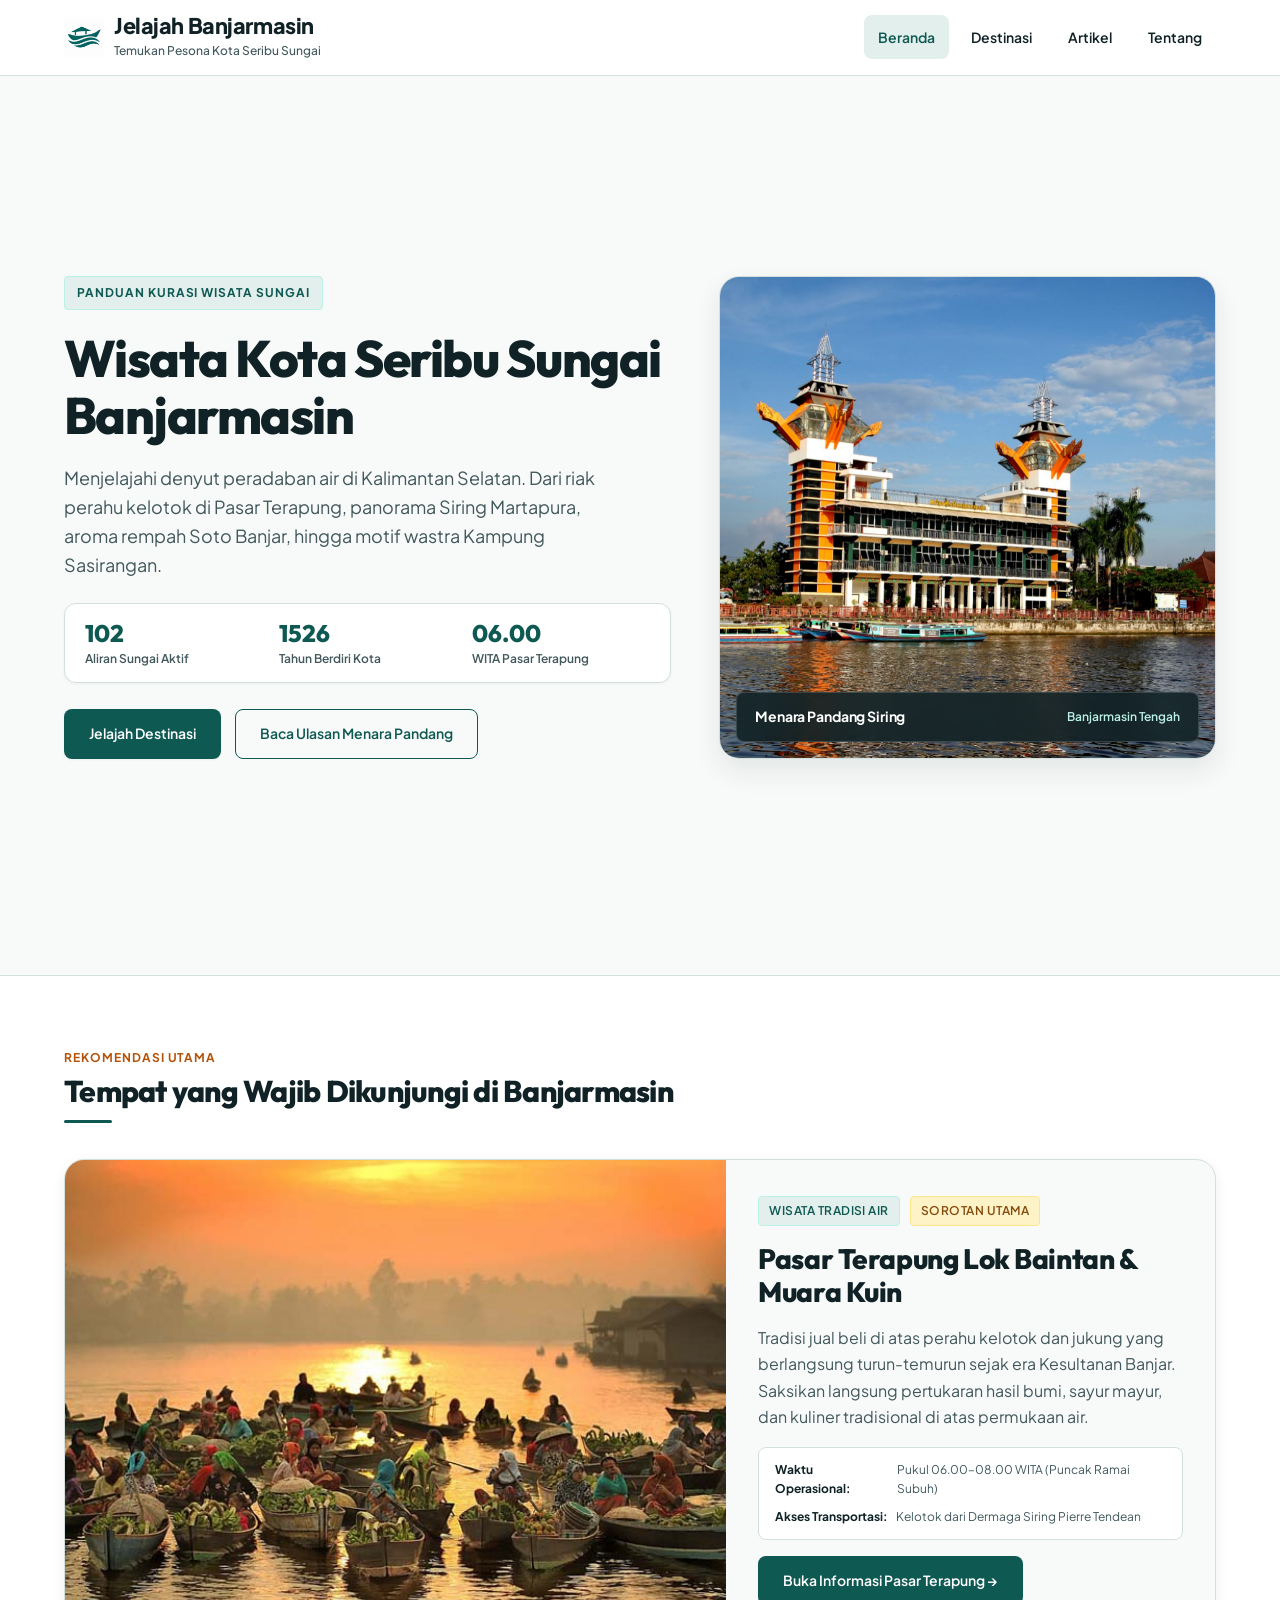
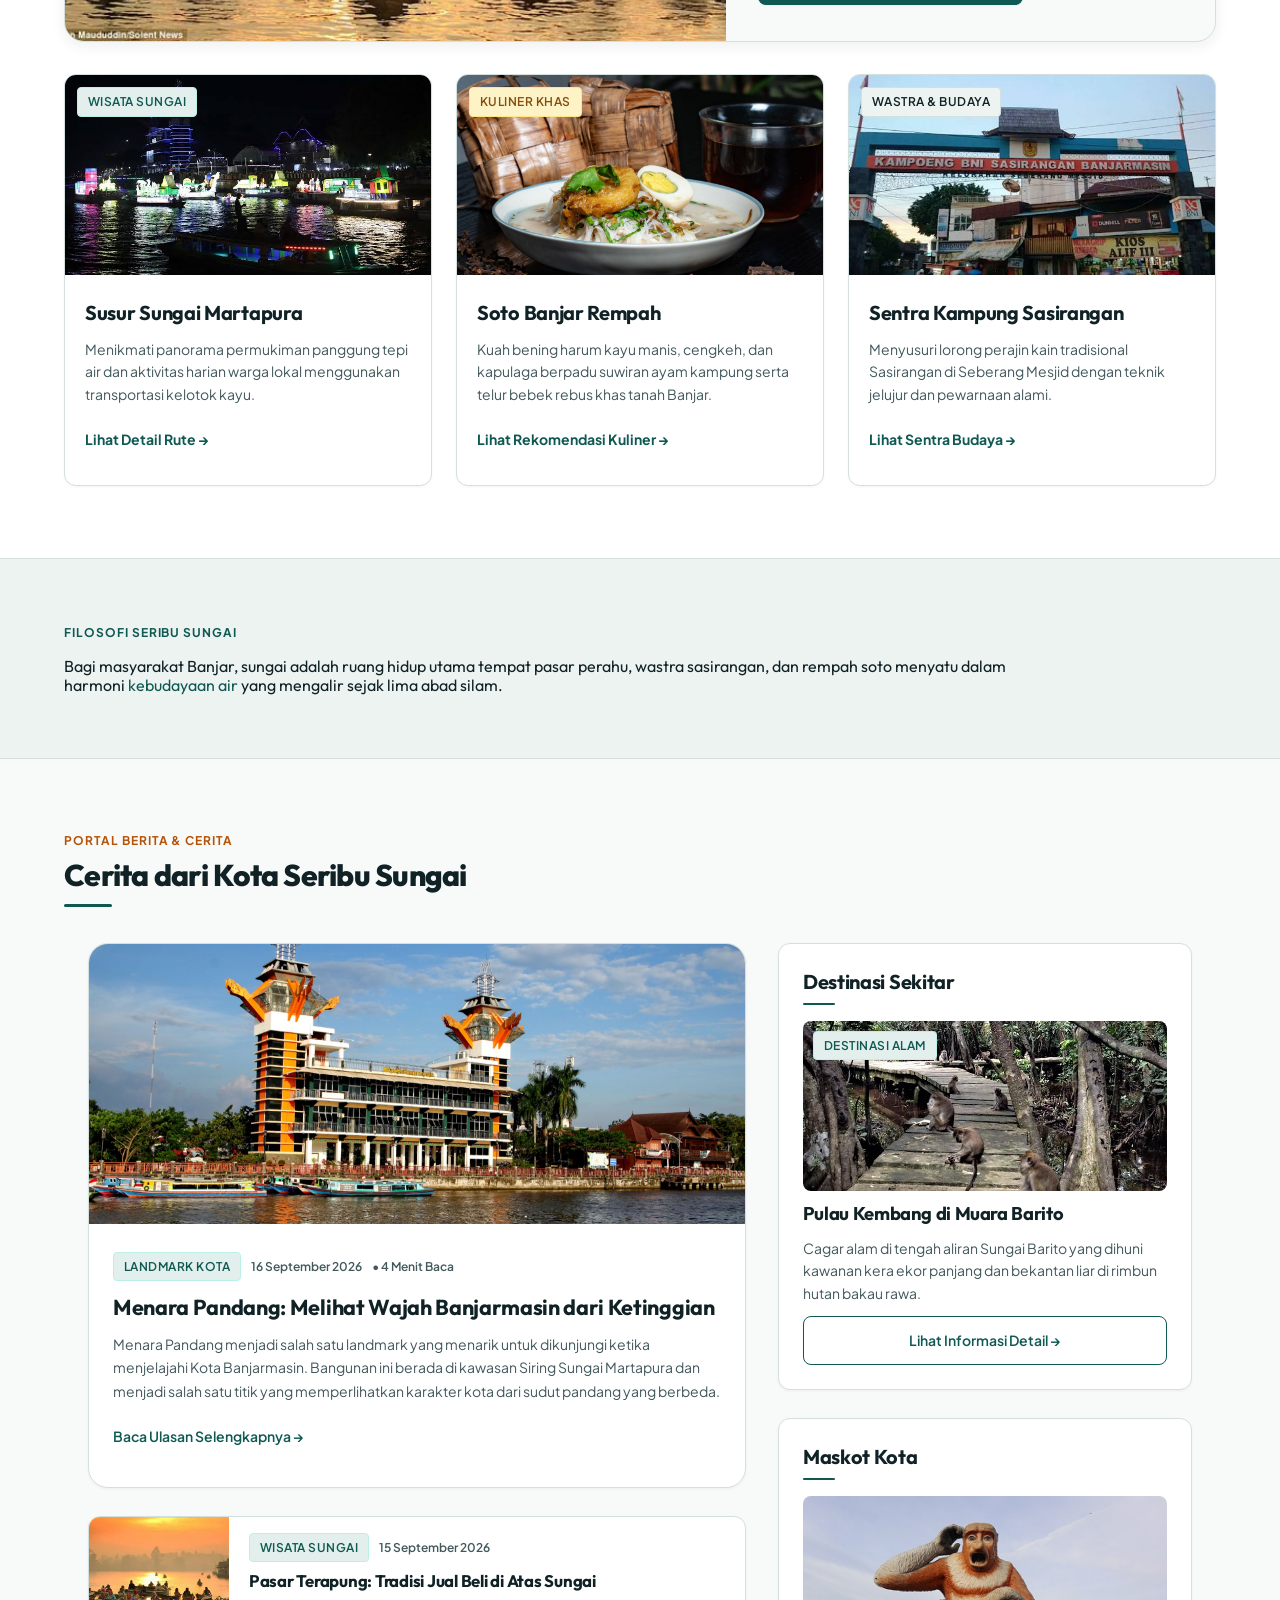
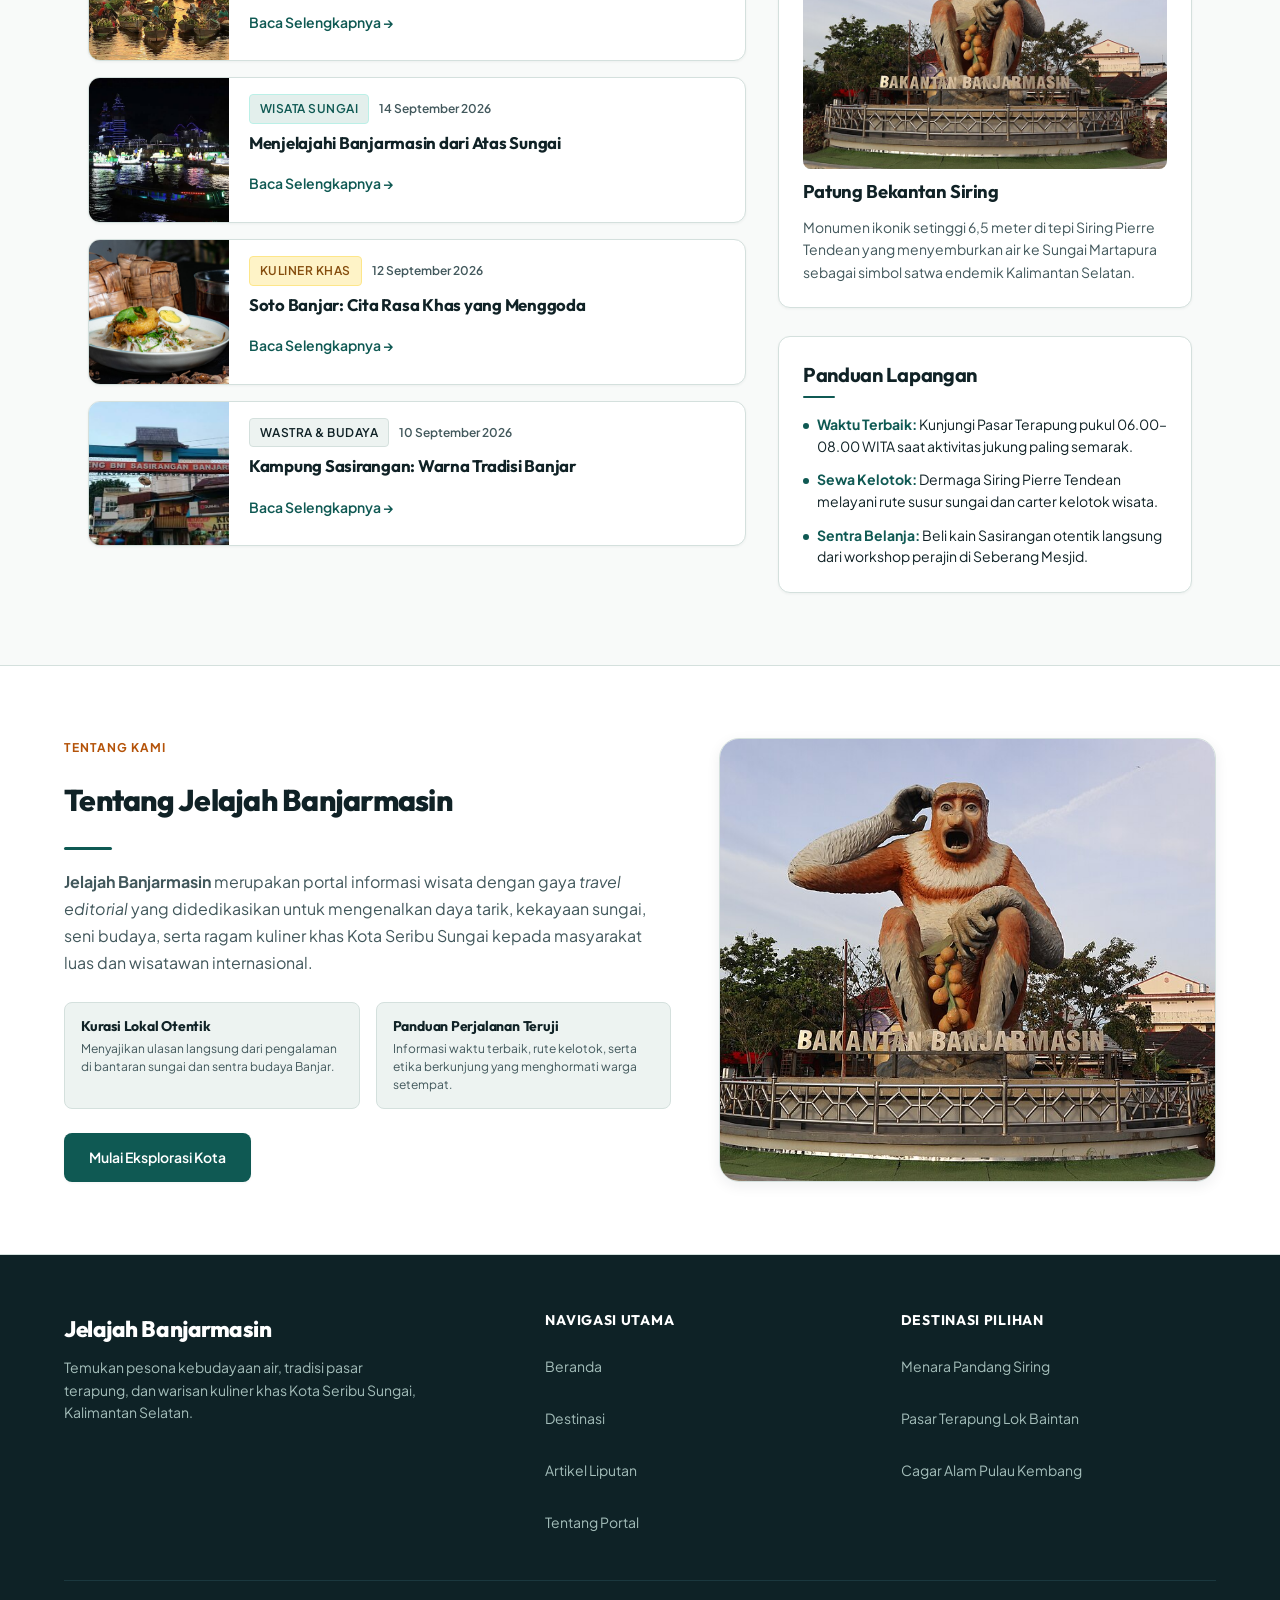
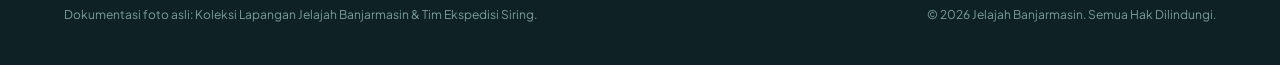
<file: index.html>
<!DOCTYPE html>
<html lang="id" data-type="place" data-radius="soft" data-buttons="solid" data-motion>

<head>
    <meta charset="UTF-8">
    <meta name="viewport" content="width=device-width, initial-scale=1.0, viewport-fit=cover">
    <meta name="description"
        content="Jelajah Banjarmasin: portal kurasi wisata Kota Seribu Sungai. Temukan pesona Pasar Terapung, susur sungai kelotok, kuliner Soto Banjar, dan wastra Sasirangan.">
    <meta name="site-kind" content="other">
    <meta name="page-type" content="place">
    <meta name="page-kind" content="place">
    <title>Jelajah Banjarmasin - Wisata Kota Seribu Sungai Kalimantan Selatan</title>

    <!-- Distinctive Typography (Outfit Display + Plus Jakarta Sans Body) -->
    <link rel="preconnect" href="https://fonts.googleapis.com">
    <link rel="preconnect" href="https://fonts.gstatic.com" crossorigin>
    <link
        href="https://fonts.googleapis.com/css2?family=Outfit:wght@500;600;700;800&family=Plus+Jakarta+Sans:ital,wght@0,400;0,500;0,600;0,700;1,400&display=swap"
        rel="stylesheet">

    <!-- Stylesheet -->
    <link rel="stylesheet" href="style.css">

    <!-- Favicon -->
    <link rel="icon" type="image/png" href="favicon.png">
    <link rel="apple-touch-icon" href="favicon.png">

    <!-- Motion & Moments Readiness Scripts -->
    <script>document.documentElement.classList.add('m-enter'); setTimeout(() => document.documentElement.classList.add('m-enter-done'), 700)</script>
    <script>document.documentElement.classList.add('mo-js'); setTimeout(() => document.documentElement.classList.add('mo-safe'), 2500)</script>
    <link rel="modulepreload" href="assets/moments/moments.js">
    <link rel="modulepreload" href="assets/moments/lib.js">
    <link rel="modulepreload" href="assets/moments/word-highlight/moment.js">
</head>

<body>

    <!-- ACCESSIBILITY SKIP LINK -->
    <a class="skip-link" href="#beranda">Lewati ke konten utama</a>

    <!-- SITE HEADER & NAVIGATION -->
    <header class="site-header">
        <div class="wrap header-container">
            <div class="brand">
                <a href="#beranda" class="brand-link">
                    <img src="image/logo.png" alt="Logo Jelajah Banjarmasin" class="brand-logo" width="40" height="40">
                    <span class="brand-text">
                        <span class="site-title">Jelajah Banjarmasin</span>
                        <span class="site-tagline">Temukan Pesona Kota Seribu Sungai</span>
                    </span>
                </a>
            </div>
            <nav class="main-nav" aria-label="Navigasi Utama">
                <ul class="nav-list">
                    <li><a href="#beranda" class="nav-link active">Beranda</a></li>
                    <li><a href="#destinasi" class="nav-link">Destinasi</a></li>
                    <li><a href="#artikel" class="nav-link">Artikel</a></li>
                    <li><a href="#tentang" class="nav-link">Tentang</a></li>
                </ul>
            </nav>
        </div>
    </header>

    <!-- MAIN CONTENT -->
    <main>

        <!-- 1. HERO SECTION (Fills Screen 1, Hard Facts on Screen, VARIANCE 6) -->
        <section class="hero-section" id="beranda" data-enter aria-labelledby="hero-title">
            <div class="wrap hero-grid">
                <div class="hero-content">
                    <span class="hero-kicker">Panduan Kurasi Wisata Sungai</span>
                    <h1 id="hero-title" class="hero-title">Wisata Kota Seribu Sungai Banjarmasin</h1>
                    <p class="hero-description">
                        Menjelajahi denyut peradaban air di Kalimantan Selatan. Dari riak perahu kelotok di Pasar
                        Terapung, panorama Siring Martapura, aroma rempah Soto Banjar, hingga motif wastra Kampung
                        Sasirangan.
                    </p>
                    <div class="hero-facts">
                        <div class="fact-item">
                            <span class="fact-val">102</span>
                            <span class="fact-label">Aliran Sungai Aktif</span>
                        </div>
                        <div class="fact-item">
                            <span class="fact-val">1526</span>
                            <span class="fact-label">Tahun Berdiri Kota</span>
                        </div>
                        <div class="fact-item">
                            <span class="fact-val">06.00</span>
                            <span class="fact-label">WITA Pasar Terapung</span>
                        </div>
                    </div>
                    <div class="hero-actions">
                        <a href="#destinasi" class="btn btn-primary">Jelajah Destinasi</a>
                        <a href="artikel/menara-pandang.html" class="btn btn-outline">Baca Ulasan Menara Pandang</a>
                    </div>
                </div>
                <div class="hero-visual-frame">
                    <img src="image/menara-pandang.jpeg"
                        alt="Pemandangan Menara Pandang Siring Sungai Martapura Banjarmasin" fetchpriority="high">
                    <div class="hero-visual-caption">
                        <span class="caption-landmark">Menara Pandang Siring</span>
                        <span class="caption-tag">Banjarmasin Tengah</span>
                    </div>
                </div>
            </div>
        </section>

        <!-- 2. DESTINASI UNGGULAN (VARIANCE 6: Asymmetric Featured Lead + 3 Diverse Columns) -->
        <section class="destinations-section" id="destinasi" aria-labelledby="destinasi-title">
            <div class="wrap">
                <div class="section-header">
                    <span class="section-subtitle">Rekomendasi Utama</span>
                    <h2 id="destinasi-title" class="section-title">Tempat yang Wajib Dikunjungi di Banjarmasin</h2>
                    <div class="title-divider"></div>
                </div>

                <div class="destinations-asymmetric-layout">
                    <!-- Featured Destination: Pasar Terapung -->
                    <article class="destination-featured">
                        <div class="featured-image-box">
                            <img src="image/pasar-terapung.jpg" alt="Aktivitas pedagang di Pasar Terapung Banjarmasin"
                                loading="lazy">
                        </div>
                        <div class="featured-body">
                            <div class="featured-meta-top">
                                <span class="category-badge badge-river">Wisata Tradisi Air</span>
                                <span class="category-badge badge-warm">Sorotan Utama</span>
                            </div>
                            <h3 class="featured-title">Pasar Terapung Lok Baintan &amp; Muara Kuin</h3>
                            <p class="featured-excerpt">
                                Tradisi jual beli di atas perahu kelotok dan jukung yang berlangsung turun-temurun sejak
                                era Kesultanan Banjar. Saksikan langsung pertukaran hasil bumi, sayur mayur, dan kuliner
                                tradisional di atas permukaan air.
                            </p>
                            <div class="featured-logistics">
                                <div class="logistics-row">
                                    <span class="logistics-label">Waktu Operasional:</span>
                                    <span>Pukul 06.00–08.00 WITA (Puncak Ramai Subuh)</span>
                                </div>
                                <div class="logistics-row">
                                    <span class="logistics-label">Akses Transportasi:</span>
                                    <span>Kelotok dari Dermaga Siring Pierre Tendean</span>
                                </div>
                            </div>
                            <a href="artikel/pasar-terapung.html" class="btn btn-primary">Buka Informasi Pasar Terapung
                                &rarr;</a>
                        </div>
                    </article>

                    <!-- Subgrid: 3 Diverse Columns -->
                    <div class="destinations-subgrid">
                        <!-- Card 1: Susur Sungai -->
                        <div class="destination-card">
                            <div class="card-image-box">
                                <img src="image/susur-sungai.jpeg"
                                    alt="Perjalanan jukung dan kelotok menyusuri Sungai Martapura" loading="lazy">
                                <span class="category-badge card-badge badge-river">Wisata Sungai</span>
                            </div>
                            <div class="card-body">
                                <h3 class="card-title">Susur Sungai Martapura</h3>
                                <p class="card-excerpt">
                                    Menikmati panorama permukiman panggung tepi air dan aktivitas harian warga lokal
                                    menggunakan transportasi kelotok kayu.
                                </p>
                                <a href="artikel/susur-sungai.html" class="card-link">Lihat Detail Rute &rarr;</a>
                            </div>
                        </div>

                        <!-- Card 2: Soto Banjar -->
                        <div class="destination-card">
                            <div class="card-image-box">
                                <img src="image/kuliner-soto-banjar.jpg"
                                    alt="Hidangan khas Soto Banjar hangat berbumbu rempah" loading="lazy">
                                <span class="category-badge card-badge badge-warm">Kuliner Khas</span>
                            </div>
                            <div class="card-body">
                                <h3 class="card-title">Soto Banjar Rempah</h3>
                                <p class="card-excerpt">
                                    Kuah bening harum kayu manis, cengkeh, dan kapulaga berpadu suwiran ayam kampung
                                    serta telur bebek rebus khas tanah Banjar.
                                </p>
                                <a href="artikel/soto-banjar.html" class="card-link">Lihat Rekomendasi Kuliner
                                    &rarr;</a>
                            </div>
                        </div>

                        <!-- Card 3: Kampung Sasirangan -->
                        <div class="destination-card">
                            <div class="card-image-box">
                                <img src="image/kampung_sasirangan.jpeg"
                                    alt="Deretan kain batik tradisional Sasirangan khas Banjar" loading="lazy">
                                <span class="category-badge card-badge">Wastra &amp; Budaya</span>
                            </div>
                            <div class="card-body">
                                <h3 class="card-title">Sentra Kampung Sasirangan</h3>
                                <p class="card-excerpt">
                                    Menyusuri lorong perajin kain tradisional Sasirangan di Seberang Mesjid dengan
                                    teknik jelujur dan pewarnaan alami.
                                </p>
                                <a href="artikel/kampung-sasirangan.html" class="card-link">Lihat Sentra Budaya
                                    &rarr;</a>
                            </div>
                        </div>
                    </div>
                </div>
            </div>
        </section>

        <!-- 3. DEALT STATEMENT MOMENT (word-highlight) -->
        <section class="statement-moment" id="filosofi" data-moment="word-highlight"
            aria-label="Filosofi Sungai Banjarmasin">
            <div class="wrap">
                <span class="statement-label">Filosofi Seribu Sungai</span>
                <p class="mo-wh__text">
                    Bagi masyarakat Banjar, sungai adalah ruang hidup utama tempat pasar perahu, wastra sasirangan, dan
                    rempah soto menyatu dalam harmoni <strong>kebudayaan air</strong> yang mengalir sejak lima abad
                    silam.
                </p>
            </div>
        </section>

        <!-- 4. ARTIKEL & COMPANION RAIL (VARIANCE 6 & DENSITY 4) -->
        <section class="articles-section" id="artikel" aria-labelledby="artikel-title">
            <div class="wrap">
                <div class="section-header">
                    <span class="section-subtitle">Portal Berita &amp; Cerita</span>
                    <h2 id="artikel-title" class="section-title">Cerita dari Kota Seribu Sungai</h2>
                    <div class="title-divider"></div>
                </div>

                <div class="content-wrapper">
                    <!-- Left Column: Editorial Articles Stream -->
                    <div class="articles-stream">
                        <!-- Featured Article Card: Menara Pandang -->
                        <article class="article-card-featured">
                            <div class="lead-image-box">
                                <img src="image/menara-pandang.jpeg" alt="Menara Pandang Siring Sungai Martapura"
                                    loading="lazy">
                            </div>
                            <div class="lead-content">
                                <div class="article-meta">
                                    <span class="category-badge badge-river">Landmark Kota</span>
                                    <time datetime="2026-09-16" class="meta-date">16 September 2026</time>
                                    <span>• 4 Menit Baca</span>
                                </div>
                                <h3 class="article-title">Menara Pandang: Melihat Wajah Banjarmasin dari Ketinggian</h3>
                                <p class="article-summary">
                                    Menara Pandang menjadi salah satu landmark yang menarik untuk dikunjungi ketika
                                    menjelajahi Kota Banjarmasin. Bangunan ini berada di kawasan Siring Sungai Martapura
                                    dan menjadi salah satu titik yang memperlihatkan karakter kota dari sudut pandang
                                    yang berbeda.
                                </p>
                                <a href="artikel/menara-pandang.html" class="btn-read-more">Baca Ulasan Selengkapnya
                                    &rarr;</a>
                            </div>
                        </article>

                        <!-- Compact Editorial Rows (Articles 2–5) -->
                        <div class="compact-articles-list">
                            <!-- Article 2: Pasar Terapung -->
                            <article class="article-card-compact">
                                <div class="compact-image-box">
                                    <img src="image/pasar-terapung.jpg"
                                        alt="Perahu-perahu pedagang di kawasan Pasar Terapung Banjarmasin"
                                        loading="lazy">
                                </div>
                                <div class="compact-content">
                                    <div class="article-meta">
                                        <span class="category-badge badge-river">Wisata Sungai</span>
                                        <time datetime="2026-09-15" class="meta-date">15 September 2026</time>
                                    </div>
                                    <h3 class="compact-title">
                                        <a href="artikel/pasar-terapung.html">Pasar Terapung: Tradisi Jual Beli di Atas
                                            Sungai</a>
                                    </h3>
                                    <a href="artikel/pasar-terapung.html" class="btn-read-more">Baca Selengkapnya
                                        &rarr;</a>
                                </div>
                            </article>

                            <!-- Article 3: Susur Sungai -->
                            <article class="article-card-compact">
                                <div class="compact-image-box">
                                    <img src="image/susur-sungai.jpeg"
                                        alt="Aktivitas wisata susur sungai menggunakan kelotok" loading="lazy">
                                </div>
                                <div class="compact-content">
                                    <div class="article-meta">
                                        <span class="category-badge badge-river">Wisata Sungai</span>
                                        <time datetime="2026-09-14" class="meta-date">14 September 2026</time>
                                    </div>
                                    <h3 class="compact-title">
                                        <a href="artikel/susur-sungai.html">Menjelajahi Banjarmasin dari Atas Sungai</a>
                                    </h3>
                                    <a href="artikel/susur-sungai.html" class="btn-read-more">Baca Selengkapnya
                                        &rarr;</a>
                                </div>
                            </article>

                            <!-- Article 4: Soto Banjar -->
                            <article class="article-card-compact">
                                <div class="compact-image-box">
                                    <img src="image/kuliner-soto-banjar.jpg"
                                        alt="Mangkuk Soto Banjar lezat khas olahan rempah lokal" loading="lazy">
                                </div>
                                <div class="compact-content">
                                    <div class="article-meta">
                                        <span class="category-badge badge-warm">Kuliner Khas</span>
                                        <time datetime="2026-09-12" class="meta-date">12 September 2026</time>
                                    </div>
                                    <h3 class="compact-title">
                                        <a href="artikel/soto-banjar.html">Soto Banjar: Cita Rasa Khas yang Menggoda</a>
                                    </h3>
                                    <a href="artikel/soto-banjar.html" class="btn-read-more">Baca Selengkapnya
                                        &rarr;</a>
                                </div>
                            </article>

                            <!-- Article 5: Kampung Sasirangan -->
                            <article class="article-card-compact">
                                <div class="compact-image-box">
                                    <img src="image/kampung_sasirangan.jpeg"
                                        alt="Proses dan keindahan motif kain Sasirangan di Kampung Sasirangan"
                                        loading="lazy">
                                </div>
                                <div class="compact-content">
                                    <div class="article-meta">
                                        <span class="category-badge">Wastra &amp; Budaya</span>
                                        <time datetime="2026-09-10" class="meta-date">10 September 2026</time>
                                    </div>
                                    <h3 class="compact-title">
                                        <a href="artikel/kampung-sasirangan.html">Kampung Sasirangan: Warna Tradisi
                                            Banjar</a>
                                    </h3>
                                    <a href="artikel/kampung-sasirangan.html" class="btn-read-more">Baca Selengkapnya
                                        &rarr;</a>
                                </div>
                            </article>
                        </div>
                    </div>

                    <!-- Right Column: Sidebar / Travel Companion Rail -->
                    <aside class="sidebar">
                        <!-- Widget 1: Destinasi Sekitar: Pulau Kembang -->
                        <div class="sidebar-widget">
                            <h3 class="widget-title">Destinasi Sekitar</h3>
                            <div class="widget-divider"></div>
                            <div class="aside-card">
                                <div class="aside-image-box">
                                    <img src="image/Pulau-Kembang.jpg"
                                        alt="Habitat alami fauna dan keindahan pulau di tengah Sungai Barito Pulau Kembang"
                                        loading="lazy">
                                    <span class="category-badge aside-badge badge-river">Destinasi Alam</span>
                                </div>
                                <h4 class="aside-card-title">Pulau Kembang di Muara Barito</h4>
                                <p class="aside-description">
                                    Cagar alam di tengah aliran Sungai Barito yang dihuni kawanan kera ekor panjang dan
                                    bekantan liar di rimbun hutan bakau rawa.
                                </p>
                                <a href="artikel/pulau-kembang.html" class="btn btn-outline">Lihat Informasi Detail
                                    &rarr;</a>
                            </div>
                        </div>

                        <!-- Widget 2: Maskot Kebanggaan: Patung Bekantan -->
                        <div class="sidebar-widget">
                            <h3 class="widget-title">Maskot Kota</h3>
                            <div class="widget-divider"></div>
                            <div class="mascot-card">
                                <div class="mascot-image-box">
                                    <img src="image/Patung_Bekantan_Banjarmasin.JPG"
                                        alt="Patung Bekantan ikonik di tepi Siring Sungai Martapura" loading="lazy">
                                </div>
                                <h4 class="aside-card-title">Patung Bekantan Siring</h4>
                                <p class="aside-description">
                                    Monumen ikonik setinggi 6,5 meter di tepi Siring Pierre Tendean yang menyemburkan
                                    air ke Sungai Martapura sebagai simbol satwa endemik Kalimantan Selatan.
                                </p>
                            </div>
                        </div>

                        <!-- Widget 3: Panduan Logistik & Jam Operasional -->
                        <div class="sidebar-widget">
                            <h3 class="widget-title">Panduan Lapangan</h3>
                            <div class="widget-divider"></div>
                            <ul class="tips-list">
                                <li>
                                    <strong>Waktu Terbaik:</strong> Kunjungi Pasar Terapung pukul 06.00–08.00 WITA saat
                                    aktivitas jukung paling semarak.
                                </li>
                                <li>
                                    <strong>Sewa Kelotok:</strong> Dermaga Siring Pierre Tendean melayani rute susur
                                    sungai dan carter kelotok wisata.
                                </li>
                                <li>
                                    <strong>Sentra Belanja:</strong> Beli kain Sasirangan otentik langsung dari workshop
                                    perajin di Seberang Mesjid.
                                </li>
                            </ul>
                        </div>
                    </aside>
                </div>
            </div>
        </section>

        <!-- 5. TENTANG SECTION (With Authentic Visual & CTA Button) -->
        <section class="about-section" id="tentang" aria-labelledby="tentang-title">
            <div class="wrap about-grid">
                <div class="about-content">
                    <span class="section-subtitle">Tentang Kami</span>
                    <h2 id="tentang-title" class="section-title">Tentang Jelajah Banjarmasin</h2>
                    <div class="title-divider"></div>
                    <p class="about-description">
                        <strong>Jelajah Banjarmasin</strong> merupakan portal informasi wisata dengan gaya <em>travel
                            editorial</em> yang didedikasikan untuk mengenalkan daya tarik, kekayaan sungai, seni
                        budaya, serta ragam kuliner khas Kota Seribu Sungai kepada masyarakat luas dan wisatawan
                        internasional.
                    </p>
                    <div class="about-pillars">
                        <div class="pillar-box">
                            <h3 class="pillar-title">Kurasi Lokal Otentik</h3>
                            <p class="pillar-text">Menyajikan ulasan langsung dari pengalaman di bantaran sungai dan
                                sentra budaya Banjar.</p>
                        </div>
                        <div class="pillar-box">
                            <h3 class="pillar-title">Panduan Perjalanan Teruji</h3>
                            <p class="pillar-text">Informasi waktu terbaik, rute kelotok, serta etika berkunjung yang
                                menghormati warga setempat.</p>
                        </div>
                    </div>
                    <div class="hero-actions">
                        <a href="#destinasi" class="btn btn-primary">Mulai Eksplorasi Kota</a>
                    </div>
                </div>
                <div class="about-visual">
                    <img src="image/Patung_Bekantan_Banjarmasin.JPG"
                        alt="Patung Bekantan di tepi Sungai Martapura Banjarmasin" loading="lazy">
                </div>
            </div>
        </section>

    </main>

    <!-- 6. SITE FOOTER -->
    <footer class="site-footer">
        <div class="wrap footer-container">
            <div class="footer-top">
                <div class="footer-brand">
                    <span class="footer-title">Jelajah Banjarmasin</span>
                    <p class="footer-tagline">Temukan pesona kebudayaan air, tradisi pasar terapung, dan warisan kuliner
                        khas Kota Seribu Sungai, Kalimantan Selatan.</p>
                </div>
                <div>
                    <h3 class="footer-col-title">Navigasi Utama</h3>
                    <ul class="footer-links">
                        <li><a href="#beranda">Beranda</a></li>
                        <li><a href="#destinasi">Destinasi</a></li>
                        <li><a href="#artikel">Artikel Liputan</a></li>
                        <li><a href="#tentang">Tentang Portal</a></li>
                    </ul>
                </div>
                <div>
                    <h3 class="footer-col-title">Destinasi Pilihan</h3>
                    <ul class="footer-links">
                        <li><a href="artikel/menara-pandang.html">Menara Pandang Siring</a></li>
                        <li><a href="artikel/pasar-terapung.html">Pasar Terapung Lok Baintan</a></li>
                        <li><a href="artikel/pulau-kembang.html">Cagar Alam Pulau Kembang</a></li>
                    </ul>
                </div>
            </div>
            <div class="footer-bottom">
                <p class="footer-credits">Dokumentasi foto asli: Koleksi Lapangan Jelajah Banjarmasin &amp; Tim
                    Ekspedisi Siring.</p>
                <p class="footer-copy">&copy; 2026 Jelajah Banjarmasin. Semua Hak Dilindungi.</p>
            </div>
        </div>
    </footer>

    <!-- Moments JS Loader -->
    <script type="module" src="assets/moments/moments.js"></script>

</body>

</html>
</file>
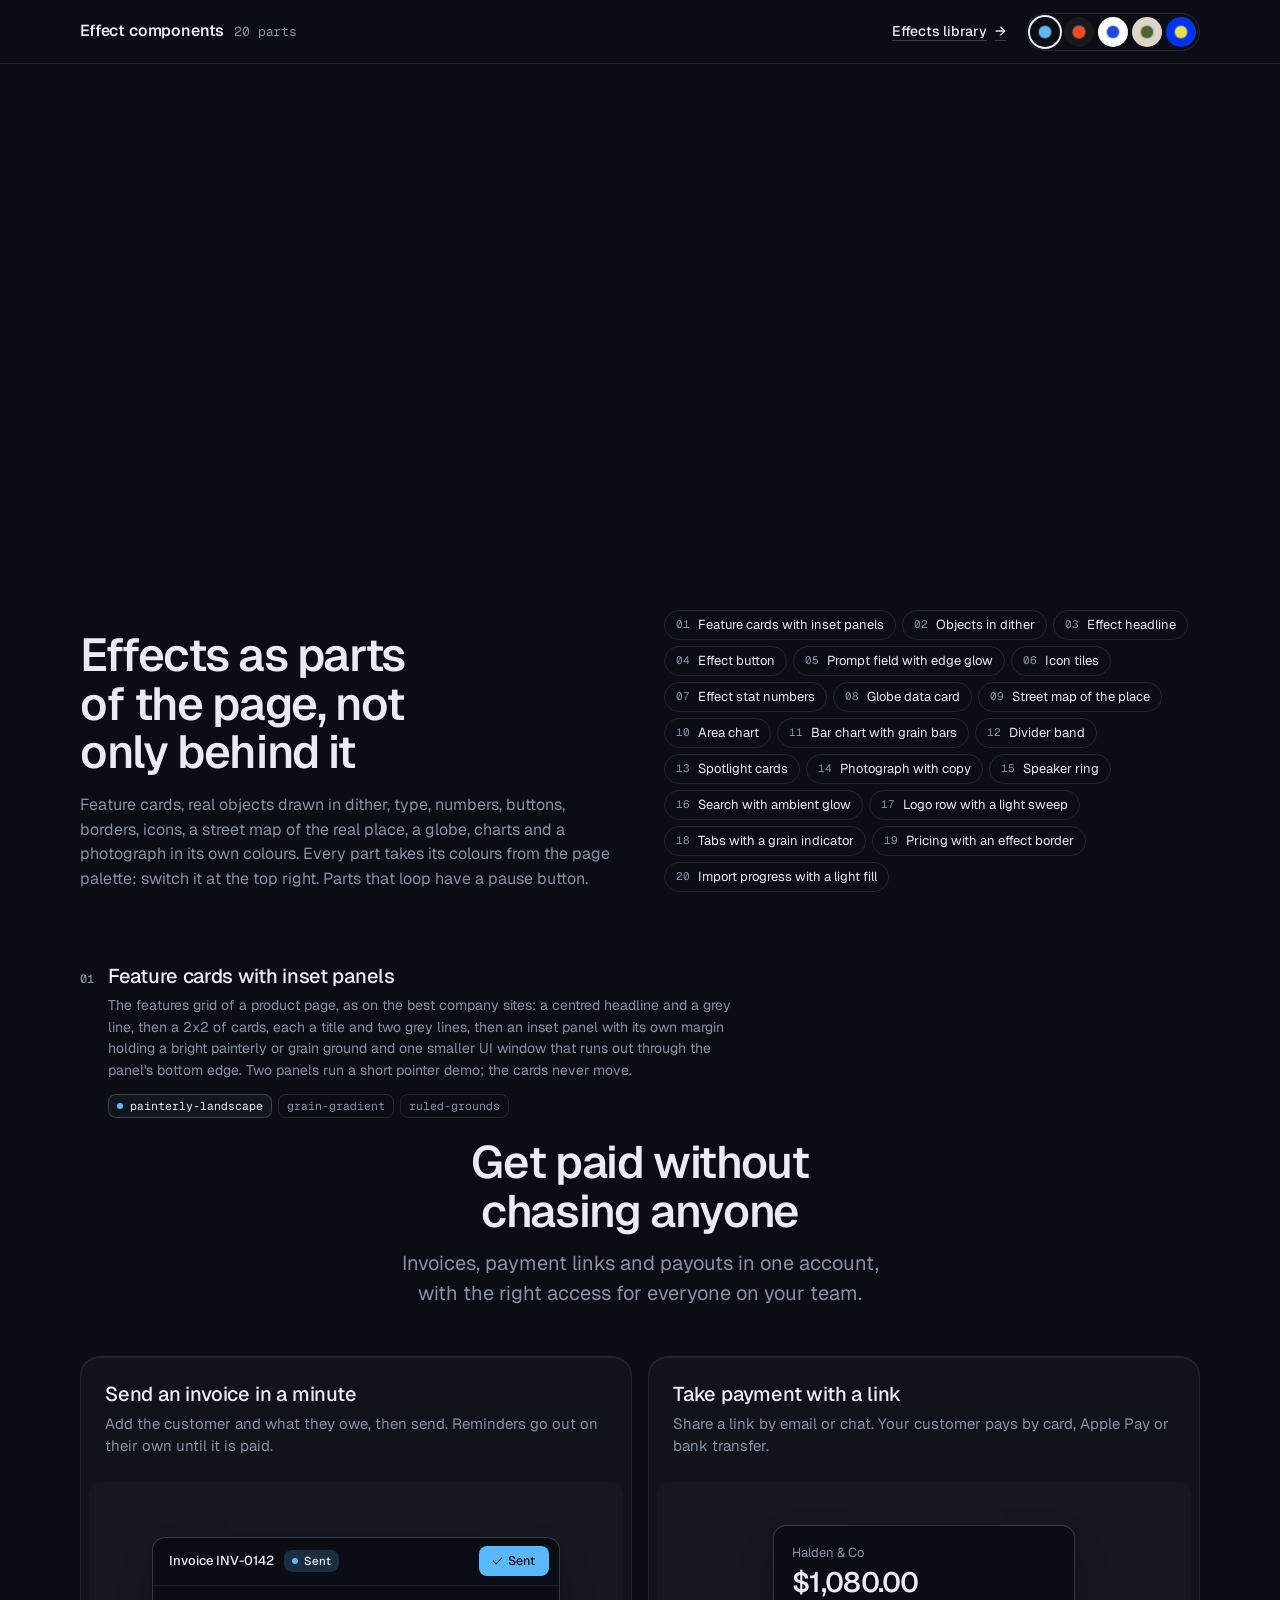
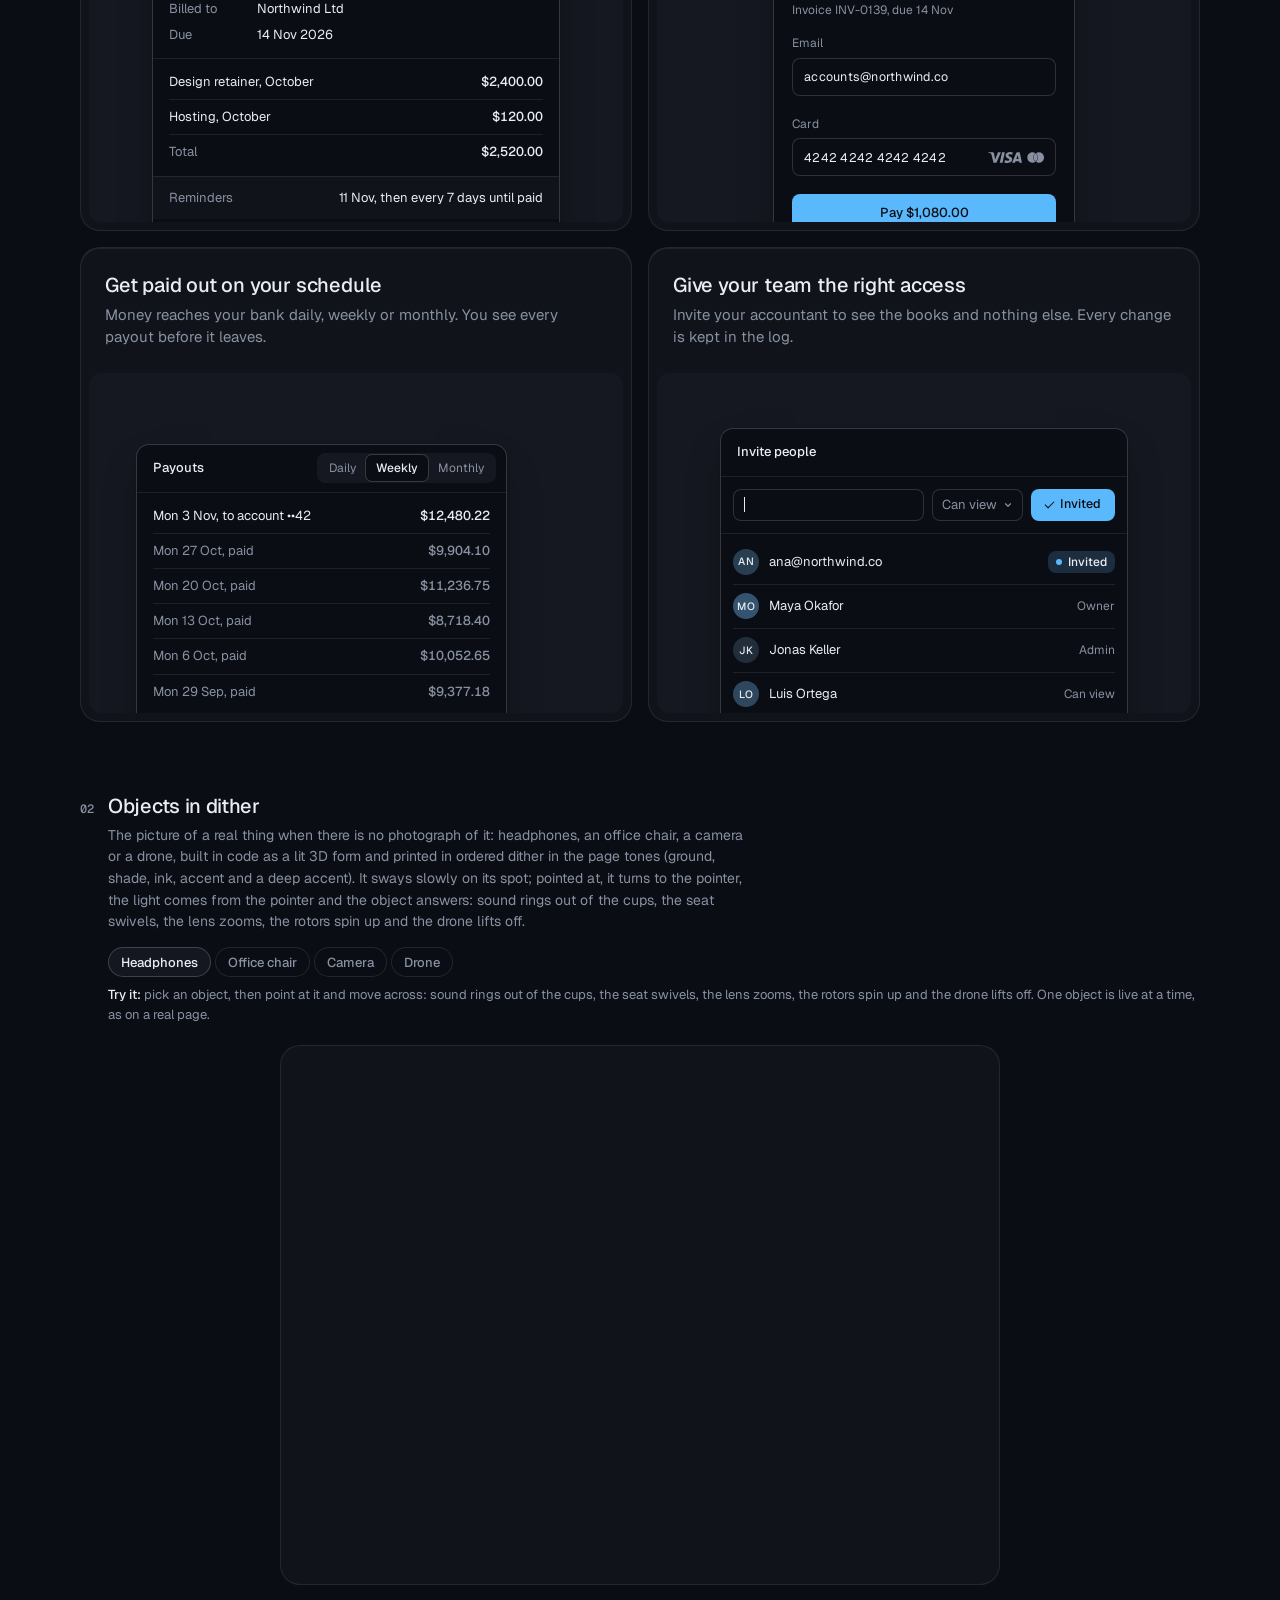
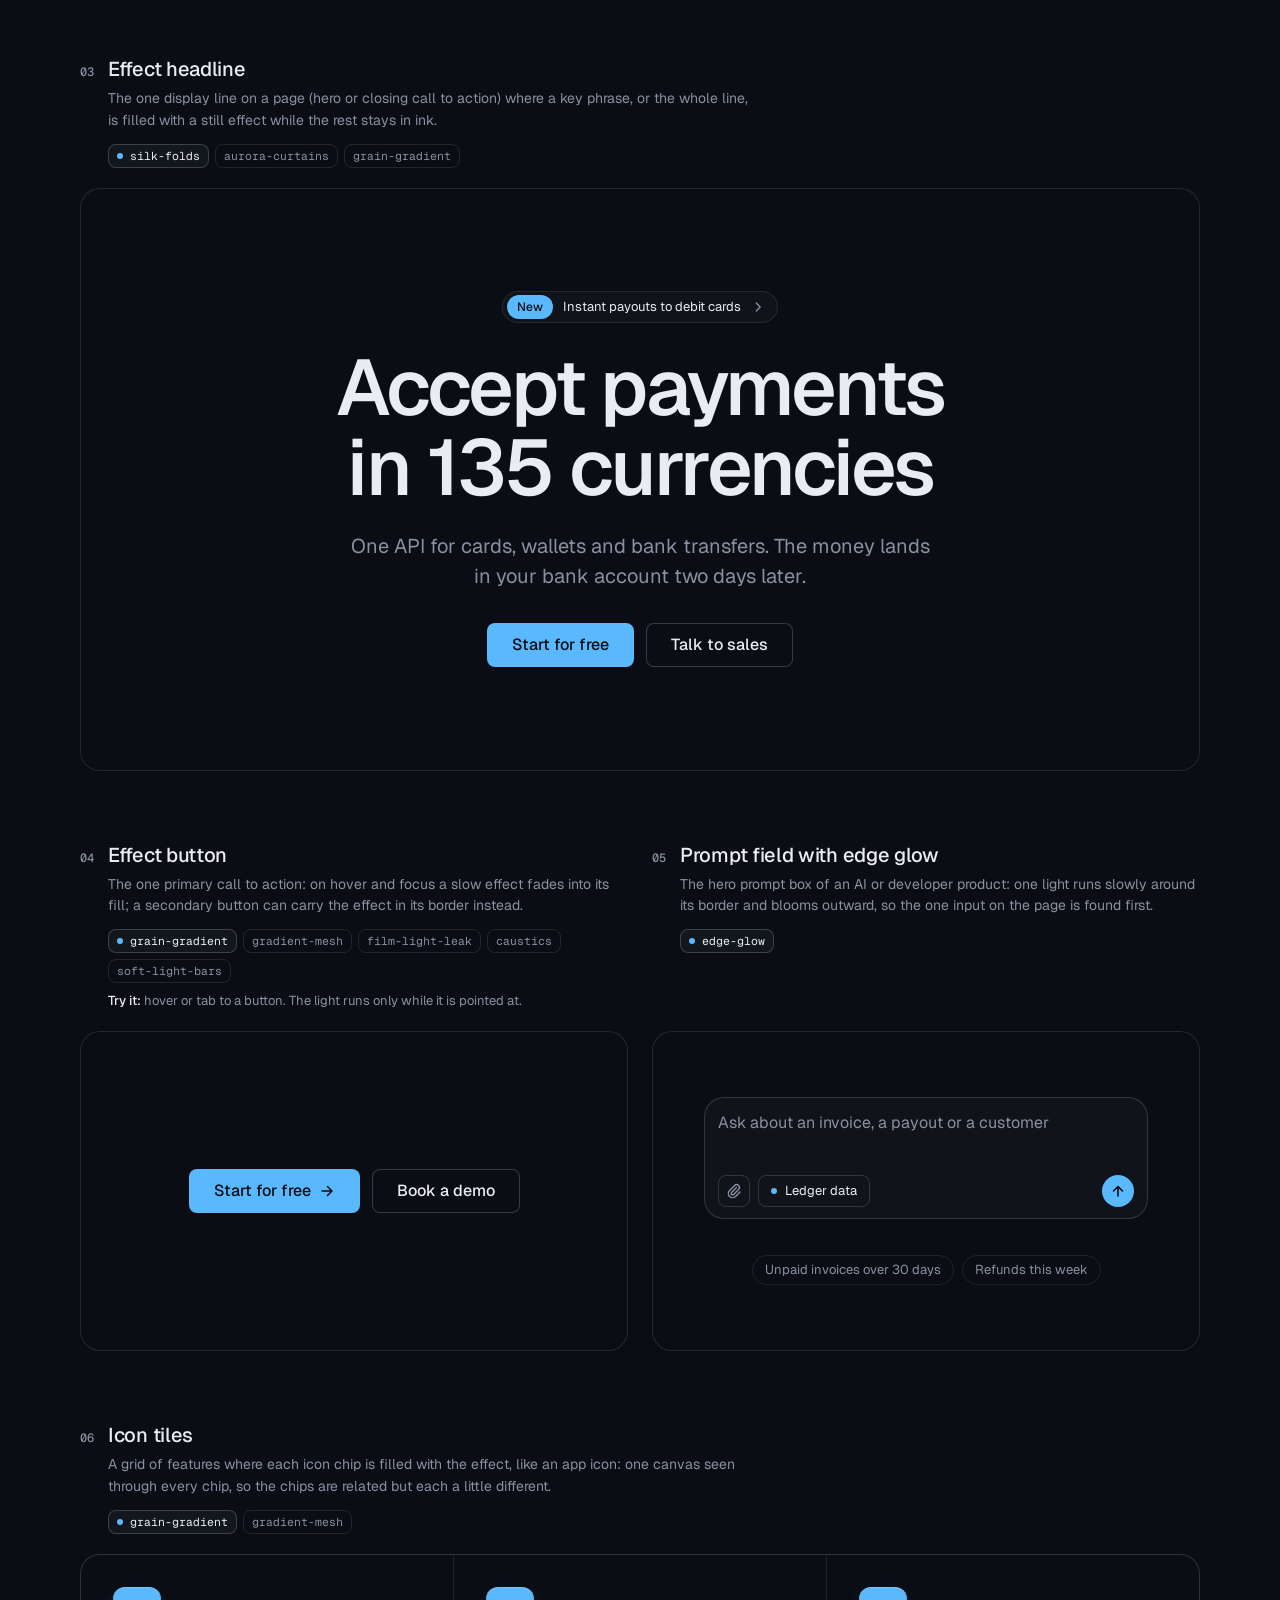
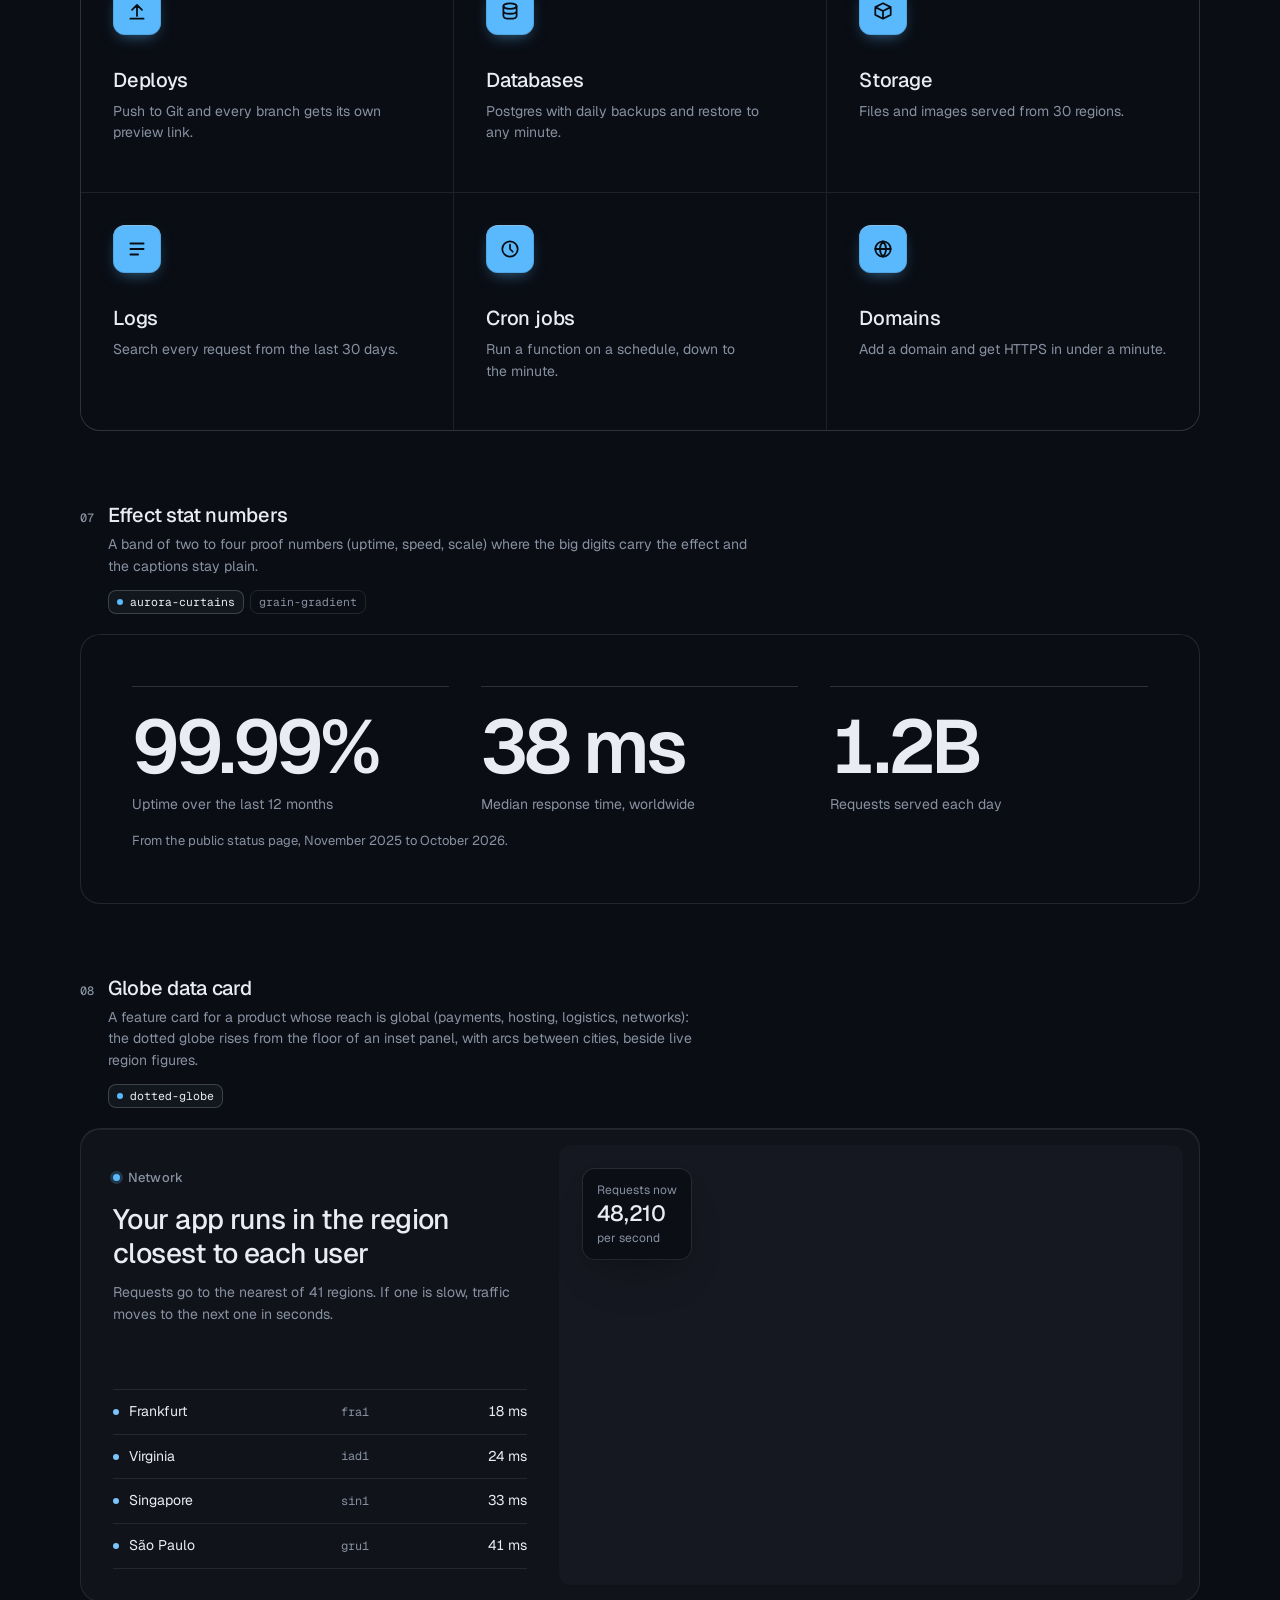
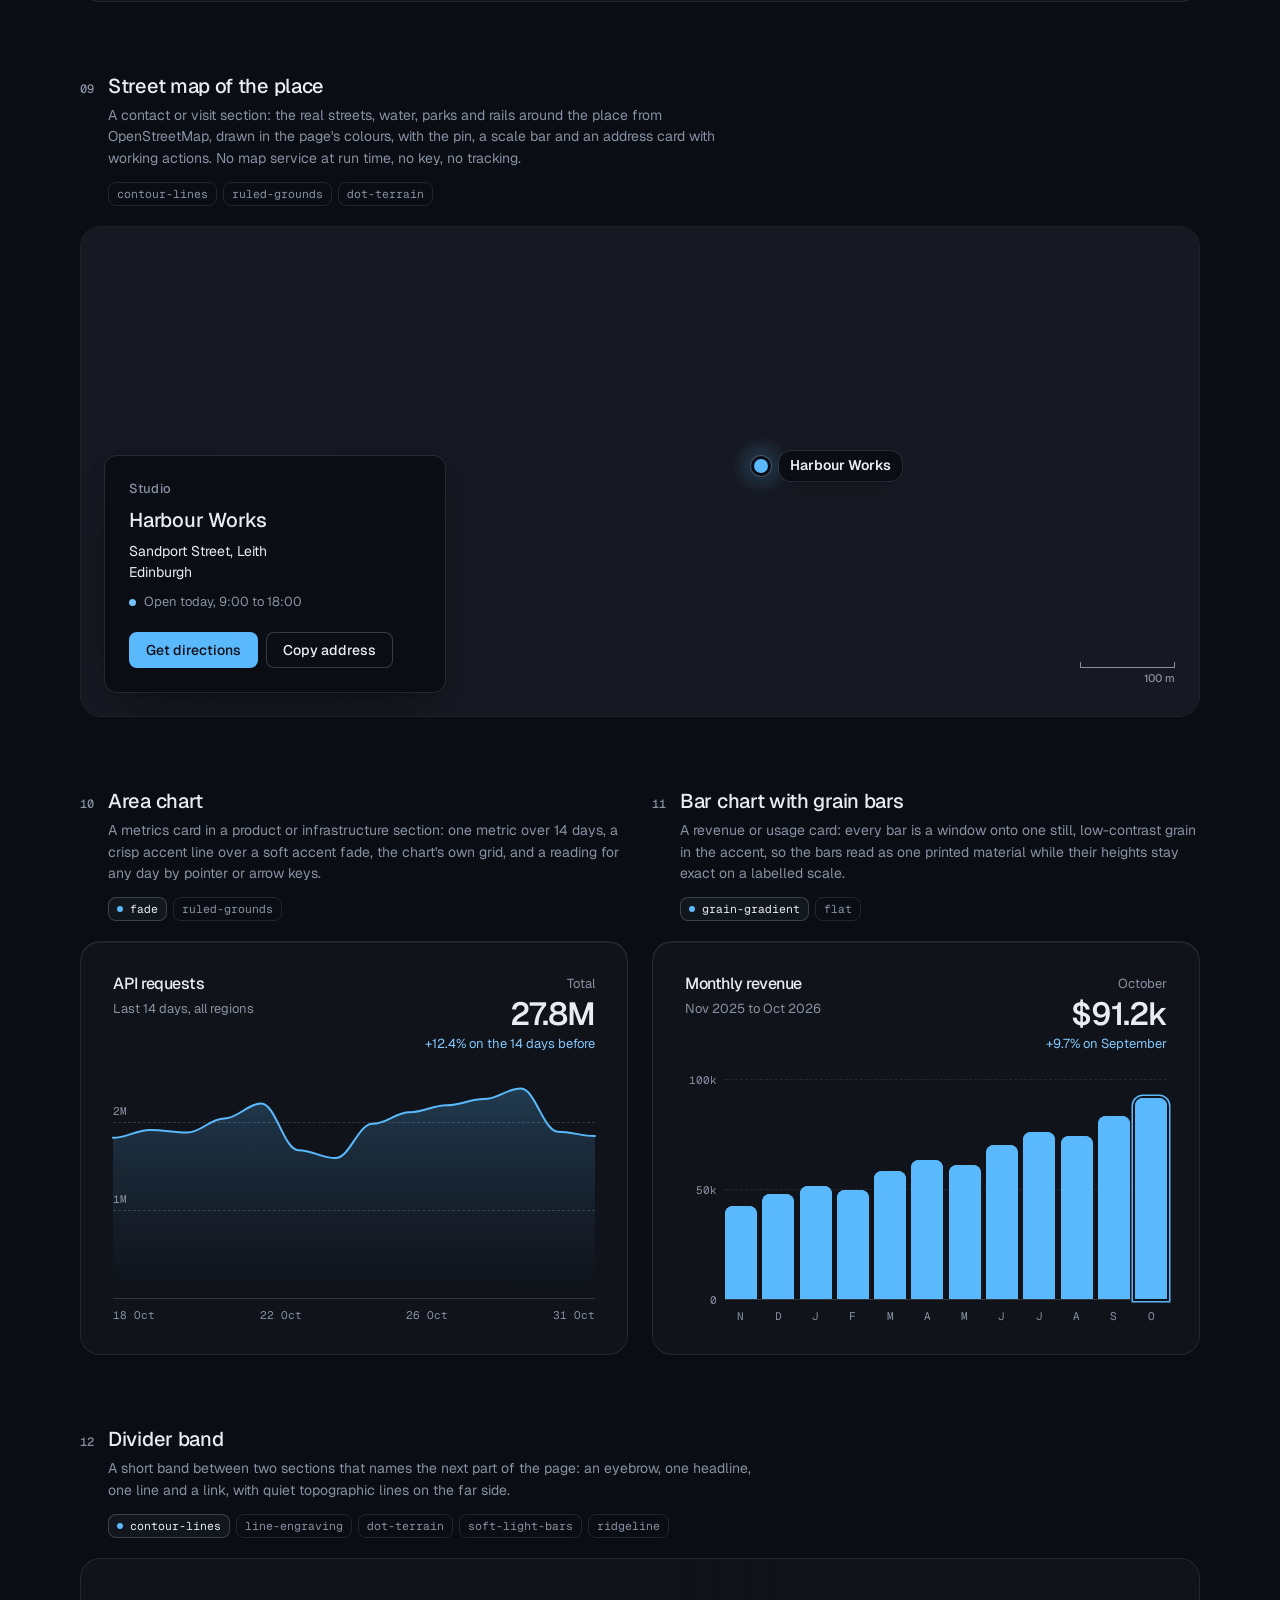
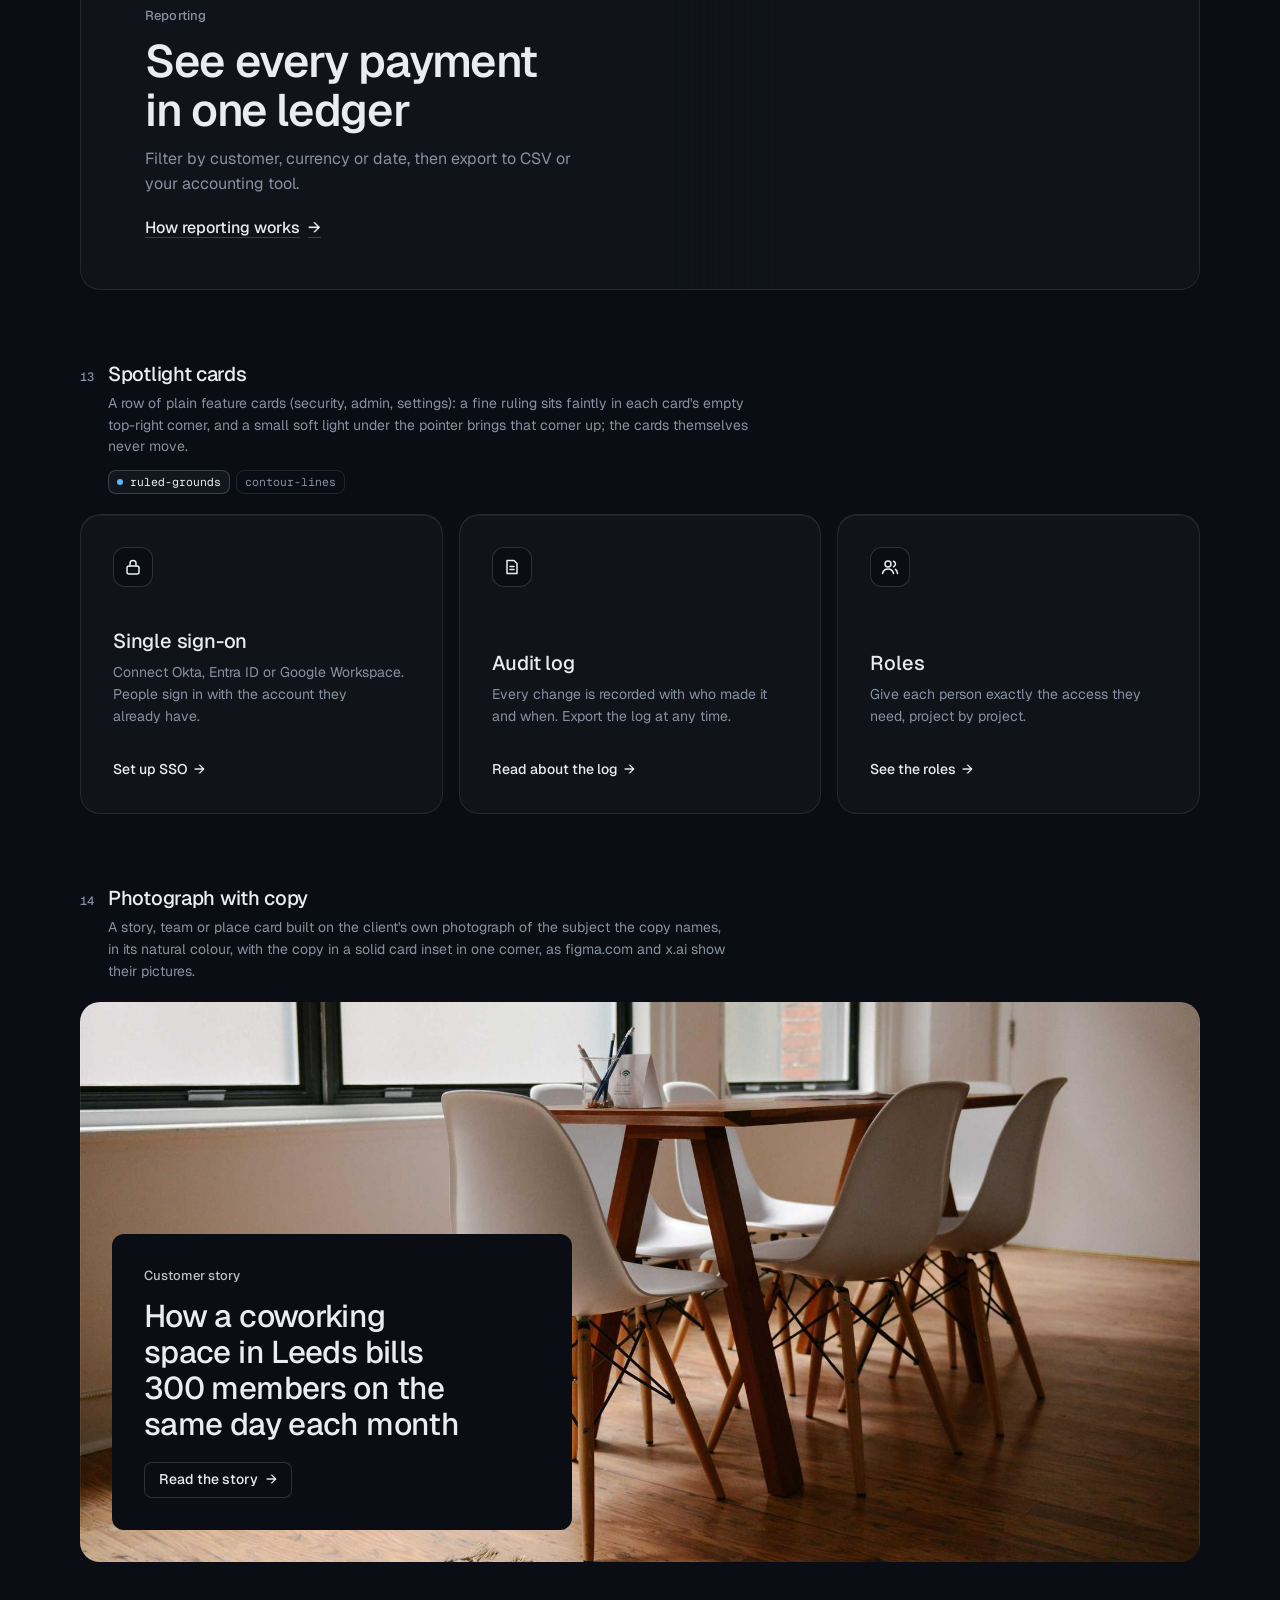
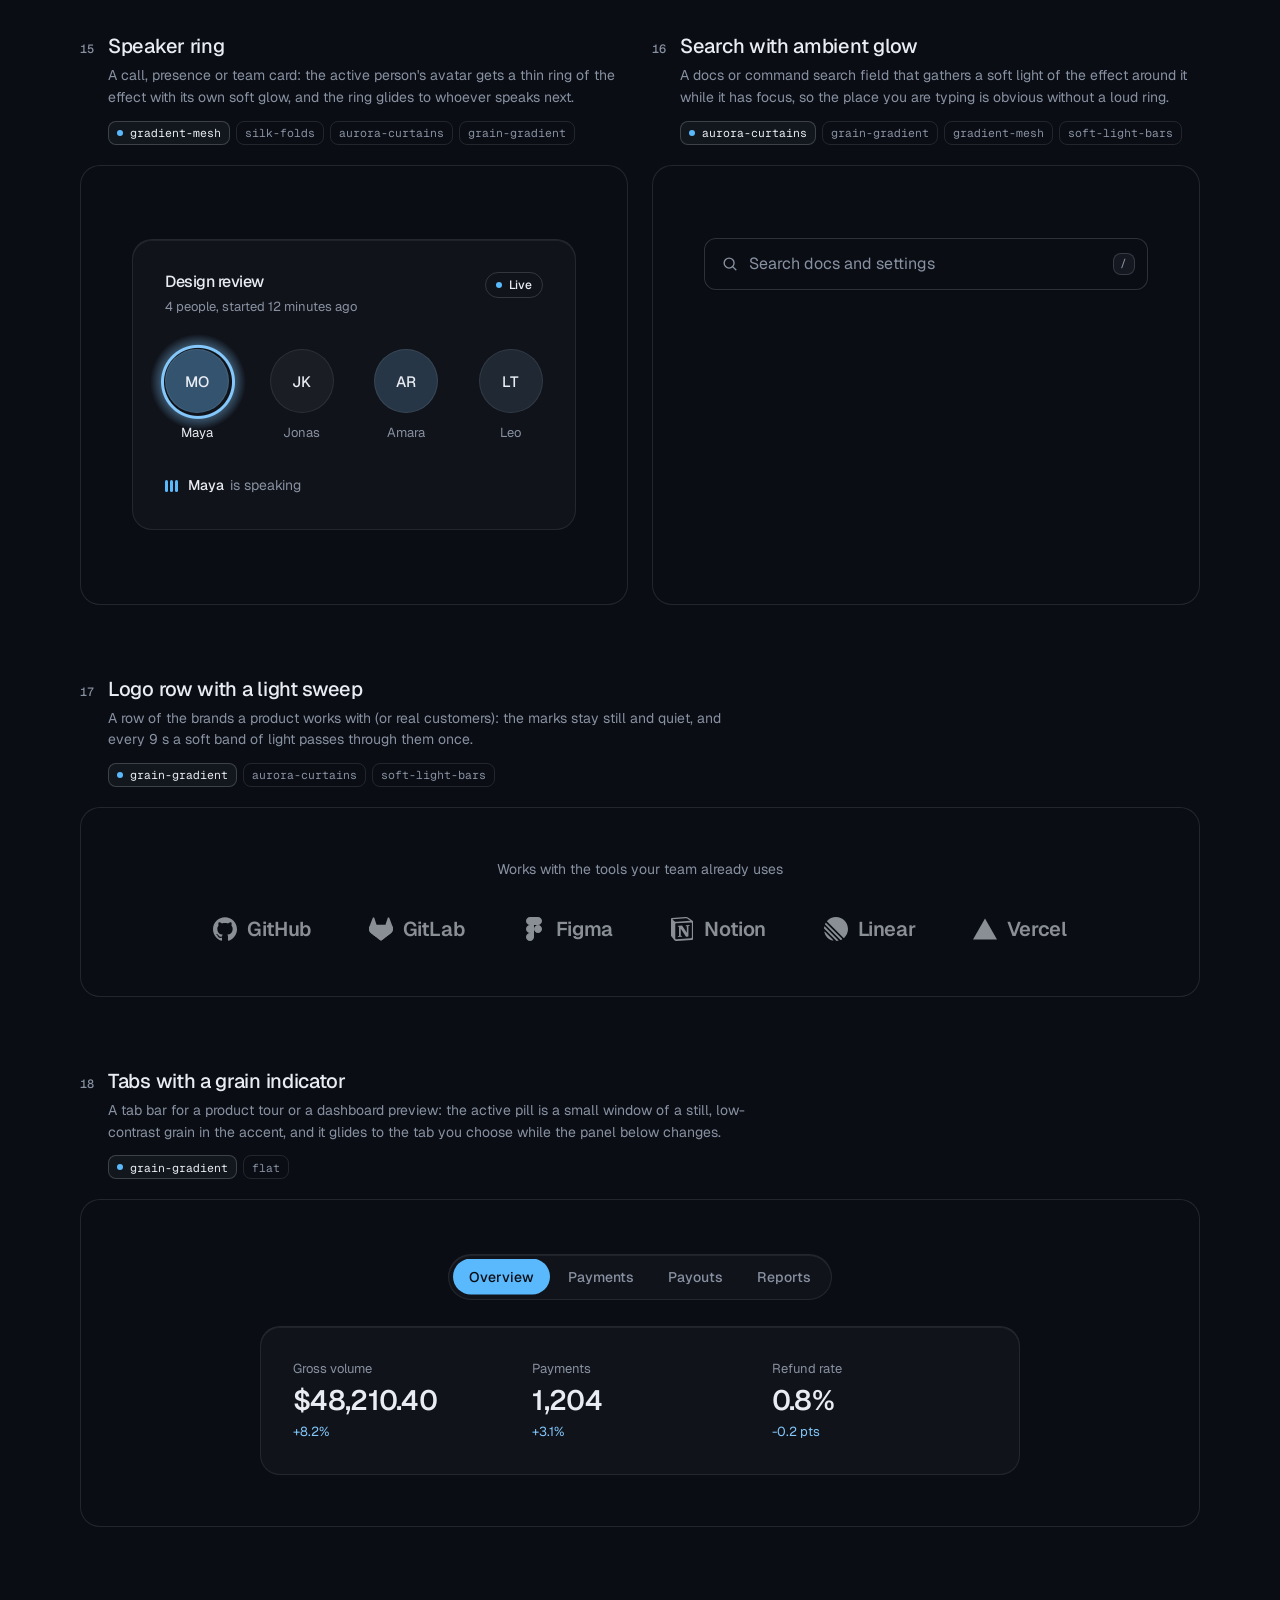
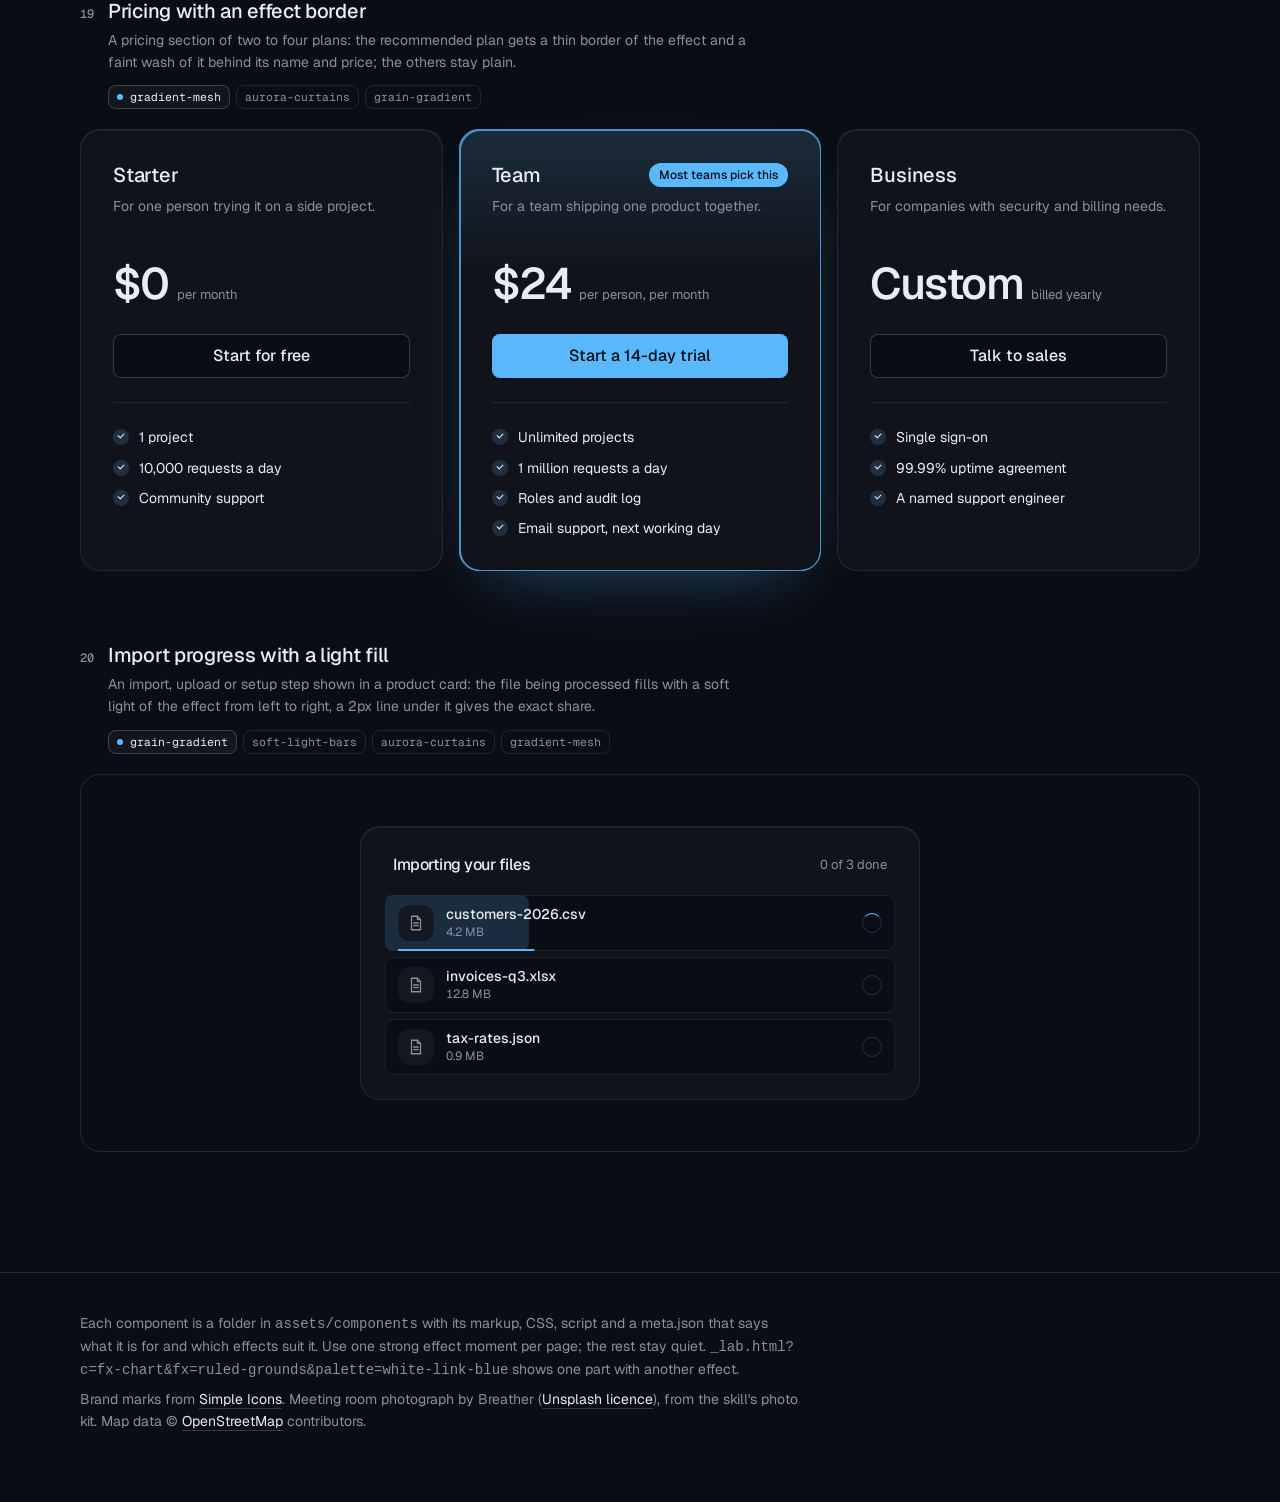
<file: assets/components/index.html>
<!doctype html>
<html lang="en" data-radius="soft">
<head>
<script>window.__tpGlMax = 16;   /* a gallery shows many live effects at once; a page of a site keeps the default 4 (fx.js) */</script>
<meta charset="utf-8">
<meta name="viewport" content="width=device-width, initial-scale=1">
<title>Effect components</title>
<link rel="preconnect" href="https://fonts.googleapis.com">
<link rel="preconnect" href="https://fonts.gstatic.com" crossorigin>
<link href="https://fonts.googleapis.com/css2?family=Geist:wght@100..900&family=Geist+Mono:wght@400..600&display=swap" rel="stylesheet">
<link rel="stylesheet" href="../system.css">
<link rel="stylesheet" href="./base.css">
<style>
  :root {
    --font-display: "Geist", system-ui, sans-serif;
    --font-text: "Geist", system-ui, sans-serif;
    --font-mono: "Geist Mono", ui-monospace, monospace;
    --display-weight: 560;
    --display-tracking: -0.03em;
    --container: 1200px;
  }
  body { min-height: 100vh; }
  .top {
    position: sticky; top: 0; z-index: 50; height: 64px; background: var(--bg);
    border-bottom: 1px solid var(--line);
  }
  .top .container { height: 100%; display: flex; align-items: center; justify-content: space-between; gap: 16px; }
  .brand { display: flex; align-items: center; gap: 10px; font-weight: 560; letter-spacing: -0.01em; }
  .brand small { font: 400 13px/1 var(--font-mono); color: var(--muted); }
  .top nav { display: flex; align-items: center; gap: 20px; }
  .top nav a.link { font-size: 14px; }
  .swatches { display: flex; gap: 4px; padding: 3px; border: 1px solid var(--line); border-radius: 999px; background: var(--bg); }
  .swatches button {
    width: 30px; height: 30px; border-radius: 999px; border: 0; padding: 0; cursor: pointer; position: relative;
    background: var(--sw-bg);
  }
  .swatches button::after {
    content: ""; position: absolute; inset: 9px; border-radius: 999px; background: var(--sw-accent);
    box-shadow: 0 0 0 1px color-mix(in oklab, var(--sw-ink) 25%, transparent);
  }
  .swatches button[aria-pressed="true"] { box-shadow: 0 0 0 2px var(--ink); }
  .swatches button:focus-visible { outline-offset: 3px; }

  .intro { padding-block: 64px 40px; display: grid; grid-template-columns: minmax(0, 6fr) minmax(0, 6fr); gap: 48px; align-items: end; }
  .intro h1 { font-size: clamp(34px, 2.2vw + 18px, 52px); line-height: 1.05; max-width: 15ch; }
  .intro p { margin-top: 16px; color: var(--muted); font-size: var(--t-body); line-height: 1.55; max-width: 52ch; }
  .index { display: flex; flex-wrap: wrap; gap: 6px; justify-content: flex-start; }
  @media (max-width: 1023px) { .intro { grid-template-columns: minmax(0, 1fr); gap: 28px; } }
  .index a {
    display: inline-flex; align-items: center; gap: 8px; height: 30px; padding: 0 11px; border-radius: 999px;
    border: 1px solid var(--line); font-size: 13px; color: var(--ink);
    transition: border-color var(--dur) var(--ease), background-color var(--dur) var(--ease);
  }
  .index a span { font-family: var(--font-mono); font-size: 11px; color: var(--muted); }
  .index a:hover { border-color: var(--line-strong); background: color-mix(in oklab, var(--ink) 4%, var(--bg)); }

  /* every part spans two rows of the list (its notes, its stage) as a subgrid, so the two parts of a
     half-width pair share one notes height and one stage height: their stages start and end level */
  .list { display: grid; grid-template-columns: repeat(2, minmax(0, 1fr)); column-gap: 24px; row-gap: 0; padding-bottom: 120px; }
  .sc { grid-column: 1 / -1; grid-row: span 2; display: grid; grid-template-rows: subgrid; row-gap: 20px; min-width: 0; scroll-margin-top: 88px; padding-top: 72px; }
  .sc:first-child { padding-top: 0; }
  .sc.is-half { grid-column: auto; }
  .sc.is-half .sc__stage:not(.is-center) { display: grid; }
  .sc__meta { display: grid; grid-template-columns: auto 1fr; column-gap: 14px; row-gap: 6px; align-items: baseline; align-content: start; }
  .sc__note { grid-column: 2; margin: 2px 0 0; font-size: 13px; color: var(--muted); }
  .sc__note::before { content: "Try it: "; color: var(--ink); font-weight: 500; }
  .sc__no { font: 500 12px/1 var(--font-mono); color: var(--muted); padding-top: 2px; }
  .sc__name { font: 500 20px/1.25 var(--font-text); letter-spacing: -0.015em; margin: 0; }
  .sc__for { grid-column: 2; color: var(--muted); font-size: 14px; line-height: 1.55; max-width: 72ch; margin: 0; }
  .sc__fx { grid-column: 2; display: flex; flex-wrap: wrap; gap: 6px; margin-top: 6px; }
  .sc__fx li {
    font: 400 11.5px/1 var(--font-mono); color: var(--muted); height: 24px; display: inline-flex; align-items: center;
    padding: 0 8px; border-radius: var(--r-sm); border: 1px solid var(--line);
  }
  .sc__fx li.is-on { color: var(--ink); border-color: var(--line-strong); background: color-mix(in oklab, var(--ink) 5%, var(--bg)); }
  .sc__fx li.is-on::before { content: ""; width: 6px; height: 6px; border-radius: 99px; background: var(--accent); margin-right: 7px; }
  .sc__stage {
    position: relative; min-width: 0; border: 1px solid var(--line); border-radius: var(--r-lg);
    padding: clamp(20px, 4vw, 56px); background: var(--bg);
  }
  .sc__stage.is-tall { padding-block: clamp(56px, 8vw, 120px); }
  .sc__stage.is-flush { padding: 0; border: 0; }
  .sc__stage.is-center { display: grid; place-items: center; min-height: 320px; }
  /* one object, at a size a page would give it */
  #fx-dither-object .sc__stage { display: grid; justify-items: center; }
  #fx-dither-object .cx-obj { width: min(100%, 720px); }
  .sc__pick { grid-column: 2; display: flex; flex-wrap: wrap; gap: 4px; margin-top: 8px; }
  .sc__pick button {
    height: 30px; padding: 0 12px; border-radius: 999px; border: 1px solid var(--line); background: var(--bg);
    font: 500 13px/1 var(--font-text); color: var(--muted); cursor: pointer;
  }
  .sc__pick button:hover { color: var(--ink); border-color: var(--line-strong); }
  .sc__pick button[aria-pressed="true"] { color: var(--ink); border-color: var(--line-strong); background: color-mix(in oklab, var(--ink) 6%, var(--bg)); }
  /* the search list opens below its field: leave it room inside the frame */
  #fx-search .sc__stage { min-height: 440px; place-items: start center; padding-top: 72px; }
  .sc__stage:empty::after { content: "Loading"; color: var(--muted); font-size: 13px; }

  .foot { border-top: 1px solid var(--line); padding: 40px 0 64px; color: var(--muted); font-size: 14px; }
  .foot p { max-width: 80ch; margin: 0 0 8px; }
  .foot a { color: var(--ink); text-decoration: underline; text-decoration-color: var(--line-strong); text-underline-offset: 4px; }

  @media (max-width: 899px) {
    .list { grid-template-columns: minmax(0, 1fr); }
    .sc.is-half { grid-column: 1 / -1; }
    .top nav a.link { display: none; }
  }
  @media (max-width: 639px) {
    .intro { padding-block: 48px 32px; }
    .sc { padding-top: 48px; }
    .sc__meta { grid-template-columns: 1fr; }
    .sc__no { display: none; }
    .sc__for, .sc__fx, .sc__note, .sc__pick { grid-column: 1; }
    .sc__stage.is-center { min-height: 240px; }
    .brand small { display: none; }
  }
</style>
</head>
<body>
<header class="top">
  <div class="container">
    <div class="brand">Effect components <small id="count"></small></div>
    <nav aria-label="Palette and links">
      <a class="link" href="../effects/gallery.html">Effects library</a>
      <div class="swatches" id="swatches" role="group" aria-label="Page palette"></div>
    </nav>
  </div>
</header>

<main>
  <section class="intro container">
    <div>
      <h1>Effects as parts of the page, not only behind it</h1>
      <p id="lede">Feature cards, real objects drawn in dither, type, numbers, buttons, borders, icons, a street map of the real place, a globe, charts and a photograph in its own colours. Every part takes its colours from the page palette: switch it at the top right. Parts that loop have a pause button.</p>
    </div>
    <nav class="index" id="index" aria-label="Components"></nav>
  </section>
  <div class="container list" id="list"></div>
</main>

<footer class="foot">
  <div class="container">
    <p>Each component is a folder in <code>assets/components</code> with its markup, CSS, script and a meta.json that says what it is for and which effects suit it. Use one strong effect moment per page; the rest stay quiet. <code>_lab.html?c=fx-chart&amp;fx=ruled-grounds&amp;palette=white-link-blue</code> shows one part with another effect.</p>
    <p>Brand marks from <a href="https://simpleicons.org/">Simple Icons</a>. Meeting room photograph by Breather (<a href="https://unsplash.com/photos/DEdM9Vs6s8w">Unsplash licence</a>), from the skill's photo kit. Map data © <a href="https://www.openstreetmap.org/copyright">OpenStreetMap</a> contributors.</p>
  </div>
</footer>

<script type="module">
  import fx from '../effects/fx.js';

  // component id, layout and stage style, in page order
  const COMPONENTS = [
    { id: 'fx-feature-card', stage: 'is-flush' },
    { id: 'fx-dither-object', stage: 'is-flush', note: 'pick an object, then point at it and move across: sound rings out of the cups, the seat swivels, the lens zooms, the rotors spin up and the drone lifts off. One object is live at a time, as on a real page.' },
    { id: 'fx-headline', stage: 'is-tall' },
    { id: 'fx-button', half: true, stage: 'is-center', note: 'hover or tab to a button. The light runs only while it is pointed at.' },
    { id: 'fx-prompt', half: true, stage: 'is-center' },
    { id: 'fx-icon-tiles', stage: 'is-flush' },
    { id: 'fx-stat' },
    { id: 'fx-globe', stage: 'is-flush' },
    { id: 'fx-map', stage: 'is-flush' },
    { id: 'fx-chart', half: true, stage: 'is-flush' },
    { id: 'fx-bars', half: true, stage: 'is-flush' },
    { id: 'fx-band', stage: 'is-flush' },
    { id: 'fx-spotlight', stage: 'is-flush' },
    { id: 'fx-photo', stage: 'is-flush' },
    { id: 'fx-avatar', half: true, stage: 'is-center' },
    { id: 'fx-search', half: true, stage: 'is-center' },
    { id: 'fx-logos' },
    { id: 'fx-tabs' },
    { id: 'fx-pricing', stage: 'is-flush' },
    { id: 'fx-progress', stage: 'is-center' },
  ];

  const PALETTES = [
    { id: 'blue-black-cornflower', name: 'Night, cornflower', bg: '#0a0d14', surface: '#131824', ink: '#e9edf3', muted: '#8891a1', accent: '#5ab9fc', accentInk: '#0a0d14' },
    { id: 'graphite-safety-orange', name: 'Graphite, orange', bg: '#18191b', surface: '#222427', ink: '#eff0f1', muted: '#9c9ea3', accent: '#ff4a1f', accentInk: '#18191b' },
    { id: 'white-link-blue', name: 'White, blue', bg: '#ffffff', surface: '#f4f4f4', ink: '#111111', muted: '#6b6b6b', accent: '#1a4be0', accentInk: '#ffffff' },
    { id: 'moss-sand', name: 'Sand, moss', bg: '#ddd6c6', surface: '#d2cab8', ink: '#2a2a26', muted: '#59574e', accent: '#4f6238', accentInk: '#ffffff' },
    { id: 'cobalt-field', name: 'Cobalt field', bg: '#0034eb', surface: '#002fd6', ink: '#ffffff', muted: '#dfe4f2', accent: '#e9e34a', accentInk: '#111111' },
  ];

  const q = new URLSearchParams(location.search);
  if (q.has('time')) fx.setClock(+q.get('time'));
  if (q.has('fallback')) fx.config.forceFallback = true;
  const only = q.get('only') ? q.get('only').split(',') : null;
  const list = document.getElementById('list');
  const index = document.getElementById('index');
  const swatches = document.getElementById('swatches');

  /*
    The budget: a laptop's integrated GPU shares its memory with everything else, so this page never
    holds more than 4 live WebGL contexts. A part is started when it comes near the viewport and
    destroyed when it leaves it; still parts draw once and free their context; fx.js frees any idle
    off-screen context past 4. liveGL() counts the contexts that are open right now.
  */
  fx.config.maxLive = 4;
  const contexts = new Set();
  let peakGL = 0;
  const getContext = HTMLCanvasElement.prototype.getContext;
  HTMLCanvasElement.prototype.getContext = function (type, ...rest) {
    const c = getContext.call(this, type, ...rest);
    if (c && /webgl/i.test(type) && !contexts.has(c)) { contexts.add(c); peakGL = Math.max(peakGL, liveGL()); }
    return c;
  };
  function liveGL() {
    for (const c of contexts) if (c.isContextLost()) contexts.delete(c);
    return contexts.size;
  }

  // the dither object: one live at a time, switched here (a real page shows one object)
  const OBJECTS = {
    headphones: ['Headphones', 'Over-ear, wireless'],
    chair: ['Office chair', 'Swivel seat on five castors'],
    camera: ['Camera', 'Mirrorless, with a zoom lens'],
    drone: ['Drone', 'Four rotors and a camera'],
  };
  let object = OBJECTS[q.get('object')] ? q.get('object') : 'headphones';
  // print (ordered dither, the default) or studio (a smooth shaded render: no picker until it is anti-aliased; ?render=studio)
  let render = q.get('render') === 'studio' ? 'studio' : 'print';

  function applyPalette(p) {
    const c = fx.color;
    const action = c.contrast(p.accent, p.bg) >= 2.2 ? p.accent : p.ink;
    const actionInk = action === p.accent ? p.accentInk : p.bg;
    const s = document.documentElement.style;
    const set = (k, v) => s.setProperty(k, v);
    set('--p-bg', p.bg); set('--p-surface', p.surface); set('--p-ink', p.ink); set('--p-muted', p.muted);
    set('--p-accent', p.accent); set('--p-accent-ink', p.accentInk); set('--p-action', action); set('--p-action-ink', actionInk);
    document.documentElement.style.colorScheme = c.isDark(p.bg) ? 'dark' : 'light';
    for (const b of swatches.children) b.setAttribute('aria-pressed', String(b.dataset.id === p.id));
  }

  async function load(entry) {
    const base = `./${entry.id}/`;
    const [meta, html, mod] = await Promise.all([
      fetch(base + 'meta.json').then(r => (r.ok ? r.json() : null)),
      fetch(base + 'component.html').then(r => (r.ok ? r.text() : null)),
      import(base + 'component.js').catch(err => { console.warn(entry.id, err); return null; }),
    ]).catch(() => [null, null, null]);
    if (!meta || !html || !mod) return null;
    const link = document.createElement('link');
    link.rel = 'stylesheet';
    link.href = base + 'component.css';
    document.head.append(link);
    await new Promise(r => { link.onload = link.onerror = r; });
    return { ...entry, meta, html, mod };
  }

  function section(e, n) {
    const s = document.createElement('section');
    s.className = 'sc' + (e.half ? ' is-half' : '');
    s.id = e.id;
    const fxList = (e.meta.effects || []).map(id => `<li class="${id === e.meta.default ? 'is-on' : ''}">${id}</li>`).join('');
    const pick = e.id === 'fx-dither-object'
      ? `<div class="sc__pick" role="group" aria-label="Object">${Object.keys(OBJECTS).map(k => `<button type="button" data-object="${k}" aria-pressed="${k === object}">${OBJECTS[k][0]}</button>`).join('')}</div>`
      : '';
    s.innerHTML = `
      <div class="sc__meta">
        <span class="sc__no">${String(n).padStart(2, '0')}</span>
        <h2 class="sc__name">${e.meta.name}</h2>
        <p class="sc__for">${e.meta.for}</p>
        ${fxList ? `<ul class="sc__fx" aria-label="Effects that suit it">${fxList}</ul>` : ''}
        ${pick}
        ${e.note ? `<p class="sc__note">${e.note}</p>` : ''}
      </div>
      <div class="sc__stage ${e.stage || ''}"></div>`;
    return s;
  }

  // the markup is placed at once (the page keeps its full height); the scripts run only near the viewport
  function markup(e) {
    const stage = e.section.querySelector('.sc__stage');
    stage.innerHTML = e.html;
    if (e.id === 'fx-dither-object') {
      const fig = stage.querySelector('.cx-obj');
      fig.dataset.cxObject = object;
      if (render === 'studio') fig.dataset.cxRender = 'studio'; else delete fig.dataset.cxRender;
      fig.querySelector('.cx-obj__stage').removeAttribute('aria-label');
    }
    return stage;
  }
  function start(e) {
    if (e.ctrl) return;
    const stage = markup(e);
    try { e.ctrl = e.mod.default(stage.firstElementChild || stage) || { destroy() {} }; } catch (err) { console.error(e.id, err); e.ctrl = { destroy() {} }; }
  }
  function stop(e) {
    if (!e.ctrl) return;
    try { e.ctrl.destroy?.(); } catch (err) { console.warn(e.id, err); }
    fx.unmountAll(e.section);
    e.ctrl = null;
  }

  function setPalette(p, entries) {
    entries.forEach(stop);
    applyPalette(p);
    try { localStorage.setItem('cx-palette', p.id); } catch (_) {}
    requestAnimationFrame(() => entries.forEach(e => (e.near ? start(e) : markup(e))));
  }

  let saved = null;
  try { saved = localStorage.getItem('cx-palette'); } catch (_) {}
  const first = PALETTES.find(p => p.id === q.get('palette')) || PALETTES.find(p => p.id === saved) || PALETTES[0];
  for (const p of PALETTES) {
    const b = document.createElement('button');
    b.type = 'button';
    b.dataset.id = p.id;
    b.title = p.name;
    b.setAttribute('aria-label', p.name);
    b.style.setProperty('--sw-bg', p.bg);
    b.style.setProperty('--sw-accent', p.accent);
    b.style.setProperty('--sw-ink', p.ink);
    swatches.append(b);
  }
  applyPalette(first);

  const wanted = COMPONENTS.filter(c => !only || only.includes(c.id));
  const entries = (await Promise.all(wanted.map(load))).filter(Boolean);
  document.getElementById('count').textContent = `${entries.length} parts`;
  entries.forEach((e, i) => {
    e.section = section(e, i + 1);
    list.append(e.section);
    markup(e);
    const a = document.createElement('a');
    a.href = '#' + e.id;
    a.innerHTML = `<span>${String(i + 1).padStart(2, '0')}</span>${e.meta.name}`;
    index.append(a);
  });
  await document.fonts.ready;
  const near = new IntersectionObserver(seen => {
    for (const en of seen) {
      const e = entries.find(x => x.section === en.target);
      if (!e) continue;
      e.near = en.isIntersecting;
      if (e.near) start(e); else stop(e);
    }
  }, { rootMargin: '10% 0px' });
  entries.forEach(e => near.observe(e.section));
  setTimeout(() => { document.documentElement.dataset.ready = '1'; }, 1500);

  swatches.addEventListener('click', ev => {
    const b = ev.target.closest('button');
    if (!b) return;
    const p = PALETTES.find(x => x.id === b.dataset.id);
    if (p) setPalette(p, entries);
  });
  list.addEventListener('click', ev => {
    const b = ev.target.closest('[data-object], [data-render]');
    if (!b || !(OBJECTS[b.dataset.object] || b.dataset.render)) return;
    if (b.dataset.render) render = b.dataset.render; else object = b.dataset.object;
    b.parentElement.querySelectorAll('button').forEach(x => x.setAttribute('aria-pressed', String(x === b)));
    const e = entries.find(x => x.id === 'fx-dither-object');
    stop(e);
    if (e.near) start(e); else markup(e);
  });
  window.__cx = {
    entries,
    setPalette: id => setPalette(PALETTES.find(p => p.id === id), entries),
    setObject: k => list.querySelector(`[data-object="${k}"]`)?.click(),
    gl: () => ({ live: liveGL(), peak: peakGL, started: entries.filter(e => e.ctrl).map(e => e.id) }),
  };
</script>

</body>
</html>
</file>
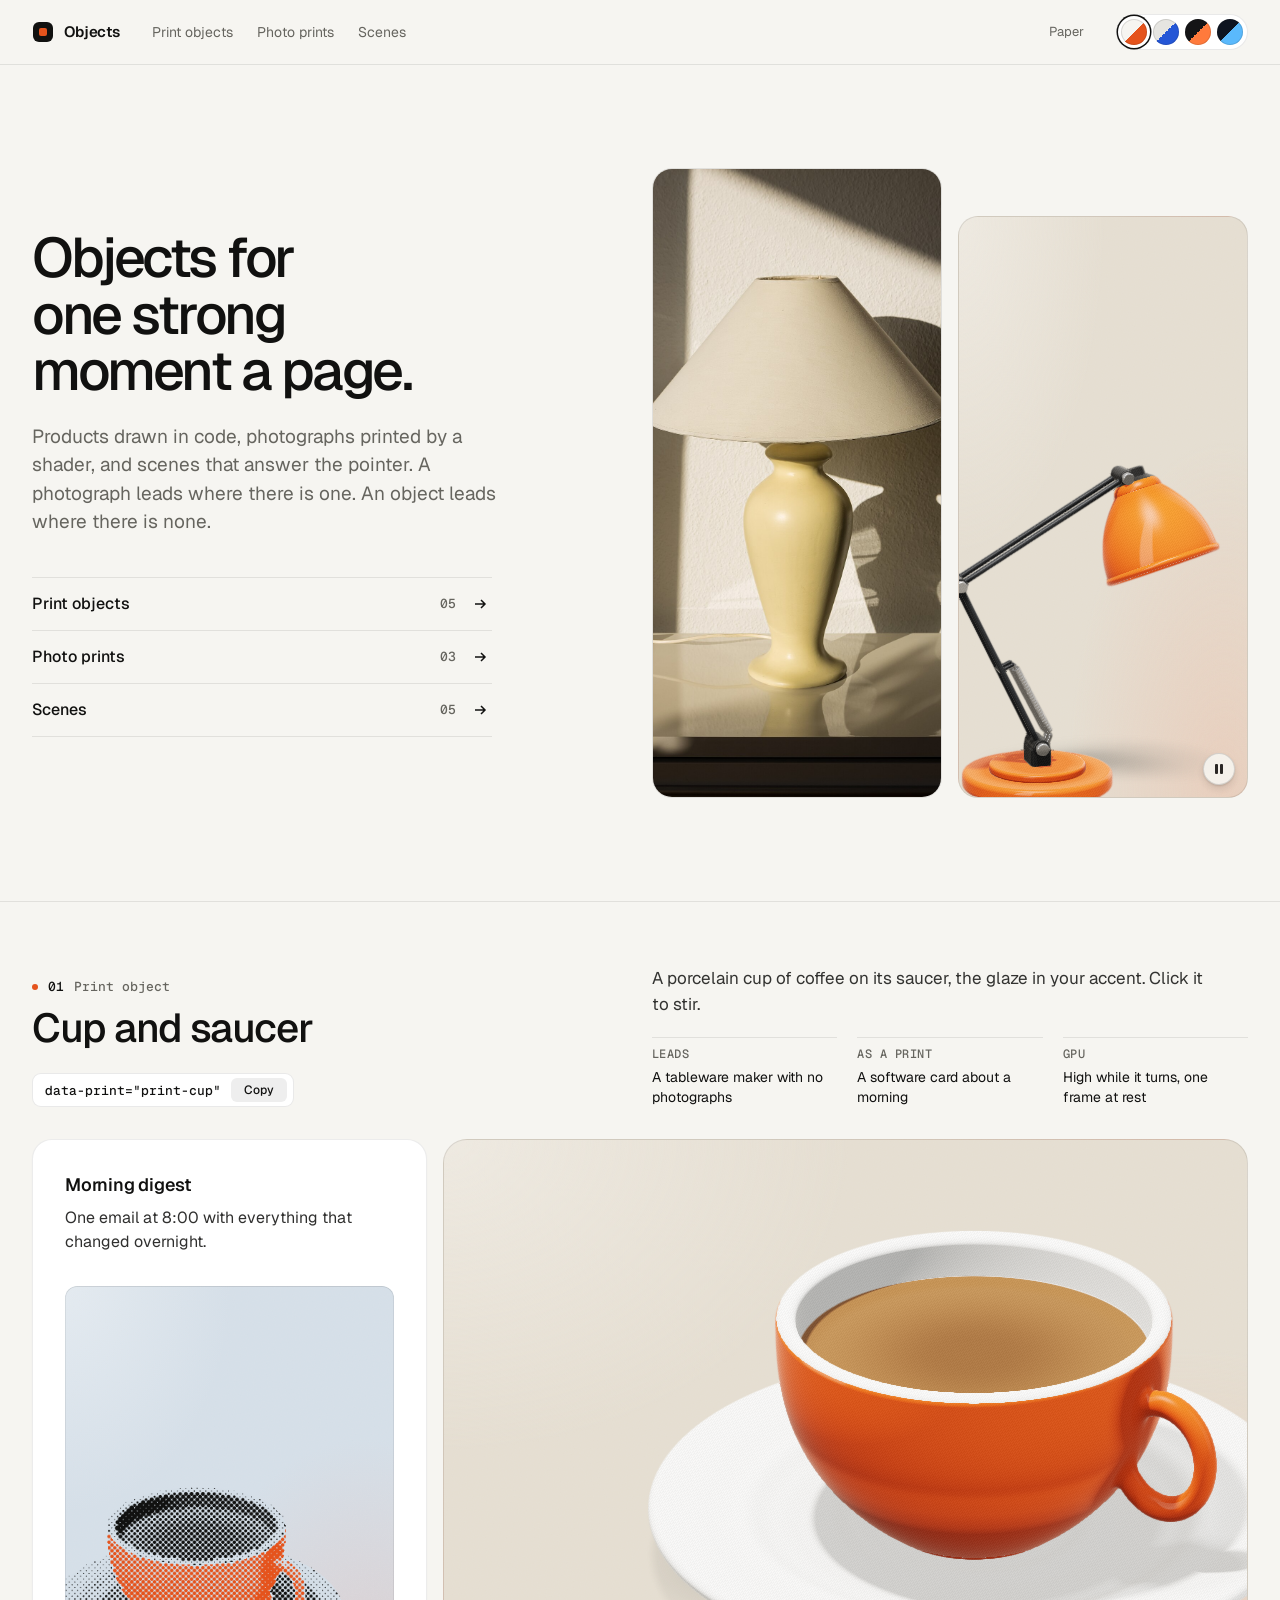
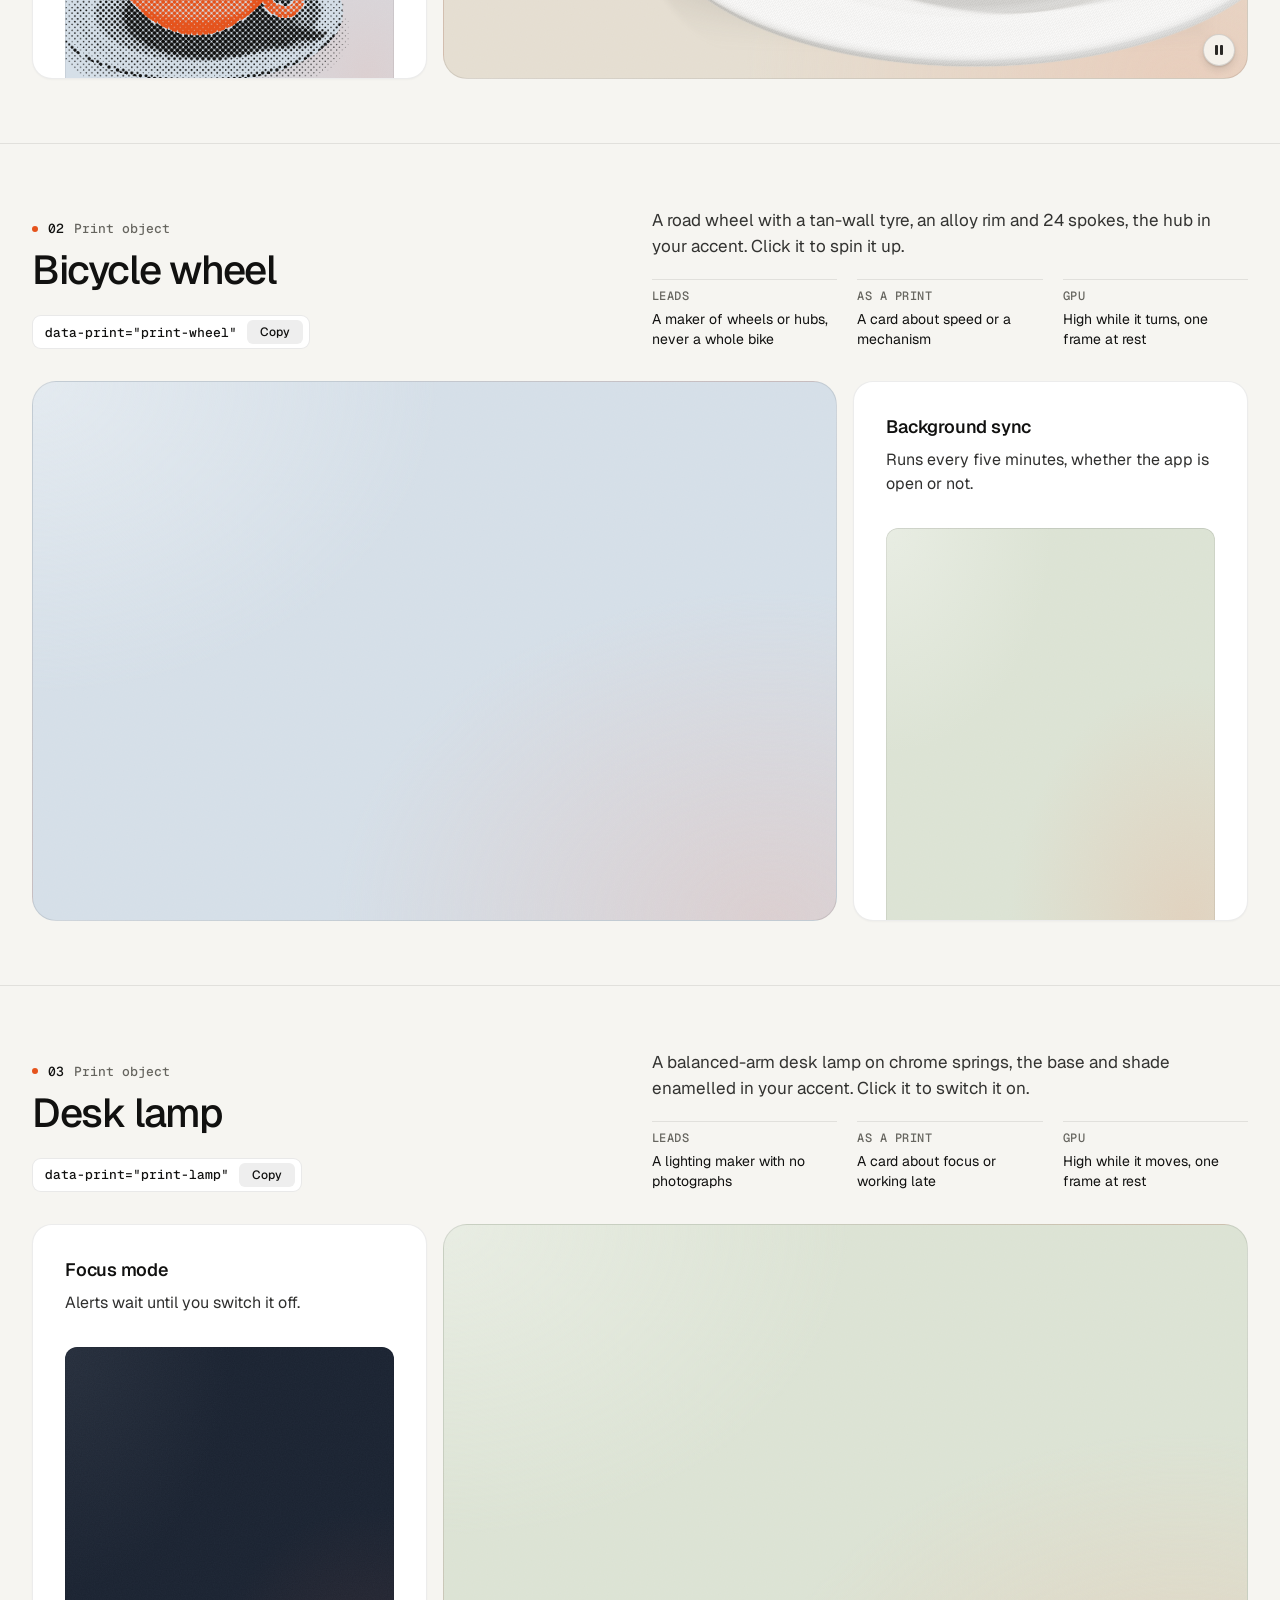
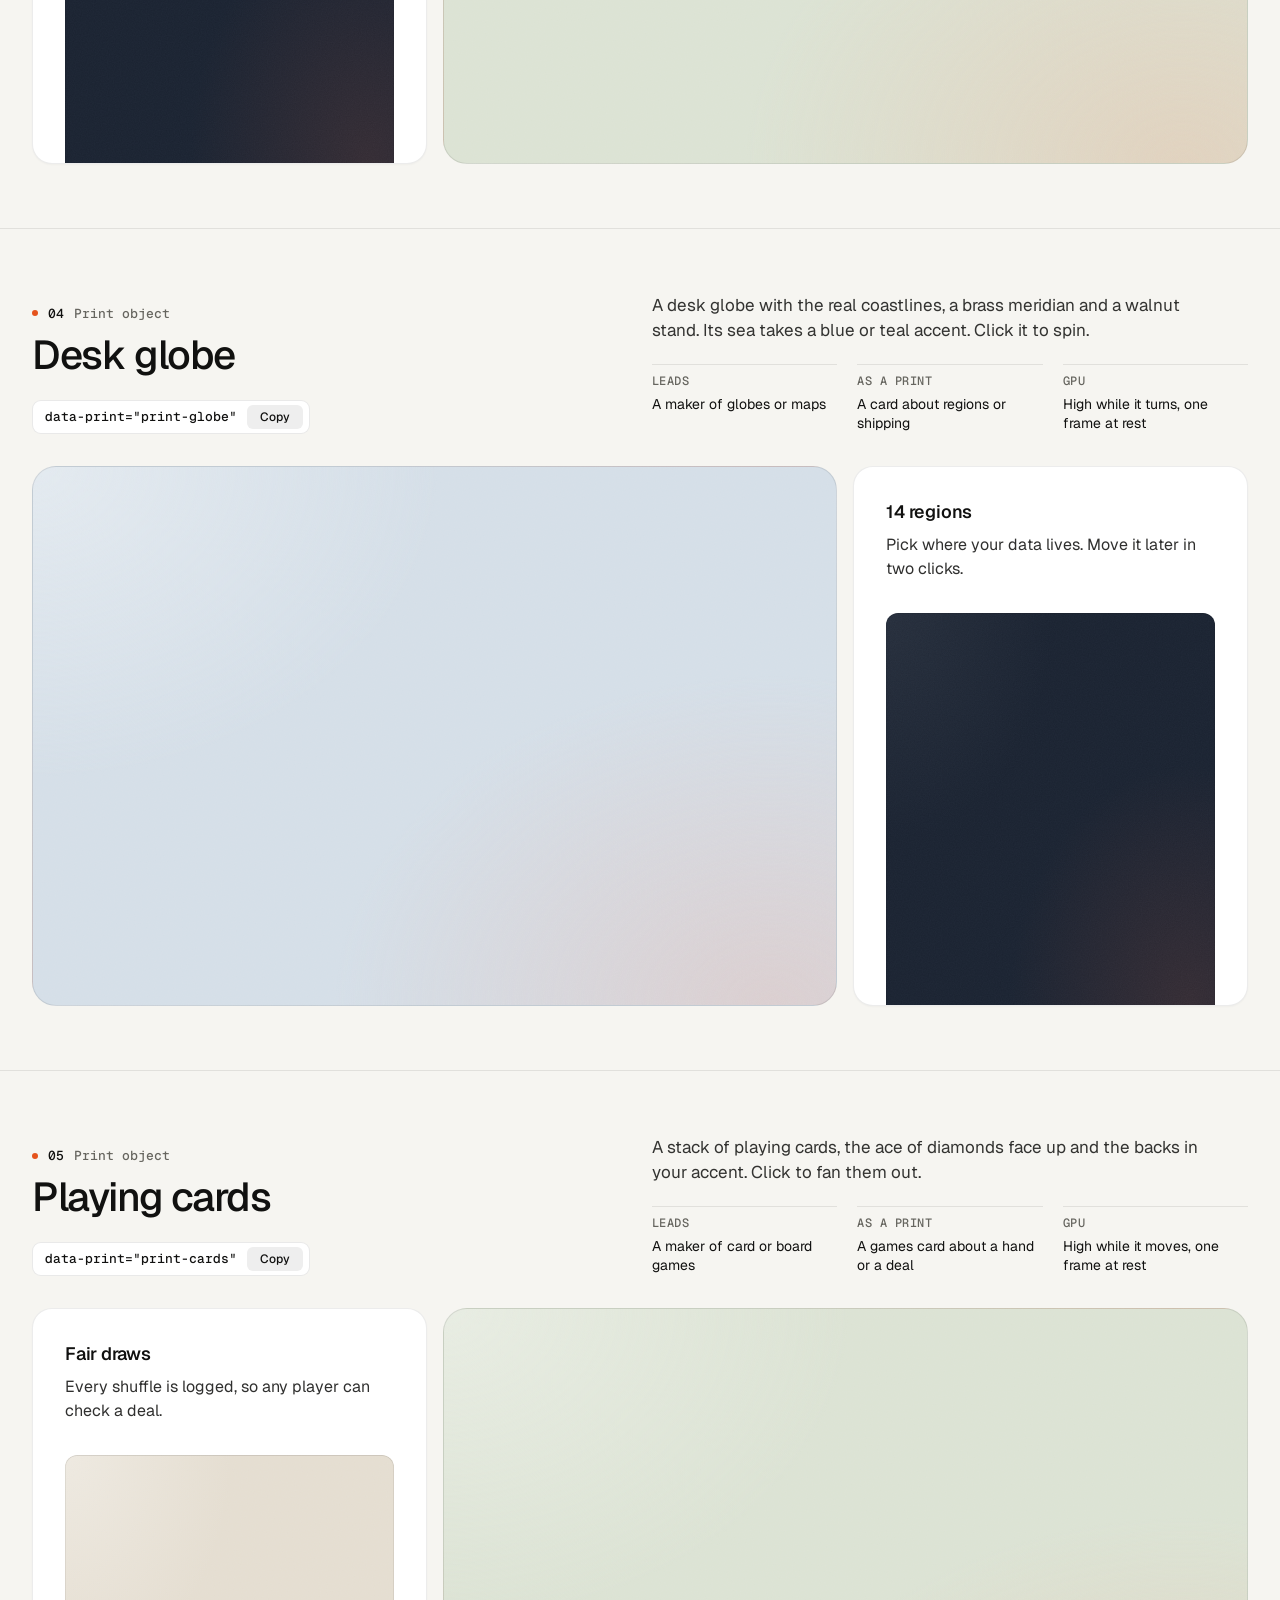
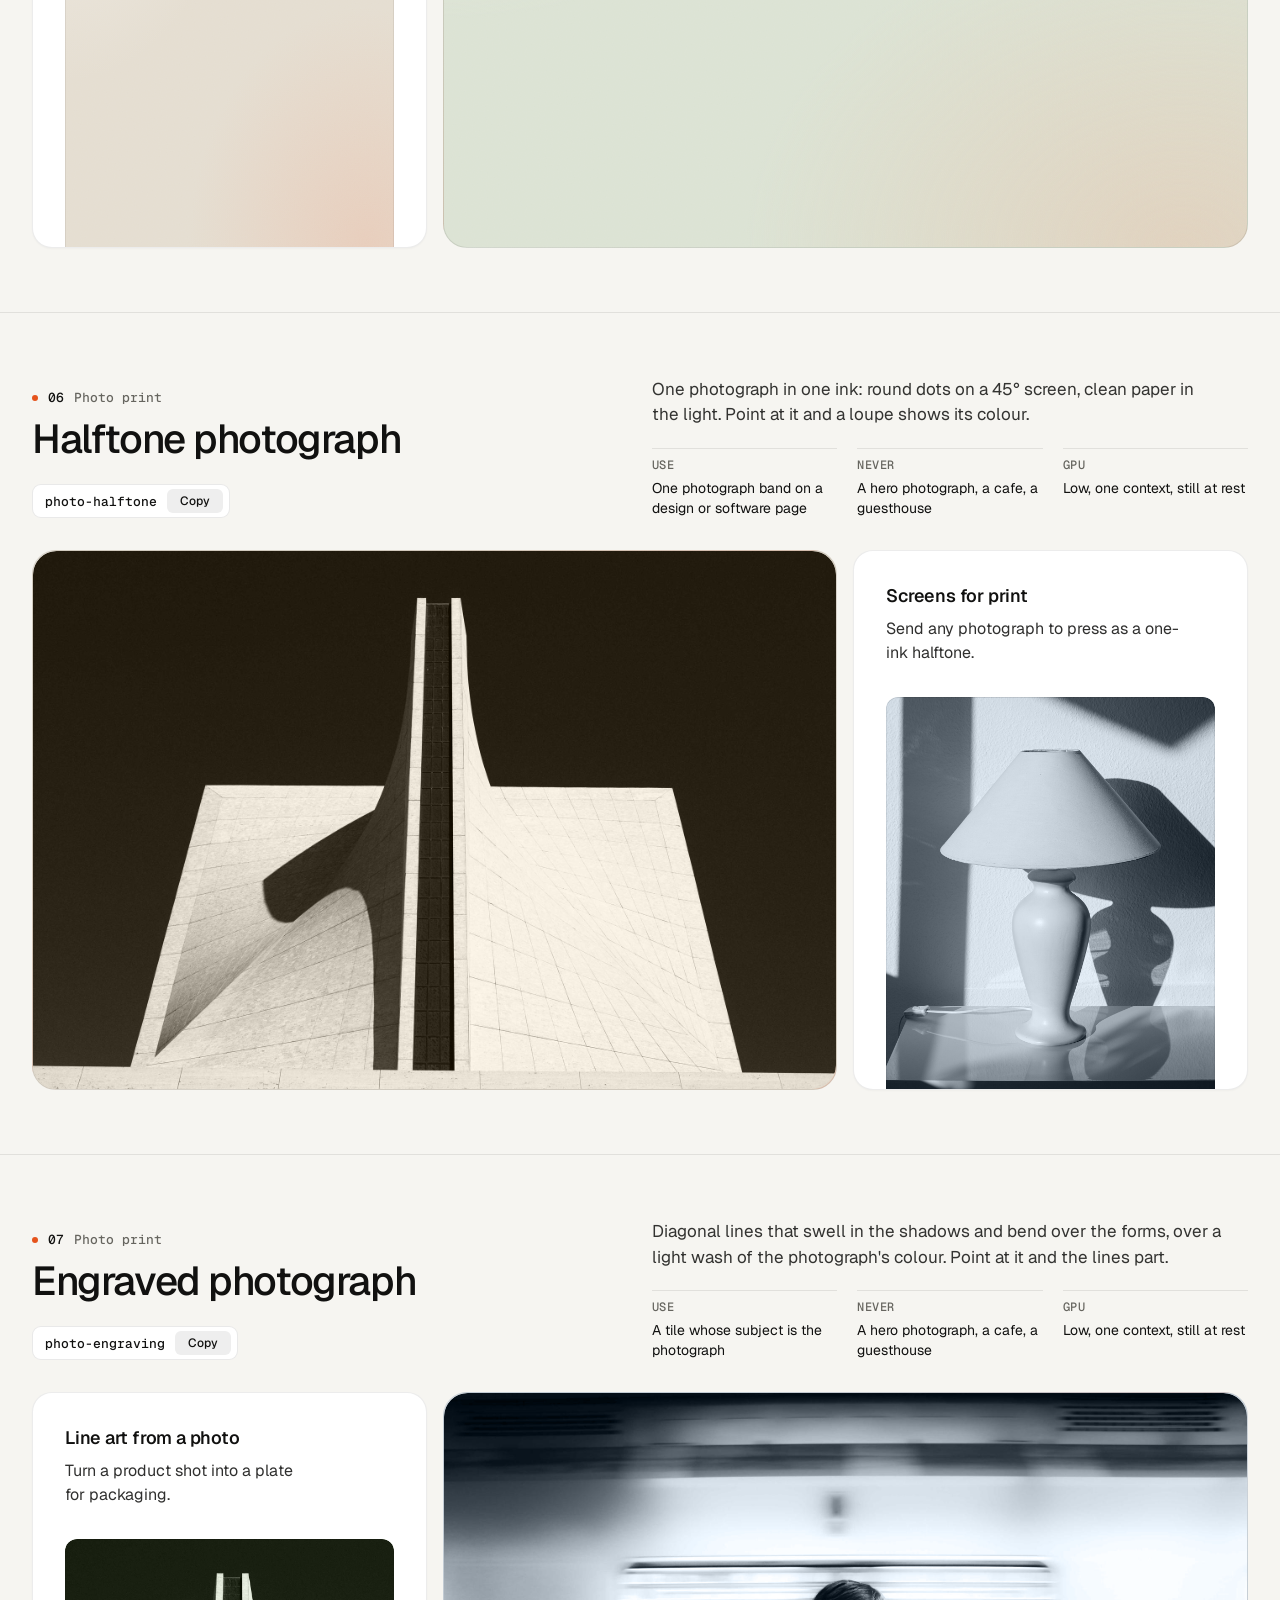
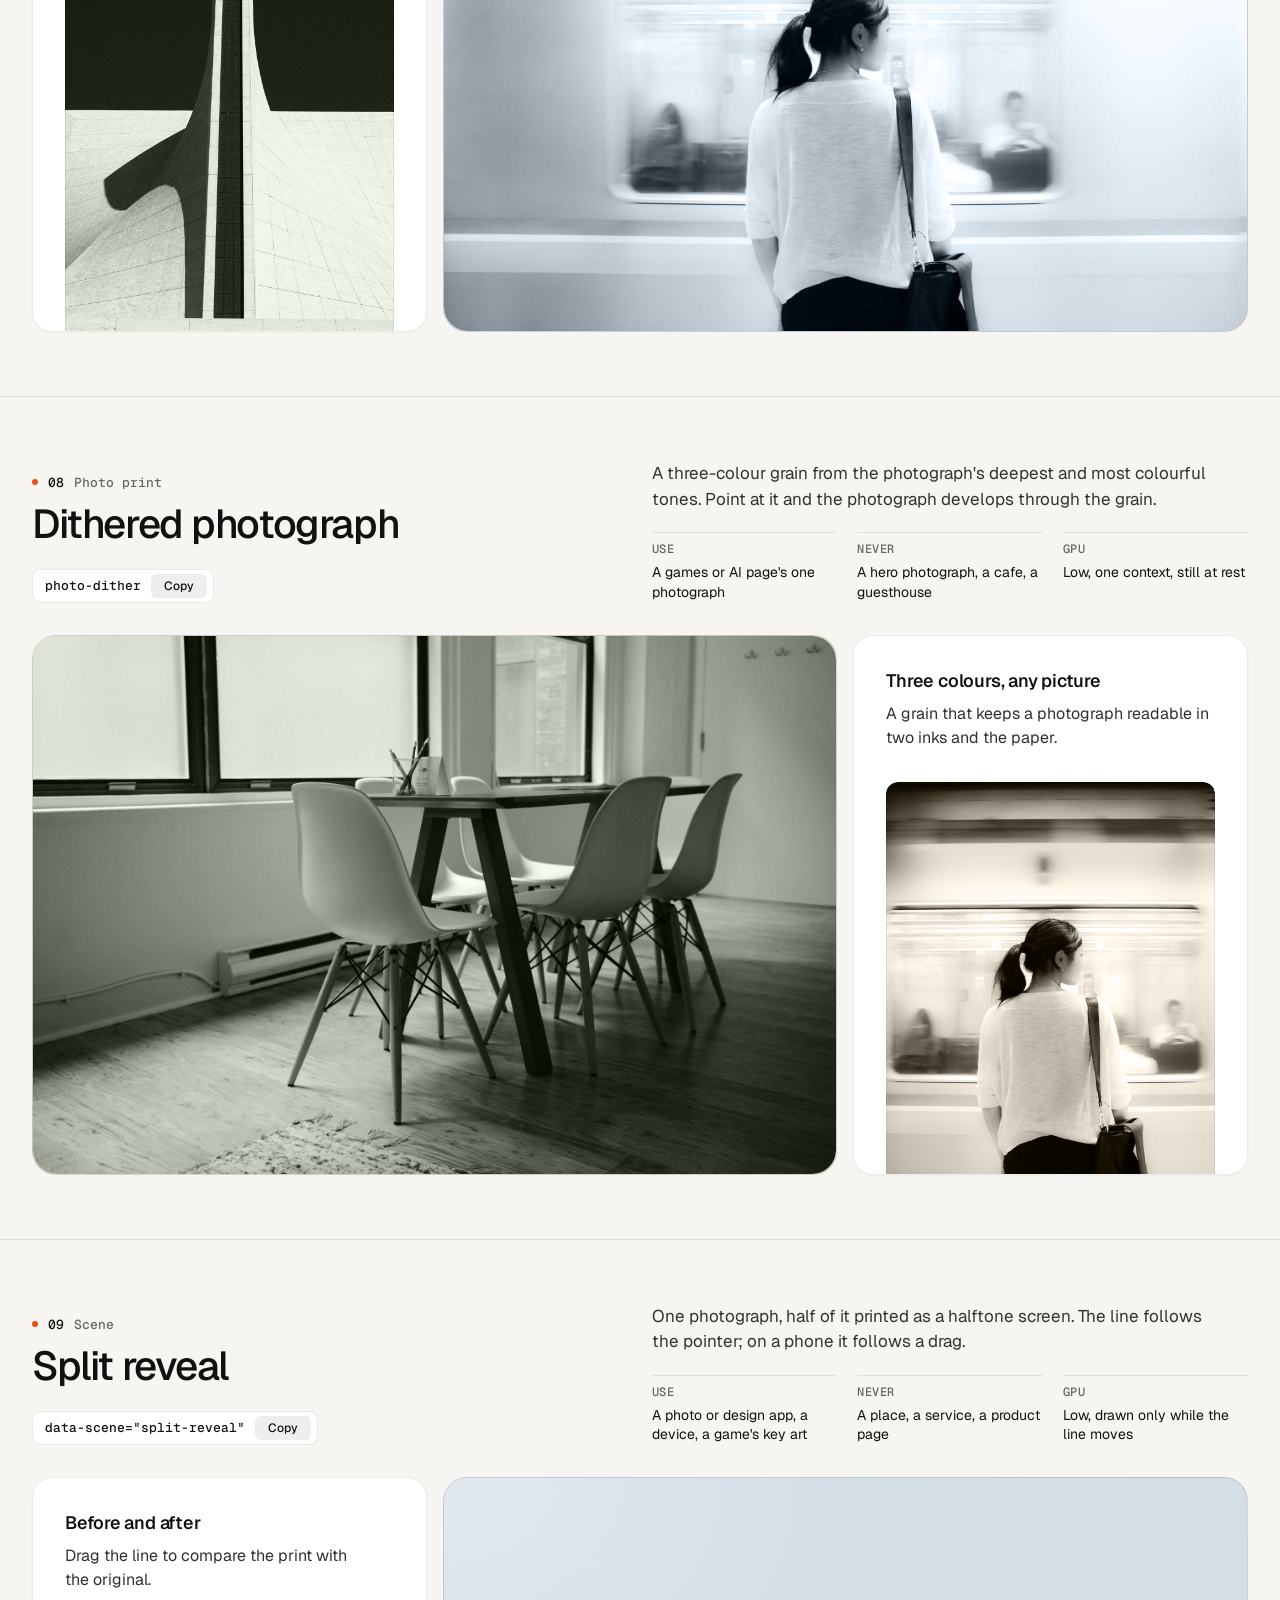
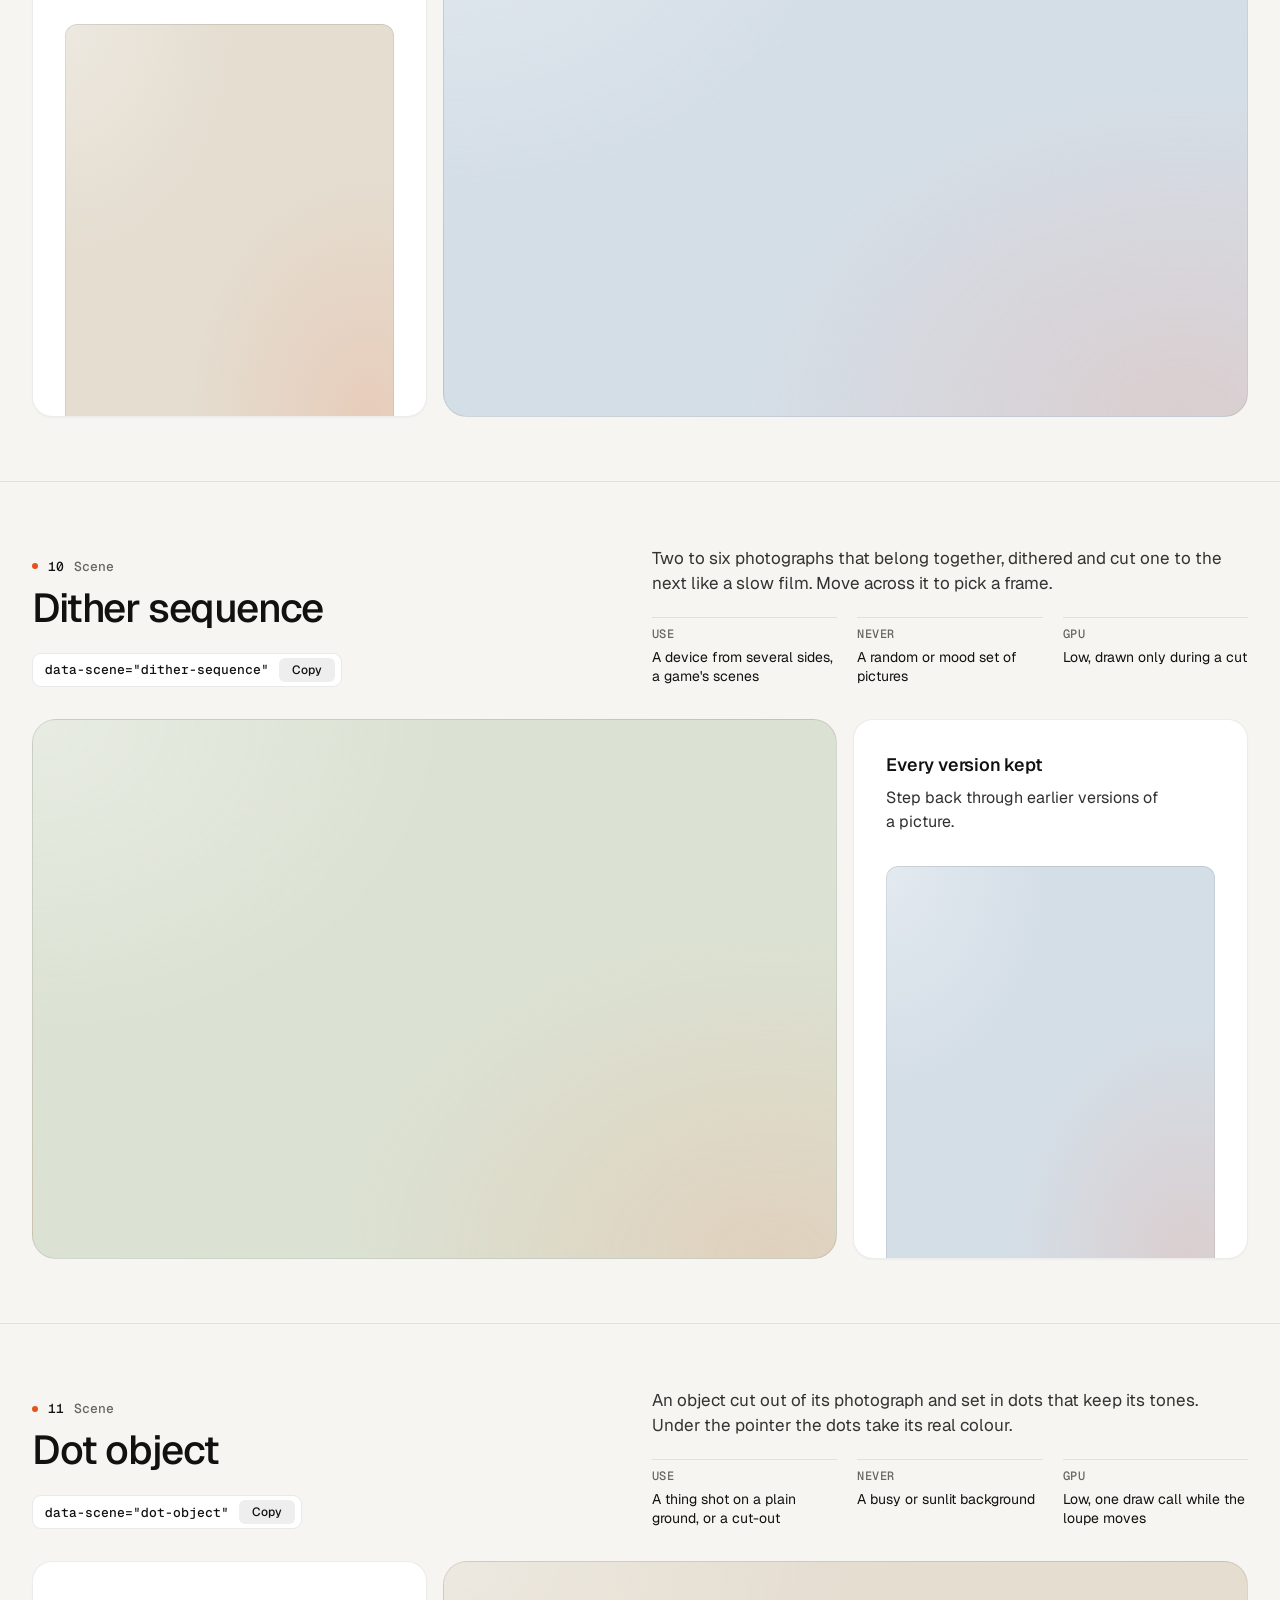
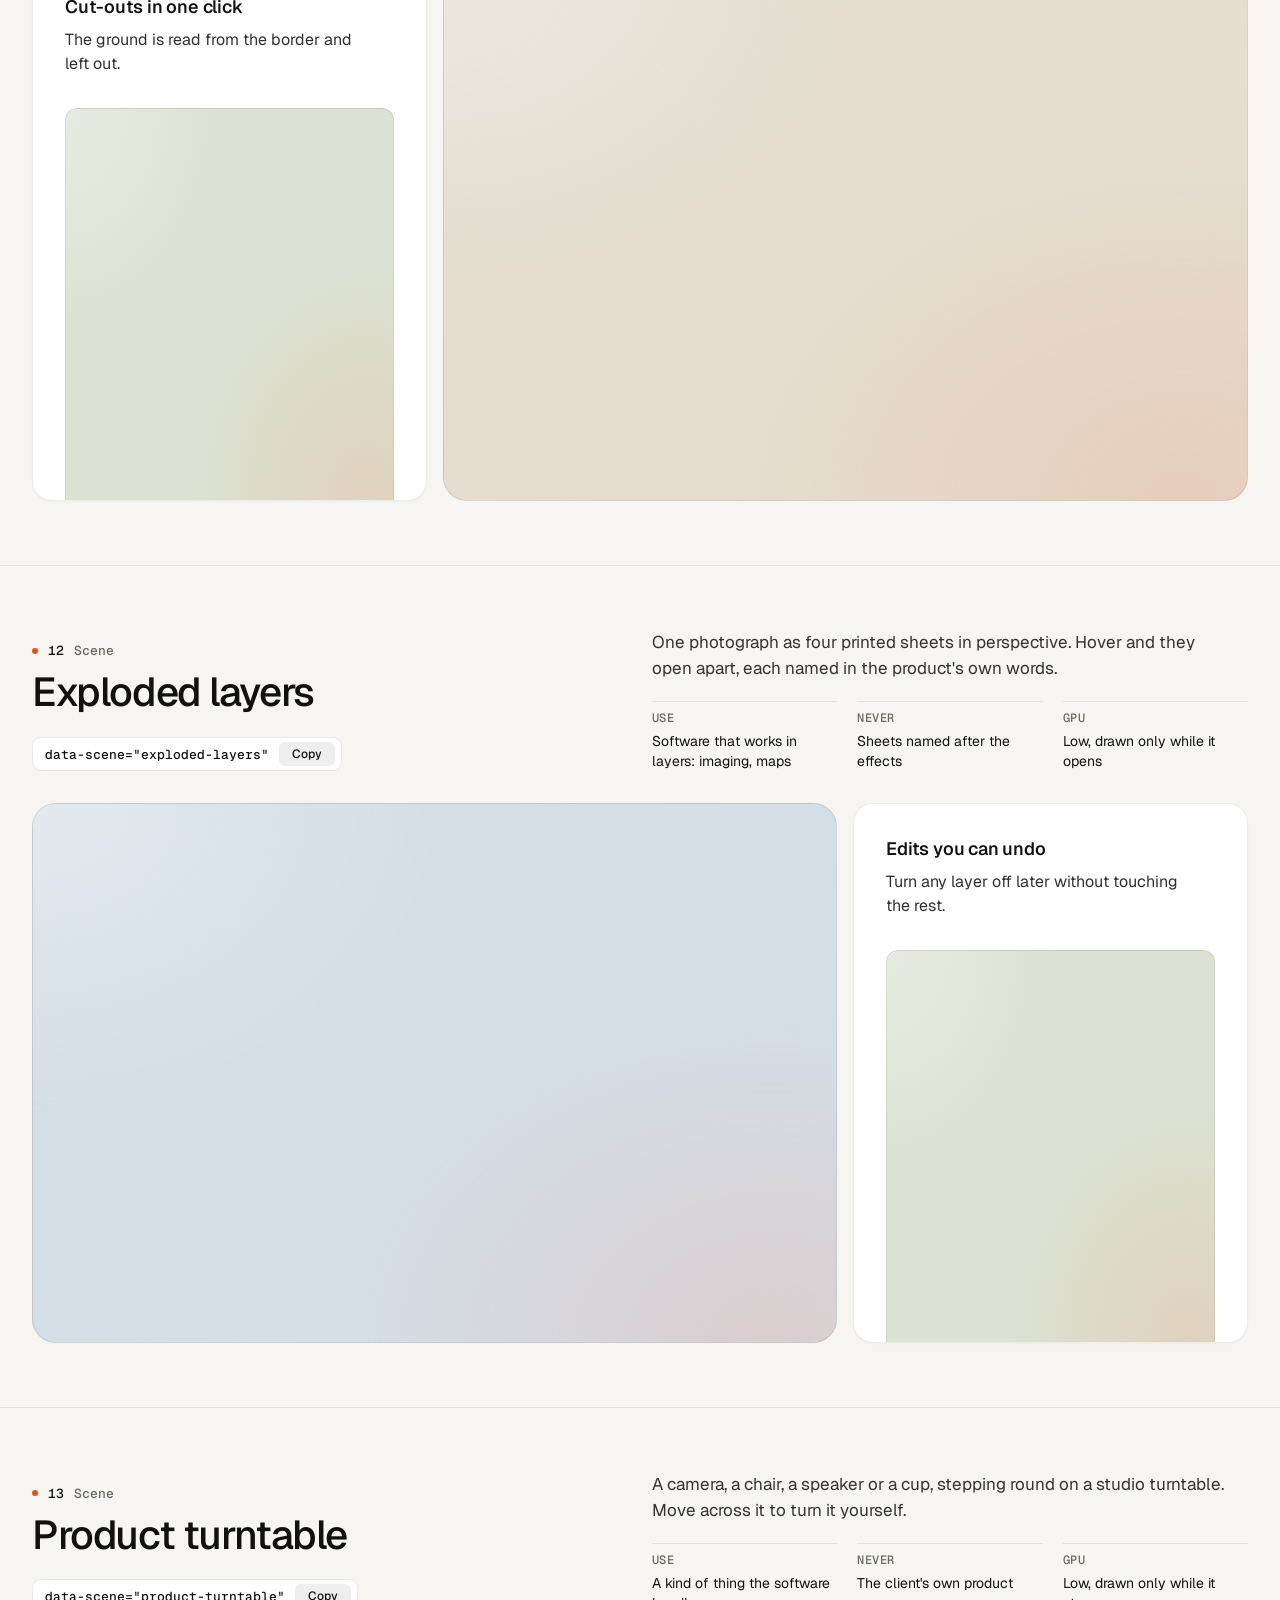
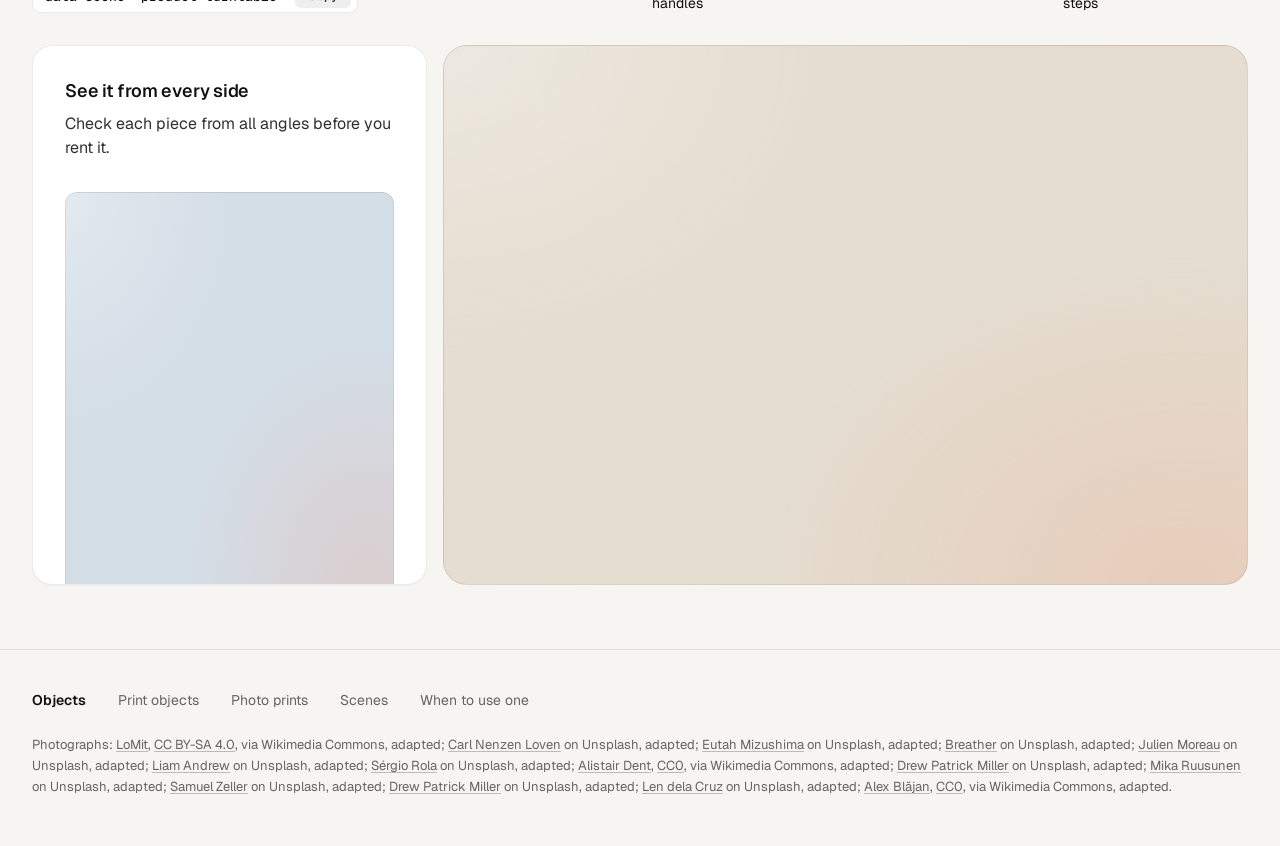
<file: assets/objects/index.html>
<!doctype html>
<html lang="en" data-palette="paper">
<head>
<script>window.__tpGlMax = 16;   /* a gallery shows many live effects at once; a page of a site keeps the default 4 (fx.js) */</script>
<meta charset="utf-8">
<meta name="viewport" content="width=device-width, initial-scale=1">
<title>Objects</title>
<meta name="description" content="Thirteen objects for one strong moment a page: products drawn in code, photographs printed by a shader, scenes that answer the pointer.">
<link rel="icon" href="data:,">
<link rel="preconnect" href="https://fonts.googleapis.com">
<link rel="preconnect" href="https://fonts.gstatic.com" crossorigin>
<link href="https://fonts.googleapis.com/css2?family=Geist:wght@300..700&family=Geist+Mono:wght@400;500&display=swap" rel="stylesheet">
<link rel="stylesheet" href="../ui/base.css">
<link rel="stylesheet" href="../ui/cards.css">
<style>
  /* palettes: page tokens, four grounds (--g1 sand, --g2 sky, --g3 sage, --g4 deep) and the globe's sea */
  :root {
    --font-text: "Geist", system-ui, sans-serif; --font-mono: "Geist Mono", ui-monospace, monospace;
    --ease: cubic-bezier(.2, .7, .2, 1);
    --gutter: 32px; --max: 1312px;
  }
  [data-palette="paper"] { --bg: #f6f5f1; --card: #ffffff; --surface: #ffffff; --ink: #111110; --muted: #66655f; --accent: #e5531c; --accent-ink: #ffffff;
    --g1: #e4ddd0; --g2: #d4dee7; --g3: #dbe2d3; --g4: #1a2230; --sea: #2f6aa8; --line: rgb(17 17 16 / 0.09); }
  [data-palette="stone"] { --bg: #e6e5e1; --card: #f3f2ef; --surface: #f3f2ef; --ink: #1a1b1d; --muted: #5d5e62; --accent: #2456d6; --accent-ink: #ffffff;
    --g1: #d6d5d0; --g2: #c9d4df; --g3: #dad3c6; --g4: #1d2633; --sea: #2456d6; --line: rgb(26 27 29 / 0.1); }
  [data-palette="graphite"] { --bg: #0b0b0c; --card: #141416; --surface: #141416; --ink: #f2f2ef; --muted: #96979c; --accent: #ff7a3c; --accent-ink: #120c08;
    --g1: #1e1d1b; --g2: #17202a; --g3: #1b201b; --g4: #23262c; --sea: #4f9be0; --line: rgb(242 242 239 / 0.09); }
  [data-palette="night"] { --bg: #070b14; --card: #0e1420; --surface: #0e1420; --ink: #e9edf3; --muted: #8b94a4; --accent: #5ab9fc; --accent-ink: #07101a;
    --g1: #121a29; --g2: #0f2231; --g3: #16202b; --g4: #1b2536; --sea: #5ab9fc; --line: rgb(233 237 243 / 0.09); }

  * { box-sizing: border-box; }
  html { scroll-padding-top: 64px; }
  html, body { margin: 0; }
  body { font-family: var(--font-text); background: var(--bg); color: var(--ink); -webkit-font-smoothing: antialiased; font-size: 16px; line-height: 1.5;
    transition: background-color 320ms var(--ease), color 320ms var(--ease); }
  a { color: inherit; }
  .wrap { max-width: var(--max); margin: 0 auto; padding: 0 var(--gutter); }

  /* ------------------------------------------------ the bar */
  .bar { position: sticky; top: 0; z-index: 30; background: color-mix(in oklab, var(--bg) 84%, transparent); backdrop-filter: blur(16px) saturate(1.2); border-bottom: 1px solid var(--line); }
  .bar__in { height: 64px; display: flex; align-items: center; gap: 32px; }
  .brand { display: inline-flex; align-items: center; gap: 10px; font-weight: 600; font-size: 15px; letter-spacing: -0.01em; text-decoration: none; }
  .brand svg { width: 22px; height: 22px; }
  .brand svg .a { fill: var(--accent); transition: transform 420ms var(--ease); transform-origin: 11px 11px; }
  .brand:hover svg .a { transform: rotate(90deg); }
  .nav { display: flex; gap: 24px; font-size: 14px; }
  .nav a { position: relative; text-decoration: none; color: var(--muted); transition: color 180ms ease; padding: 6px 0; }
  .nav a::after { content: ""; position: absolute; left: 0; right: 0; bottom: 0; height: 1px; background: currentColor; transform: scaleX(0); transform-origin: left; transition: transform 260ms var(--ease); }
  .nav a:hover { color: var(--ink); }
  .nav a:hover::after { transform: scaleX(1); }
  .sp { flex: 1; }
  .swatches { display: flex; align-items: center; gap: 6px; padding: 4px; border-radius: 999px; border: 1px solid var(--line); background: var(--card); }
  .sw { position: relative; width: 26px; height: 26px; border-radius: 50%; border: 0; padding: 0; cursor: pointer; background: linear-gradient(135deg, var(--s-bg) 0 50%, var(--s-ac) 50% 100%);
    box-shadow: inset 0 0 0 1px rgb(0 0 0 / 0.12); transition: transform 200ms var(--ease); }
  .sw::after { content: ""; position: absolute; inset: -3px; border-radius: 50%; box-shadow: 0 0 0 1.5px var(--ink); opacity: 0; transform: scale(0.8); transition: opacity 200ms ease, transform 260ms var(--ease); }
  .sw:hover { transform: scale(1.08); }
  .sw:active { transform: scale(0.94); }
  .sw[aria-pressed="true"]::after { opacity: 1; transform: scale(1); }
  .sw:focus-visible { outline: 2px solid var(--ink); outline-offset: 3px; }
  .sw-label { font-size: 13px; color: var(--muted); min-width: 60px; text-align: right; }

  /* ------------------------------------------------ grounds: a soft lit mesh of the ground's own tone, a fine grain */
  .gr, .card > .panel.gr { --calm-k: 0%; background-color: var(--pg);
    background-image:
      radial-gradient(80% 90% at 92% 100%, color-mix(in oklab, var(--accent) 13%, var(--pg)), transparent 68%),
      radial-gradient(70% 80% at 0% 0%, color-mix(in oklab, var(--lift, #ffffff) var(--lift-k, 34%), var(--pg)), transparent 72%); }
  .gr.dk, [data-palette="graphite"] .gr, [data-palette="night"] .gr { --lift: #ffffff; --lift-k: 6%; }
  .grain { position: absolute; inset: 0; z-index: 0; pointer-events: none; opacity: .32; mix-blend-mode: soft-light; border-radius: inherit;
    background-image: url("data:image/svg+xml;utf8,<svg xmlns='http://www.w3.org/2000/svg' width='160' height='160'><filter id='n'><feTurbulence type='fractalNoise' baseFrequency='.85' numOctaves='2' stitchTiles='stitch'/><feColorMatrix values='0 0 0 0 .5  0 0 0 0 .5  0 0 0 0 .5  0 0 0 .9 0'/></filter><rect width='100%' height='100%' filter='url(%23n)'/></svg>"); }
  .slot { position: absolute; inset: 0; z-index: 1; border-radius: inherit; }
  .slot > .host { position: absolute; inset: 0; border-radius: inherit; overflow: hidden; }

  /* ------------------------------------------------ hero */
  .hero { min-height: calc(100svh - 64px); display: grid; align-items: center; padding: 56px 0; }
  .hero__grid { display: grid; grid-template-columns: repeat(12, minmax(0, 1fr)); gap: 24px; align-items: center; }
  .hero__copy { grid-column: 1 / span 5; }
  .hero h1 { margin: 0; font-size: clamp(44px, 3.4vw + 12px, 72px); line-height: 1.02; letter-spacing: -0.045em; font-weight: 520; text-wrap: balance; }
  .hero__lede { margin: 24px 0 0; font-size: 19px; line-height: 1.5; color: var(--muted); max-width: 40ch; text-wrap: pretty; }
  .index { margin: 40px 0 0; padding: 0; list-style: none; border-top: 1px solid var(--line); max-width: 460px; }
  .index a { display: grid; grid-template-columns: 1fr auto 20px; align-items: center; gap: 16px; padding: 14px 0; border-bottom: 1px solid var(--line); text-decoration: none; font-size: 16px; font-weight: 500; }
  .index a span { font: 500 13px/1 var(--font-mono); color: var(--muted); }
  .index a svg { width: 16px; height: 16px; transition: transform 260ms var(--ease); }
  .index a:hover svg { transform: translateX(4px); }
  .hero__pics { grid-column: 7 / span 6; display: grid; grid-template-columns: 1fr 1fr; gap: 16px; height: min(70svh, 660px); min-height: 440px; }
  .pic { position: relative; overflow: clip; border-radius: 20px; border: 1px solid var(--line); isolation: isolate; }
  .pic img { position: absolute; inset: 0; width: 100%; height: 100%; object-fit: cover; object-position: 50% 42%; display: block; }
  .pic--down { margin-top: 48px; }

  /* ------------------------------------------------ an object, one screen */
  .obj { min-height: calc(100svh - 64px); display: grid; align-content: center; padding: 64px 0; border-top: 1px solid var(--line); }
  .obj__head { display: grid; grid-template-columns: repeat(12, minmax(0, 1fr)); gap: 24px; align-items: end; margin-bottom: 32px; }
  .obj__title { grid-column: 1 / span 5; }
  .obj__n { margin: 0 0 14px; font: 500 13px/1 var(--font-mono); color: var(--muted); display: flex; gap: 10px; align-items: center; }
  .obj__n b { color: var(--ink); font-weight: 500; }
  .obj__n i { width: 6px; height: 6px; border-radius: 50%; background: var(--accent); display: inline-block; }
  .obj h2 { margin: 0; font-size: clamp(34px, 1.9vw + 16px, 52px); line-height: 1.04; letter-spacing: -0.035em; font-weight: 520; text-wrap: balance; }
  .obj__about { grid-column: 7 / span 6; }
  .obj__line { margin: 0; font-size: 17px; line-height: 1.5; color: color-mix(in oklab, var(--ink) 82%, var(--bg)); max-width: 52ch; text-wrap: pretty; }
  .facts { display: grid; grid-template-columns: repeat(3, minmax(0, 1fr)); gap: 20px; margin: 20px 0 0; }
  .facts div { border-top: 1px solid var(--line); padding-top: 10px; }
  .facts dt { font: 500 12px/1 var(--font-mono); color: var(--muted); text-transform: uppercase; letter-spacing: .04em; }
  .facts dd { margin: 8px 0 0; font-size: 14px; line-height: 1.4; }
  .copy { margin-top: 24px; display: inline-flex; align-items: center; gap: 10px; height: 34px; padding: 0 6px 0 12px; border-radius: 9px; border: 1px solid var(--line);
    background: var(--card); color: var(--ink); font: 500 13px/1 var(--font-mono); cursor: pointer; transition: border-color 180ms ease, transform 160ms var(--ease); }
  .copy:hover { border-color: color-mix(in oklab, var(--ink) 24%, transparent); }
  .copy:active { transform: scale(0.97); }
  .copy:focus-visible { outline: 2px solid var(--ink); outline-offset: 2px; }
  .copy em { font-style: normal; display: inline-grid; place-items: center; height: 24px; padding: 0 8px; border-radius: 6px; background: color-mix(in oklab, var(--ink) 7%, transparent); font-family: var(--font-text); font-size: 12px; overflow: hidden; }
  .copy em span { grid-area: 1 / 1; transition: transform 260ms var(--ease), opacity 200ms ease; }
  .copy em span + span { transform: translateY(110%); opacity: 0; }
  .copy.done em span:first-child { transform: translateY(-110%); opacity: 0; }
  .copy.done em span + span { transform: none; opacity: 1; }

  .duo { display: grid; grid-template-columns: repeat(12, minmax(0, 1fr)); gap: 16px; height: clamp(400px, calc(100svh - 360px), 600px); }
  .big { grid-column: 1 / span 8; position: relative; overflow: clip; isolation: isolate; border-radius: 24px; border: 1px solid var(--line); }
  .duo .card { grid-column: 9 / span 4; }
  .obj:nth-of-type(even) .big { grid-column: 5 / span 8; grid-row: 1; }
  .obj:nth-of-type(even) .duo .card { grid-column: 1 / span 4; grid-row: 1; }
  .duo .card > .panel { flex: 1 1 auto; min-height: 0; }

  /* ------------------------------------------------ footer */
  .foot { border-top: 1px solid var(--line); padding: 40px 0 48px; font-size: 14px; color: var(--muted); }
  .foot__row { display: flex; flex-wrap: wrap; gap: 12px 32px; align-items: baseline; }
  .foot__row b { color: var(--ink); font-weight: 600; }
  .foot__row a { text-decoration: none; }
  .foot__row a:hover { color: var(--ink); }
  .credits { margin: 24px 0 0; font-size: 13px; line-height: 1.6; color: var(--muted); }
  .credits a { text-decoration: underline; text-decoration-color: color-mix(in oklab, currentColor 40%, transparent); text-underline-offset: 2px; }

  @media (max-width: 1023px) {
    .hero__copy, .hero__pics { grid-column: 1 / -1; }
    .hero__pics { height: auto; min-height: 0; }
    .pic { aspect-ratio: 3 / 4; }
    .obj__title, .obj__about { grid-column: 1 / -1; }
    .duo { height: auto; grid-template-columns: minmax(0, 1fr); }
    .big, .duo .card, .obj:nth-of-type(even) .big, .obj:nth-of-type(even) .duo .card { grid-column: 1 / -1; grid-row: auto; }
    .big { aspect-ratio: 4 / 3; }
    .duo .card > .panel { flex: none; height: 320px; }
  }
  @media (max-width: 760px) {
    :root { --gutter: 16px; }
    .nav, .sw-label { display: none; }
    .hero { padding: 32px 0 40px; }
    .hero__lede { font-size: 17px; }
    .hero__pics { gap: 10px; }
    .pic { border-radius: 16px; }
    .pic--down { margin-top: 28px; }
    .obj { padding: 72px 0; min-height: 0; }
    .obj .wrap { display: flex; flex-direction: column; }
    .obj__head, .obj__about { display: contents; }
    .obj__title { order: 1; margin-bottom: 16px; }
    .obj__line { order: 2; margin-bottom: 28px; }
    .duo { order: 3; }
    .facts { order: 4; margin-top: 28px; }
    .copy, .index { display: none; }
    .facts { grid-template-columns: minmax(0, 1fr); gap: 0; }
    .facts div { display: grid; grid-template-columns: 96px 1fr; gap: 12px; padding: 10px 0; }
    .facts dd { margin: 0; }
    .big { aspect-ratio: 4 / 5; border-radius: 18px; }
    .duo .card > .panel { height: 300px; }
  }
  @media (prefers-reduced-motion: reduce) { *, *::before, *::after { transition-duration: 0ms !important; } }
</style>
</head>
<body>
<header class="bar">
  <div class="wrap bar__in">
    <a class="brand" href="#top" aria-label="Objects, back to the top">
      <svg viewBox="0 0 22 22" aria-hidden="true"><rect x="1" y="1" width="20" height="20" rx="6" fill="currentColor"/><rect class="a" x="7" y="7" width="8" height="8" rx="2"/></svg>
      Objects
    </a>
    <nav class="nav" aria-label="Families">
      <a href="#print-cup">Print objects</a>
      <a href="#photo-halftone">Photo prints</a>
      <a href="#split-reveal">Scenes</a>
    </nav>
    <span class="sp"></span>
    <span class="sw-label" id="sw-label">Paper</span>
    <div class="swatches" role="group" aria-label="Palette">
      <button type="button" class="sw" data-pal="paper" aria-label="Paper" aria-pressed="true" style="--s-bg:#f6f5f1;--s-ac:#e5531c"></button>
      <button type="button" class="sw" data-pal="stone" aria-label="Stone" aria-pressed="false" style="--s-bg:#e6e5e1;--s-ac:#2456d6"></button>
      <button type="button" class="sw" data-pal="graphite" aria-label="Graphite" aria-pressed="false" style="--s-bg:#141416;--s-ac:#ff7a3c"></button>
      <button type="button" class="sw" data-pal="night" aria-label="Night" aria-pressed="false" style="--s-bg:#0e1420;--s-ac:#5ab9fc"></button>
    </div>
  </div>
</header>

<main id="top">
  <section class="hero">
    <div class="wrap hero__grid">
      <div class="hero__copy">
        <h1>Objects for one strong moment a page.</h1>
        <p class="hero__lede">Products drawn in code, photographs printed by a shader, and scenes that answer the pointer. A photograph leads where there is one. An object leads where there is none.</p>
        <ul class="index">
          <li><a href="#print-cup">Print objects <span>05</span><svg viewBox="0 0 16 16" fill="none" stroke="currentColor" stroke-width="1.5" aria-hidden="true"><path d="M3 8h10M9 4l4 4-4 4"/></svg></a></li>
          <li><a href="#photo-halftone">Photo prints <span>03</span><svg viewBox="0 0 16 16" fill="none" stroke="currentColor" stroke-width="1.5" aria-hidden="true"><path d="M3 8h10M9 4l4 4-4 4"/></svg></a></li>
          <li><a href="#split-reveal">Scenes <span>05</span><svg viewBox="0 0 16 16" fill="none" stroke="currentColor" stroke-width="1.5" aria-hidden="true"><path d="M3 8h10M9 4l4 4-4 4"/></svg></a></li>
        </ul>
      </div>
      <div class="hero__pics">
        <div class="pic"><img src="photo-kit/photos/lamp.jpg" width="1280" height="1757" alt="Cream ceramic table lamp on a glossy side table in low sun" decoding="async"></div>
        <article class="pic pic--down gr" style="--pg: var(--g1)" aria-label="A balanced-arm desk lamp">
          <div class="grain"></div>
          <div class="slot" data-slot='{"kind":"print","id":"print-lamp","place":"card","ground":"g1","params":{"size":1.06,"x":-0.08,"y":-0.2}}'></div>
        </article>
      </div>
    </div>
  </section>

  <!-- ===================================================== print objects -->
  <section class="obj" id="print-cup">
    <div class="wrap">
      <div class="obj__head">
        <div class="obj__title"><p class="obj__n"><i></i><b>01</b> Print object</p><h2>Cup and saucer</h2>
          <button type="button" class="copy" data-copy='<div data-print="print-cup" data-print-place="card"></div>'>data-print="print-cup"<em><span>Copy</span><span>Copied</span></em></button></div>
        <div class="obj__about">
          <p class="obj__line">A porcelain cup of coffee on its saucer, the glaze in your accent. Click it to stir.</p>
          <dl class="facts"><div><dt>Leads</dt><dd>A tableware maker with no photographs</dd></div><div><dt>As a print</dt><dd>A software card about a morning</dd></div><div><dt>GPU</dt><dd>High while it turns, one frame at rest</dd></div></dl>
        </div>
      </div>
      <div class="duo">
        <article class="big gr" style="--pg: var(--g1)"><div class="grain"></div>
          <div class="slot" data-slot='{"kind":"print","id":"print-cup","place":"hero","ground":"g1","params":{"size":0.96,"x":0.16,"y":-0.04}}'></div></article>
        <article class="card"><h3>Morning digest</h3><p>One email at 8:00 with everything that changed overnight.</p>
          <div class="panel gr" style="--pg: var(--g2)"><div class="grain"></div>
            <div class="slot" data-slot='{"kind":"print","id":"print-cup","place":"card","ground":"g2","params":{"effect":"halftone","turn":0}}'></div></div></article>
      </div>
    </div>
  </section>

  <section class="obj" id="print-wheel">
    <div class="wrap">
      <div class="obj__head">
        <div class="obj__title"><p class="obj__n"><i></i><b>02</b> Print object</p><h2>Bicycle wheel</h2>
          <button type="button" class="copy" data-copy='<div data-print="print-wheel" data-print-place="card"></div>'>data-print="print-wheel"<em><span>Copy</span><span>Copied</span></em></button></div>
        <div class="obj__about">
          <p class="obj__line">A road wheel with a tan-wall tyre, an alloy rim and 24 spokes, the hub in your accent. Click it to spin it up.</p>
          <dl class="facts"><div><dt>Leads</dt><dd>A maker of wheels or hubs, never a whole bike</dd></div><div><dt>As a print</dt><dd>A card about speed or a mechanism</dd></div><div><dt>GPU</dt><dd>High while it turns, one frame at rest</dd></div></dl>
        </div>
      </div>
      <div class="duo">
        <article class="big gr" style="--pg: var(--g2)"><div class="grain"></div>
          <div class="slot" data-slot='{"kind":"print","id":"print-wheel","place":"card","ground":"g2","params":{"size":1.34,"x":-0.08,"y":-0.3}}'></div></article>
        <article class="card"><h3>Background sync</h3><p>Runs every five minutes, whether the app is open or not.</p>
          <div class="panel gr" style="--pg: var(--g3)"><div class="grain"></div>
            <div class="slot" data-slot='{"kind":"print","id":"print-wheel","place":"card","ground":"g3","params":{"effect":"halftone","turn":0}}'></div></div></article>
      </div>
    </div>
  </section>

  <section class="obj" id="print-lamp">
    <div class="wrap">
      <div class="obj__head">
        <div class="obj__title"><p class="obj__n"><i></i><b>03</b> Print object</p><h2>Desk lamp</h2>
          <button type="button" class="copy" data-copy='<div data-print="print-lamp" data-print-place="card"></div>'>data-print="print-lamp"<em><span>Copy</span><span>Copied</span></em></button></div>
        <div class="obj__about">
          <p class="obj__line">A balanced-arm desk lamp on chrome springs, the base and shade enamelled in your accent. Click it to switch it on.</p>
          <dl class="facts"><div><dt>Leads</dt><dd>A lighting maker with no photographs</dd></div><div><dt>As a print</dt><dd>A card about focus or working late</dd></div><div><dt>GPU</dt><dd>High while it moves, one frame at rest</dd></div></dl>
        </div>
      </div>
      <div class="duo">
        <article class="big gr" style="--pg: var(--g3)"><div class="grain"></div>
          <div class="slot" data-slot='{"kind":"print","id":"print-lamp","place":"hero","ground":"g3","params":{"size":0.98,"x":0.14,"y":-0.06,"angle":-24}}'></div></article>
        <article class="card"><h3>Focus mode</h3><p>Alerts wait until you switch it off.</p>
          <div class="panel gr dk" style="--pg: var(--g4)"><div class="grain"></div>
            <div class="slot" data-slot='{"kind":"print","id":"print-lamp","place":"card","ground":"g4","params":{"effect":"dither","step":1,"turn":0}}' aria-label="A desk lamp, switched on"></div></div></article>
      </div>
    </div>
  </section>

  <section class="obj" id="print-globe">
    <div class="wrap">
      <div class="obj__head">
        <div class="obj__title"><p class="obj__n"><i></i><b>04</b> Print object</p><h2>Desk globe</h2>
          <button type="button" class="copy" data-copy='<div data-print="print-globe" data-print-place="card" data-print-params=&apos;{"effect":"engrave"}&apos;></div>'>data-print="print-globe"<em><span>Copy</span><span>Copied</span></em></button></div>
        <div class="obj__about">
          <p class="obj__line">A desk globe with the real coastlines, a brass meridian and a walnut stand. Its sea takes a blue or teal accent. Click it to spin.</p>
          <dl class="facts"><div><dt>Leads</dt><dd>A maker of globes or maps</dd></div><div><dt>As a print</dt><dd>A card about regions or shipping</dd></div><div><dt>GPU</dt><dd>High while it turns, one frame at rest</dd></div></dl>
        </div>
      </div>
      <div class="duo">
        <article class="big gr" style="--pg: var(--g2)"><div class="grain"></div>
          <div class="slot" data-slot='{"kind":"print","id":"print-globe","place":"card","ground":"g2","sea":true,"params":{"size":1.3,"x":-0.1,"y":-0.3}}'></div></article>
        <article class="card"><h3>14 regions</h3><p>Pick where your data lives. Move it later in two clicks.</p>
          <div class="panel gr dk" style="--pg: var(--g4)"><div class="grain"></div>
            <div class="slot" data-slot='{"kind":"print","id":"print-globe","place":"card","ground":"g4","sea":true,"params":{"effect":"engrave","turn":0}}'></div></div></article>
      </div>
    </div>
  </section>

  <section class="obj" id="print-cards">
    <div class="wrap">
      <div class="obj__head">
        <div class="obj__title"><p class="obj__n"><i></i><b>05</b> Print object</p><h2>Playing cards</h2>
          <button type="button" class="copy" data-copy='<div data-print="print-cards" data-print-place="card"></div>'>data-print="print-cards"<em><span>Copy</span><span>Copied</span></em></button></div>
        <div class="obj__about">
          <p class="obj__line">A stack of playing cards, the ace of diamonds face up and the backs in your accent. Click to fan them out.</p>
          <dl class="facts"><div><dt>Leads</dt><dd>A maker of card or board games</dd></div><div><dt>As a print</dt><dd>A games card about a hand or a deal</dd></div><div><dt>GPU</dt><dd>High while it moves, one frame at rest</dd></div></dl>
        </div>
      </div>
      <div class="duo">
        <article class="big gr" style="--pg: var(--g3)"><div class="grain"></div>
          <div class="slot" data-slot='{"kind":"print","id":"print-cards","place":"hero","ground":"g3","params":{"size":0.98,"x":0.16,"y":-0.04}}'></div></article>
        <article class="card"><h3>Fair draws</h3><p>Every shuffle is logged, so any player can check a deal.</p>
          <div class="panel gr" style="--pg: var(--g1)"><div class="grain"></div>
            <div class="slot" data-slot='{"kind":"print","id":"print-cards","place":"card","ground":"g1","params":{"effect":"halftone","turn":0}}'></div></div></article>
      </div>
    </div>
  </section>

  <!-- ===================================================== photo prints -->
  <section class="obj" id="photo-halftone">
    <div class="wrap">
      <div class="obj__head">
        <div class="obj__title"><p class="obj__n"><i></i><b>06</b> Photo print</p><h2>Halftone photograph</h2>
          <button type="button" class="copy" data-copy="import print from './assets/objects/photo-halftone/object.js'; print.mount(frame, { palette: fx.readPalette(frame) });">photo-halftone<em><span>Copy</span><span>Copied</span></em></button></div>
        <div class="obj__about">
          <p class="obj__line">One photograph in one ink: round dots on a 45° screen, clean paper in the light. Point at it and a loupe shows its colour.</p>
          <dl class="facts"><div><dt>Use</dt><dd>One photograph band on a design or software page</dd></div><div><dt>Never</dt><dd>A hero photograph, a cafe, a guesthouse</dd></div><div><dt>GPU</dt><dd>Low, one context, still at rest</dd></div></dl>
        </div>
      </div>
      <div class="duo">
        <article class="big gr" style="--pg: var(--g1)">
          <div class="slot" data-slot='{"kind":"photo","id":"photo-halftone","ground":"g1","photo":"concrete"}'></div></article>
        <article class="card"><h3>Screens for print</h3><p>Send any photograph to press as a one-ink halftone.</p>
          <div class="panel gr" style="--pg: var(--g2)">
            <div class="slot" data-slot='{"kind":"photo","id":"photo-halftone","ground":"g2","photo":"lamp","params":{"tint":1}}'></div></div></article>
      </div>
    </div>
  </section>

  <section class="obj" id="photo-engraving">
    <div class="wrap">
      <div class="obj__head">
        <div class="obj__title"><p class="obj__n"><i></i><b>07</b> Photo print</p><h2>Engraved photograph</h2>
          <button type="button" class="copy" data-copy="import print from './assets/objects/photo-engraving/object.js'; print.mount(frame, { palette: fx.readPalette(frame) });">photo-engraving<em><span>Copy</span><span>Copied</span></em></button></div>
        <div class="obj__about">
          <p class="obj__line">Diagonal lines that swell in the shadows and bend over the forms, over a light wash of the photograph's colour. Point at it and the lines part.</p>
          <dl class="facts"><div><dt>Use</dt><dd>A tile whose subject is the photograph</dd></div><div><dt>Never</dt><dd>A hero photograph, a cafe, a guesthouse</dd></div><div><dt>GPU</dt><dd>Low, one context, still at rest</dd></div></dl>
        </div>
      </div>
      <div class="duo">
        <article class="big gr" style="--pg: var(--g2)">
          <div class="slot" data-slot='{"kind":"photo","id":"photo-engraving","ground":"g2","photo":"platform","photoDark":"concrete"}'></div></article>
        <article class="card"><h3>Line art from a photo</h3><p>Turn a product shot into a plate for packaging.</p>
          <div class="panel gr" style="--pg: var(--g3)">
            <div class="slot" data-slot='{"kind":"photo","id":"photo-engraving","ground":"g3","photo":"concrete","photoDark":"room"}'></div></div></article>
      </div>
    </div>
  </section>

  <section class="obj" id="photo-dither">
    <div class="wrap">
      <div class="obj__head">
        <div class="obj__title"><p class="obj__n"><i></i><b>08</b> Photo print</p><h2>Dithered photograph</h2>
          <button type="button" class="copy" data-copy="import print from './assets/objects/photo-dither/object.js'; print.mount(frame, { palette: fx.readPalette(frame) });">photo-dither<em><span>Copy</span><span>Copied</span></em></button></div>
        <div class="obj__about">
          <p class="obj__line">A three-colour grain from the photograph's deepest and most colourful tones. Point at it and the photograph develops through the grain.</p>
          <dl class="facts"><div><dt>Use</dt><dd>A games or AI page's one photograph</dd></div><div><dt>Never</dt><dd>A hero photograph, a cafe, a guesthouse</dd></div><div><dt>GPU</dt><dd>Low, one context, still at rest</dd></div></dl>
        </div>
      </div>
      <div class="duo">
        <article class="big gr" style="--pg: var(--g3)">
          <div class="slot" data-slot='{"kind":"photo","id":"photo-dither","ground":"g3","photo":"room"}'></div></article>
        <article class="card"><h3>Three colours, any picture</h3><p>A grain that keeps a photograph readable in two inks and the paper.</p>
          <div class="panel gr" style="--pg: var(--g1)">
            <div class="slot" data-slot='{"kind":"photo","id":"photo-dither","ground":"g1","photo":"platform"}'></div></div></article>
      </div>
    </div>
  </section>

  <!-- ===================================================== scenes -->
  <section class="obj" id="split-reveal">
    <div class="wrap">
      <div class="obj__head">
        <div class="obj__title"><p class="obj__n"><i></i><b>09</b> Scene</p><h2>Split reveal</h2>
          <button type="button" class="copy" data-copy='<div data-scene="split-reveal" data-scene-src="assets/img/photo.jpg"></div>'>data-scene="split-reveal"<em><span>Copy</span><span>Copied</span></em></button></div>
        <div class="obj__about">
          <p class="obj__line">One photograph, half of it printed as a halftone screen. The line follows the pointer; on a phone it follows a drag.</p>
          <dl class="facts"><div><dt>Use</dt><dd>A photo or design app, a device, a game's key art</dd></div><div><dt>Never</dt><dd>A place, a service, a product page</dd></div><div><dt>GPU</dt><dd>Low, drawn only while the line moves</dd></div></dl>
        </div>
      </div>
      <div class="duo">
        <article class="big gr" style="--pg: var(--g2)">
          <div class="slot" data-slot='{"kind":"scene","id":"split-reveal","ground":"g2","src":"default"}'></div></article>
        <article class="card"><h3>Before and after</h3><p>Drag the line to compare the print with the original.</p>
          <div class="panel gr" style="--pg: var(--g1)">
            <div class="slot" data-slot='{"kind":"scene","id":"split-reveal","ground":"g1","src":"roof","params":{"side":"right","split":0.42}}'></div></div></article>
      </div>
    </div>
  </section>

  <section class="obj" id="dither-sequence">
    <div class="wrap">
      <div class="obj__head">
        <div class="obj__title"><p class="obj__n"><i></i><b>10</b> Scene</p><h2>Dither sequence</h2>
          <button type="button" class="copy" data-copy='<div data-scene="dither-sequence" data-scene-src=&apos;[{"src":"a.jpg"},{"src":"b.jpg"}]&apos;></div>'>data-scene="dither-sequence"<em><span>Copy</span><span>Copied</span></em></button></div>
        <div class="obj__about">
          <p class="obj__line">Two to six photographs that belong together, dithered and cut one to the next like a slow film. Move across it to pick a frame.</p>
          <dl class="facts"><div><dt>Use</dt><dd>A device from several sides, a game's scenes</dd></div><div><dt>Never</dt><dd>A random or mood set of pictures</dd></div><div><dt>GPU</dt><dd>Low, drawn only during a cut</dd></div></dl>
        </div>
      </div>
      <div class="duo">
        <article class="big gr" style="--pg: var(--g3)">
          <div class="slot" data-slot='{"kind":"scene","id":"dither-sequence","ground":"g3","src":"default"}'></div></article>
        <article class="card"><h3>Every version kept</h3><p>Step back through earlier versions of a picture.</p>
          <div class="panel gr" style="--pg: var(--g2)">
            <div class="slot" data-slot='{"kind":"scene","id":"dither-sequence","ground":"g2","src":"spirals","params":{"fit":"contain","autoplay":0}}'></div></div></article>
      </div>
    </div>
  </section>

  <section class="obj" id="dot-object">
    <div class="wrap">
      <div class="obj__head">
        <div class="obj__title"><p class="obj__n"><i></i><b>11</b> Scene</p><h2>Dot object</h2>
          <button type="button" class="copy" data-copy='<div data-scene="dot-object" data-scene-src="assets/img/object-on-white.jpg"></div>'>data-scene="dot-object"<em><span>Copy</span><span>Copied</span></em></button></div>
        <div class="obj__about">
          <p class="obj__line">An object cut out of its photograph and set in dots that keep its tones. Under the pointer the dots take its real colour.</p>
          <dl class="facts"><div><dt>Use</dt><dd>A thing shot on a plain ground, or a cut-out</dd></div><div><dt>Never</dt><dd>A busy or sunlit background</dd></div><div><dt>GPU</dt><dd>Low, one draw call while the loupe moves</dd></div></dl>
        </div>
      </div>
      <div class="duo">
        <article class="big gr" style="--pg: var(--g1)">
          <div class="slot" data-slot='{"kind":"scene","id":"dot-object","ground":"g1","src":"default"}'></div></article>
        <article class="card"><h3>Cut-outs in one click</h3><p>The ground is read from the border and left out.</p>
          <div class="panel gr" style="--pg: var(--g3)">
            <div class="slot" data-slot='{"kind":"scene","id":"dot-object","ground":"g3","src":"dahlia"}'></div></div></article>
      </div>
    </div>
  </section>

  <section class="obj" id="exploded-layers">
    <div class="wrap">
      <div class="obj__head">
        <div class="obj__title"><p class="obj__n"><i></i><b>12</b> Scene</p><h2>Exploded layers</h2>
          <button type="button" class="copy" data-copy='<div data-scene="exploded-layers" data-scene-src="assets/img/photo.jpg" data-scene-params=&apos;{"names":["Photo","Colour","Light","Depth"]}&apos;></div>'>data-scene="exploded-layers"<em><span>Copy</span><span>Copied</span></em></button></div>
        <div class="obj__about">
          <p class="obj__line">One photograph as four printed sheets in perspective. Hover and they open apart, each named in the product's own words.</p>
          <dl class="facts"><div><dt>Use</dt><dd>Software that works in layers: imaging, maps</dd></div><div><dt>Never</dt><dd>Sheets named after the effects</dd></div><div><dt>GPU</dt><dd>Low, drawn only while it opens</dd></div></dl>
        </div>
      </div>
      <div class="duo">
        <article class="big gr" style="--pg: var(--g2)">
          <div class="slot" data-slot='{"kind":"scene","id":"exploded-layers","ground":"g2","src":"default","params":{"names":["Photo","Colour","Light","Depth"]}}'></div></article>
        <article class="card"><h3>Edits you can undo</h3><p>Turn any layer off later without touching the rest.</p>
          <div class="panel gr" style="--pg: var(--g3)">
            <div class="slot" data-slot='{"kind":"scene","id":"exploded-layers","ground":"g3","src":"lattice"}'></div></div></article>
      </div>
    </div>
  </section>

  <section class="obj" id="product-turntable">
    <div class="wrap">
      <div class="obj__head">
        <div class="obj__title"><p class="obj__n"><i></i><b>13</b> Scene</p><h2>Product turntable</h2>
          <button type="button" class="copy" data-copy='<div data-scene="product-turntable" data-scene-params=&apos;{"form":"chair"}&apos;></div>'>data-scene="product-turntable"<em><span>Copy</span><span>Copied</span></em></button></div>
        <div class="obj__about">
          <p class="obj__line">A camera, a chair, a speaker or a cup, stepping round on a studio turntable. Move across it to turn it yourself.</p>
          <dl class="facts"><div><dt>Use</dt><dd>A kind of thing the software handles</dd></div><div><dt>Never</dt><dd>The client's own product</dd></div><div><dt>GPU</dt><dd>Low, drawn only while it steps</dd></div></dl>
        </div>
      </div>
      <div class="duo">
        <article class="big gr" style="--pg: var(--g1)">
          <div class="slot" data-slot='{"kind":"scene","id":"product-turntable","ground":"g1","params":{"form":"camera"}}' aria-label="A camera on a turntable"></div></article>
        <article class="card"><h3>See it from every side</h3><p>Check each piece from all angles before you rent it.</p>
          <div class="panel gr" style="--pg: var(--g2)">
            <div class="slot" data-slot='{"kind":"scene","id":"product-turntable","ground":"g2","params":{"form":"chair","start":-40,"autoplay":0}}' aria-label="A side chair"></div></div></article>
      </div>
    </div>
  </section>
</main>

<footer class="foot">
  <div class="wrap">
    <div class="foot__row">
      <b>Objects</b>
      <a href="_print-core/README.md">Print objects</a>
      <a href="photo-kit/README.md">Photo prints</a>
      <a href="_scenes/README.md">Scenes</a>
      <a href="../../references/effects-objects.md">When to use one</a>
    </div>
    <p class="credits" id="credits"></p>
  </div>
</footer>

<script type="module">
  /*
    The showcase's own mounting: every [data-slot] mounts when it comes near the screen and is destroyed
    when it leaves, and never more than MAX are mounted at once, so the page holds at most 4 live WebGL
    contexts (each mounted object holds one at most; still print objects hold none).
  */
  import fx from '../effects/fx.js';
  import { creditsLine } from './photo-kit/photo.js';
  import { DEFAULT_PHOTO as SPLIT } from './split-reveal/object.js';
  import { DEFAULT_SEQUENCE } from './dither-sequence/object.js';
  import { DEFAULT_PHOTO as TULIP } from './dot-object/object.js';
  import { DEFAULT_PHOTO as MIXER } from './exploded-layers/object.js';

  const MAX = 4, CAP = { print: 4, photo: 3, scene: 4 };
  const root = document.documentElement;
  const q = new URLSearchParams(location.search);
  const U = 'https://unsplash.com/license', CC0 = 'https://creativecommons.org/publicdomain/zero/1.0/';
  const SRC = {
    roof: { id: 618, ratio: 1.5, alt: 'Curving glass and steel lattice roof in black and white', by: 'Mika Ruusunen', licence: 'Unsplash licence', licenceUrl: U, page: 'https://unsplash.com/photos/ypVM8PnygUo' },
    lattice: { id: 893, ratio: 1.5, alt: 'Curved latticed building facade forming sweeping lines', by: 'Samuel Zeller', licence: 'Unsplash licence', licenceUrl: U, page: 'https://unsplash.com/photos/j0g8taxHZa0' },
    spirals: [
      { id: 949, ratio: 0.66, alt: 'A white spiral atrium under a glass dome, seen from below', by: 'Drew Patrick Miller', licence: 'Unsplash licence', licenceUrl: U, page: 'https://unsplash.com/photos/VLT62-JzddA' },
      { id: 679, ratio: 1, alt: 'Spiralling concrete curves around a small round window', by: 'Len dela Cruz', licence: 'Unsplash licence', licenceUrl: U, page: 'https://unsplash.com/photos/ScEKf8u7y-c' },
    ],
    dahlia: { id: 'commons-minimal-orange-dahlia', source: 'commons', ratio: 1.523, width: 5830, focus: [0.5, 0.5], alt: 'An orange dahlia on a black ground', by: 'Alex Blăjan', licence: 'CC0', licenceUrl: CC0,
      url: 'https://upload.wikimedia.org/wikipedia/commons/5/5e/Minimal_orange_dahlia_%28Unsplash%29.jpg', page: 'https://commons.wikimedia.org/wiki/File:Minimal_orange_dahlia_(Unsplash).jpg' },
  };
  const DEFAULTS = { 'split-reveal': SPLIT, 'dither-sequence': DEFAULT_SEQUENCE, 'dot-object': TULIP, 'exploded-layers': MIXER };
  const lib = await fetch(new URL('./photo-kit/photos.json', import.meta.url)).then(r => r.json()).catch(() => ({ photos: [] }));
  const PHOTOS = Object.fromEntries(lib.photos.map(p => [p.key, p]));

  // ---- palette: the page tokens, a ground's paper and an ink that reads on it
  const tok = n => getComputedStyle(root).getPropertyValue(n).trim();
  const lum = hex => { const h = hex.replace('#', ''); const c = [0, 2, 4].map(i => parseInt(h.slice(i, i + 2), 16) / 255); return 0.2126 * c[0] + 0.7152 * c[1] + 0.0722 * c[2]; };
  function paletteFor(cfg) {
    const bg = tok('--' + (cfg.ground || 'g1')), ink = tok('--ink');
    const light = lum(bg) > 0.4, pageLight = lum(ink) < 0.4;
    const gInk = light ? (pageLight ? ink : '#17181b') : (pageLight ? '#eef0f2' : ink);
    return fx.normalizePalette({ bg, surface: bg, ink: gInk, accent: cfg.sea ? tok('--sea') : tok('--accent'), accentInk: tok('--accent-ink') });
  }

  // ---- mounting
  const slots = [...document.querySelectorAll('[data-slot]')];
  const st = new Map(slots.map(el => [el, { cfg: JSON.parse(el.dataset.slot), near: false, ctrl: null, host: null, busy: false }]));
  const mods = new Map();
  const load = id => { if (!mods.has(id)) mods.set(id, import(`./${id}/object.js`).then(m => m.default)); return mods.get(id); };
  // a photo print may name a darker photograph for the dark palettes (a pale one prints as a light plate there)
  const isDark = () => lum(tok('--bg')) < 0.4;
  const photoKey = cfg => (cfg.photoDark && isDark() ? cfg.photoDark : cfg.photo);
  const srcOf = cfg => {
    if (cfg.kind === 'photo') return new URL('./photo-kit/' + PHOTOS[photoKey(cfg)].file, import.meta.url).href;
    if (!cfg.src) return undefined;
    return cfg.src === 'default' ? DEFAULTS[cfg.id] : SRC[cfg.src];
  };
  // a photo print's slot shows its photograph toned into the ground until the print draws, before it
  // mounts too: never an empty panel, even on a slow device
  function underlay(box, cfg) {
    if (cfg.kind !== 'photo') return;
    const p = PHOTOS[photoKey(cfg)];
    Object.assign(box.style, { backgroundColor: 'var(--pg)', backgroundImage: 'url(' + srcOf(cfg) + ')', backgroundSize: 'cover',
      backgroundPosition: (p.focus[0] * 100) + '% ' + (p.focus[1] * 100) + '%', backgroundBlendMode: 'luminosity' });
  }
  async function mount(el) {
    const s = st.get(el);
    s.busy = true;
    try {
      const obj = await load(s.cfg.id);
      if (!s.want) return;
      const host = document.createElement('div');
      host.className = 'host';
      if (el.hasAttribute('aria-label')) host.setAttribute('aria-label', el.getAttribute('aria-label'));
      el.appendChild(host);
      const cfg = s.cfg, palette = paletteFor(cfg);
      let ctrl;
      if (cfg.kind === 'print') ctrl = obj.mount(host, { place: cfg.place, params: cfg.params || {}, palette });
      else if (cfg.kind === 'photo') {
        const p = PHOTOS[photoKey(cfg)];
        s.photo = photoKey(cfg);
        underlay(host, cfg);
        ctrl = obj.mount(host, { palette, src: srcOf(cfg), params: { focusX: p.focus[0], focusY: p.focus[1], ...(cfg.params || {}) } });
      } else ctrl = obj.mount(host, { palette, src: srcOf(cfg), params: cfg.params || {} });
      s.ctrl = ctrl; s.host = host;
    } catch (e) { console.warn('objects:', s.cfg.id, e); }
    finally { s.busy = false; if (!s.want && s.ctrl) unmount(el); schedule(); }
  }
  function unmount(el) {
    const s = st.get(el);
    if (!s.ctrl) return;
    try { s.ctrl.destroy(); } catch (e) { console.warn(e); }
    s.host?.remove();
    s.ctrl = null; s.host = null;
  }
  let queued = 0;
  function reconcile() {
    queued = 0;
    const mid = innerHeight / 2;
    const dist = el => { const r = el.getBoundingClientRect(); return Math.abs((r.top + r.bottom) / 2 - mid); };
    // the nearest first, at most MAX, and at most CAP of one family (photo-kit warns past 3)
    const near = [], kinds = {};
    for (const el of slots.filter(e => st.get(e).near).sort((a, b) => dist(a) - dist(b))) {
      const k = st.get(el).cfg.kind;
      if (near.length < MAX && (kinds[k] || 0) < CAP[k]) { near.push(el); kinds[k] = (kinds[k] || 0) + 1; }
    }
    const want = new Set(near);
    for (const el of slots) { const s = st.get(el); s.want = want.has(el); if (!s.want && s.ctrl && !s.busy) unmount(el); }
    // never more than MAX mounted (or mounting) at once
    let count = slots.filter(el => { const s = st.get(el); return s.ctrl || s.busy; }).length;
    for (const el of near) { const s = st.get(el); if (!s.ctrl && !s.busy && count < MAX) { count++; mount(el); } }
  }
  const schedule = () => { if (!queued) queued = requestAnimationFrame(reconcile); };
  const io = new IntersectionObserver(es => { for (const e of es) st.get(e.target).near = e.isIntersecting; schedule(); }, { rootMargin: '60% 0px' });
  slots.forEach(el => io.observe(el));
  addEventListener('scroll', schedule, { passive: true });
  addEventListener('resize', schedule, { passive: true });

  // ---- palette switch
  const PAL = ['paper', 'stone', 'graphite', 'night'];
  const label = document.getElementById('sw-label');
  function setPalette(name, save) {
    if (!PAL.includes(name)) name = 'paper';
    root.dataset.palette = name;
    for (const b of document.querySelectorAll('[data-pal]')) b.setAttribute('aria-pressed', String(b.dataset.pal === name));
    label.textContent = name[0].toUpperCase() + name.slice(1);
    for (const [el, s] of st) {
      if (s.ctrl && s.cfg.kind === 'photo' && s.photo !== photoKey(s.cfg)) unmount(el);   // its photograph changes: mount it again
      else if (s.ctrl?.setPalette) s.ctrl.setPalette(paletteFor(s.cfg));
    }
    for (const [el, s] of st) underlay(el, s.cfg);
    schedule();
    if (save) try { localStorage.setItem('objects-palette', name); } catch (_) { /* private window */ }
  }
  let saved = null;
  try { saved = localStorage.getItem('objects-palette'); } catch (_) { /* private window */ }
  setPalette(q.get('palette') || saved || 'paper');
  document.querySelector('.swatches').addEventListener('click', e => { const b = e.target.closest('[data-pal]'); if (b) setPalette(b.dataset.pal, true); });

  // ---- copy a mount snippet
  document.addEventListener('click', async e => {
    const b = e.target.closest('.copy');
    if (!b) return;
    try { await navigator.clipboard.writeText(b.dataset.copy); } catch (_) { /* no clipboard: the button still answers */ }
    b.classList.add('done');
    clearTimeout(b._t); b._t = setTimeout(() => b.classList.remove('done'), 1400);
  });

  // ---- the one credit line
  const pk = ['lamp', 'concrete', 'platform', 'room'].map(k => PHOTOS[k]).filter(Boolean).map(p => ({ ...p, adapted: true }));
  const sc = [SPLIT, ...DEFAULT_SEQUENCE, TULIP, MIXER, SRC.roof, SRC.lattice, ...SRC.spirals, SRC.dahlia]
    .map(p => ({ ...p, source: p.source === 'commons' ? 'Wikimedia Commons' : (p.source || 'Unsplash'), adapted: true }));
  const seen = new Set();
  document.getElementById('credits').innerHTML = creditsLine([...pk, ...sc].filter(p => { const k = p.page || p.by; if (seen.has(k)) return false; seen.add(k); return true; }));

  // fetch every object's module and the photographs while the page is idle, so a panel mounts at once
  const prefetch = () => {
    const ids = [...new Set([...st.values()].map(s => s.cfg.id))];
    let i = 0;
    const next = () => { if (i < ids.length) load(ids[i++]).catch(() => {}).finally(() => setTimeout(next, 80)); };
    next();
    for (const p of Object.values(PHOTOS)) { const im = new Image(); im.decoding = 'async'; im.src = new URL('./photo-kit/' + p.file, import.meta.url).href; }
  };
  (window.requestIdleCallback || ((f) => setTimeout(f, 600)))(prefetch, { timeout: 1500 });

  window.__objects = { st, live: () => [...st.values()].filter(s => s.ctrl).length };
  if (document.fonts) await document.fonts.ready;
  root.dataset.ready = '1';
</script>
</body>
</html>
</file>
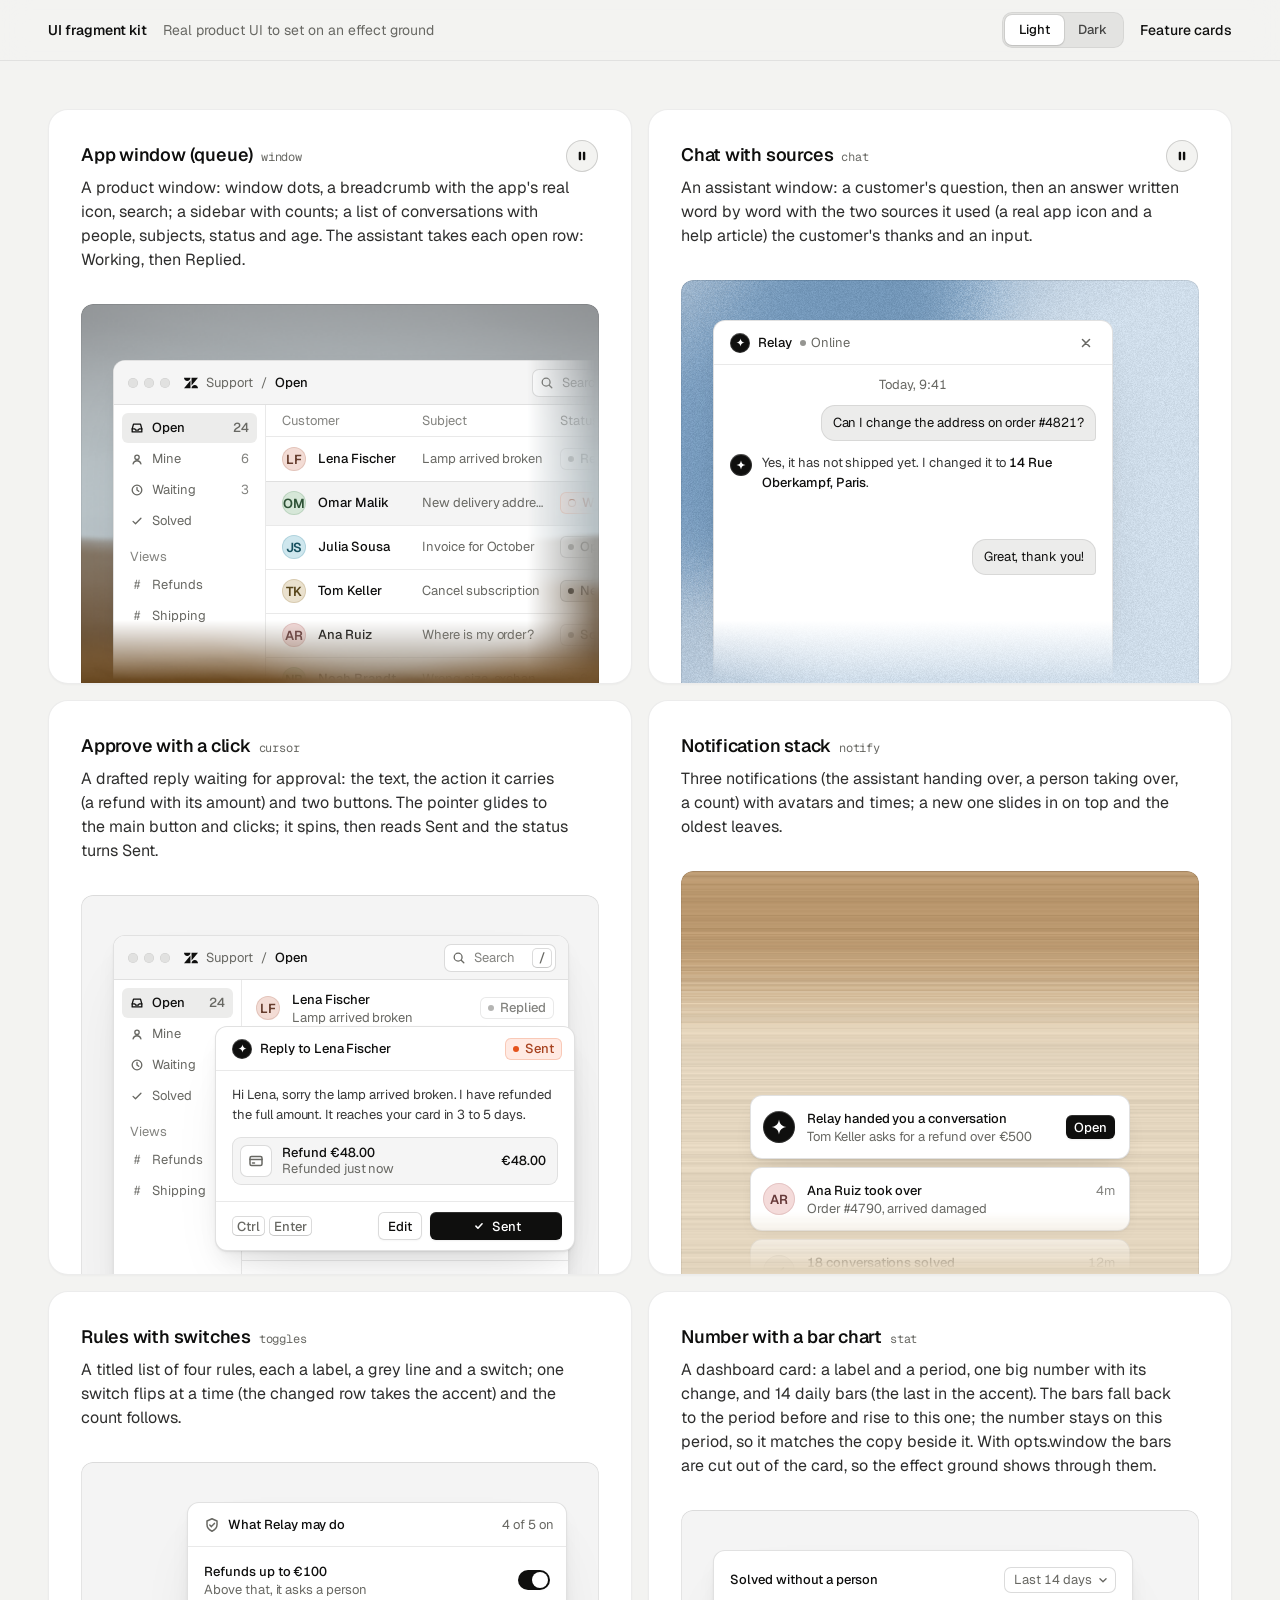
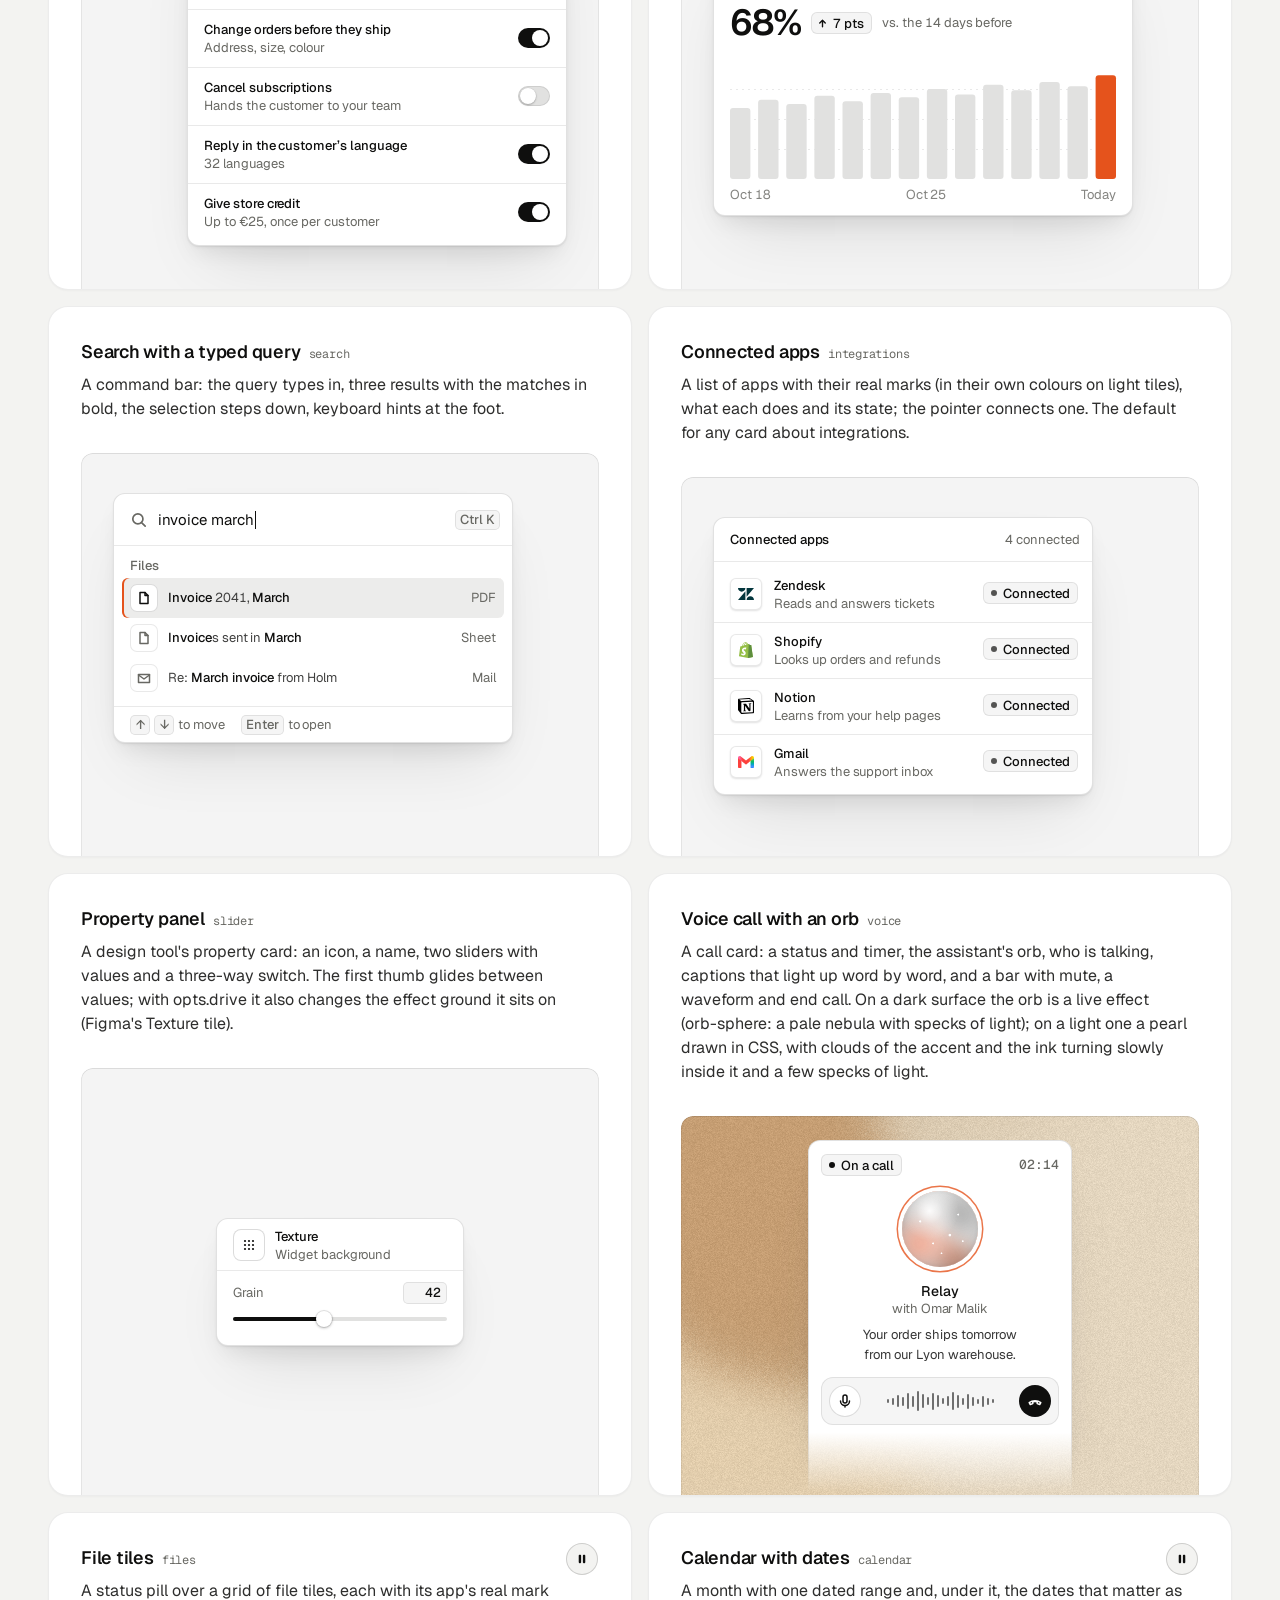
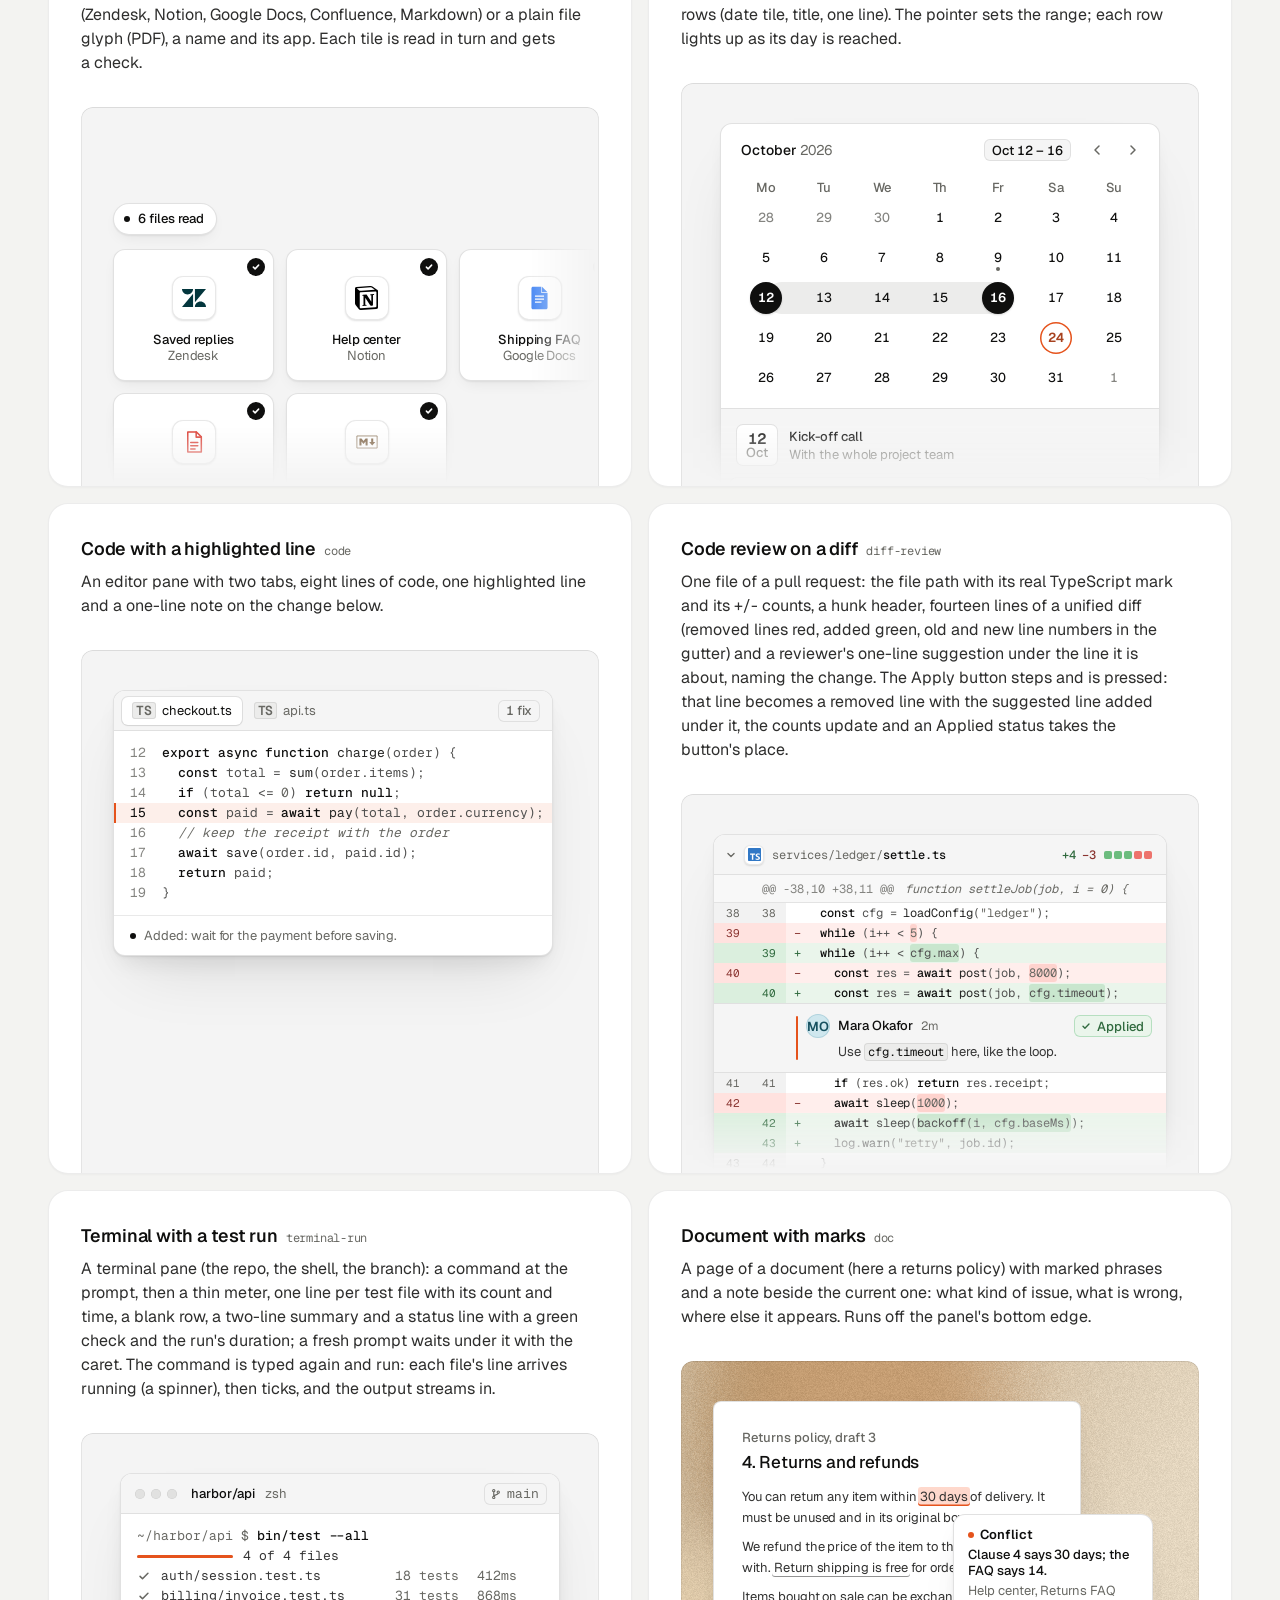
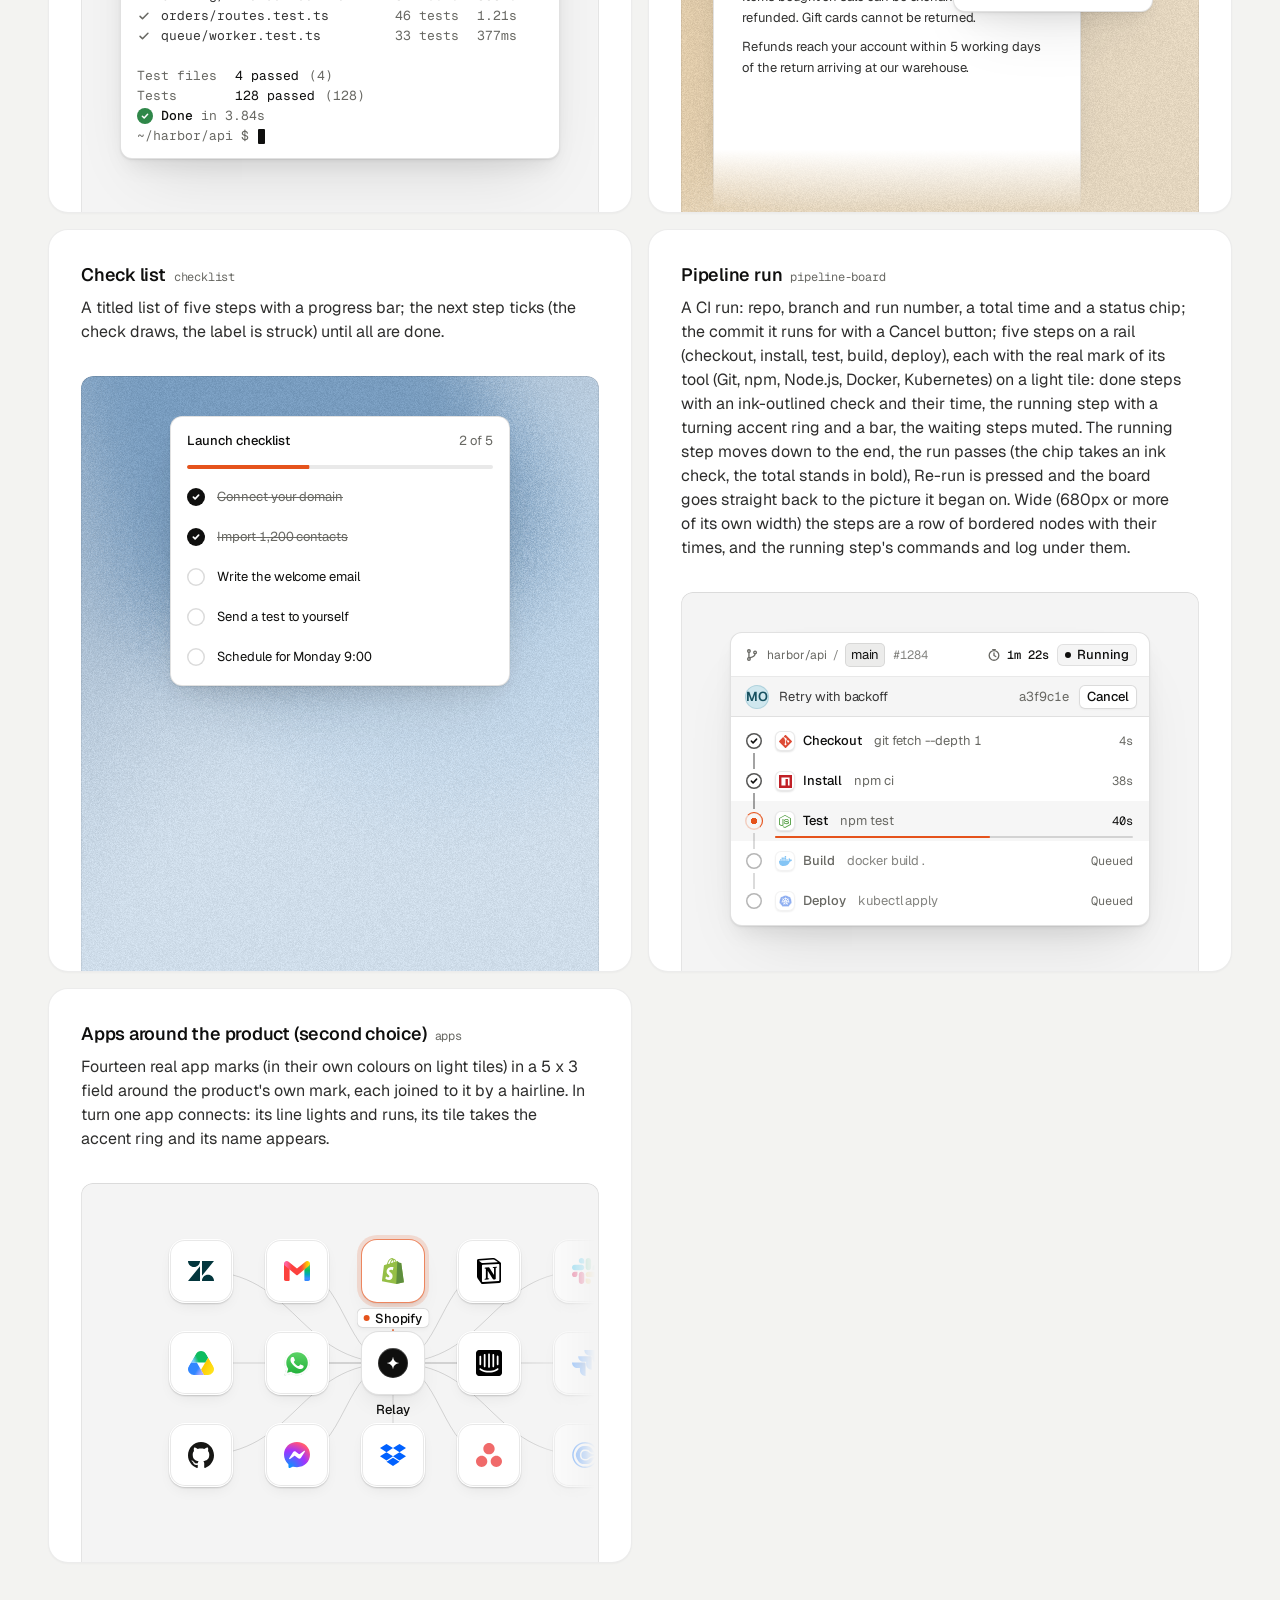
<file: assets/ui/index.html>
<!doctype html>
<html lang="en" data-theme="light">
<head>
<script>window.__tpGlMax = 16;   /* a gallery shows many live effects at once; a page of a site keeps the default 4 (fx.js) */</script>
<meta charset="utf-8">
<meta name="viewport" content="width=device-width, initial-scale=1">
<title>UI fragment kit</title>
<meta name="description" content="Nineteen pieces of real product UI from the taste-skill kit, each on an effect ground in a feature card.">
<link rel="preconnect" href="https://fonts.googleapis.com">
<link rel="preconnect" href="https://fonts.gstatic.com" crossorigin>
<link href="https://fonts.googleapis.com/css2?family=Geist:wght@300..700&family=Geist+Mono:wght@400;500&display=swap" rel="stylesheet">
<link rel="stylesheet" href="base.css">
<link rel="stylesheet" href="cards.css">
<style>
  :root { --font-text: "Geist", system-ui, sans-serif; --font-display: "Geist", system-ui, sans-serif; --font-mono: "Geist Mono", ui-monospace, monospace; }
  [data-theme="light"] { --bg: #f3f3f1; --card: #ffffff; --ink: #0f0f0e; --muted: #686863; --accent: #e5531c; --accent-ink: #ffffff; --g-bg: #e9e8e4; --g-surface: #f6f5f2; --frag: #ffffff; --warm: #c9a679; }
  [data-theme="dark"] { --bg: #070708; --card: #151517; --ink: #f2f2ef; --muted: #8f9094; --accent: #ff7a3c; --accent-ink: #120c08; --g-bg: #0e0e10; --g-surface: #1b1c1f; --frag: #1c1d20; --warm: #9c9689; }
  * { box-sizing: border-box; }
  html, body { margin: 0; }
  body { font-family: var(--font-text); background: var(--bg); color: var(--ink); -webkit-font-smoothing: antialiased; }
  .panel { --fx-bg: var(--g-bg); --fx-surface: var(--g-surface); --fx-ink: var(--ink); --fx-muted: var(--muted); --fx-accent: var(--hue, var(--warm)); --fx-accent-ink: var(--accent-ink); --calm: var(--g-bg); --p-h: 380px; }
  .top { position: sticky; top: 0; z-index: 20; background: color-mix(in oklab, var(--bg) 86%, transparent); backdrop-filter: blur(14px); -webkit-backdrop-filter: blur(14px); border-bottom: 1px solid color-mix(in oklab, var(--ink) 8%, transparent); }
  .top__in { max-width: 1232px; margin: 0 auto; padding: 0 24px; height: 60px; display: flex; align-items: center; gap: 16px; font-size: 14px; line-height: 20px; }
  .top__in strong { font-weight: 560; }
  .top__in > span { color: var(--muted); }
  .sp { flex: 1; }
  .seg { display: inline-flex; padding: 3px; border-radius: 10px; background: color-mix(in oklab, var(--ink) 6%, var(--bg)); box-shadow: inset 0 0 0 1px color-mix(in oklab, var(--ink) 6%, transparent); }
  .seg button { font: inherit; font-size: 13px; font-weight: 500; border: 0; background: none; color: color-mix(in oklab, var(--ink) 72%, var(--bg)); height: 30px; padding: 0 14px; border-radius: 7px; cursor: pointer; }
  .seg button[aria-pressed="true"] { background: var(--card); color: var(--ink); box-shadow: 0 0 0 1px color-mix(in oklab, var(--ink) 8%, transparent), 0 1px 2px rgb(0 0 0 / .1); }
  .top__in a { color: var(--ink); text-decoration: none; font-weight: 500; }
  main { max-width: 1232px; margin: 0 auto; padding: 48px 24px 96px; }
  .grid { display: grid; grid-template-columns: repeat(2, minmax(0, 1fr)); gap: 16px; }
  .card > h3 code { font: 400 12px/16px var(--font-mono); color: var(--muted); margin-left: 8px; }
  @media (max-width: 860px) { .grid { grid-template-columns: minmax(0, 1fr); } }
  @media (max-width: 600px) { main { padding: 24px 16px 64px; } .top__in { padding: 0 16px; } .top__in > span { display: none; } .panel { --p-h: 340px; } }
</style>
</head>
<body>
<header class="top">
  <div class="top__in">
    <strong>UI fragment kit</strong><span>Real product UI to set on an effect ground</span>
    <span class="sp"></span>
    <div class="seg" role="group" aria-label="Theme"><button type="button" data-mode="light" aria-pressed="true">Light</button><button type="button" data-mode="dark" aria-pressed="false">Dark</button></div>
    <a href="cards.html">Feature cards</a>
  </div>
</header>
<main><div class="grid" id="grid"></div></main>

<script type="module">
  import fx from '../effects/fx.js';
  import ui from './ui.js';
  const index = await fetch('index.json').then(r => r.json());
  // where each one sits, as its meta.json says: anchored at a corner or rising from the bottom and cut by
  // the panel's edge, or whole with 24px or more of ground round it; a fade only where an edge cuts it.
  // Only the compact slider sits in the calm middle (Figma's Texture tile); the cursor dialog is shown
  // where it belongs, over the lower-right edge of a window. [class, fade, style, opts]
  const PLACE = {
    window: ['at-corner', 'stage--fade-br', '--ay:56px'],
    chat: ['at-rise to-edge', 'stage--fade-b'],
    cursor: ['at-over', '', '--bx:24px;--by:24px'],
    notify: ['at-rise fit', 'stage--fade-b', '--ay:calc(100% - 180px);--ay-sm:calc(100% - 180px);--fit-max:380px'],
    toggles: ['at-right', ''],
    stat: ['at-corner', ''],
    search: ['at-corner', ''],
    integrations: ['at-corner', ''],
    slider: ['at-center', '', '', '{"compact":true,"drive":{"param":"grain","min":0.15,"max":0.95}}'],
    voice: ['at-rise to-edge fit', 'stage--fade-b', '--ax:max(24px, 50% - 132px);--ay:24px;--fit-max:264px'],
    files: ['at-corner wide', 'stage--fade-br', '--w:680px;--ay:96px'],
    calendar: ['at-rise fit', 'stage--fade-b', '--fit-max:440px'],
    code: ['at-corner', ''],
    'diff-review': ['at-corner fit', 'stage--fade-b', '--fit-max:480px'],
    'terminal-run': ['at-rise fit', '', '--fit-max:440px'],
    'pipeline-board': ['at-rise fit', '', '--fit-max:420px'],
    doc: ['at-corner to-edge', 'stage--fade-b'],
    checklist: ['at-rise fit', '', '--fit-max:340px'],
    apps: ['at-corner wide', 'stage--fade-br', '--w:560px;--ay:48px'],
  };
  // grounds behind UI are soft lit fields (never a line or dot pattern), on both themes: the bright
  // picture behind dark UI on the dark page, a clear step darker than white UI on the light page
  // the painting stays abstract (a mist over warm sand, level, fully soft) and shows once on the page
  const PAINT = ['painterly-landscape', { blur: 1, brush: 0.35, slope: 0, hillY: 0.3, horizon: 0.62, calm: 0.2, calmX: 0.6, calmY: 0.8, drift: 0, side: 1 }, '{"bg":"#a3b0b6","accent":"#c49a6c"}'];
  const GRAIN = ['grain-gradient', { speed: 0, grainMotion: 0, calm: 0.2, calmX: 0.5, calmY: 0.6, tint: 0.6, contrast: 0.6 }, '{"bg":"#d9ccb7","surface":"#e9e0d2","ink":"#2a2622","muted":"#6f675c","accent":"#a8794a"}'];
  const SKY = [GRAIN[0], GRAIN[1], '{"bg":"#c6d3df","surface":"#d6e0e9","ink":"#25303a","muted":"#5d6873","accent":"#3f6a92"}'];
  const SAGE = [GRAIN[0], GRAIN[1], '{"bg":"#cdd6c6","surface":"#dce3d6","ink":"#262d24","muted":"#5f6a5a","accent":"#6c8e63"}'];
  const GROUND = (m, i) => (m.name === 'slider' ? GRAIN : i === 0 ? PAINT : [GRAIN, SKY, SAGE][i % 3]);
  const q = new URLSearchParams(location.search);
  const grid = document.getElementById('grid');
  grid.innerHTML = index.fragments.map((m, i) => {
    const [at, fade, extra = '', opts = ''] = PLACE[m.name] || ['at-corner', 'stage--fade-br'];
    const [id, params, pal] = GROUND(m, i);
    const w = at === 'at-center' ? '' : ` style="--ax:32px;--ay:40px;${extra}"`;
    const o = opts ? ` data-ui-opts='${opts}'` : '';
    // the cursor is a dialog over a window's edge: the window under it holds still
    const under = m.name === 'cursor' ? `<div class="at-corner" style="--ax:32px;--ay:40px" data-ui-load="window" data-ui-opts='{"compact":true}' data-ui-still></div>` : '';
    return `<article class="card card--row"><h3>${m.title}<code>${m.name}</code></h3><p>${m.shows}</p>
      <div class="panel" data-fx="${id}" data-fx-seed="${(i + 1) * 17}" data-fx-params='${JSON.stringify(params)}' data-fx-palette='${pal}' style="--calm-k:0%">
        <div class="stage ${fade}">${under}<div class="${at}"${w}${o} data-ui-load="${m.name}"></div></div></div></article>`;
  }).join('');
  function setMode(mode) {
    document.documentElement.dataset.theme = mode;
    document.querySelectorAll('.seg button').forEach(b => b.setAttribute('aria-pressed', String(b.dataset.mode === mode)));
  }
  setMode(q.get('mode') === 'dark' ? 'dark' : 'light');
  if (q.has('t')) fx.setClock(+q.get('t'));
  // each ground is drawn once near the screen and kept as a picture (its WebGL context freed), so nineteen
  // panels need one or two contexts, not nineteen
  await Promise.all([ui.loadAll(grid), ui.grounds(grid, fx)]);
  document.documentElement.dataset.ready = '1';
  document.querySelectorAll('.seg button').forEach(b => b.addEventListener('click', async () => {
    setMode(b.dataset.mode);
    for (const el of grid.querySelectorAll('[data-ui]')) el.__ui?.repaint?.();
    await ui.grounds(grid, fx);
  }));
</script>
</body>
</html>
</file>
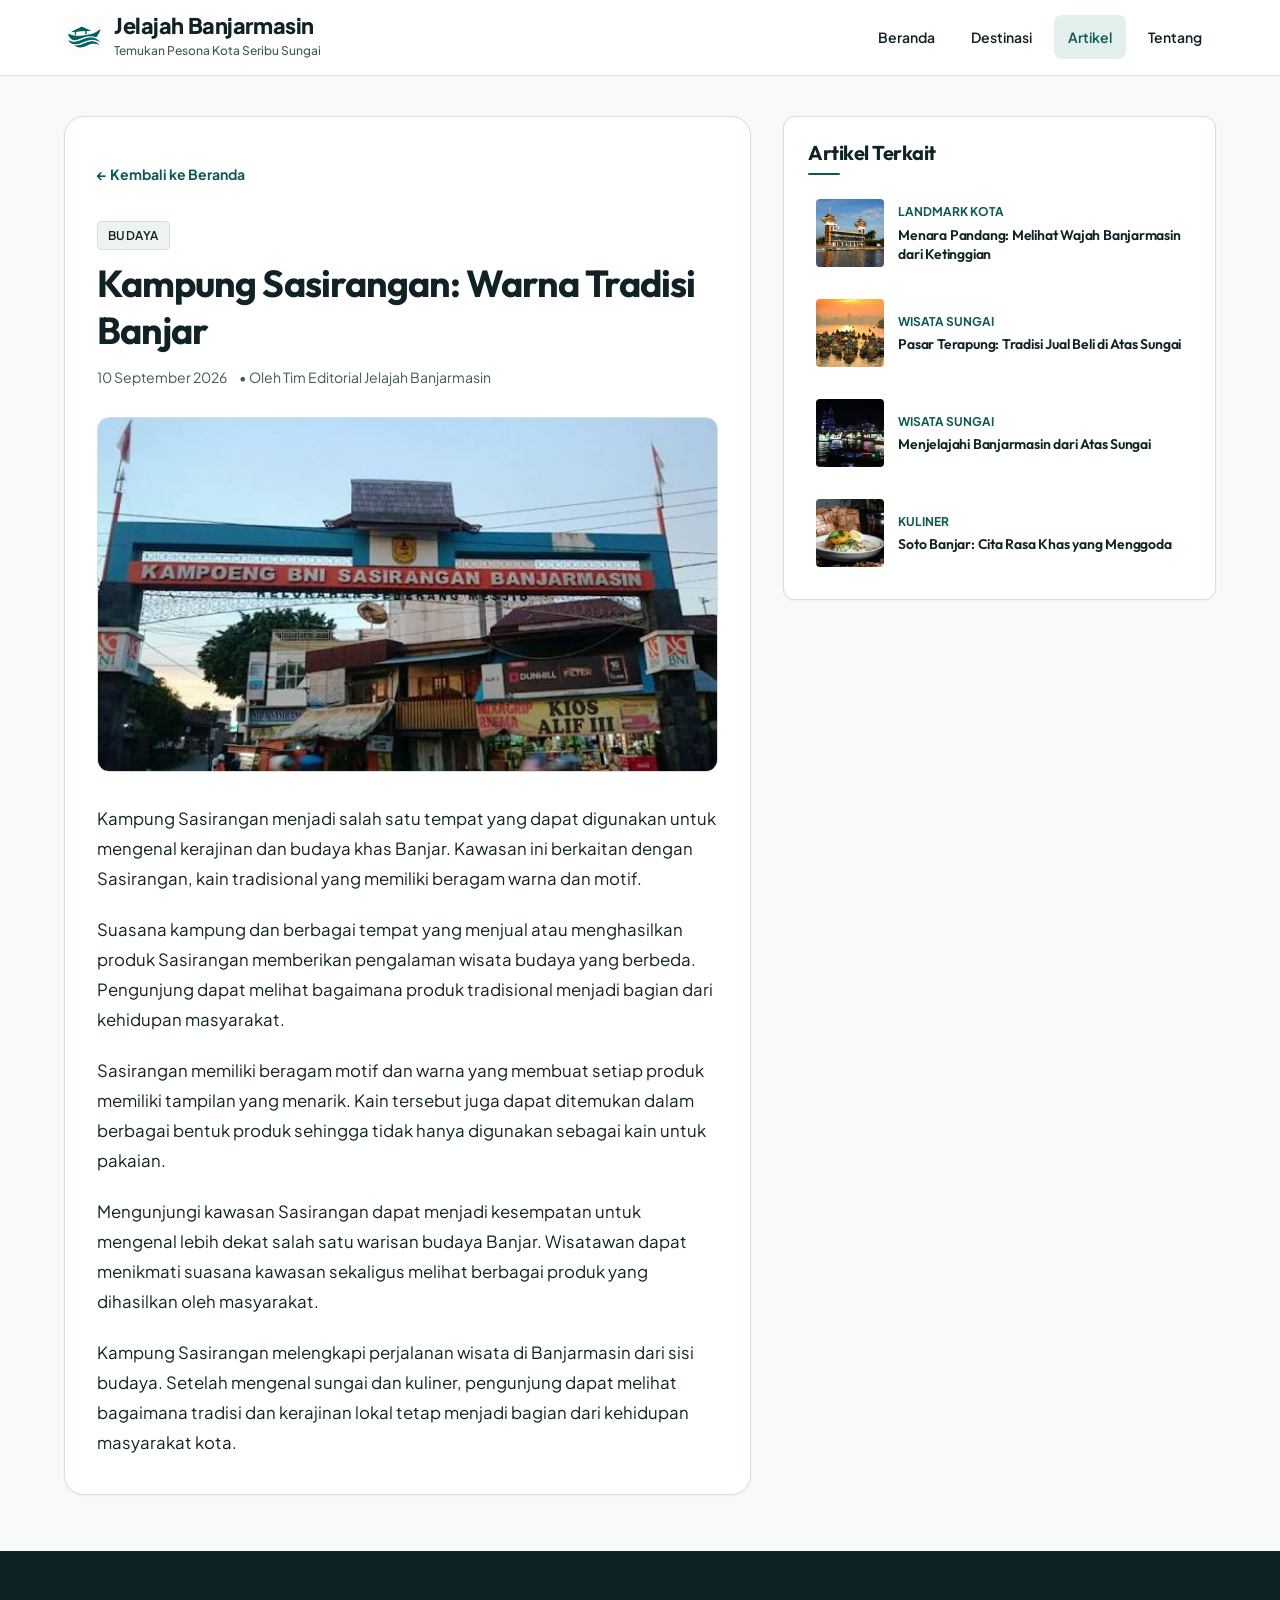
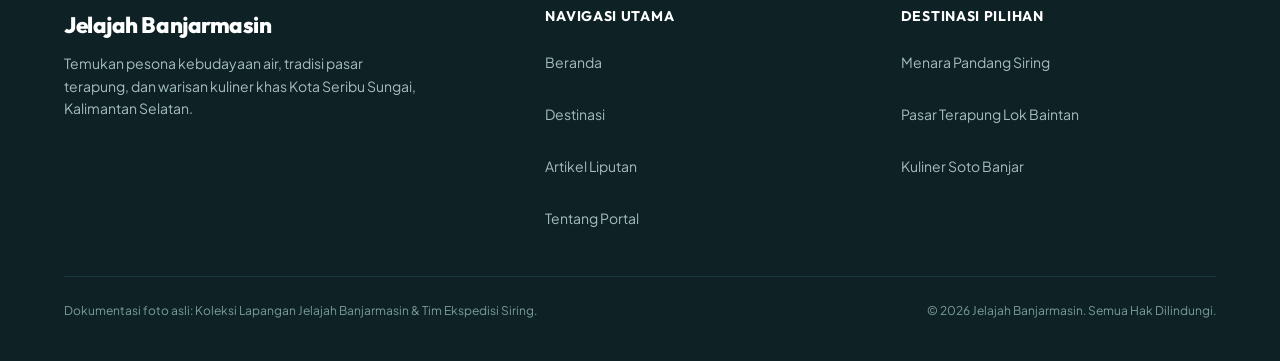
<file: artikel/kampung-sasirangan.html>
<!DOCTYPE html>
<html lang="id">

<head>
    <meta charset="UTF-8">
    <meta name="viewport" content="width=device-width, initial-scale=1.0, viewport-fit=cover">
    <meta name="description" content="Kampung Sasirangan: Warna Tradisi Banjar - Artikel Jelajah Banjarmasin.">
    <title>Kampung Sasirangan: Warna Tradisi Banjar - Jelajah Banjarmasin</title>

    <!-- Distinctive Typography (Outfit Display + Plus Jakarta Sans Body) -->
    <link rel="preconnect" href="https://fonts.googleapis.com">
    <link rel="preconnect" href="https://fonts.gstatic.com" crossorigin>
    <link href="https://fonts.googleapis.com/css2?family=Outfit:wght@500;600;700;800&family=Plus+Jakarta+Sans:ital,wght@0,400;0,500;0,600;0,700;1,400&display=swap" rel="stylesheet">

    <link rel="stylesheet" href="../style.css">

    <!-- Favicon -->
    <link rel="icon" type="image/png" href="../favicon.png">
    <link rel="apple-touch-icon" href="../favicon.png">
</head>

<body class="article-page">

    <!-- HEADER & NAVIGATION -->
    <header class="site-header">
        <div class="wrap header-container">
            <div class="brand">
                <a href="../index.html" class="brand-link">
                    <img src="../image/logo.png" alt="Logo Jelajah Banjarmasin" class="brand-logo" width="40" height="40">
                    <span class="brand-text">
                        <span class="site-title">Jelajah Banjarmasin</span>
                        <span class="site-tagline">Temukan Pesona Kota Seribu Sungai</span>
                    </span>
                </a>
            </div>
            <nav class="main-nav" aria-label="Navigasi Utama">
                <ul class="nav-list">
                    <li><a href="../index.html" class="nav-link">Beranda</a></li>
                    <li><a href="../index.html#destinasi" class="nav-link">Destinasi</a></li>
                    <li><a href="../index.html#artikel" class="nav-link active">Artikel</a></li>
                    <li><a href="../index.html#tentang" class="nav-link">Tentang</a></li>
                </ul>
            </nav>
        </div>
    </header>

    <!-- MAIN CONTENT -->
    <main>
        <div class="wrap content-wrapper article-layout">

            <!-- MAIN ARTICLE -->
            <article class="article-main">
                <a href="../index.html#artikel" class="back-link">&larr; Kembali ke Beranda</a>

                <header class="article-header">
                    <span class="category-badge text-badge">Budaya</span>
                    <h2 class="article-page-title">Kampung Sasirangan: Warna Tradisi Banjar</h2>
                    <div class="article-meta-info">
                        <time datetime="2026-09-10" class="meta-date">10 September 2026</time>
                        <span class="meta-author">• Oleh Tim Editorial Jelajah Banjarmasin</span>
                    </div>
                </header>

                <div class="article-hero-box">
                    <img src="../image/kampung_sasirangan.jpeg"
                        alt="Motif batik khas dan keunikan produk Kampung Sasirangan Banjarmasin"
                        class="article-hero-img">
                </div>

                <div class="article-body">
                    <p>Kampung Sasirangan menjadi salah satu tempat yang dapat digunakan untuk mengenal kerajinan dan
                        budaya khas Banjar. Kawasan ini berkaitan dengan Sasirangan, kain tradisional yang memiliki
                        beragam warna dan motif.</p>

                    <p>Suasana kampung dan berbagai tempat yang menjual atau menghasilkan produk Sasirangan memberikan
                        pengalaman wisata budaya yang berbeda. Pengunjung dapat melihat bagaimana produk tradisional
                        menjadi bagian dari kehidupan masyarakat.</p>

                    <p>Sasirangan memiliki beragam motif dan warna yang membuat setiap produk memiliki tampilan yang
                        menarik. Kain tersebut juga dapat ditemukan dalam berbagai bentuk produk sehingga tidak hanya
                        digunakan sebagai kain untuk pakaian.</p>

                    <p>Mengunjungi kawasan Sasirangan dapat menjadi kesempatan untuk mengenal lebih dekat salah satu
                        warisan budaya Banjar. Wisatawan dapat menikmati suasana kawasan sekaligus melihat berbagai
                        produk yang dihasilkan oleh masyarakat.</p>

                    <p>Kampung Sasirangan melengkapi perjalanan wisata di Banjarmasin dari sisi budaya. Setelah mengenal
                        sungai dan kuliner, pengunjung dapat melihat bagaimana tradisi dan kerajinan lokal tetap menjadi
                        bagian dari kehidupan masyarakat kota.</p>
                </div>
            </article>

            <!-- SIDEBAR RELATED ARTICLES -->
            <aside class="sidebar">
                <div class="sidebar-widget">
                    <h2 class="widget-title">Artikel Terkait</h2>
                    <div class="widget-divider"></div>
                    <ul class="related-articles-list">
                        <li>
                            <a href="menara-pandang.html" class="related-article-item">
                                <img src="../image/menara-pandang.jpeg" alt="Menara Pandang" class="related-thumb">
                                <div class="related-info">
                                    <span class="related-cat">Landmark Kota</span>
                                    <h3 class="related-title">Menara Pandang: Melihat Wajah Banjarmasin dari Ketinggian
                                    </h3>
                                </div>
                            </a>
                        </li>
                        <li>
                            <a href="pasar-terapung.html" class="related-article-item">
                                <img src="../image/pasar-terapung.jpg" alt="Pasar Terapung" class="related-thumb">
                                <div class="related-info">
                                    <span class="related-cat">Wisata Sungai</span>
                                    <h3 class="related-title">Pasar Terapung: Tradisi Jual Beli di Atas Sungai</h3>
                                </div>
                            </a>
                        </li>
                        <li>
                            <a href="susur-sungai.html" class="related-article-item">
                                <img src="../image/susur-sungai.jpeg" alt="Susur Sungai" class="related-thumb">
                                <div class="related-info">
                                    <span class="related-cat">Wisata Sungai</span>
                                    <h3 class="related-title">Menjelajahi Banjarmasin dari Atas Sungai</h3>
                                </div>
                            </a>
                        </li>
                        <li>
                            <a href="soto-banjar.html" class="related-article-item">
                                <img src="../image/kuliner-soto-banjar.jpg" alt="Soto Banjar" class="related-thumb">
                                <div class="related-info">
                                    <span class="related-cat">Kuliner</span>
                                    <h3 class="related-title">Soto Banjar: Cita Rasa Khas yang Menggoda</h3>
                                </div>
                            </a>
                        </li>
                    </ul>
                </div>
            </aside>

        </div>
    </main>

    <!-- FOOTER -->
    <footer class="site-footer">
        <div class="wrap footer-container">
            <div class="footer-top">
                <div class="footer-brand">
                    <span class="footer-title">Jelajah Banjarmasin</span>
                    <p class="footer-tagline">Temukan pesona kebudayaan air, tradisi pasar terapung, dan warisan kuliner khas Kota Seribu Sungai, Kalimantan Selatan.</p>
                </div>
                <div>
                    <h3 class="footer-col-title">Navigasi Utama</h3>
                    <ul class="footer-links">
                        <li><a href="../index.html#beranda">Beranda</a></li>
                        <li><a href="../index.html#destinasi">Destinasi</a></li>
                        <li><a href="../index.html#artikel">Artikel Liputan</a></li>
                        <li><a href="../index.html#tentang">Tentang Portal</a></li>
                    </ul>
                </div>
                <div>
                    <h3 class="footer-col-title">Destinasi Pilihan</h3>
                    <ul class="footer-links">
                        <li><a href="menara-pandang.html">Menara Pandang Siring</a></li>
                        <li><a href="pasar-terapung.html">Pasar Terapung Lok Baintan</a></li>
                        <li><a href="soto-banjar.html">Kuliner Soto Banjar</a></li>
                    </ul>
                </div>
            </div>
            <div class="footer-bottom">
                <p class="footer-credits">Dokumentasi foto asli: Koleksi Lapangan Jelajah Banjarmasin &amp; Tim Ekspedisi Siring.</p>
                <p class="footer-copy">&copy; 2026 Jelajah Banjarmasin. Semua Hak Dilindungi.</p>
            </div>
        </div>
    </footer>

</body>

</html>
</file>
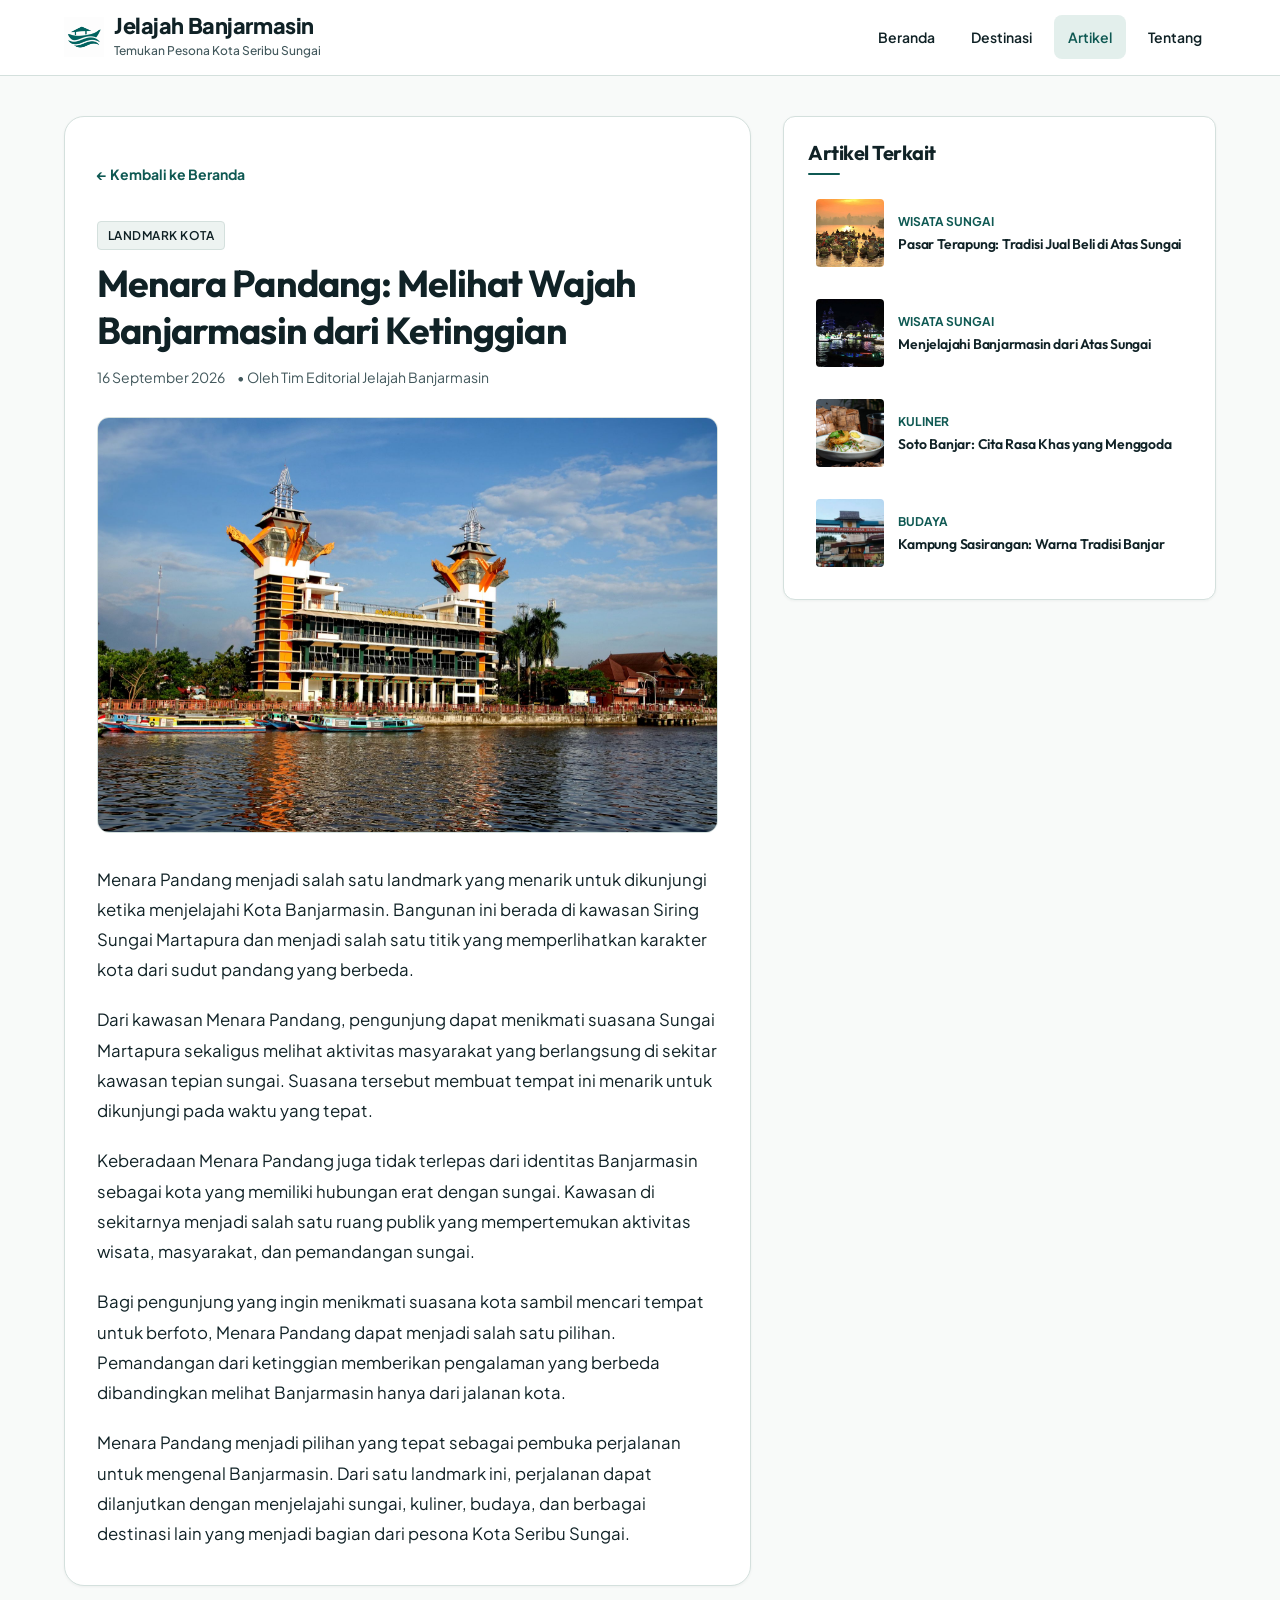
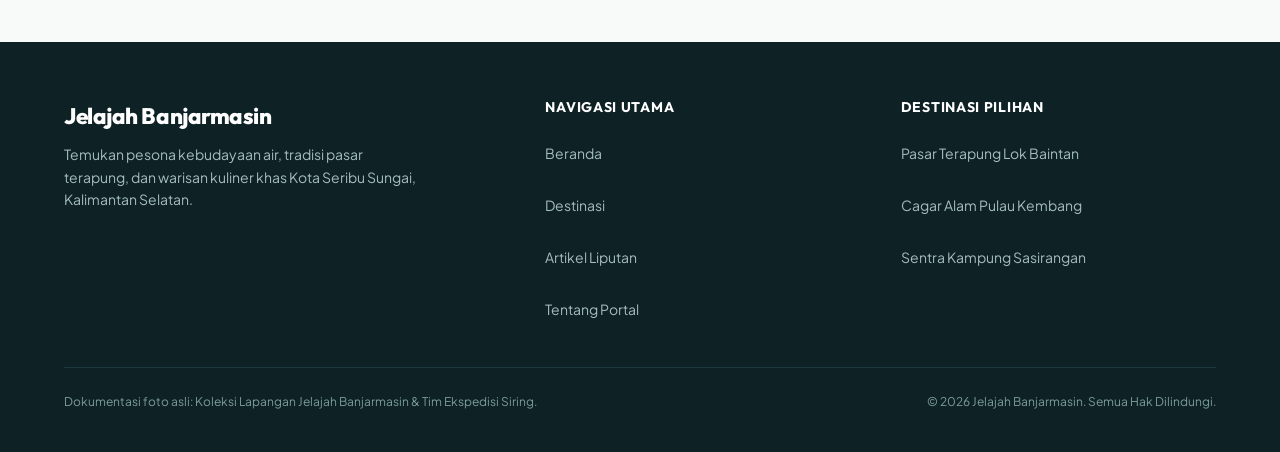
<file: artikel/menara-pandang.html>
<!DOCTYPE html>
<html lang="id">
<head>
    <meta charset="UTF-8">
    <meta name="viewport" content="width=device-width, initial-scale=1.0, viewport-fit=cover">
    <meta name="description" content="Menara Pandang: Melihat Wajah Banjarmasin dari Ketinggian - Artikel Jelajah Banjarmasin.">
    <title>Menara Pandang: Melihat Wajah Banjarmasin dari Ketinggian - Jelajah Banjarmasin</title>

    <!-- Distinctive Typography (Outfit Display + Plus Jakarta Sans Body) -->
    <link rel="preconnect" href="https://fonts.googleapis.com">
    <link rel="preconnect" href="https://fonts.gstatic.com" crossorigin>
    <link href="https://fonts.googleapis.com/css2?family=Outfit:wght@500;600;700;800&family=Plus+Jakarta+Sans:ital,wght@0,400;0,500;0,600;0,700;1,400&display=swap" rel="stylesheet">

    <link rel="stylesheet" href="../style.css">

    <!-- Favicon -->
    <link rel="icon" type="image/png" href="../favicon.png">
    <link rel="apple-touch-icon" href="../favicon.png">
</head>
<body class="article-page">

    <!-- HEADER & NAVIGATION -->
    <header class="site-header">
        <div class="wrap header-container">
            <div class="brand">
                <a href="../index.html" class="brand-link">
                    <img src="../image/logo.png" alt="Logo Jelajah Banjarmasin" class="brand-logo" width="40" height="40">
                    <span class="brand-text">
                        <span class="site-title">Jelajah Banjarmasin</span>
                        <span class="site-tagline">Temukan Pesona Kota Seribu Sungai</span>
                    </span>
                </a>
            </div>
            <nav class="main-nav" aria-label="Navigasi Utama">
                <ul class="nav-list">
                    <li><a href="../index.html" class="nav-link">Beranda</a></li>
                    <li><a href="../index.html#destinasi" class="nav-link">Destinasi</a></li>
                    <li><a href="../index.html#artikel" class="nav-link active">Artikel</a></li>
                    <li><a href="../index.html#tentang" class="nav-link">Tentang</a></li>
                </ul>
            </nav>
        </div>
    </header>

    <!-- MAIN CONTENT -->
    <main>
        <div class="wrap content-wrapper article-layout">
            
            <!-- MAIN ARTICLE -->
            <article class="article-main">
                <a href="../index.html#artikel" class="back-link">&larr; Kembali ke Beranda</a>
                
                <header class="article-header">
                    <span class="category-badge text-badge">Landmark Kota</span>
                    <h2 class="article-page-title">Menara Pandang: Melihat Wajah Banjarmasin dari Ketinggian</h2>
                    <div class="article-meta-info">
                        <time datetime="2026-09-16" class="meta-date">16 September 2026</time>
                        <span class="meta-author">• Oleh Tim Editorial Jelajah Banjarmasin</span>
                    </div>
                </header>

                <div class="article-hero-box">
                    <img src="../image/menara-pandang.jpeg" alt="Pemandangan Menara Pandang Siring Sungai Martapura Banjarmasin" class="article-hero-img">
                </div>

                <div class="article-body">
                    <p>Menara Pandang menjadi salah satu landmark yang menarik untuk dikunjungi ketika menjelajahi Kota Banjarmasin. Bangunan ini berada di kawasan Siring Sungai Martapura dan menjadi salah satu titik yang memperlihatkan karakter kota dari sudut pandang yang berbeda.</p>
                    
                    <p>Dari kawasan Menara Pandang, pengunjung dapat menikmati suasana Sungai Martapura sekaligus melihat aktivitas masyarakat yang berlangsung di sekitar kawasan tepian sungai. Suasana tersebut membuat tempat ini menarik untuk dikunjungi pada waktu yang tepat.</p>
                    
                    <p>Keberadaan Menara Pandang juga tidak terlepas dari identitas Banjarmasin sebagai kota yang memiliki hubungan erat dengan sungai. Kawasan di sekitarnya menjadi salah satu ruang publik yang mempertemukan aktivitas wisata, masyarakat, dan pemandangan sungai.</p>
                    
                    <p>Bagi pengunjung yang ingin menikmati suasana kota sambil mencari tempat untuk berfoto, Menara Pandang dapat menjadi salah satu pilihan. Pemandangan dari ketinggian memberikan pengalaman yang berbeda dibandingkan melihat Banjarmasin hanya dari jalanan kota.</p>
                    
                    <p>Menara Pandang menjadi pilihan yang tepat sebagai pembuka perjalanan untuk mengenal Banjarmasin. Dari satu landmark ini, perjalanan dapat dilanjutkan dengan menjelajahi sungai, kuliner, budaya, dan berbagai destinasi lain yang menjadi bagian dari pesona Kota Seribu Sungai.</p>
                </div>
            </article>

            <!-- SIDEBAR RELATED ARTICLES -->
            <aside class="sidebar">
                <div class="sidebar-widget">
                    <h2 class="widget-title">Artikel Terkait</h2>
                    <div class="widget-divider"></div>
                    <ul class="related-articles-list">
                        <li>
                            <a href="pasar-terapung.html" class="related-article-item">
                                <img src="../image/pasar-terapung.jpg" alt="Pasar Terapung" class="related-thumb">
                                <div class="related-info">
                                    <span class="related-cat">Wisata Sungai</span>
                                    <h3 class="related-title">Pasar Terapung: Tradisi Jual Beli di Atas Sungai</h3>
                                </div>
                            </a>
                        </li>
                        <li>
                            <a href="susur-sungai.html" class="related-article-item">
                                <img src="../image/susur-sungai.jpeg" alt="Susur Sungai" class="related-thumb">
                                <div class="related-info">
                                    <span class="related-cat">Wisata Sungai</span>
                                    <h3 class="related-title">Menjelajahi Banjarmasin dari Atas Sungai</h3>
                                </div>
                            </a>
                        </li>
                        <li>
                            <a href="soto-banjar.html" class="related-article-item">
                                <img src="../image/kuliner-soto-banjar.jpg" alt="Soto Banjar" class="related-thumb">
                                <div class="related-info">
                                    <span class="related-cat">Kuliner</span>
                                    <h3 class="related-title">Soto Banjar: Cita Rasa Khas yang Menggoda</h3>
                                </div>
                            </a>
                        </li>
                        <li>
                            <a href="kampung-sasirangan.html" class="related-article-item">
                                <img src="../image/kampung_sasirangan.jpeg" alt="Kampung Sasirangan" class="related-thumb">
                                <div class="related-info">
                                    <span class="related-cat">Budaya</span>
                                    <h3 class="related-title">Kampung Sasirangan: Warna Tradisi Banjar</h3>
                                </div>
                            </a>
                        </li>
                    </ul>
                </div>
            </aside>

        </div>
    </main>

    <!-- FOOTER -->
    <footer class="site-footer">
        <div class="wrap footer-container">
            <div class="footer-top">
                <div class="footer-brand">
                    <span class="footer-title">Jelajah Banjarmasin</span>
                    <p class="footer-tagline">Temukan pesona kebudayaan air, tradisi pasar terapung, dan warisan kuliner khas Kota Seribu Sungai, Kalimantan Selatan.</p>
                </div>
                <div>
                    <h3 class="footer-col-title">Navigasi Utama</h3>
                    <ul class="footer-links">
                        <li><a href="../index.html#beranda">Beranda</a></li>
                        <li><a href="../index.html#destinasi">Destinasi</a></li>
                        <li><a href="../index.html#artikel">Artikel Liputan</a></li>
                        <li><a href="../index.html#tentang">Tentang Portal</a></li>
                    </ul>
                </div>
                <div>
                    <h3 class="footer-col-title">Destinasi Pilihan</h3>
                    <ul class="footer-links">
                        <li><a href="pasar-terapung.html">Pasar Terapung Lok Baintan</a></li>
                        <li><a href="pulau-kembang.html">Cagar Alam Pulau Kembang</a></li>
                        <li><a href="kampung-sasirangan.html">Sentra Kampung Sasirangan</a></li>
                    </ul>
                </div>
            </div>
            <div class="footer-bottom">
                <p class="footer-credits">Dokumentasi foto asli: Koleksi Lapangan Jelajah Banjarmasin &amp; Tim Ekspedisi Siring.</p>
                <p class="footer-copy">&copy; 2026 Jelajah Banjarmasin. Semua Hak Dilindungi.</p>
            </div>
        </div>
    </footer>

</body>
</html>
</file>
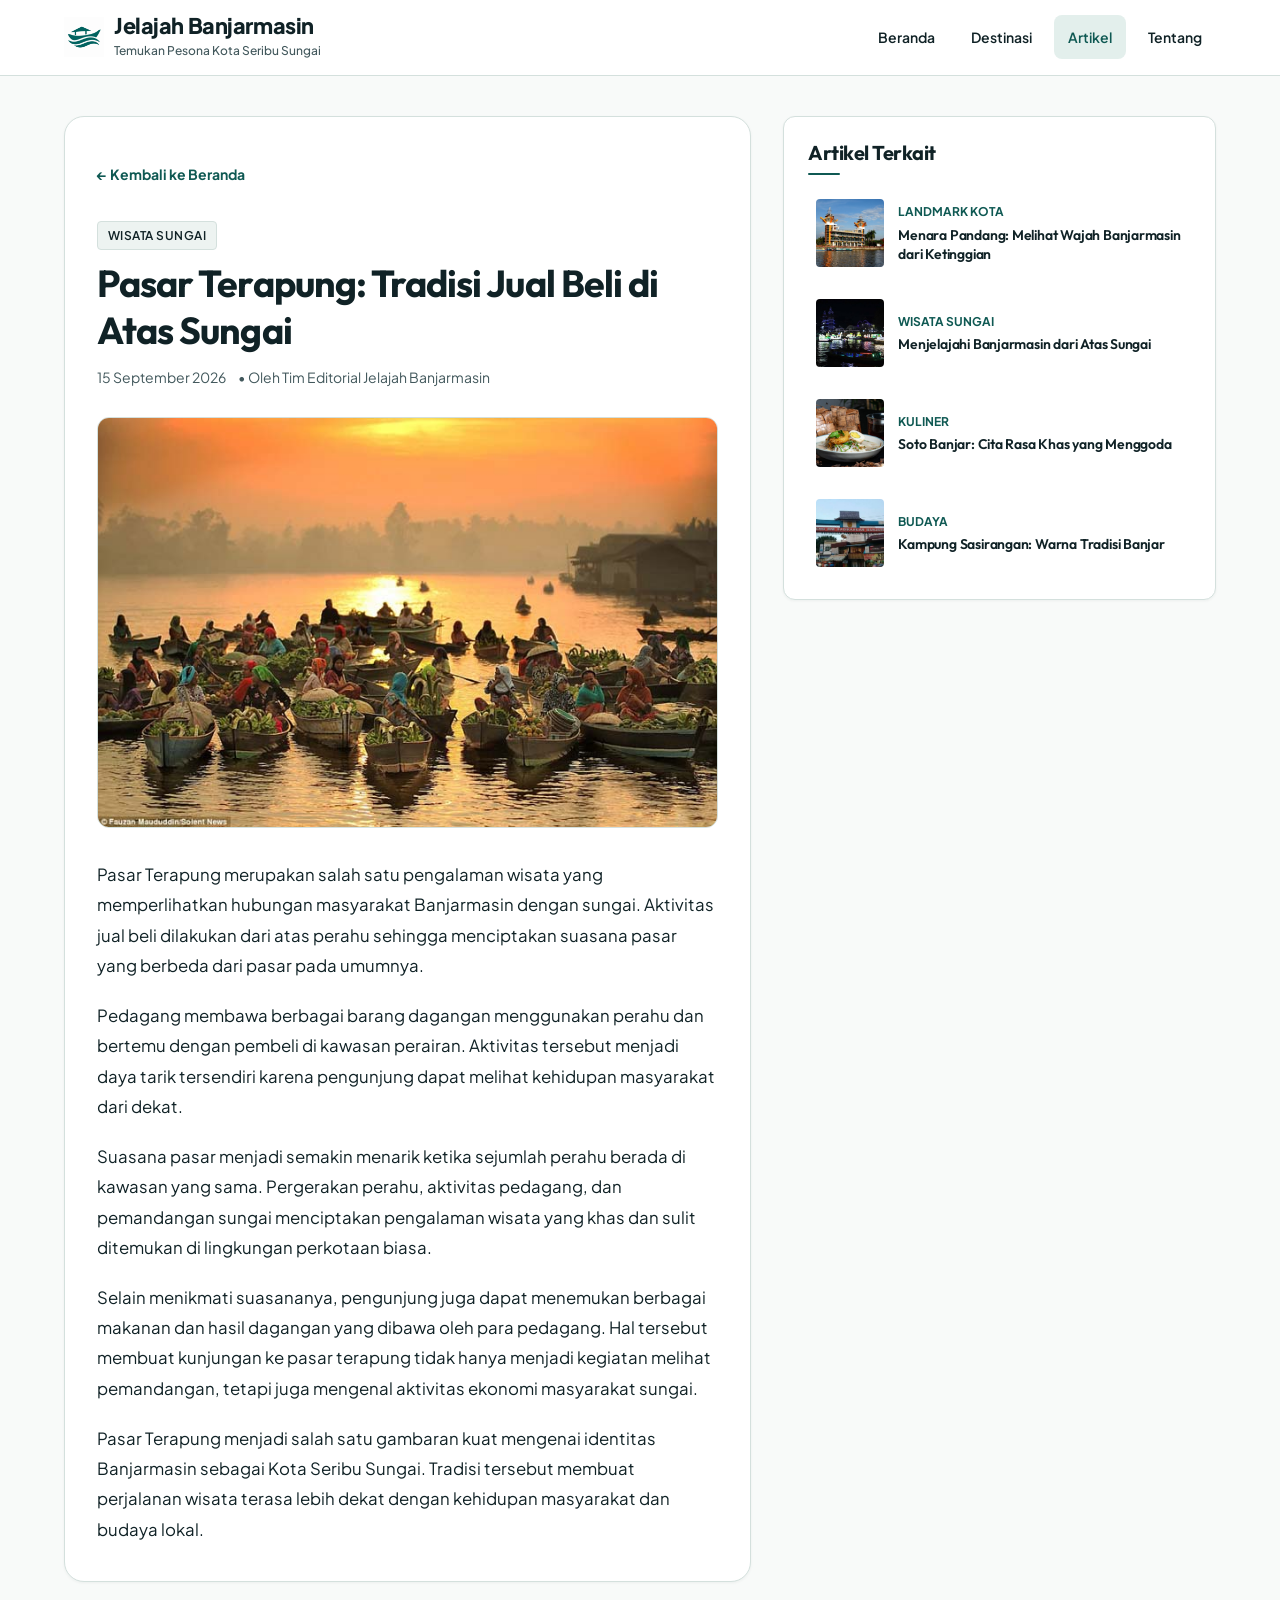
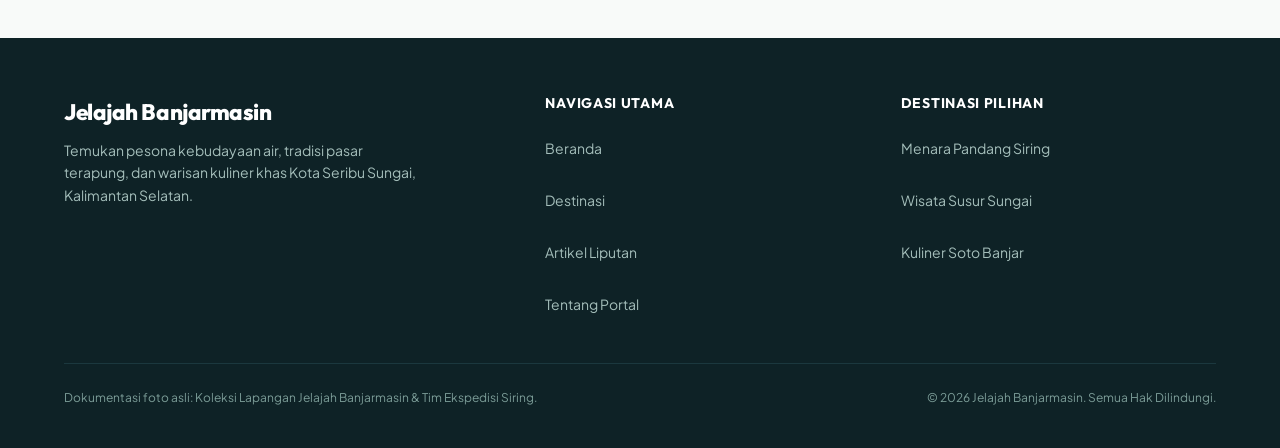
<file: artikel/pasar-terapung.html>
<!DOCTYPE html>
<html lang="id">
<head>
    <meta charset="UTF-8">
    <meta name="viewport" content="width=device-width, initial-scale=1.0, viewport-fit=cover">
    <meta name="description" content="Pasar Terapung: Tradisi Jual Beli di Atas Sungai - Artikel Jelajah Banjarmasin.">
    <title>Pasar Terapung: Tradisi Jual Beli di Atas Sungai - Jelajah Banjarmasin</title>

    <!-- Distinctive Typography (Outfit Display + Plus Jakarta Sans Body) -->
    <link rel="preconnect" href="https://fonts.googleapis.com">
    <link rel="preconnect" href="https://fonts.gstatic.com" crossorigin>
    <link href="https://fonts.googleapis.com/css2?family=Outfit:wght@500;600;700;800&family=Plus+Jakarta+Sans:ital,wght@0,400;0,500;0,600;0,700;1,400&display=swap" rel="stylesheet">

    <link rel="stylesheet" href="../style.css">

    <!-- Favicon -->
    <link rel="icon" type="image/png" href="../favicon.png">
    <link rel="apple-touch-icon" href="../favicon.png">
</head>
<body class="article-page">

    <!-- HEADER & NAVIGATION -->
    <header class="site-header">
        <div class="wrap header-container">
            <div class="brand">
                <a href="../index.html" class="brand-link">
                    <img src="../image/logo.png" alt="Logo Jelajah Banjarmasin" class="brand-logo" width="40" height="40">
                    <span class="brand-text">
                        <span class="site-title">Jelajah Banjarmasin</span>
                        <span class="site-tagline">Temukan Pesona Kota Seribu Sungai</span>
                    </span>
                </a>
            </div>
            <nav class="main-nav" aria-label="Navigasi Utama">
                <ul class="nav-list">
                    <li><a href="../index.html" class="nav-link">Beranda</a></li>
                    <li><a href="../index.html#destinasi" class="nav-link">Destinasi</a></li>
                    <li><a href="../index.html#artikel" class="nav-link active">Artikel</a></li>
                    <li><a href="../index.html#tentang" class="nav-link">Tentang</a></li>
                </ul>
            </nav>
        </div>
    </header>

    <!-- MAIN CONTENT -->
    <main>
        <div class="wrap content-wrapper article-layout">
            
            <!-- MAIN ARTICLE -->
            <article class="article-main">
                <a href="../index.html#artikel" class="back-link">&larr; Kembali ke Beranda</a>
                
                <header class="article-header">
                    <span class="category-badge text-badge">Wisata Sungai</span>
                    <h2 class="article-page-title">Pasar Terapung: Tradisi Jual Beli di Atas Sungai</h2>
                    <div class="article-meta-info">
                        <time datetime="2026-09-15" class="meta-date">15 September 2026</time>
                        <span class="meta-author">• Oleh Tim Editorial Jelajah Banjarmasin</span>
                    </div>
                </header>

                <div class="article-hero-box">
                    <img src="../image/pasar-terapung.jpg" alt="Aktivitas pedagang perahu di Pasar Terapung Banjarmasin" class="article-hero-img">
                </div>

                <div class="article-body">
                    <p>Pasar Terapung merupakan salah satu pengalaman wisata yang memperlihatkan hubungan masyarakat Banjarmasin dengan sungai. Aktivitas jual beli dilakukan dari atas perahu sehingga menciptakan suasana pasar yang berbeda dari pasar pada umumnya.</p>
                    
                    <p>Pedagang membawa berbagai barang dagangan menggunakan perahu dan bertemu dengan pembeli di kawasan perairan. Aktivitas tersebut menjadi daya tarik tersendiri karena pengunjung dapat melihat kehidupan masyarakat dari dekat.</p>
                    
                    <p>Suasana pasar menjadi semakin menarik ketika sejumlah perahu berada di kawasan yang sama. Pergerakan perahu, aktivitas pedagang, dan pemandangan sungai menciptakan pengalaman wisata yang khas dan sulit ditemukan di lingkungan perkotaan biasa.</p>
                    
                    <p>Selain menikmati suasananya, pengunjung juga dapat menemukan berbagai makanan dan hasil dagangan yang dibawa oleh para pedagang. Hal tersebut membuat kunjungan ke pasar terapung tidak hanya menjadi kegiatan melihat pemandangan, tetapi juga mengenal aktivitas ekonomi masyarakat sungai.</p>
                    
                    <p>Pasar Terapung menjadi salah satu gambaran kuat mengenai identitas Banjarmasin sebagai Kota Seribu Sungai. Tradisi tersebut membuat perjalanan wisata terasa lebih dekat dengan kehidupan masyarakat dan budaya lokal.</p>
                </div>
            </article>

            <!-- SIDEBAR RELATED ARTICLES -->
            <aside class="sidebar">
                <div class="sidebar-widget">
                    <h2 class="widget-title">Artikel Terkait</h2>
                    <div class="widget-divider"></div>
                    <ul class="related-articles-list">
                        <li>
                            <a href="menara-pandang.html" class="related-article-item">
                                <img src="../image/menara-pandang.jpeg" alt="Menara Pandang" class="related-thumb">
                                <div class="related-info">
                                    <span class="related-cat">Landmark Kota</span>
                                    <h3 class="related-title">Menara Pandang: Melihat Wajah Banjarmasin dari Ketinggian</h3>
                                </div>
                            </a>
                        </li>
                        <li>
                            <a href="susur-sungai.html" class="related-article-item">
                                <img src="../image/susur-sungai.jpeg" alt="Susur Sungai" class="related-thumb">
                                <div class="related-info">
                                    <span class="related-cat">Wisata Sungai</span>
                                    <h3 class="related-title">Menjelajahi Banjarmasin dari Atas Sungai</h3>
                                </div>
                            </a>
                        </li>
                        <li>
                            <a href="soto-banjar.html" class="related-article-item">
                                <img src="../image/kuliner-soto-banjar.jpg" alt="Soto Banjar" class="related-thumb">
                                <div class="related-info">
                                    <span class="related-cat">Kuliner</span>
                                    <h3 class="related-title">Soto Banjar: Cita Rasa Khas yang Menggoda</h3>
                                </div>
                            </a>
                        </li>
                        <li>
                            <a href="kampung-sasirangan.html" class="related-article-item">
                                <img src="../image/kampung_sasirangan.jpeg" alt="Kampung Sasirangan" class="related-thumb">
                                <div class="related-info">
                                    <span class="related-cat">Budaya</span>
                                    <h3 class="related-title">Kampung Sasirangan: Warna Tradisi Banjar</h3>
                                </div>
                            </a>
                        </li>
                    </ul>
                </div>
            </aside>

        </div>
    </main>

    <!-- FOOTER -->
    <footer class="site-footer">
        <div class="wrap footer-container">
            <div class="footer-top">
                <div class="footer-brand">
                    <span class="footer-title">Jelajah Banjarmasin</span>
                    <p class="footer-tagline">Temukan pesona kebudayaan air, tradisi pasar terapung, dan warisan kuliner khas Kota Seribu Sungai, Kalimantan Selatan.</p>
                </div>
                <div>
                    <h3 class="footer-col-title">Navigasi Utama</h3>
                    <ul class="footer-links">
                        <li><a href="../index.html#beranda">Beranda</a></li>
                        <li><a href="../index.html#destinasi">Destinasi</a></li>
                        <li><a href="../index.html#artikel">Artikel Liputan</a></li>
                        <li><a href="../index.html#tentang">Tentang Portal</a></li>
                    </ul>
                </div>
                <div>
                    <h3 class="footer-col-title">Destinasi Pilihan</h3>
                    <ul class="footer-links">
                        <li><a href="menara-pandang.html">Menara Pandang Siring</a></li>
                        <li><a href="susur-sungai.html">Wisata Susur Sungai</a></li>
                        <li><a href="soto-banjar.html">Kuliner Soto Banjar</a></li>
                    </ul>
                </div>
            </div>
            <div class="footer-bottom">
                <p class="footer-credits">Dokumentasi foto asli: Koleksi Lapangan Jelajah Banjarmasin &amp; Tim Ekspedisi Siring.</p>
                <p class="footer-copy">&copy; 2026 Jelajah Banjarmasin. Semua Hak Dilindungi.</p>
            </div>
        </div>
    </footer>

</body>
</html>
</file>
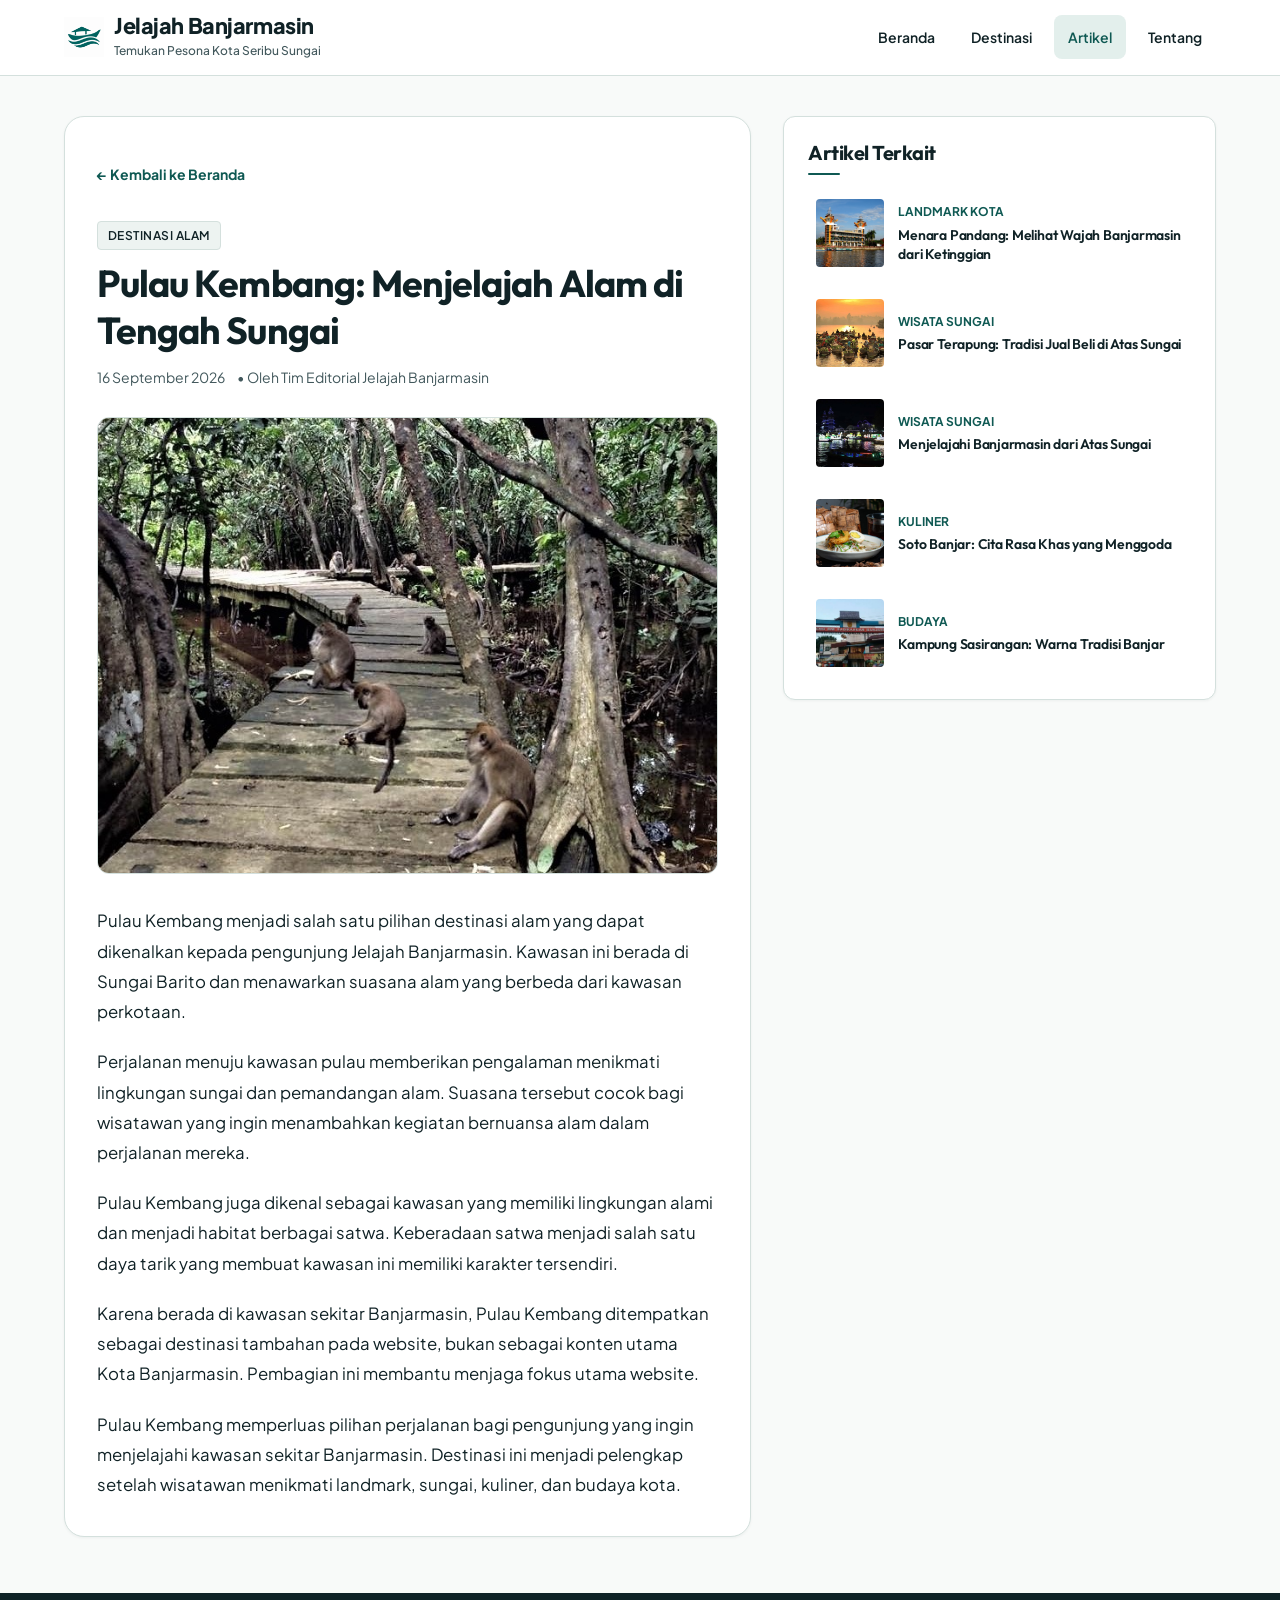
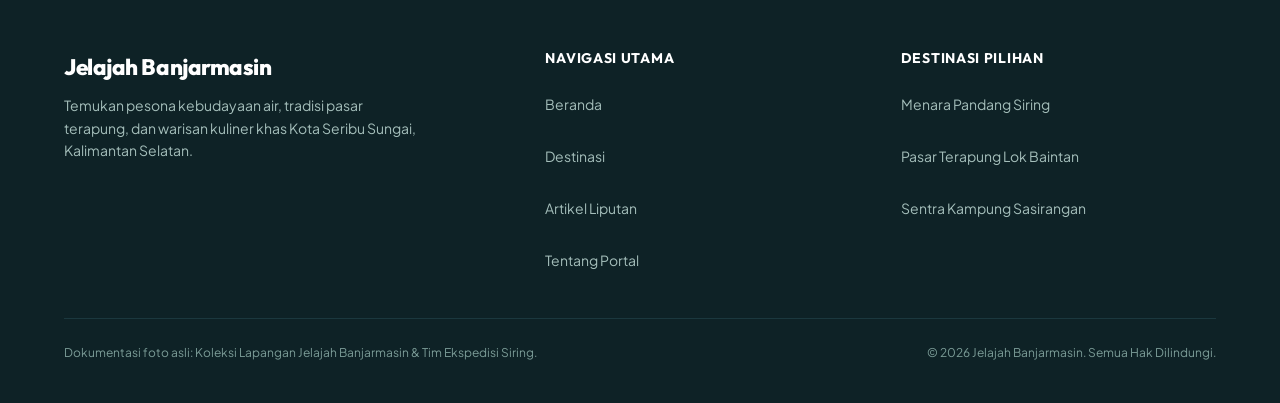
<file: artikel/pulau-kembang.html>
<!DOCTYPE html>
<html lang="id">
<head>
    <meta charset="UTF-8">
    <meta name="viewport" content="width=device-width, initial-scale=1.0, viewport-fit=cover">
    <meta name="description" content="Pulau Kembang: Menjelajah Alam di Tengah Sungai - Artikel Jelajah Banjarmasin.">
    <title>Pulau Kembang: Menjelajah Alam di Tengah Sungai - Jelajah Banjarmasin</title>

    <!-- Distinctive Typography (Outfit Display + Plus Jakarta Sans Body) -->
    <link rel="preconnect" href="https://fonts.googleapis.com">
    <link rel="preconnect" href="https://fonts.gstatic.com" crossorigin>
    <link href="https://fonts.googleapis.com/css2?family=Outfit:wght@500;600;700;800&family=Plus+Jakarta+Sans:ital,wght@0,400;0,500;0,600;0,700;1,400&display=swap" rel="stylesheet">

    <link rel="stylesheet" href="../style.css">

    <!-- Favicon -->
    <link rel="icon" type="image/png" href="../favicon.png">
    <link rel="apple-touch-icon" href="../favicon.png">
</head>
<body class="article-page">

    <!-- HEADER & NAVIGATION -->
    <header class="site-header">
        <div class="wrap header-container">
            <div class="brand">
                <a href="../index.html" class="brand-link">
                    <img src="../image/logo.png" alt="Logo Jelajah Banjarmasin" class="brand-logo" width="40" height="40">
                    <span class="brand-text">
                        <span class="site-title">Jelajah Banjarmasin</span>
                        <span class="site-tagline">Temukan Pesona Kota Seribu Sungai</span>
                    </span>
                </a>
            </div>
            <nav class="main-nav" aria-label="Navigasi Utama">
                <ul class="nav-list">
                    <li><a href="../index.html" class="nav-link">Beranda</a></li>
                    <li><a href="../index.html#destinasi" class="nav-link">Destinasi</a></li>
                    <li><a href="../index.html#artikel" class="nav-link active">Artikel</a></li>
                    <li><a href="../index.html#tentang" class="nav-link">Tentang</a></li>
                </ul>
            </nav>
        </div>
    </header>

    <!-- MAIN CONTENT -->
    <main>
        <div class="wrap content-wrapper article-layout">
            
            <!-- MAIN ARTICLE -->
            <article class="article-main">
                <a href="../index.html#artikel" class="back-link">&larr; Kembali ke Beranda</a>
                
                <header class="article-header">
                    <span class="category-badge text-badge">Destinasi Alam</span>
                    <h2 class="article-page-title">Pulau Kembang: Menjelajah Alam di Tengah Sungai</h2>
                    <div class="article-meta-info">
                        <time datetime="2026-09-16" class="meta-date">16 September 2026</time>
                        <span class="meta-author">• Oleh Tim Editorial Jelajah Banjarmasin</span>
                    </div>
                </header>

                <div class="article-hero-box">
                    <img src="../image/Pulau-Kembang.jpg" alt="Habitat alami fauna dan keindahan pulau di tengah Sungai Barito Pulau Kembang" class="article-hero-img">
                </div>

                <div class="article-body">
                    <p>Pulau Kembang menjadi salah satu pilihan destinasi alam yang dapat dikenalkan kepada pengunjung Jelajah Banjarmasin. Kawasan ini berada di Sungai Barito dan menawarkan suasana alam yang berbeda dari kawasan perkotaan.</p>
                    
                    <p>Perjalanan menuju kawasan pulau memberikan pengalaman menikmati lingkungan sungai dan pemandangan alam. Suasana tersebut cocok bagi wisatawan yang ingin menambahkan kegiatan bernuansa alam dalam perjalanan mereka.</p>
                    
                    <p>Pulau Kembang juga dikenal sebagai kawasan yang memiliki lingkungan alami dan menjadi habitat berbagai satwa. Keberadaan satwa menjadi salah satu daya tarik yang membuat kawasan ini memiliki karakter tersendiri.</p>

                    <p>Karena berada di kawasan sekitar Banjarmasin, Pulau Kembang ditempatkan sebagai destinasi tambahan pada website, bukan sebagai konten utama Kota Banjarmasin. Pembagian ini membantu menjaga fokus utama website.</p>
                    
                    <p>Pulau Kembang memperluas pilihan perjalanan bagi pengunjung yang ingin menjelajahi kawasan sekitar Banjarmasin. Destinasi ini menjadi pelengkap setelah wisatawan menikmati landmark, sungai, kuliner, dan budaya kota.</p>
                </div>
            </article>

            <!-- SIDEBAR RELATED ARTICLES -->
            <aside class="sidebar">
                <div class="sidebar-widget">
                    <h2 class="widget-title">Artikel Terkait</h2>
                    <div class="widget-divider"></div>
                    <ul class="related-articles-list">
                        <li>
                            <a href="menara-pandang.html" class="related-article-item">
                                <img src="../image/menara-pandang.jpeg" alt="Menara Pandang" class="related-thumb">
                                <div class="related-info">
                                    <span class="related-cat">Landmark Kota</span>
                                    <h3 class="related-title">Menara Pandang: Melihat Wajah Banjarmasin dari Ketinggian</h3>
                                </div>
                            </a>
                        </li>
                        <li>
                            <a href="pasar-terapung.html" class="related-article-item">
                                <img src="../image/pasar-terapung.jpg" alt="Pasar Terapung" class="related-thumb">
                                <div class="related-info">
                                    <span class="related-cat">Wisata Sungai</span>
                                    <h3 class="related-title">Pasar Terapung: Tradisi Jual Beli di Atas Sungai</h3>
                                </div>
                            </a>
                        </li>
                        <li>
                            <a href="susur-sungai.html" class="related-article-item">
                                <img src="../image/susur-sungai.jpeg" alt="Susur Sungai" class="related-thumb">
                                <div class="related-info">
                                    <span class="related-cat">Wisata Sungai</span>
                                    <h3 class="related-title">Menjelajahi Banjarmasin dari Atas Sungai</h3>
                                </div>
                            </a>
                        </li>
                        <li>
                            <a href="soto-banjar.html" class="related-article-item">
                                <img src="../image/kuliner-soto-banjar.jpg" alt="Soto Banjar" class="related-thumb">
                                <div class="related-info">
                                    <span class="related-cat">Kuliner</span>
                                    <h3 class="related-title">Soto Banjar: Cita Rasa Khas yang Menggoda</h3>
                                </div>
                            </a>
                        </li>
                        <li>
                            <a href="kampung-sasirangan.html" class="related-article-item">
                                <img src="../image/kampung_sasirangan.jpeg" alt="Kampung Sasirangan" class="related-thumb">
                                <div class="related-info">
                                    <span class="related-cat">Budaya</span>
                                    <h3 class="related-title">Kampung Sasirangan: Warna Tradisi Banjar</h3>
                                </div>
                            </a>
                        </li>
                    </ul>
                </div>
            </aside>

        </div>
    </main>

    <!-- FOOTER -->
    <footer class="site-footer">
        <div class="wrap footer-container">
            <div class="footer-top">
                <div class="footer-brand">
                    <span class="footer-title">Jelajah Banjarmasin</span>
                    <p class="footer-tagline">Temukan pesona kebudayaan air, tradisi pasar terapung, dan warisan kuliner khas Kota Seribu Sungai, Kalimantan Selatan.</p>
                </div>
                <div>
                    <h3 class="footer-col-title">Navigasi Utama</h3>
                    <ul class="footer-links">
                        <li><a href="../index.html#beranda">Beranda</a></li>
                        <li><a href="../index.html#destinasi">Destinasi</a></li>
                        <li><a href="../index.html#artikel">Artikel Liputan</a></li>
                        <li><a href="../index.html#tentang">Tentang Portal</a></li>
                    </ul>
                </div>
                <div>
                    <h3 class="footer-col-title">Destinasi Pilihan</h3>
                    <ul class="footer-links">
                        <li><a href="menara-pandang.html">Menara Pandang Siring</a></li>
                        <li><a href="pasar-terapung.html">Pasar Terapung Lok Baintan</a></li>
                        <li><a href="kampung-sasirangan.html">Sentra Kampung Sasirangan</a></li>
                    </ul>
                </div>
            </div>
            <div class="footer-bottom">
                <p class="footer-credits">Dokumentasi foto asli: Koleksi Lapangan Jelajah Banjarmasin &amp; Tim Ekspedisi Siring.</p>
                <p class="footer-copy">&copy; 2026 Jelajah Banjarmasin. Semua Hak Dilindungi.</p>
            </div>
        </div>
    </footer>

</body>
</html>
</file>
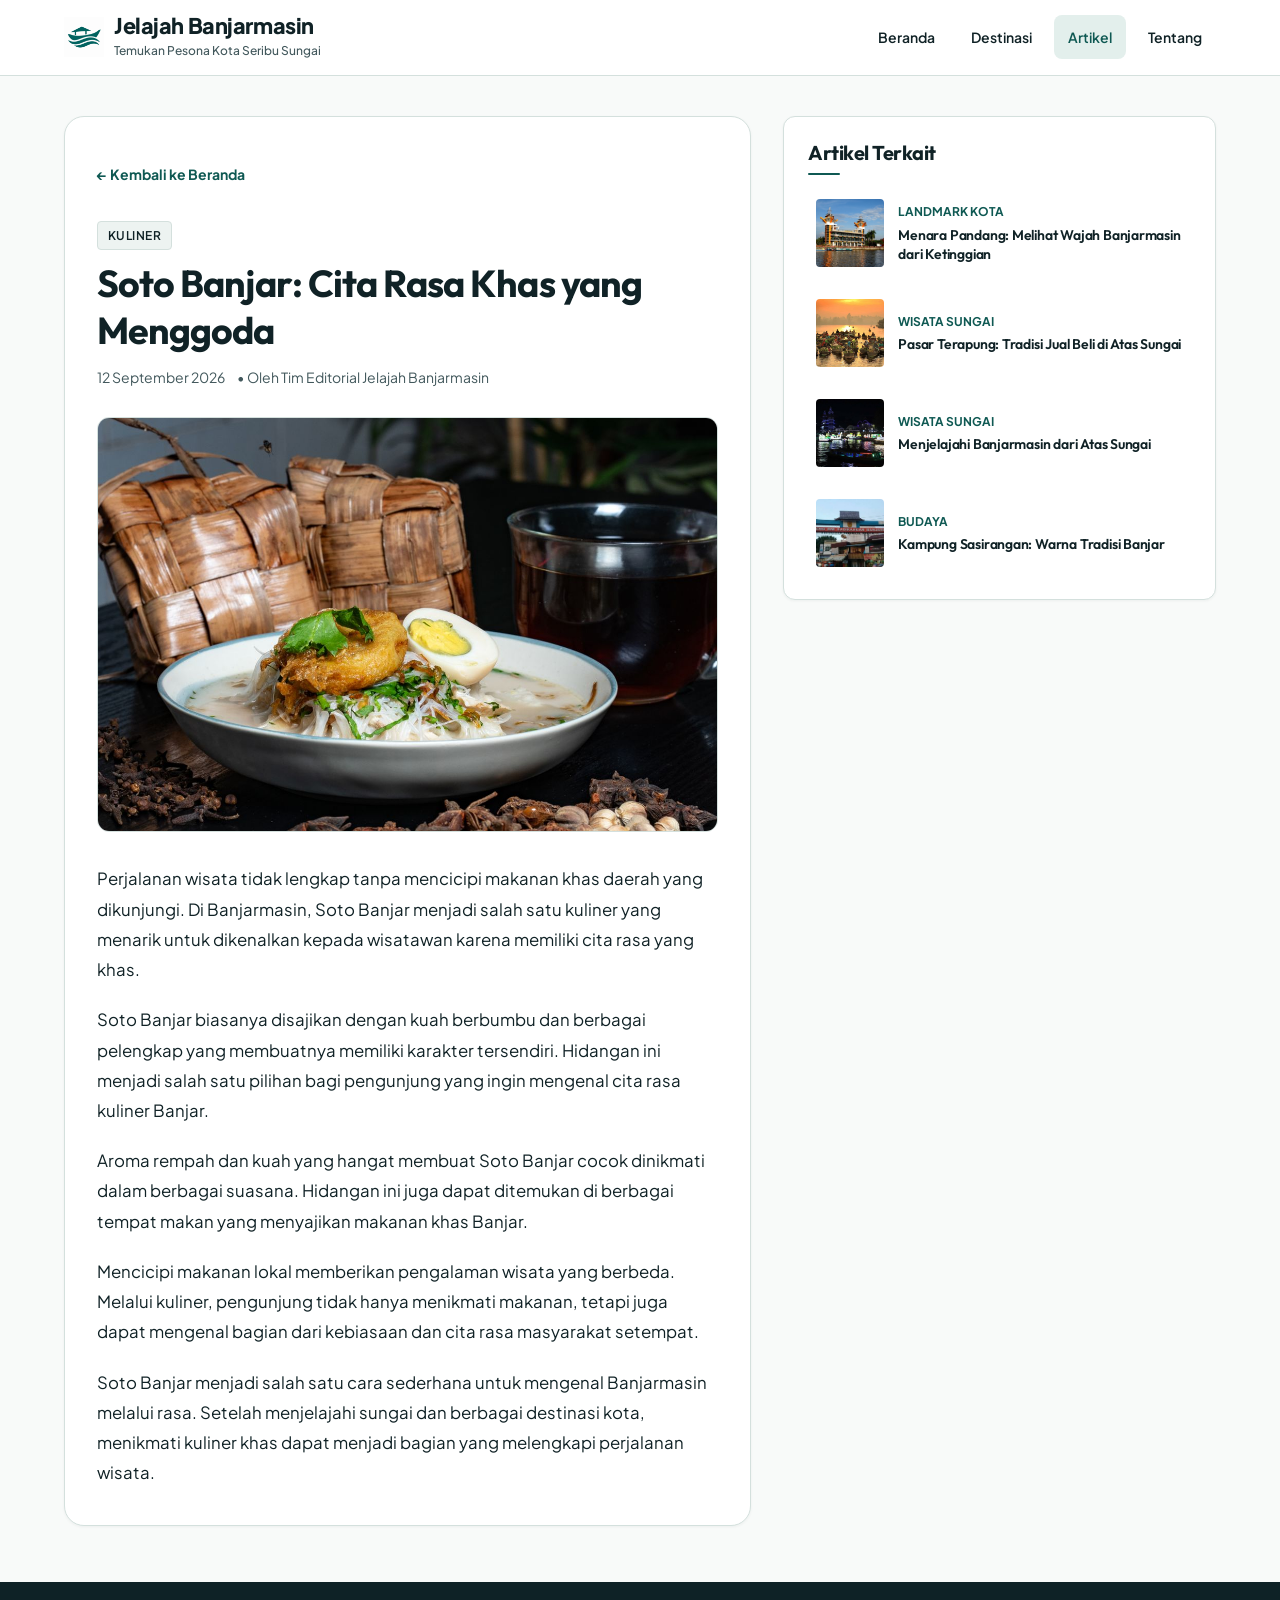
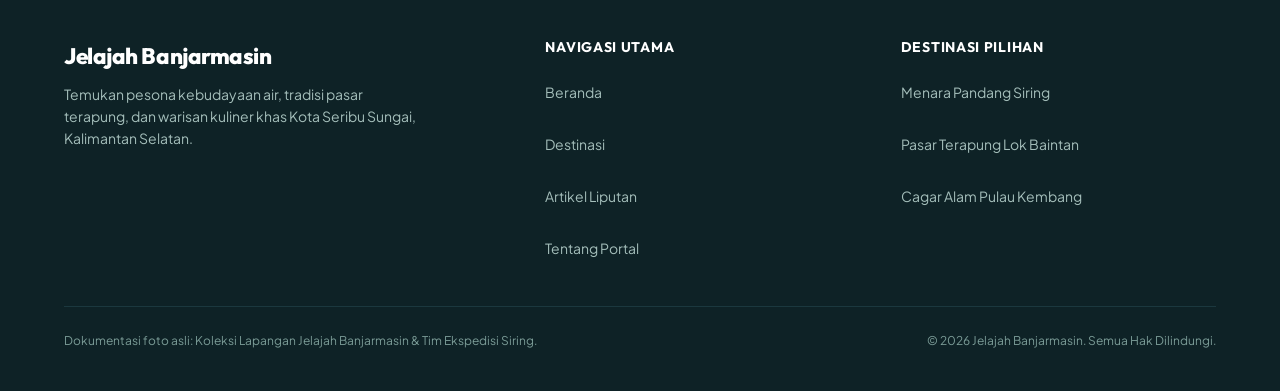
<file: artikel/soto-banjar.html>
<!DOCTYPE html>
<html lang="id">
<head>
    <meta charset="UTF-8">
    <meta name="viewport" content="width=device-width, initial-scale=1.0, viewport-fit=cover">
    <meta name="description" content="Soto Banjar: Cita Rasa Khas yang Menggoda - Artikel Jelajah Banjarmasin.">
    <title>Soto Banjar: Cita Rasa Khas yang Menggoda - Jelajah Banjarmasin</title>

    <!-- Distinctive Typography (Outfit Display + Plus Jakarta Sans Body) -->
    <link rel="preconnect" href="https://fonts.googleapis.com">
    <link rel="preconnect" href="https://fonts.gstatic.com" crossorigin>
    <link href="https://fonts.googleapis.com/css2?family=Outfit:wght@500;600;700;800&family=Plus+Jakarta+Sans:ital,wght@0,400;0,500;0,600;0,700;1,400&display=swap" rel="stylesheet">

    <link rel="stylesheet" href="../style.css">

    <!-- Favicon -->
    <link rel="icon" type="image/png" href="../favicon.png">
    <link rel="apple-touch-icon" href="../favicon.png">
</head>
<body class="article-page">

    <!-- HEADER & NAVIGATION -->
    <header class="site-header">
        <div class="wrap header-container">
            <div class="brand">
                <a href="../index.html" class="brand-link">
                    <img src="../image/logo.png" alt="Logo Jelajah Banjarmasin" class="brand-logo" width="40" height="40">
                    <span class="brand-text">
                        <span class="site-title">Jelajah Banjarmasin</span>
                        <span class="site-tagline">Temukan Pesona Kota Seribu Sungai</span>
                    </span>
                </a>
            </div>
            <nav class="main-nav" aria-label="Navigasi Utama">
                <ul class="nav-list">
                    <li><a href="../index.html" class="nav-link">Beranda</a></li>
                    <li><a href="../index.html#destinasi" class="nav-link">Destinasi</a></li>
                    <li><a href="../index.html#artikel" class="nav-link active">Artikel</a></li>
                    <li><a href="../index.html#tentang" class="nav-link">Tentang</a></li>
                </ul>
            </nav>
        </div>
    </header>

    <!-- MAIN CONTENT -->
    <main>
        <div class="wrap content-wrapper article-layout">
            
            <!-- MAIN ARTICLE -->
            <article class="article-main">
                <a href="../index.html#artikel" class="back-link">&larr; Kembali ke Beranda</a>
                
                <header class="article-header">
                    <span class="category-badge text-badge">Kuliner</span>
                    <h2 class="article-page-title">Soto Banjar: Cita Rasa Khas yang Menggoda</h2>
                    <div class="article-meta-info">
                        <time datetime="2026-09-12" class="meta-date">12 September 2026</time>
                        <span class="meta-author">• Oleh Tim Editorial Jelajah Banjarmasin</span>
                    </div>
                </header>

                <div class="article-hero-box">
                    <img src="../image/kuliner-soto-banjar.jpg" alt="Hidangan lezat khas Soto Banjar hangat kaya aroma rempah" class="article-hero-img">
                </div>

                <div class="article-body">
                    <p>Perjalanan wisata tidak lengkap tanpa mencicipi makanan khas daerah yang dikunjungi. Di Banjarmasin, Soto Banjar menjadi salah satu kuliner yang menarik untuk dikenalkan kepada wisatawan karena memiliki cita rasa yang khas.</p>
                    
                    <p>Soto Banjar biasanya disajikan dengan kuah berbumbu dan berbagai pelengkap yang membuatnya memiliki karakter tersendiri. Hidangan ini menjadi salah satu pilihan bagi pengunjung yang ingin mengenal cita rasa kuliner Banjar.</p>
                    
                    <p>Aroma rempah dan kuah yang hangat membuat Soto Banjar cocok dinikmati dalam berbagai suasana. Hidangan ini juga dapat ditemukan di berbagai tempat makan yang menyajikan makanan khas Banjar.</p>
                    
                    <p>Mencicipi makanan lokal memberikan pengalaman wisata yang berbeda. Melalui kuliner, pengunjung tidak hanya menikmati makanan, tetapi juga dapat mengenal bagian dari kebiasaan dan cita rasa masyarakat setempat.</p>
                    
                    <p>Soto Banjar menjadi salah satu cara sederhana untuk mengenal Banjarmasin melalui rasa. Setelah menjelajahi sungai dan berbagai destinasi kota, menikmati kuliner khas dapat menjadi bagian yang melengkapi perjalanan wisata.</p>
                </div>
            </article>

            <!-- SIDEBAR RELATED ARTICLES -->
            <aside class="sidebar">
                <div class="sidebar-widget">
                    <h2 class="widget-title">Artikel Terkait</h2>
                    <div class="widget-divider"></div>
                    <ul class="related-articles-list">
                        <li>
                            <a href="menara-pandang.html" class="related-article-item">
                                <img src="../image/menara-pandang.jpeg" alt="Menara Pandang" class="related-thumb">
                                <div class="related-info">
                                    <span class="related-cat">Landmark Kota</span>
                                    <h3 class="related-title">Menara Pandang: Melihat Wajah Banjarmasin dari Ketinggian</h3>
                                </div>
                            </a>
                        </li>
                        <li>
                            <a href="pasar-terapung.html" class="related-article-item">
                                <img src="../image/pasar-terapung.jpg" alt="Pasar Terapung" class="related-thumb">
                                <div class="related-info">
                                    <span class="related-cat">Wisata Sungai</span>
                                    <h3 class="related-title">Pasar Terapung: Tradisi Jual Beli di Atas Sungai</h3>
                                </div>
                            </a>
                        </li>
                        <li>
                            <a href="susur-sungai.html" class="related-article-item">
                                <img src="../image/susur-sungai.jpeg" alt="Susur Sungai" class="related-thumb">
                                <div class="related-info">
                                    <span class="related-cat">Wisata Sungai</span>
                                    <h3 class="related-title">Menjelajahi Banjarmasin dari Atas Sungai</h3>
                                </div>
                            </a>
                        </li>
                        <li>
                            <a href="kampung-sasirangan.html" class="related-article-item">
                                <img src="../image/kampung_sasirangan.jpeg" alt="Kampung Sasirangan" class="related-thumb">
                                <div class="related-info">
                                    <span class="related-cat">Budaya</span>
                                    <h3 class="related-title">Kampung Sasirangan: Warna Tradisi Banjar</h3>
                                </div>
                            </a>
                        </li>
                    </ul>
                </div>
            </aside>

        </div>
    </main>

    <!-- FOOTER -->
    <footer class="site-footer">
        <div class="wrap footer-container">
            <div class="footer-top">
                <div class="footer-brand">
                    <span class="footer-title">Jelajah Banjarmasin</span>
                    <p class="footer-tagline">Temukan pesona kebudayaan air, tradisi pasar terapung, dan warisan kuliner khas Kota Seribu Sungai, Kalimantan Selatan.</p>
                </div>
                <div>
                    <h3 class="footer-col-title">Navigasi Utama</h3>
                    <ul class="footer-links">
                        <li><a href="../index.html#beranda">Beranda</a></li>
                        <li><a href="../index.html#destinasi">Destinasi</a></li>
                        <li><a href="../index.html#artikel">Artikel Liputan</a></li>
                        <li><a href="../index.html#tentang">Tentang Portal</a></li>
                    </ul>
                </div>
                <div>
                    <h3 class="footer-col-title">Destinasi Pilihan</h3>
                    <ul class="footer-links">
                        <li><a href="menara-pandang.html">Menara Pandang Siring</a></li>
                        <li><a href="pasar-terapung.html">Pasar Terapung Lok Baintan</a></li>
                        <li><a href="pulau-kembang.html">Cagar Alam Pulau Kembang</a></li>
                    </ul>
                </div>
            </div>
            <div class="footer-bottom">
                <p class="footer-credits">Dokumentasi foto asli: Koleksi Lapangan Jelajah Banjarmasin &amp; Tim Ekspedisi Siring.</p>
                <p class="footer-copy">&copy; 2026 Jelajah Banjarmasin. Semua Hak Dilindungi.</p>
            </div>
        </div>
    </footer>

</body>
</html>
</file>
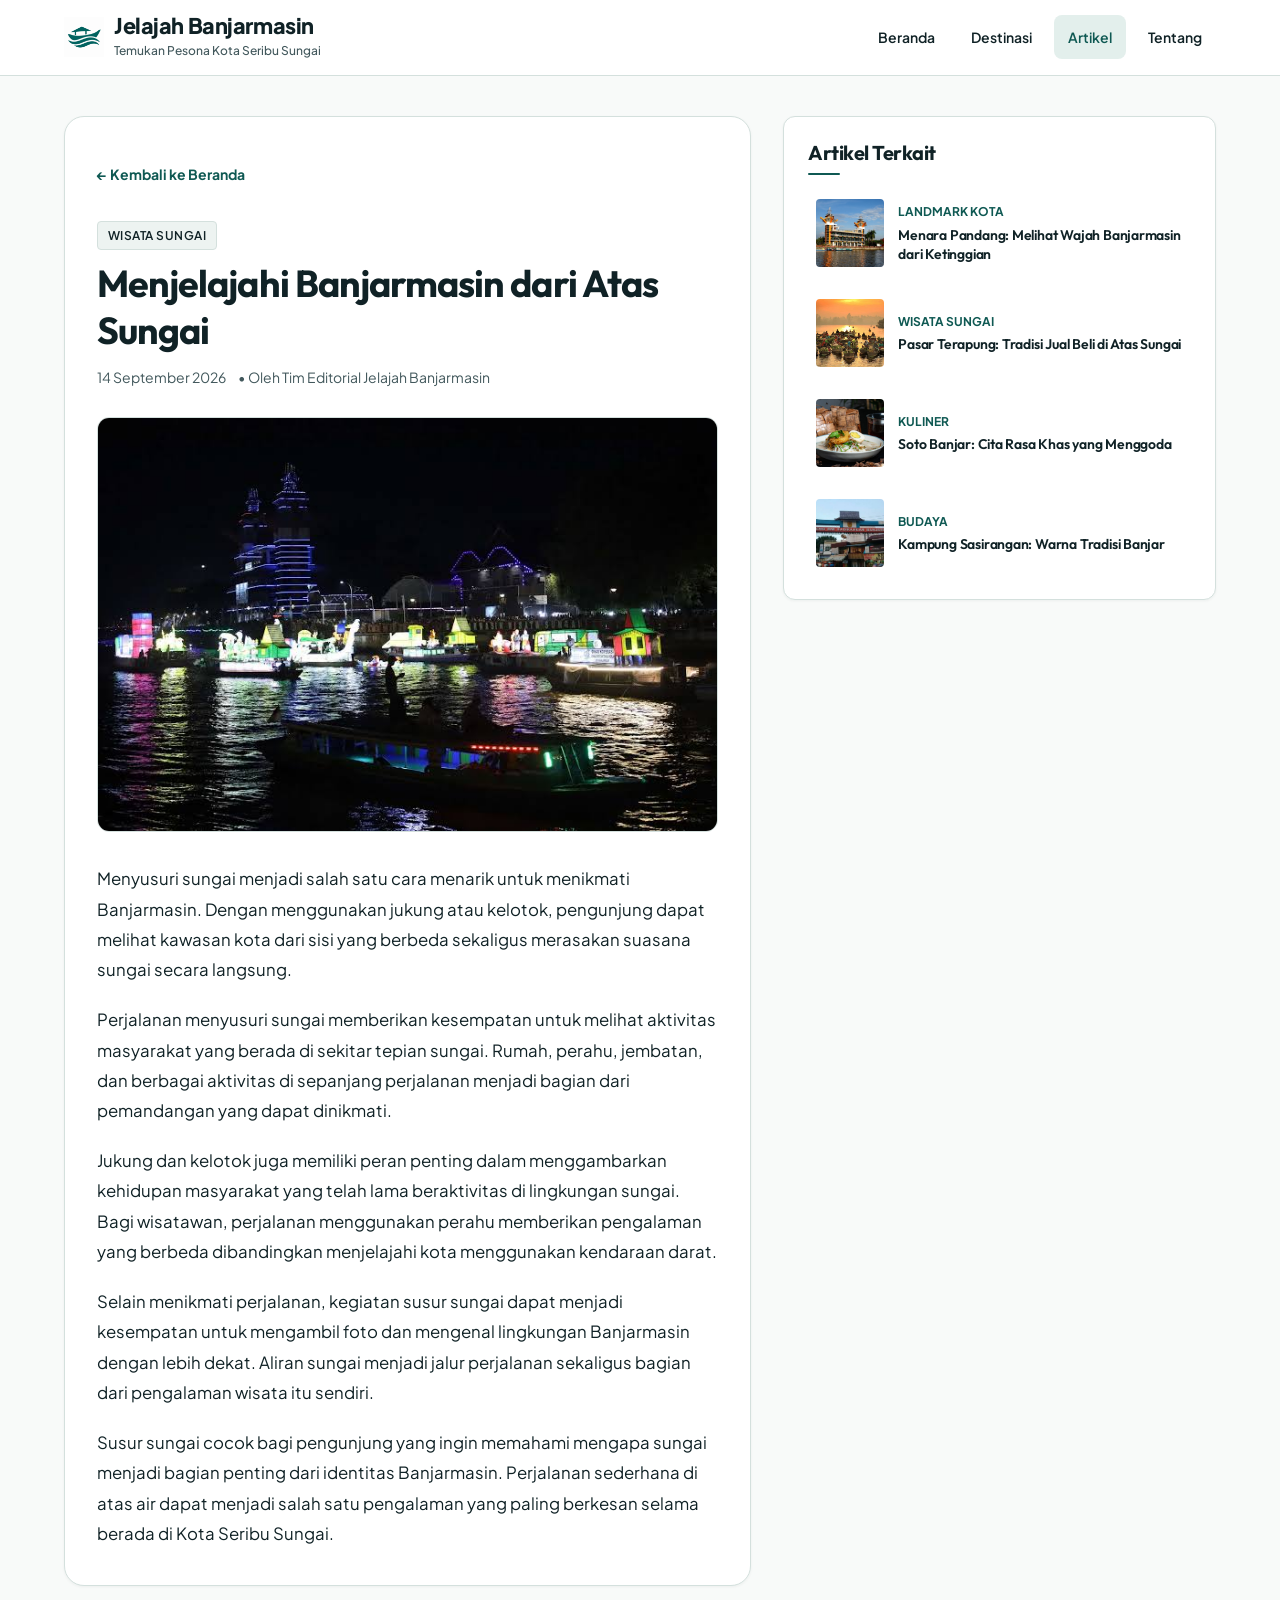
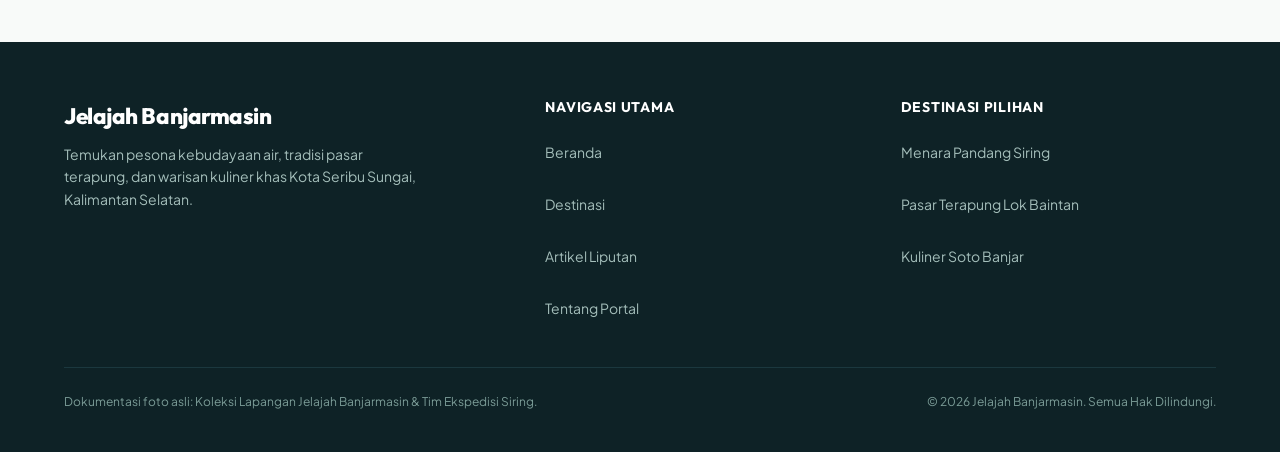
<file: artikel/susur-sungai.html>
<!DOCTYPE html>
<html lang="id">
<head>
    <meta charset="UTF-8">
    <meta name="viewport" content="width=device-width, initial-scale=1.0, viewport-fit=cover">
    <meta name="description" content="Menjelajahi Banjarmasin dari Atas Sungai - Artikel Jelajah Banjarmasin.">
    <title>Menjelajahi Banjarmasin dari Atas Sungai - Jelajah Banjarmasin</title>

    <!-- Distinctive Typography (Outfit Display + Plus Jakarta Sans Body) -->
    <link rel="preconnect" href="https://fonts.googleapis.com">
    <link rel="preconnect" href="https://fonts.gstatic.com" crossorigin>
    <link href="https://fonts.googleapis.com/css2?family=Outfit:wght@500;600;700;800&family=Plus+Jakarta+Sans:ital,wght@0,400;0,500;0,600;0,700;1,400&display=swap" rel="stylesheet">

    <link rel="stylesheet" href="../style.css">

    <!-- Favicon -->
    <link rel="icon" type="image/png" href="../favicon.png">
    <link rel="apple-touch-icon" href="../favicon.png">
</head>
<body class="article-page">

    <!-- HEADER & NAVIGATION -->
    <header class="site-header">
        <div class="wrap header-container">
            <div class="brand">
                <a href="../index.html" class="brand-link">
                    <img src="../image/logo.png" alt="Logo Jelajah Banjarmasin" class="brand-logo" width="40" height="40">
                    <span class="brand-text">
                        <span class="site-title">Jelajah Banjarmasin</span>
                        <span class="site-tagline">Temukan Pesona Kota Seribu Sungai</span>
                    </span>
                </a>
            </div>
            <nav class="main-nav" aria-label="Navigasi Utama">
                <ul class="nav-list">
                    <li><a href="../index.html" class="nav-link">Beranda</a></li>
                    <li><a href="../index.html#destinasi" class="nav-link">Destinasi</a></li>
                    <li><a href="../index.html#artikel" class="nav-link active">Artikel</a></li>
                    <li><a href="../index.html#tentang" class="nav-link">Tentang</a></li>
                </ul>
            </nav>
        </div>
    </header>

    <!-- MAIN CONTENT -->
    <main>
        <div class="wrap content-wrapper article-layout">
            
            <!-- MAIN ARTICLE -->
            <article class="article-main">
                <a href="../index.html#artikel" class="back-link">&larr; Kembali ke Beranda</a>
                
                <header class="article-header">
                    <span class="category-badge text-badge">Wisata Sungai</span>
                    <h2 class="article-page-title">Menjelajahi Banjarmasin dari Atas Sungai</h2>
                    <div class="article-meta-info">
                        <time datetime="2026-09-14" class="meta-date">14 September 2026</time>
                        <span class="meta-author">• Oleh Tim Editorial Jelajah Banjarmasin</span>
                    </div>
                </header>

                <div class="article-hero-box">
                    <img src="../image/susur-sungai.jpeg" alt="Perjalanan jukung dan kelotok menyusuri Sungai Martapura Banjarmasin" class="article-hero-img">
                </div>

                <div class="article-body">
                    <p>Menyusuri sungai menjadi salah satu cara menarik untuk menikmati Banjarmasin. Dengan menggunakan jukung atau kelotok, pengunjung dapat melihat kawasan kota dari sisi yang berbeda sekaligus merasakan suasana sungai secara langsung.</p>
                    
                    <p>Perjalanan menyusuri sungai memberikan kesempatan untuk melihat aktivitas masyarakat yang berada di sekitar tepian sungai. Rumah, perahu, jembatan, dan berbagai aktivitas di sepanjang perjalanan menjadi bagian dari pemandangan yang dapat dinikmati.</p>
                    
                    <p>Jukung dan kelotok juga memiliki peran penting dalam menggambarkan kehidupan masyarakat yang telah lama beraktivitas di lingkungan sungai. Bagi wisatawan, perjalanan menggunakan perahu memberikan pengalaman yang berbeda dibandingkan menjelajahi kota menggunakan kendaraan darat.</p>
                    
                    <p>Selain menikmati perjalanan, kegiatan susur sungai dapat menjadi kesempatan untuk mengambil foto dan mengenal lingkungan Banjarmasin dengan lebih dekat. Aliran sungai menjadi jalur perjalanan sekaligus bagian dari pengalaman wisata itu sendiri.</p>
                    
                    <p>Susur sungai cocok bagi pengunjung yang ingin memahami mengapa sungai menjadi bagian penting dari identitas Banjarmasin. Perjalanan sederhana di atas air dapat menjadi salah satu pengalaman yang paling berkesan selama berada di Kota Seribu Sungai.</p>
                </div>
            </article>

            <!-- SIDEBAR RELATED ARTICLES -->
            <aside class="sidebar">
                <div class="sidebar-widget">
                    <h2 class="widget-title">Artikel Terkait</h2>
                    <div class="widget-divider"></div>
                    <ul class="related-articles-list">
                        <li>
                            <a href="menara-pandang.html" class="related-article-item">
                                <img src="../image/menara-pandang.jpeg" alt="Menara Pandang" class="related-thumb">
                                <div class="related-info">
                                    <span class="related-cat">Landmark Kota</span>
                                    <h3 class="related-title">Menara Pandang: Melihat Wajah Banjarmasin dari Ketinggian</h3>
                                </div>
                            </a>
                        </li>
                        <li>
                            <a href="pasar-terapung.html" class="related-article-item">
                                <img src="../image/pasar-terapung.jpg" alt="Pasar Terapung" class="related-thumb">
                                <div class="related-info">
                                    <span class="related-cat">Wisata Sungai</span>
                                    <h3 class="related-title">Pasar Terapung: Tradisi Jual Beli di Atas Sungai</h3>
                                </div>
                            </a>
                        </li>
                        <li>
                            <a href="soto-banjar.html" class="related-article-item">
                                <img src="../image/kuliner-soto-banjar.jpg" alt="Soto Banjar" class="related-thumb">
                                <div class="related-info">
                                    <span class="related-cat">Kuliner</span>
                                    <h3 class="related-title">Soto Banjar: Cita Rasa Khas yang Menggoda</h3>
                                </div>
                            </a>
                        </li>
                        <li>
                            <a href="kampung-sasirangan.html" class="related-article-item">
                                <img src="../image/kampung_sasirangan.jpeg" alt="Kampung Sasirangan" class="related-thumb">
                                <div class="related-info">
                                    <span class="related-cat">Budaya</span>
                                    <h3 class="related-title">Kampung Sasirangan: Warna Tradisi Banjar</h3>
                                </div>
                            </a>
                        </li>
                    </ul>
                </div>
            </aside>

        </div>
    </main>

    <!-- FOOTER -->
    <footer class="site-footer">
        <div class="wrap footer-container">
            <div class="footer-top">
                <div class="footer-brand">
                    <span class="footer-title">Jelajah Banjarmasin</span>
                    <p class="footer-tagline">Temukan pesona kebudayaan air, tradisi pasar terapung, dan warisan kuliner khas Kota Seribu Sungai, Kalimantan Selatan.</p>
                </div>
                <div>
                    <h3 class="footer-col-title">Navigasi Utama</h3>
                    <ul class="footer-links">
                        <li><a href="../index.html#beranda">Beranda</a></li>
                        <li><a href="../index.html#destinasi">Destinasi</a></li>
                        <li><a href="../index.html#artikel">Artikel Liputan</a></li>
                        <li><a href="../index.html#tentang">Tentang Portal</a></li>
                    </ul>
                </div>
                <div>
                    <h3 class="footer-col-title">Destinasi Pilihan</h3>
                    <ul class="footer-links">
                        <li><a href="menara-pandang.html">Menara Pandang Siring</a></li>
                        <li><a href="pasar-terapung.html">Pasar Terapung Lok Baintan</a></li>
                        <li><a href="soto-banjar.html">Kuliner Soto Banjar</a></li>
                    </ul>
                </div>
            </div>
            <div class="footer-bottom">
                <p class="footer-credits">Dokumentasi foto asli: Koleksi Lapangan Jelajah Banjarmasin &amp; Tim Ekspedisi Siring.</p>
                <p class="footer-copy">&copy; 2026 Jelajah Banjarmasin. Semua Hak Dilindungi.</p>
            </div>
        </div>
    </footer>

</body>
</html>
</file>
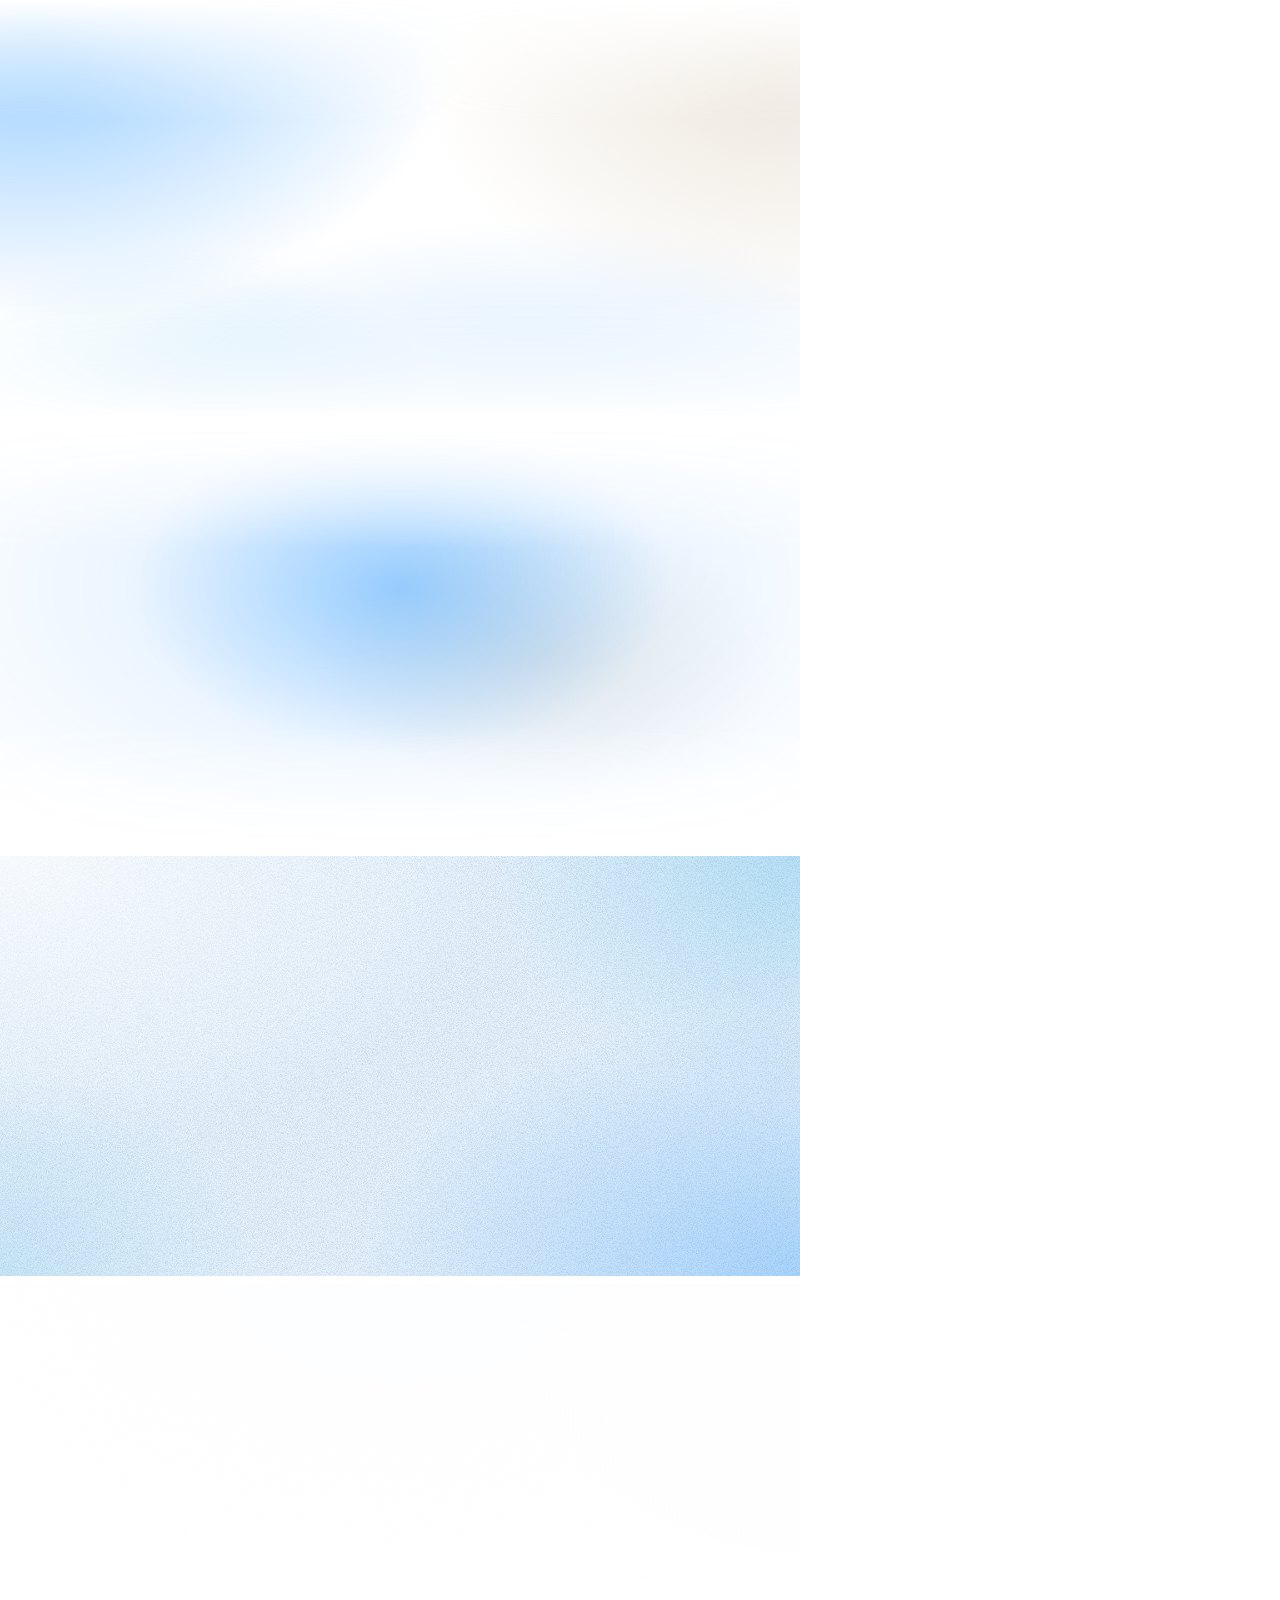
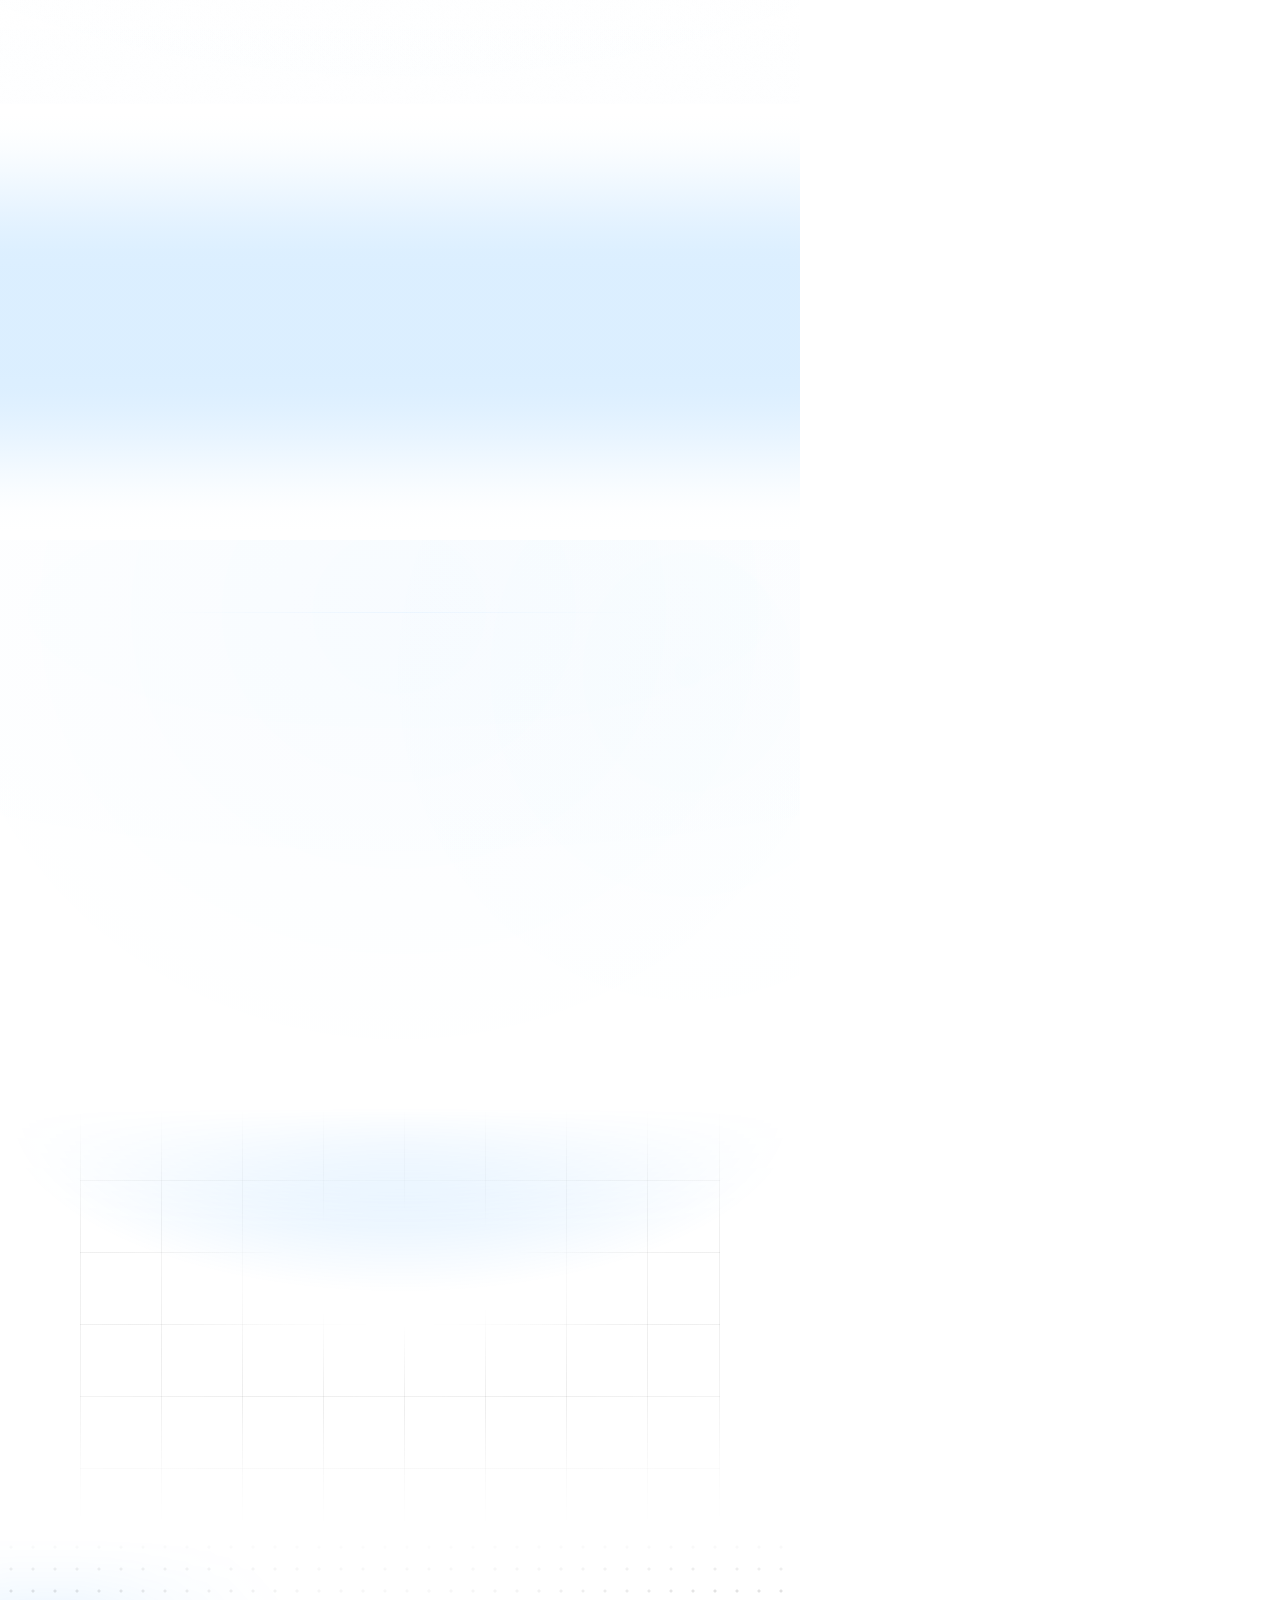
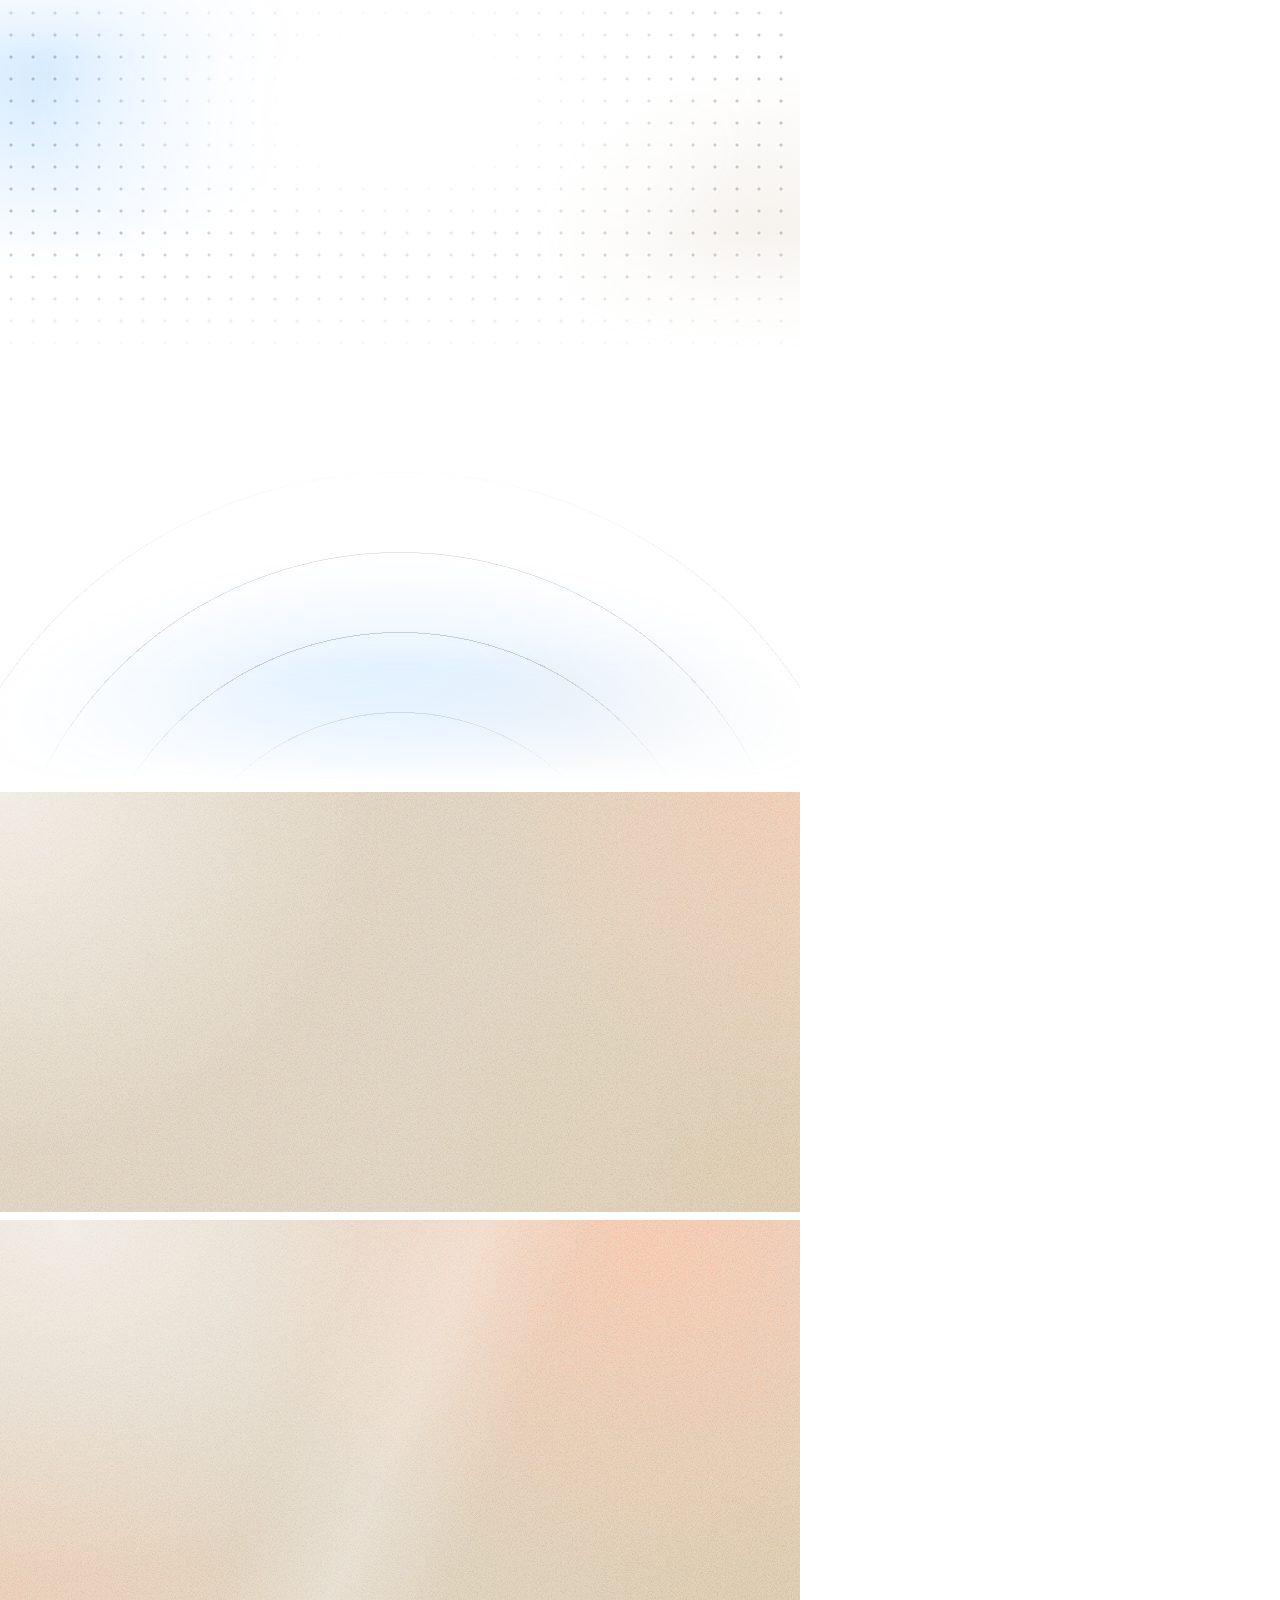
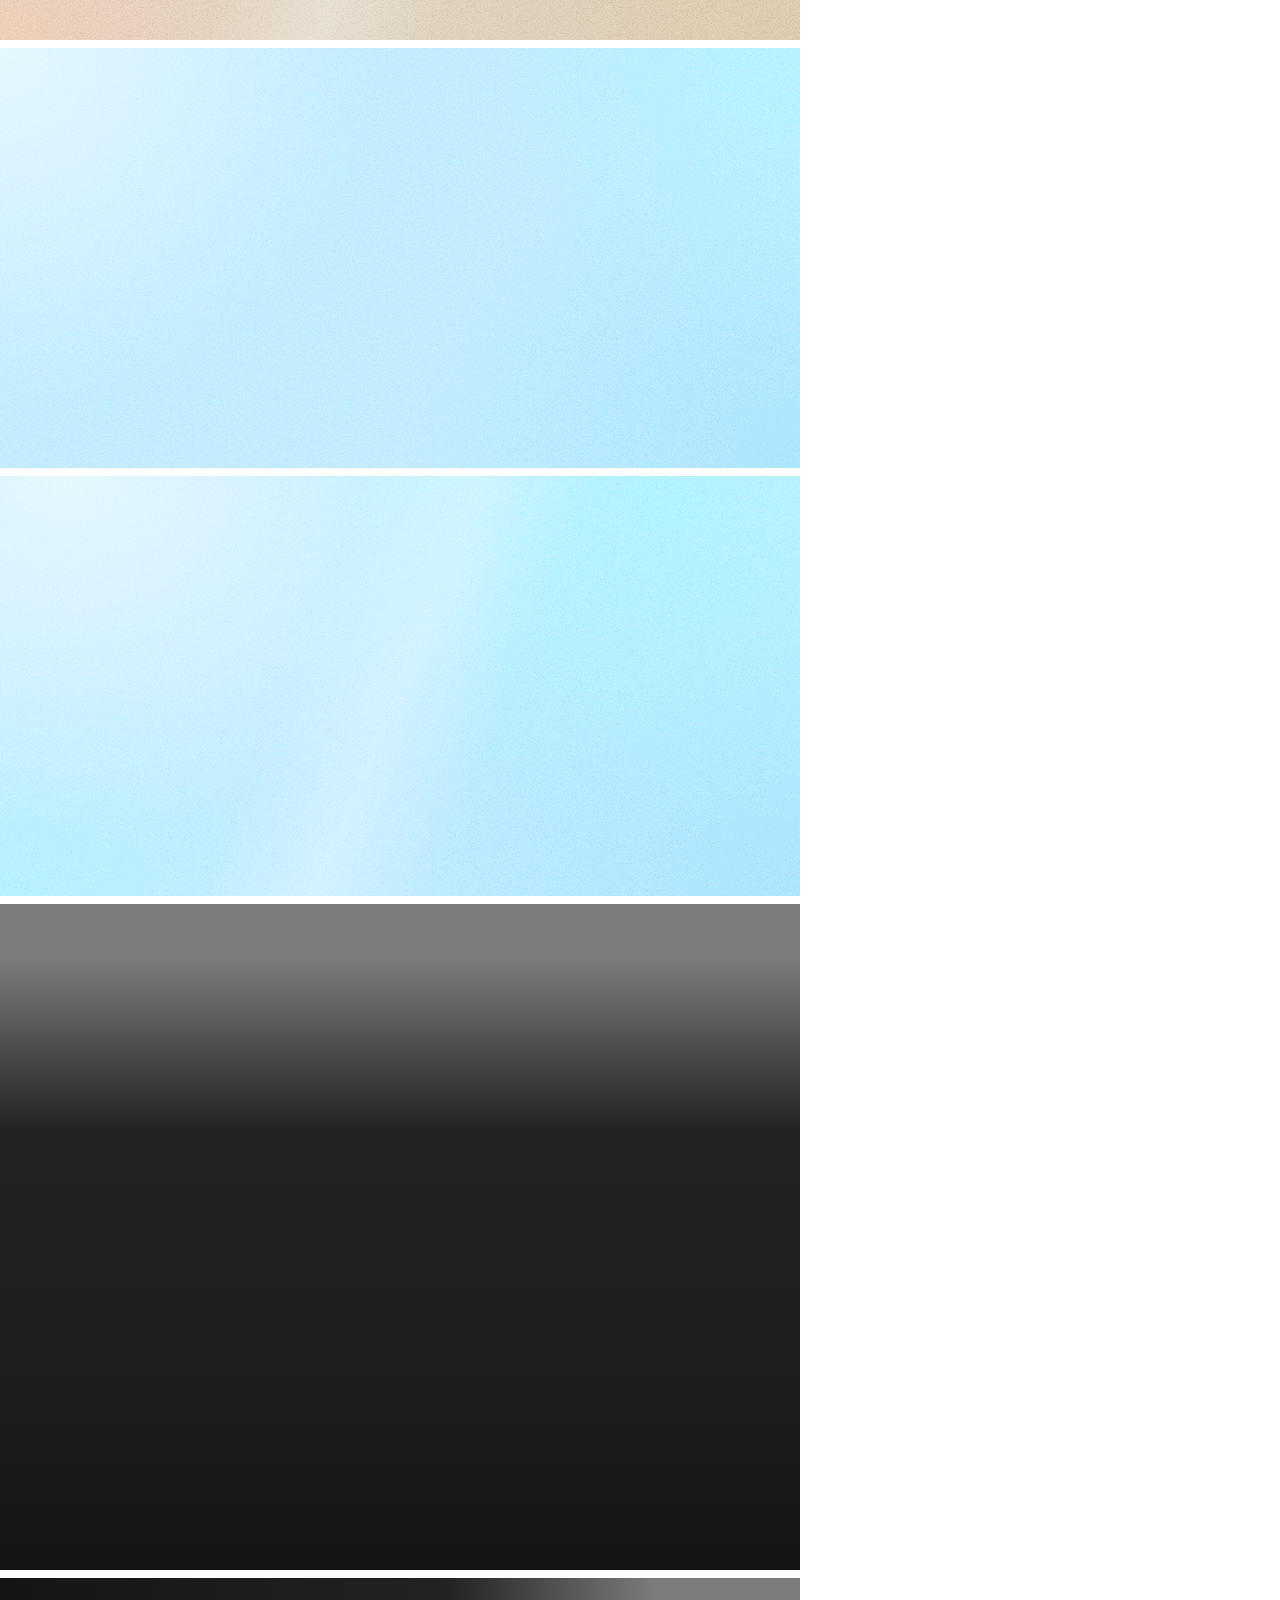
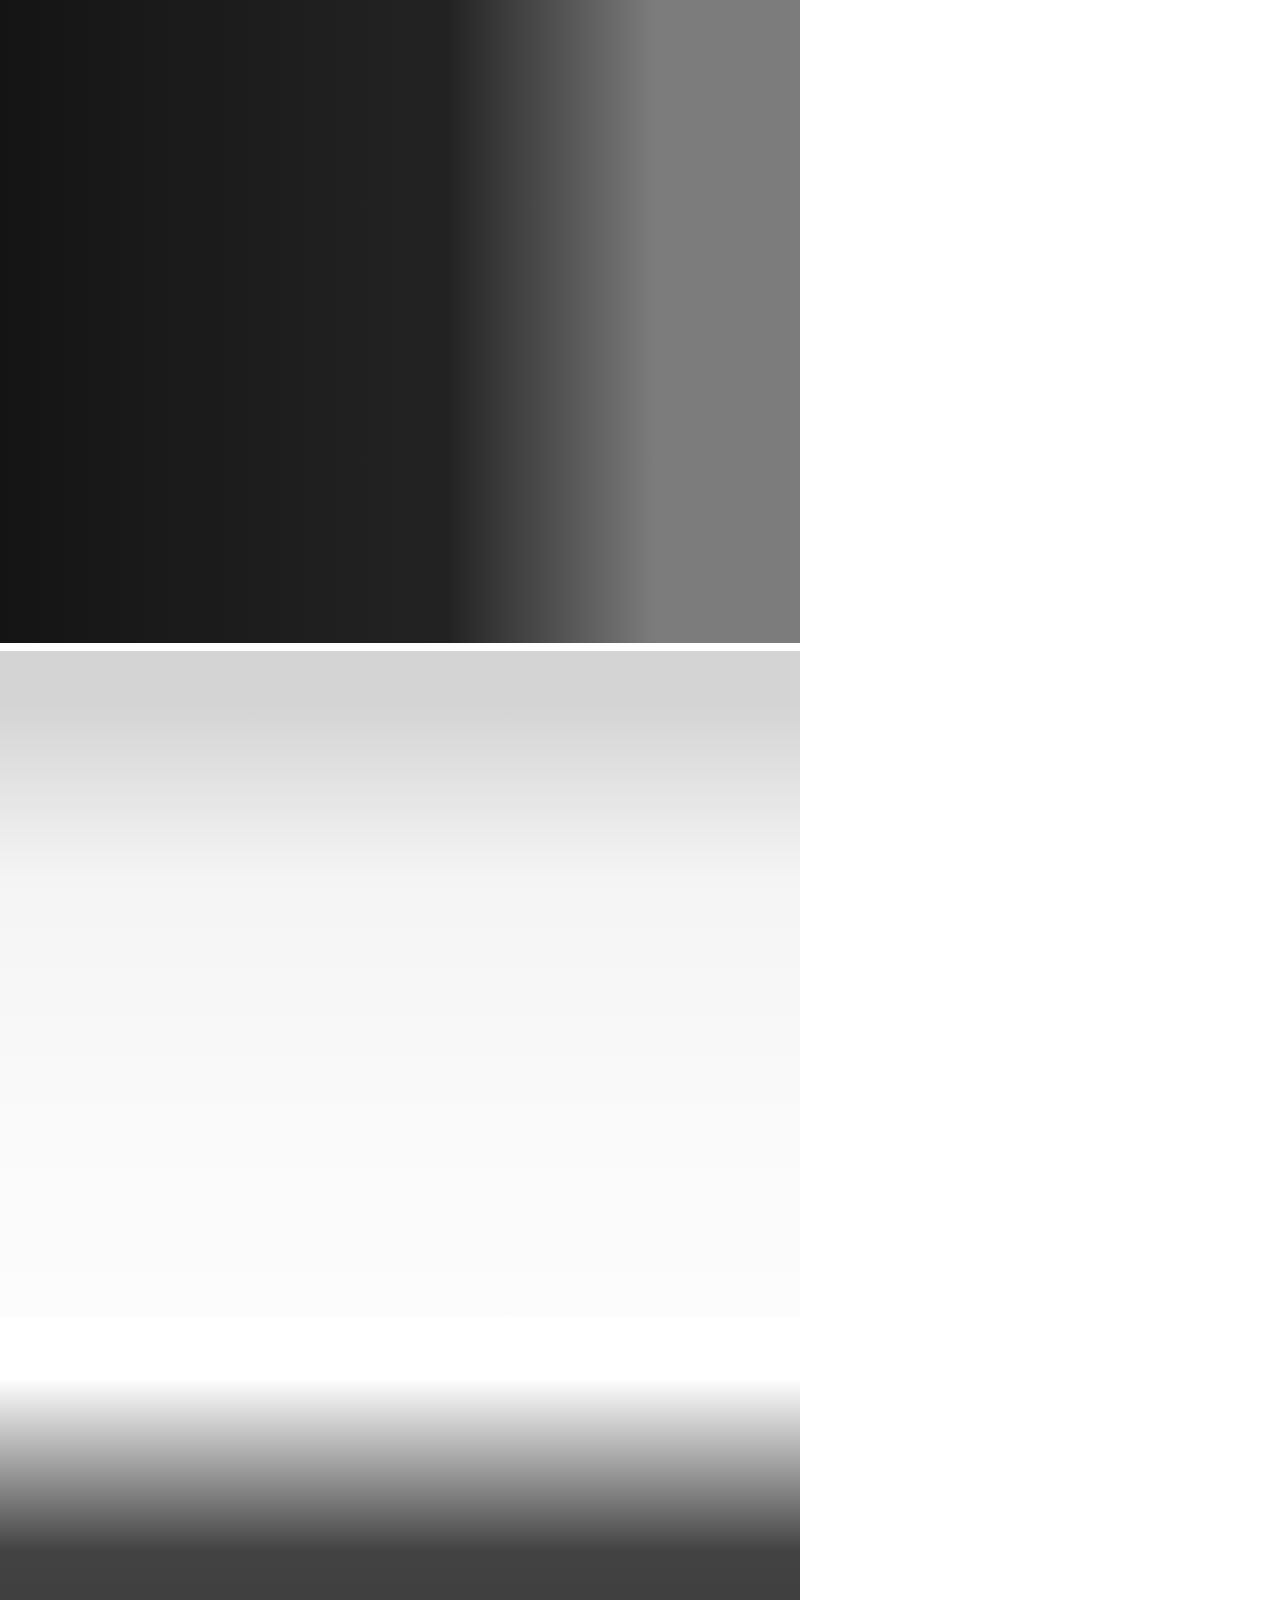
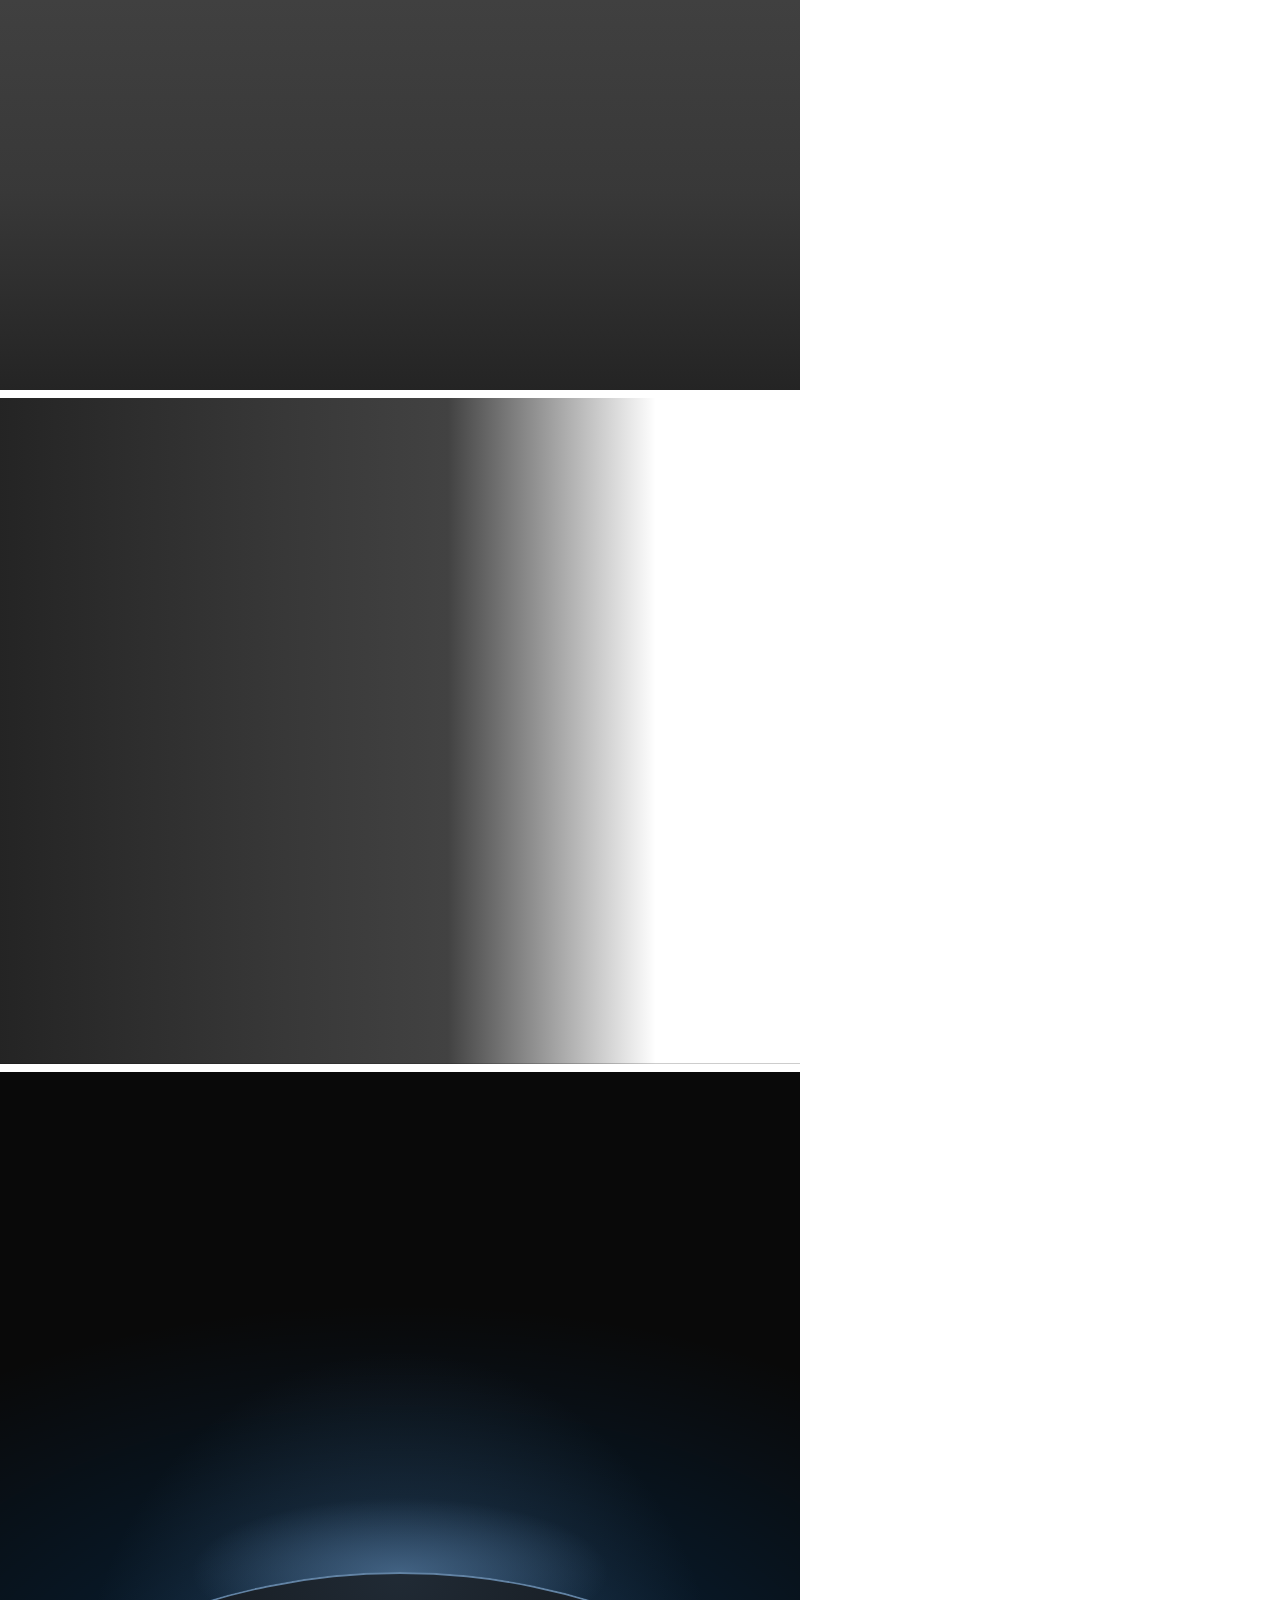
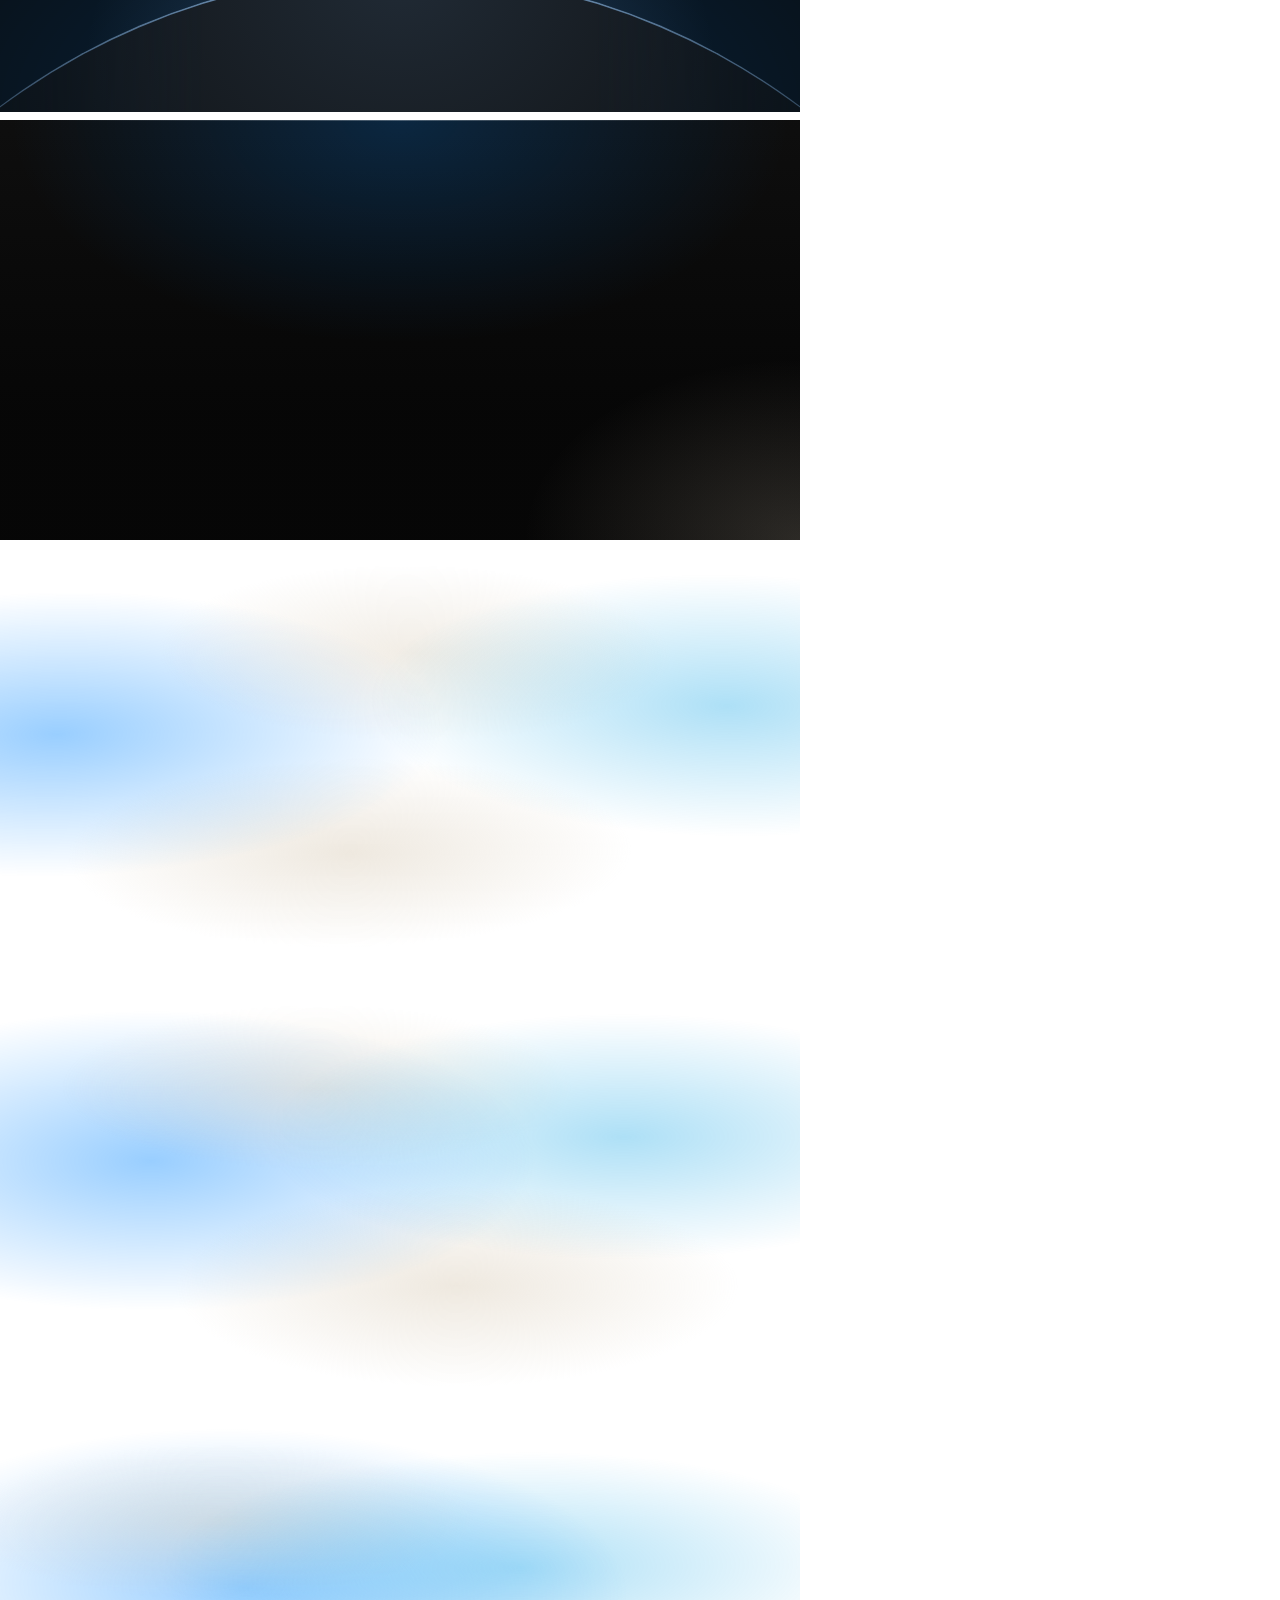
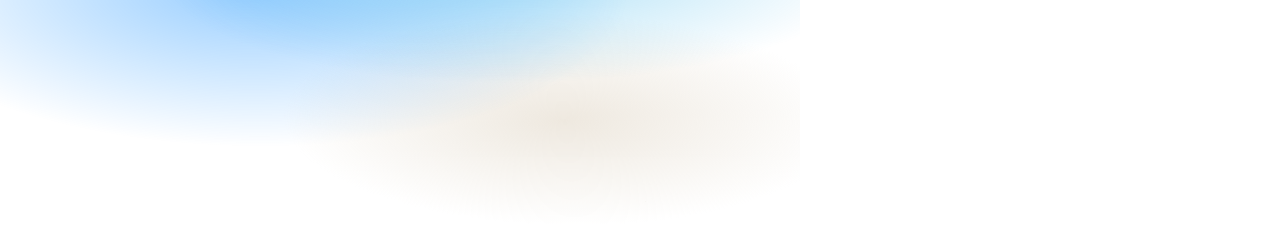
<file: assets/backgrounds/check.html>
<!doctype html>
<html lang="en" data-ground="sand">
<head>
<meta charset="utf-8">
<title>Backgrounds contrast check</title>
<!-- Every ground in a 800px box, for check.mjs: it sets a palette, screenshots the boxes and measures
     the ink and muted contrast on every pixel of each ground's text zone (index.json). The photograph
     grounds sit on a flat grey picture: #7c7c7c for the dark scrim, #d4d4d4 for the light one; and the worst case of the dark scrim: a white
     picture (white words on it). The light scrim is for pale photographs only. -->
<link rel="stylesheet" href="../system.css">
<link rel="stylesheet" href="backgrounds.css">
<style>body { margin: 0; width: 800px; } .box { width: 800px; margin: 0 0 8px; padding: 24px; font-size: 20px; } .pi, .pm { visibility: hidden; } .pi { color: var(--ink); } .pm { color: var(--muted); }  /* the liquid blobs held at the start, the middle and the end of their drift (the keyframes in backgrounds.css), so the text zone is measured where they stand under it */
  .at-start::before { animation: none; transform: translate3d(-7%, 0, 0) skewX(-7deg) scaleY(.94); } .at-start::after { animation: none; transform: translate3d(8%, 0, 0) skewX(6deg) scaleY(1.04); }
  .at-mid::before { animation: none; transform: translate3d(.5%, 0, 0) skewX(-.5deg) scaleY(.995); } .at-mid::after { animation: none; transform: translate3d(-.5%, 0, 0) scaleY(.98); }
  .at-end::before { animation: none; transform: translate3d(8%, 0, 0) skewX(6deg) scaleY(1.05); } .at-end::after { animation: none; transform: translate3d(-9%, 0, 0) skewX(-6deg) scaleY(.92); }
</style>
<script src="backgrounds.js" defer></script>
</head>
<body>
<div class="bg-mist box" data-g="mist" style="height:420px"><span class="pi">Ink</span> <span class="pm">Muted</span></div>
<div class="bg-halo box" data-g="halo" style="height:420px"><span class="pi">Ink</span> <span class="pm">Muted</span></div>
<div class="bg-grain box" data-g="grain" style="height:420px"><span class="pi">Ink</span> <span class="pm">Muted</span></div>
<div class="bg-paper box" data-g="paper" style="height:420px"><span class="pi">Ink</span> <span class="pm">Muted</span></div>
<div class="bg-dusk box" data-g="dusk" style="height:420px"><span class="pi">Ink</span> <span class="pm">Muted</span></div>
<div class="bg-topglow box" data-g="topglow" style="height:560px"><span class="pi">Ink</span> <span class="pm">Muted</span></div>
<div class="bg-ruled box" data-g="ruled" style="height:420px"><span class="pi">Ink</span> <span class="pm">Muted</span></div>
<div class="bg-dots box" data-g="dots" style="height:420px"><span class="pi">Ink</span> <span class="pm">Muted</span></div>
<div class="bg-arcs box" data-g="arcs" style="height:420px"><span class="pi">Ink</span> <span class="pm">Muted</span></div>
<div class="bg-band box" data-g="band" style="height:420px"><span class="pi">Ink</span> <span class="pm">Muted</span></div>
<div class="bg-field box" data-g="field" style="height:420px"><span class="pi">Ink</span> <span class="pm">Muted</span></div>
<div class="bg-band bg-tint box" data-g="band-tint" style="height:420px"><span class="pi">Ink</span> <span class="pm">Muted</span></div>
<div class="bg-field bg-tint box" data-g="field-tint" style="height:420px"><span class="pi">Ink</span> <span class="pm">Muted</span></div>
<div class="bg-photo box" data-g="photo" style="height:520px;--g-photo:linear-gradient(#7c7c7c,#7c7c7c)"><span class="pi">Ink</span> <span class="pm">Muted</span></div>
<div class="bg-photo bg-photo--left box" data-g="photo-left" style="height:520px;--g-photo:linear-gradient(#7c7c7c,#7c7c7c)"><span class="pi">Ink</span> <span class="pm">Muted</span></div>
<div class="bg-photo bg-photo--light box" data-g="photo-light" style="height:520px;--g-photo:linear-gradient(#d4d4d4,#d4d4d4)"><span class="pi">Ink</span> <span class="pm">Muted</span></div>
<div class="bg-photo box" data-g="photo-white" style="height:520px;--g-photo:linear-gradient(#fff,#fff)"><span class="pi">Ink</span> <span class="pm">Muted</span></div>
<div class="bg-photo bg-photo--left box" data-g="photo-left-white" style="height:520px;--g-photo:linear-gradient(#fff,#fff)"><span class="pi">Ink</span> <span class="pm">Muted</span></div>
<div class="bg-horizon box" data-g="horizon" style="height:640px"><span class="pi">Ink</span> <span class="pm">Muted</span></div>
<div class="bg-deep box" data-g="deep" style="height:420px"><span class="pi">Ink</span> <span class="pm">Muted</span></div>
<div class="bg-liquid box at-start" data-g="liquid" data-no-pause style="height:420px"><span class="pi">Ink</span> <span class="pm">Muted</span></div>
<div class="bg-liquid box at-mid" data-g="liquid-mid" data-no-pause style="height:420px"><span class="pi">Ink</span> <span class="pm">Muted</span></div>
<div class="bg-liquid box at-end" data-g="liquid-end" data-no-pause style="height:420px"><span class="pi">Ink</span> <span class="pm">Muted</span></div>

</body>
</html>
</file>
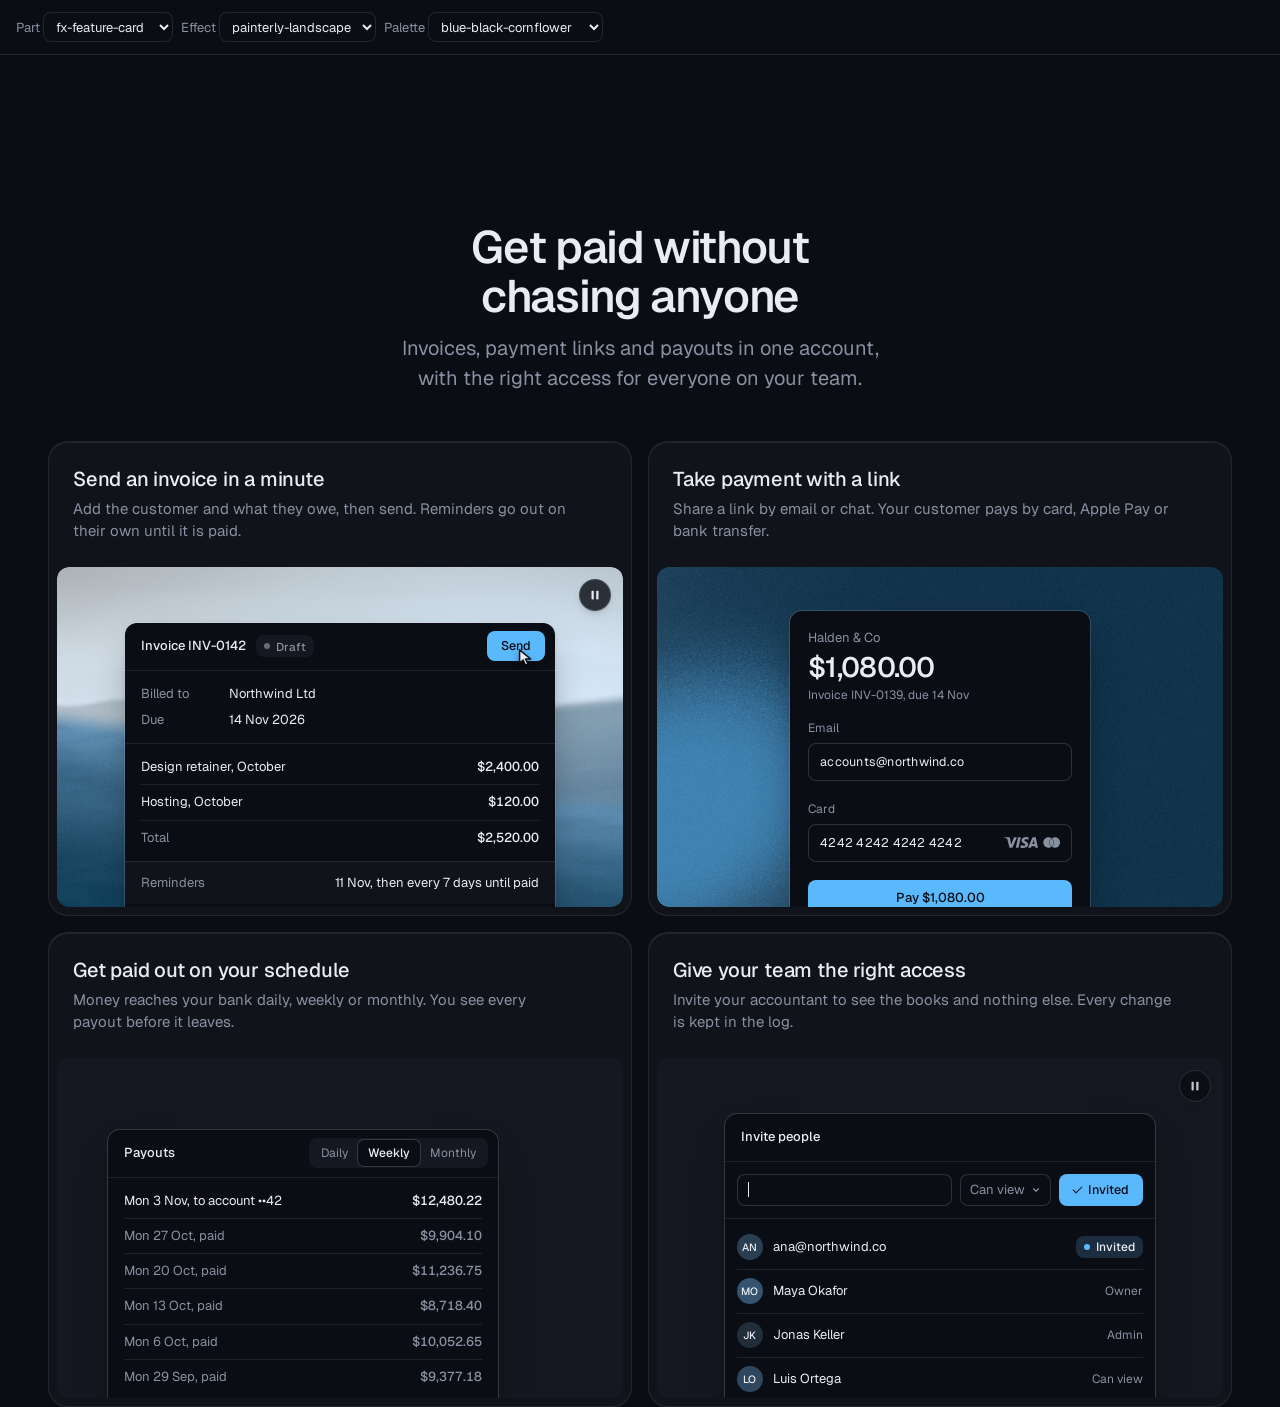
<file: assets/components/_lab.html>
<!doctype html>
<html lang="en" data-radius="soft">
<head>
<script>window.__tpGlMax = 16;   /* a gallery shows many live effects at once; a page of a site keeps the default 4 (fx.js) */</script>
<meta charset="utf-8">
<meta name="viewport" content="width=device-width, initial-scale=1">
<title>Component lab</title>
<link rel="preconnect" href="https://fonts.googleapis.com">
<link rel="preconnect" href="https://fonts.gstatic.com" crossorigin>
<link href="https://fonts.googleapis.com/css2?family=Geist:wght@100..900&family=Geist+Mono:wght@400..600&display=swap" rel="stylesheet">
<link rel="stylesheet" href="../system.css">
<link rel="stylesheet" href="./base.css">
<style>
  /* one component on its own, with a chosen effect (or object) and palette:
     _lab.html?c=fx-chart&fx=ruled-grounds&palette=white-link-blue&w=640 */
  :root { --font-display: "Geist", system-ui, sans-serif; --font-text: "Geist", system-ui, sans-serif; --font-mono: "Geist Mono", ui-monospace, monospace; --display-weight: 560; --display-tracking: -0.03em; }
  body { min-height: 100vh; margin: 0; }
  .bar { display: flex; flex-wrap: wrap; gap: 8px; align-items: center; padding: 12px 16px; border-bottom: 1px solid var(--line); font: 13px/1.4 var(--font-text); color: var(--muted); }
  .bar select { font: inherit; color: var(--ink); background: var(--bg); border: 1px solid var(--line); border-radius: var(--r-sm); height: 30px; padding: 0 8px; }
  .stage { padding: clamp(16px, 4vw, 48px); margin-inline: auto; }
</style>
</head>
<body>
<div class="bar">
  <label>Part <select id="c"></select></label>
  <label>Effect <select id="fx"></select></label>
  <label>Palette <select id="pal"></select></label>
</div>
<main class="stage" id="stage"></main>
<script type="module">
  import fx from '../effects/fx.js';
  const PARTS = ['fx-feature-card', 'fx-dither-object', 'fx-headline', 'fx-button', 'fx-prompt', 'fx-icon-tiles', 'fx-stat', 'fx-globe', 'fx-map', 'fx-chart', 'fx-bars', 'fx-band', 'fx-spotlight', 'fx-photo', 'fx-avatar', 'fx-search', 'fx-logos', 'fx-tabs', 'fx-pricing', 'fx-progress'];
  const PALETTES = {
    'blue-black-cornflower': { bg: '#0a0d14', surface: '#131824', ink: '#e9edf3', muted: '#8891a1', accent: '#5ab9fc', accentInk: '#0a0d14' },
    'graphite-safety-orange': { bg: '#18191b', surface: '#222427', ink: '#eff0f1', muted: '#9c9ea3', accent: '#ff4a1f', accentInk: '#18191b' },
    'white-link-blue': { bg: '#ffffff', surface: '#f4f4f4', ink: '#111111', muted: '#6b6b6b', accent: '#1a4be0', accentInk: '#ffffff' },
    'moss-sand': { bg: '#ddd6c6', surface: '#d2cab8', ink: '#2a2a26', muted: '#59574e', accent: '#4f6238', accentInk: '#ffffff' },
    'cobalt-field': { bg: '#0034eb', surface: '#002fd6', ink: '#ffffff', muted: '#dfe4f2', accent: '#e9e34a', accentInk: '#111111' },
  };
  const q = new URLSearchParams(location.search);
  const part = PARTS.includes(q.get('c')) ? q.get('c') : PARTS[0];
  const palId = PALETTES[q.get('palette')] ? q.get('palette') : 'blue-black-cornflower';
  const p = PALETTES[palId];
  const s = document.documentElement.style;
  const action = fx.color.contrast(p.accent, p.bg) >= 2.2 ? p.accent : p.ink;
  Object.entries({ '--p-bg': p.bg, '--p-surface': p.surface, '--p-ink': p.ink, '--p-muted': p.muted, '--p-accent': p.accent, '--p-accent-ink': p.accentInk, '--p-action': action, '--p-action-ink': action === p.accent ? p.accentInk : p.bg }).forEach(([k, v]) => s.setProperty(k, v));
  s.colorScheme = fx.color.isDark(p.bg) ? 'dark' : 'light';
  if (q.has('fallback')) fx.config.forceFallback = true;
  // one part at a time: at most 4 live WebGL contexts on this page
  fx.config.maxLive = 4;
  if (q.has('w')) document.getElementById('stage').style.maxWidth = q.get('w') + 'px';

  const base = `./${part}/`;
  const [meta, html, mod] = await Promise.all([fetch(base + 'meta.json').then(r => r.json()), fetch(base + 'component.html').then(r => r.text()), import(base + 'component.js')]);
  const link = Object.assign(document.createElement('link'), { rel: 'stylesheet', href: base + 'component.css' });
  document.head.append(link);
  await new Promise(r => { link.onload = link.onerror = r; });
  const choices = meta.effects?.length ? meta.effects : meta.objects || [];
  const chosen = choices.includes(q.get('fx')) ? q.get('fx') : meta.default;
  const stage = document.getElementById('stage');
  stage.innerHTML = html;
  const root = stage.firstElementChild;
  // the chosen effect goes where the part reads it: data-cx-object, data-cx-fill, or data-cx-effect on the root
  // the dither object: one figure set to the chosen object (one live object, as on a page); no caption under it
  if (meta.objects) {
    const fig = root.matches('[data-cx-object]') ? root : root.querySelector('[data-cx-object]');
    fig.dataset.cxObject = chosen;
    if (q.get('render') === 'studio') fig.dataset.cxRender = 'studio';
    fig.querySelector('.cx-obj__stage').removeAttribute('aria-label');
    fig.style.maxWidth = '720px';
  }
  // without ?fx= the markup keeps its own effects (the feature card mixes a landscape and a grain: setting
  // the default on every panel would paint the grain panel as a landscape too)
  else if (!choices.includes(q.get('fx'))) { /* as written */ }
  else if (root.querySelector('[data-cx-fill]')) root.querySelectorAll('[data-cx-fill]').forEach(el => { el.dataset.cxFill = chosen; });
  else if (root.querySelector('[data-cx-effect]')) root.querySelectorAll('[data-cx-effect]').forEach(el => { el.dataset.cxEffect = chosen; });
  else root.dataset.cxEffect = chosen;
  // the map draws its baked streets; an effect named with ?fx= shows its fallback ground (no map data) instead
  if (part === 'fx-map' && choices.includes(q.get('fx'))) delete root.dataset.cxMap;
  await document.fonts.ready;
  window.__part = mod.default(root);
  setTimeout(() => { document.documentElement.dataset.ready = '1'; }, 1200);

  const fill = (sel, list, cur, key) => {
    const el = document.getElementById(sel);
    el.innerHTML = list.map(v => `<option${v === cur ? ' selected' : ''}>${v}</option>`).join('');
    el.addEventListener('change', () => { q.set(key, el.value); if (key === 'c') q.delete('fx'); location.search = q.toString(); });
  };
  fill('c', PARTS, part, 'c');
  // a part whose default is none (the map's streets, the photograph as it is) lists none first, so the
  // select never shows an effect that is not on
  fill('fx', meta.default === 'none' ? ['none', ...choices] : choices, chosen, 'fx');
  fill('pal', Object.keys(PALETTES), palId, 'palette');
</script>
</body>
</html>
</file>
<file: style.css>
/* ==========================================================================
   JELAJAH BANJARMASIN - DESIGN SYSTEM
   Modern River Travel Editorial (HTML5 + Pure CSS3)
   Direction: design-taste-frontend (Place / Travel Editorial)
   Audit: anti-ai-slop certified (Custom Palette, Real Typography, Hierarchy)
   Configuration: VARIANCE 6, MOTION 4, DENSITY 4
   ========================================================================== */

/* --------------------------------------------------------------------------
   1. DESIGN TOKENS & SYSTEM VARIABLES
   -------------------------------------------------------------------------- */
:root {
    /* Color Palette: River Peat, Emerald, Sasirangan Ochre, Crisp River Mist */
    --bg: #f8faf9;
    --surface: #ffffff;
    --surface-alt: #edf3f1;
    --surface-dark: #0e2226;
    --ink: #102226;
    --ink-light: #f8faf9;
    --muted: #42585c;
    --accent: #0f5953;
    --accent-hover: #093c38;
    --accent-soft: #e3efec;
    --accent-warm: #b45309;
    --accent-warm-soft: #fef3c7;
    --border: #d4e0dd;
    --border-subtle: #e6edea;
    --border-dark: #1b383e;

    /* Semantic Aliases */
    --action: var(--accent);
    --action-hover: var(--accent-hover);
    --action-ink: #ffffff;

    /* Radius Hierarchy (anti-ai-slop: distinct hierarchy, no uniform radius) */
    --radius-xs: 4px;
    --radius-sm: 8px;
    --radius-md: 12px;
    --radius-lg: 20px;

    /* Shadow Hierarchy (MOTION 4: calibrated, subtle elevation) */
    --shadow-sm: 0 1px 3px rgba(16, 34, 38, 0.05);
    --shadow-md: 0 4px 14px rgba(16, 34, 38, 0.07);
    --shadow-lg: 0 12px 28px rgba(16, 34, 38, 0.09);
    --shadow-hover: 0 16px 36px rgba(16, 34, 38, 0.13);

    /* Typography: Distinct Display + Body Pairing */
    --font-display: 'Outfit', -apple-system, BlinkMacSystemFont, 'Segoe UI', Roboto, sans-serif;
    --font-body: 'Plus Jakarta Sans', -apple-system, BlinkMacSystemFont, 'Segoe UI', Roboto, sans-serif;
    --font-serif: Georgia, 'Times New Roman', serif;

    /* Font Scale (Strict Monotonic Hierarchy for Gate Compliance) */
    --text-xs: 0.75rem;
    /* 12px */
    --text-sm: 0.875rem;
    /* 14px */
    --text-base: 1rem;
    /* 16px */
    --text-md: 1.125rem;
    /* 18px */
    --text-lg: 1.25rem;
    /* 20px - h3 size */
    --text-xl: 1.5rem;
    /* 24px */
    --text-2xl: 1.875rem;
    /* 30px - h2 size */
    --text-3xl: 2.25rem;
    /* 36px */
    --text-4xl: 2.75rem;
    /* 44px - h1 size */

    /* Motion Tokens (MOTION 4: Restrained, tactile, specific properties) */
    --ease-out: cubic-bezier(0.16, 1, 0.3, 1);
    --ease-in-out: cubic-bezier(0.65, 0, 0.35, 1);
    --duration-fast: 140ms;
    --duration-normal: 220ms;
    --duration-slow: 360ms;

    /* Container Spacing */
    --container-max: 1200px;
    --gutter: 24px;
    --section-pad-y: 72px;
}

/* --------------------------------------------------------------------------
   2. GLOBAL RESETS & FOUNDATION
   -------------------------------------------------------------------------- */
*,
*::before,
*::after {
    margin: 0;
    padding: 0;
    box-sizing: border-box;
}

html {
    scroll-behavior: smooth;
    font-size: 16px;
    background-color: var(--bg);
    color: var(--ink);
    -webkit-font-smoothing: antialiased;
    -moz-osx-font-smoothing: grayscale;
}

body {
    font-family: var(--font-body);
    font-size: var(--text-base);
    line-height: 1.65;
    color: var(--ink);
    background-color: var(--bg);
    min-height: 100vh;
    display: flex;
    flex-direction: column;
}

img {
    max-width: 100%;
    height: auto;
    display: block;
    object-fit: cover;
}

a {
    color: var(--accent);
    text-decoration: none;
    transition: color var(--duration-fast) var(--ease-out),
        border-color var(--duration-fast) var(--ease-out);
}

a:hover {
    color: var(--accent-hover);
}

ul,
ol {
    list-style: none;
}

/* Accessible Skip Link */
.skip-link {
    position: absolute;
    top: -50px;
    left: 24px;
    background: var(--ink);
    color: var(--ink-light);
    padding: 10px 18px;
    font-size: var(--text-sm);
    font-weight: 600;
    border-radius: var(--radius-xs);
    z-index: 1000;
    transition: top var(--duration-fast) var(--ease-out);
}

.skip-link:focus {
    top: 16px;
    outline: 2px solid var(--accent-warm);
    outline-offset: 2px;
}

/* Container Wrap (Equal Left and Right Content Edges) */
.wrap,
.header-container,
.content-wrapper,
.footer-container {
    width: 100%;
    max-width: var(--container-max);
    margin-left: auto;
    margin-right: auto;
    padding-left: var(--gutter);
    padding-right: var(--gutter);
    box-sizing: border-box;
}

/* Monotonic Typography Scale */
h1,
h2,
h3,
h4 {
    font-family: var(--font-display);
    color: var(--ink);
    line-height: 1.22;
    font-weight: 700;
    letter-spacing: -0.02em;
    text-align: start;
}

h1 {
    font-size: var(--text-4xl);
    letter-spacing: -0.03em;
}

h2 {
    font-size: var(--text-2xl);
    letter-spacing: -0.025em;
}

h3 {
    font-size: var(--text-lg);
    line-height: 1.35;
    letter-spacing: -0.015em;
}

h4 {
    font-size: var(--text-base);
    font-weight: 600;
}

p {
    text-align: start;
}

/* --------------------------------------------------------------------------
   3. BUTTONS & INTERACTIVE CONTROLS (MOTION 4: Tactile & High Affordance)
   -------------------------------------------------------------------------- */
.btn {
    display: inline-flex;
    align-items: center;
    justify-content: center;
    gap: 8px;
    font-family: var(--font-body);
    font-size: var(--text-sm);
    font-weight: 600;
    padding: 12px 24px;
    min-height: 44px;
    border-radius: var(--radius-sm);
    border: 1px solid transparent;
    cursor: pointer;
    text-align: center;
    white-space: nowrap;
    transition: background-color var(--duration-fast) var(--ease-out),
        border-color var(--duration-fast) var(--ease-out),
        color var(--duration-fast) var(--ease-out),
        box-shadow var(--duration-fast) var(--ease-out),
        transform var(--duration-fast) var(--ease-out);
}

.btn:active {
    transform: translateY(1px);
}

.btn-primary {
    background-color: var(--accent);
    color: #ffffff;
    box-shadow: var(--shadow-sm);
}

.btn-primary:hover {
    background-color: var(--accent-hover);
    color: #ffffff;
    box-shadow: var(--shadow-md);
    transform: translateY(-1px);
}

.btn-outline {
    background-color: transparent;
    color: var(--accent);
    border-color: var(--accent);
}

.btn-outline:hover {
    background-color: var(--accent-soft);
    color: var(--accent-hover);
    border-color: var(--accent-hover);
    transform: translateY(-1px);
}

.btn-read-more {
    display: inline-flex;
    align-items: center;
    gap: 6px;
    font-size: var(--text-sm);
    font-weight: 600;
    color: var(--accent);
    min-height: 44px;
    transition: color var(--duration-fast) var(--ease-out),
        transform var(--duration-fast) var(--ease-out);
}

.btn-read-more:hover {
    color: var(--accent-warm);
    transform: translateX(3px);
}

/* Category Badges & Tags (anti-ai-slop: high contrast, no low-contrast gold) */
.category-badge {
    display: inline-flex;
    align-items: center;
    padding: 4px 10px;
    font-size: var(--text-xs);
    font-weight: 600;
    letter-spacing: 0.04em;
    text-transform: uppercase;
    border-radius: var(--radius-xs);
    background-color: var(--surface-alt);
    color: var(--ink);
    border: 1px solid var(--border);
}

.category-badge.badge-warm {
    background-color: var(--accent-warm-soft);
    color: #854d0e;
    border-color: #fde68a;
}

.category-badge.badge-river {
    background-color: var(--accent-soft);
    color: var(--accent);
    border-color: #bbf0e7;
}

.category-badge.hero-badge {
    background-color: rgba(16, 34, 38, 0.85);
    color: #ffffff;
    border-color: rgba(255, 255, 255, 0.2);
    backdrop-filter: blur(4px);
}

/* --------------------------------------------------------------------------
   4. SITE HEADER & NAVIGATION
   -------------------------------------------------------------------------- */
.site-header {
    background-color: var(--surface);
    border-bottom: 1px solid var(--border);
    position: relative;
    z-index: 50;
    width: 100%;
}

.header-container {
    display: flex;
    align-items: center;
    justify-content: space-between;
    padding-top: 14px;
    padding-bottom: 14px;
    gap: 20px;
}

.brand {
    display: flex;
    flex-direction: column;
}

.brand-link {
    display: flex;
    flex-direction: row;
    align-items: center;
    gap: 10px;
    text-decoration: none;
}

.brand-logo {
    height: 40px;
    width: auto;
    flex-shrink: 0;
    display: block;
}

.brand-text {
    display: flex;
    flex-direction: column;
}

.site-title {
    font-size: 1.35rem;
    font-weight: 800;
    color: var(--ink);
    letter-spacing: -0.02em;
    line-height: 1.15;
}

.site-tagline {
    font-size: var(--text-xs);
    color: var(--muted);
    font-weight: 500;
    margin-top: 2px;
}

.main-nav {
    display: flex;
    align-items: center;
}

.nav-list {
    display: flex;
    align-items: center;
    gap: 8px;
    flex-wrap: nowrap;
}

.nav-link {
    display: inline-flex;
    align-items: center;
    padding: 8px 14px;
    min-height: 44px;
    font-size: var(--text-sm);
    font-weight: 600;
    color: var(--ink);
    border-radius: var(--radius-sm);
    position: relative;
    transition: color var(--duration-fast) var(--ease-out),
        background-color var(--duration-fast) var(--ease-out);
}

.nav-link:hover {
    color: var(--accent);
    background-color: var(--surface-alt);
}

.nav-link.active {
    color: var(--accent);
    background-color: var(--accent-soft);
}


/* --------------------------------------------------------------------------
   5. HERO SECTION (Fills Screen 1 Alone, min-height: 100svh, VARIANCE 6)
   -------------------------------------------------------------------------- */
.hero-section {
    min-height: 100svh;
    min-height: 100vh;
    display: flex;
    align-items: center;
    padding-top: 48px;
    padding-bottom: 64px;
    background-color: var(--bg);
    position: relative;
    border-bottom: 1px solid var(--border);
}

.hero-grid {
    display: grid;
    grid-template-columns: 1.1fr 0.9fr;
    gap: 48px;
    align-items: center;
    width: 100%;
}

.hero-content {
    display: flex;
    flex-direction: column;
    align-items: flex-start;
    gap: 20px;
}

.hero-kicker {
    display: inline-flex;
    align-items: center;
    gap: 8px;
    font-size: var(--text-xs);
    font-weight: 700;
    text-transform: uppercase;
    letter-spacing: 0.08em;
    color: var(--accent);
    background-color: var(--accent-soft);
    padding: 6px 12px;
    border-radius: var(--radius-xs);
    border: 1px solid #bbf0e7;
}

.hero-title {
    font-size: clamp(2.25rem, 4vw, 3.25rem);
    line-height: 1.12;
    font-weight: 800;
    color: var(--ink);
    letter-spacing: -0.03em;
}

.hero-description {
    font-size: var(--text-md);
    color: var(--muted);
    line-height: 1.6;
    max-width: 560px;
}

/* Hard facts on screen 1 (Gate copy-fact requirement) */
.hero-facts {
    display: grid;
    grid-template-columns: repeat(3, 1fr);
    gap: 16px;
    width: 100%;
    padding: 16px 20px;
    background-color: var(--surface);
    border: 1px solid var(--border);
    border-radius: var(--radius-md);
    box-shadow: var(--shadow-sm);
    margin-top: 4px;
}

.fact-item {
    display: flex;
    flex-direction: column;
}

.fact-val {
    font-family: var(--font-display);
    font-size: 1.5rem;
    font-weight: 800;
    color: var(--accent);
    line-height: 1.1;
}

.fact-label {
    font-size: var(--text-xs);
    color: var(--muted);
    font-weight: 600;
    margin-top: 4px;
    line-height: 1.3;
}

.hero-actions {
    display: flex;
    align-items: center;
    gap: 14px;
    flex-wrap: wrap;
    margin-top: 6px;
}

/* Hero Framed Visual */
.hero-visual-frame {
    position: relative;
    width: 100%;
    height: 100%;
    max-height: 520px;
    border-radius: var(--radius-lg);
    overflow: hidden;
    box-shadow: var(--shadow-lg);
    border: 1px solid var(--border);
}

.hero-visual-frame img {
    width: 100%;
    height: 100%;
    max-height: 520px;
    object-fit: cover;
    object-position: center 35%;
    transition: transform var(--duration-slow) var(--ease-out);
}

.hero-visual-frame:hover img {
    transform: scale(1.025);
}

.hero-visual-caption {
    position: absolute;
    bottom: 16px;
    left: 16px;
    right: 16px;
    background-color: rgba(16, 34, 38, 0.88);
    backdrop-filter: blur(8px);
    padding: 12px 18px;
    border-radius: var(--radius-sm);
    color: #ffffff;
    display: flex;
    align-items: center;
    justify-content: space-between;
    border: 1px solid rgba(255, 255, 255, 0.15);
}

.caption-landmark {
    font-size: var(--text-sm);
    font-weight: 700;
    letter-spacing: -0.01em;
}

.caption-tag {
    font-size: var(--text-xs);
    color: #bbf0e7;
    font-weight: 600;
}

/* Entrance Animation via [data-enter] */
html.m-enter .hero-section[data-enter] .hero-content>* {
    opacity: 0;
    transform: translateY(16px);
}

html.m-enter-done .hero-section[data-enter] .hero-content>* {
    opacity: 1;
    transform: translateY(0);
    transition: opacity 400ms var(--ease-out), transform 400ms var(--ease-out);
}

html.m-enter-done .hero-section[data-enter] .hero-content> :nth-child(1) {
    transition-delay: 50ms;
}

html.m-enter-done .hero-section[data-enter] .hero-content> :nth-child(2) {
    transition-delay: 100ms;
}

html.m-enter-done .hero-section[data-enter] .hero-content> :nth-child(3) {
    transition-delay: 150ms;
}

html.m-enter-done .hero-section[data-enter] .hero-content> :nth-child(4) {
    transition-delay: 200ms;
}

html.m-enter-done .hero-section[data-enter] .hero-content> :nth-child(5) {
    transition-delay: 250ms;
}

/* --------------------------------------------------------------------------
   6. SECTION HEADERS & STRUCTURAL RHYTHM
   -------------------------------------------------------------------------- */
.section-header {
    display: flex;
    flex-direction: column;
    align-items: flex-start;
    margin-bottom: 36px;
    text-align: start;
}

.section-subtitle {
    font-size: var(--text-xs);
    font-weight: 700;
    text-transform: uppercase;
    letter-spacing: 0.08em;
    color: var(--accent-warm);
    margin-bottom: 6px;
}

.section-title {
    font-size: var(--text-2xl);
    font-weight: 800;
    color: var(--ink);
    letter-spacing: -0.025em;
}

.title-divider {
    width: 48px;
    height: 3px;
    background-color: var(--accent);
    margin-top: 10px;
    border-radius: 2px;
}

/* --------------------------------------------------------------------------
   7. DESTINASI SECTION (VARIANCE 6: Asymmetric Lead + 3 Diverse Columns)
   -------------------------------------------------------------------------- */
.destinations-section {
    padding-top: var(--section-pad-y);
    padding-bottom: var(--section-pad-y);
    background-color: var(--surface);
    border-bottom: 1px solid var(--border);
}

.destinations-asymmetric-layout {
    display: flex;
    flex-direction: column;
    gap: 32px;
}

/* Featured Destination: Pasar Terapung (Full Width 2-Column Split) */
.destination-featured {
    display: grid;
    grid-template-columns: 1.15fr 0.85fr;
    background-color: var(--bg);
    border: 1px solid var(--border);
    border-radius: var(--radius-lg);
    overflow: hidden;
    box-shadow: var(--shadow-md);
    transition: transform var(--duration-normal) var(--ease-out),
        box-shadow var(--duration-normal) var(--ease-out);
}

.destination-featured:hover {
    transform: translateY(-3px);
    box-shadow: var(--shadow-hover);
}

.featured-image-box {
    position: relative;
    overflow: hidden;
    min-height: 380px;
}

.featured-image-box img {
    width: 100%;
    height: 100%;
    min-height: 380px;
    object-fit: cover;
    transition: transform var(--duration-slow) var(--ease-out);
}

.destination-featured:hover .featured-image-box img {
    transform: scale(1.025);
}

.featured-body {
    padding: 36px 32px;
    display: flex;
    flex-direction: column;
    justify-content: space-between;
    align-items: flex-start;
    gap: 16px;
}

.featured-meta-top {
    display: flex;
    align-items: center;
    gap: 10px;
}

.featured-title {
    font-size: 1.75rem;
    font-weight: 800;
    color: var(--ink);
    line-height: 1.2;
}

.featured-excerpt {
    font-size: var(--text-base);
    color: var(--muted);
    line-height: 1.65;
}

.featured-logistics {
    display: flex;
    flex-direction: column;
    gap: 8px;
    padding: 12px 16px;
    background-color: var(--surface);
    border: 1px solid var(--border);
    border-radius: var(--radius-sm);
    width: 100%;
    font-size: var(--text-xs);
    color: var(--muted);
}

.logistics-row {
    display: flex;
    align-items: center;
    gap: 8px;
}

.logistics-label {
    font-weight: 700;
    color: var(--ink);
}

/* Secondary Destination Grid (3 Distinct Columns) */
.destinations-subgrid {
    display: grid;
    grid-template-columns: repeat(3, 1fr);
    gap: 24px;
}

.destination-card {
    background-color: var(--surface);
    border: 1px solid var(--border);
    border-radius: var(--radius-md);
    overflow: hidden;
    box-shadow: var(--shadow-sm);
    display: flex;
    flex-direction: column;
    transition: transform var(--duration-normal) var(--ease-out),
        box-shadow var(--duration-normal) var(--ease-out);
}

.destination-card:hover {
    transform: translateY(-3px);
    box-shadow: var(--shadow-md);
}

.card-image-box {
    position: relative;
    height: 200px;
    overflow: hidden;
    background-color: var(--surface-alt);
}

.card-image-box img {
    width: 100%;
    height: 100%;
    object-fit: cover;
    transition: transform var(--duration-slow) var(--ease-out);
}

.destination-card:hover .card-image-box img {
    transform: scale(1.03);
}

.card-badge {
    position: absolute;
    top: 12px;
    left: 12px;
}

.card-body {
    padding: 24px 20px;
    display: flex;
    flex-direction: column;
    flex-grow: 1;
    justify-content: space-between;
    gap: 12px;
}

.card-title {
    font-size: var(--text-lg);
    font-weight: 700;
    color: var(--ink);
}

.card-excerpt {
    font-size: var(--text-sm);
    color: var(--muted);
    line-height: 1.6;
    flex-grow: 1;
}

.card-link {
    display: inline-flex;
    align-items: center;
    gap: 6px;
    font-size: var(--text-sm);
    font-weight: 700;
    color: var(--accent);
    min-height: 44px;
    transition: color var(--duration-fast) var(--ease-out),
        transform var(--duration-fast) var(--ease-out);
}

.card-link:hover {
    color: var(--accent-warm);
    transform: translateX(3px);
}

/* --------------------------------------------------------------------------
   8. DEALT STATEMENT MOMENT (word-highlight)
   -------------------------------------------------------------------------- */
.statement-moment {
    padding-top: 64px;
    padding-bottom: 64px;
    background-color: var(--surface-alt);
    border-bottom: 1px solid var(--border);
}

.statement-moment .wrap {
    display: flex;
    flex-direction: column;
    align-items: flex-start;
    gap: 14px;
}

.statement-label {
    font-size: var(--text-xs);
    font-weight: 700;
    text-transform: uppercase;
    letter-spacing: 0.08em;
    color: var(--accent);
}

.mo-wh__text {
    font-family: var(--font-display);
    font-size: clamp(1.35rem, 2.2vw, 1.85rem);
    line-height: 1.35;
    font-weight: 600;
    color: var(--ink);
    letter-spacing: -0.015em;
    max-width: 980px;
    text-wrap: pretty;
}

.mo-wh__text strong {
    color: var(--accent);
    font-weight: 800;
}

/* --------------------------------------------------------------------------
   9. EDITORIAL ARTICLES & COMPANION RAIL (VARIANCE 6 & DENSITY 4)
   -------------------------------------------------------------------------- */
.articles-section {
    padding-top: var(--section-pad-y);
    padding-bottom: var(--section-pad-y);
    background-color: var(--bg);
    border-bottom: 1px solid var(--border);
}

.content-wrapper {
    display: grid;
    grid-template-columns: minmax(0, 1.35fr) minmax(0, 0.85fr);
    gap: 32px;
    align-items: flex-start;
}

.article-layout {
    padding-top: 40px;
    padding-bottom: 56px;
}

/* Editorial Articles Stream */
.articles-stream {
    display: flex;
    flex-direction: column;
    gap: 28px;
}

/* Lead Featured Article Card */
.article-card-featured {
    background-color: var(--surface);
    border: 1px solid var(--border);
    border-radius: var(--radius-lg);
    overflow: hidden;
    box-shadow: var(--shadow-sm);
    display: flex;
    flex-direction: column;
    transition: transform var(--duration-normal) var(--ease-out),
        box-shadow var(--duration-normal) var(--ease-out);
}

.article-card-featured:hover {
    transform: translateY(-3px);
    box-shadow: var(--shadow-md);
}

.lead-image-box {
    position: relative;
    height: 280px;
    overflow: hidden;
}

.lead-image-box img {
    width: 100%;
    height: 100%;
    object-fit: cover;
    transition: transform var(--duration-slow) var(--ease-out);
}

.article-card-featured:hover .lead-image-box img {
    transform: scale(1.025);
}

.lead-content {
    padding: 28px 24px;
    display: flex;
    flex-direction: column;
    gap: 12px;
}

.article-meta {
    display: flex;
    align-items: center;
    gap: 10px;
    font-size: var(--text-xs);
    color: var(--muted);
    font-weight: 600;
}

.meta-date {
    color: var(--muted);
}

.article-title {
    font-size: 1.35rem;
    font-weight: 700;
    color: var(--ink);
    line-height: 1.3;
}

.article-summary {
    font-size: var(--text-sm);
    color: var(--muted);
    line-height: 1.65;
}

/* Compact Editorial Rows */
.compact-articles-list {
    display: flex;
    flex-direction: column;
    gap: 16px;
}

.article-card-compact {
    display: grid;
    grid-template-columns: 140px 1fr;
    background-color: var(--surface);
    border: 1px solid var(--border);
    border-radius: var(--radius-md);
    overflow: hidden;
    box-shadow: var(--shadow-sm);
    transition: transform var(--duration-normal) var(--ease-out),
        box-shadow var(--duration-normal) var(--ease-out);
}

.article-card-compact:hover {
    transform: translateY(-2px);
    box-shadow: var(--shadow-md);
}

.compact-image-box {
    position: relative;
    overflow: hidden;
    min-height: 120px;
}

.compact-image-box img {
    width: 100%;
    height: 100%;
    object-fit: cover;
    transition: transform var(--duration-slow) var(--ease-out);
}

.article-card-compact:hover .compact-image-box img {
    transform: scale(1.03);
}

.compact-content {
    padding: 16px 20px;
    display: flex;
    flex-direction: column;
    justify-content: space-between;
    gap: 8px;
}

.compact-title {
    font-size: 1.05rem;
    font-weight: 700;
    color: var(--ink);
    line-height: 1.3;
}

.compact-title a {
    color: var(--ink);
}

.compact-title a:hover {
    color: var(--accent);
}

/* Sidebar / Companion Rail (DENSITY 4) */
.sidebar {
    display: flex;
    flex-direction: column;
    gap: 28px;
}

.sidebar-widget {
    background-color: var(--surface);
    border: 1px solid var(--border);
    border-radius: var(--radius-md);
    padding: 24px;
    box-shadow: var(--shadow-sm);
    display: flex;
    flex-direction: column;
    gap: 16px;
}

.widget-title {
    font-size: var(--text-lg);
    font-weight: 700;
    color: var(--ink);
}

.widget-divider {
    width: 32px;
    height: 2px;
    background-color: var(--accent);
    border-radius: 2px;
    margin-top: -8px;
}

/* Aside Card: Pulau Kembang */
.aside-card {
    display: flex;
    flex-direction: column;
    gap: 12px;
}

.aside-image-box {
    position: relative;
    height: 170px;
    border-radius: var(--radius-sm);
    overflow: hidden;
}

.aside-image-box img {
    width: 100%;
    height: 100%;
    object-fit: cover;
}

.aside-badge {
    position: absolute;
    top: 10px;
    left: 10px;
}

.aside-card-title {
    font-size: 1.15rem;
    font-weight: 700;
    color: var(--ink);
}

.aside-description {
    font-size: var(--text-sm);
    color: var(--muted);
    line-height: 1.6;
}

/* Mascot Card: Patung Bekantan */
.mascot-card {
    display: flex;
    flex-direction: column;
    gap: 12px;
}

.mascot-image-box {
    position: relative;
    width: 100%;
    aspect-ratio: 4 / 3;
    border-radius: var(--radius-sm);
    overflow: hidden;
}

.mascot-image-box img {
    width: 100%;
    height: 100%;
    object-fit: cover;
    object-position: center top;
}

/* Tips / Logistics Widget */
.tips-list {
    display: flex;
    flex-direction: column;
    gap: 12px;
}

.tips-list li {
    font-size: var(--text-sm);
    color: var(--ink);
    line-height: 1.55;
    padding-left: 14px;
    position: relative;
}

.tips-list li::before {
    content: '';
    position: absolute;
    left: 0;
    top: 9px;
    width: 6px;
    height: 6px;
    border-radius: 50%;
    background-color: var(--accent);
}

.tips-list strong {
    color: var(--accent);
}

/* --------------------------------------------------------------------------
   10. ABOUT / CULTURAL ROOTS SECTION (Visual Included, Gate Text-Only Fix)
   -------------------------------------------------------------------------- */
.about-section {
    padding-top: var(--section-pad-y);
    padding-bottom: var(--section-pad-y);
    background-color: var(--surface);
    border-bottom: 1px solid var(--border);
}

.about-grid {
    display: grid;
    grid-template-columns: 1.1fr 0.9fr;
    gap: 48px;
    align-items: center;
}

.about-content {
    display: flex;
    flex-direction: column;
    align-items: flex-start;
    gap: 18px;
}

.about-description {
    font-size: var(--text-base);
    color: var(--muted);
    line-height: 1.7;
}

.about-pillars {
    display: grid;
    grid-template-columns: 1fr 1fr;
    gap: 16px;
    width: 100%;
    margin-top: 8px;
}

.pillar-box {
    padding: 14px 16px;
    background-color: var(--surface-alt);
    border: 1px solid var(--border);
    border-radius: var(--radius-sm);
}

.pillar-title {
    font-size: var(--text-sm);
    font-weight: 700;
    color: var(--ink);
    margin-bottom: 4px;
}

.pillar-text {
    font-size: var(--text-xs);
    color: var(--muted);
    line-height: 1.5;
}

.about-visual {
    position: relative;
    border-radius: var(--radius-lg);
    overflow: hidden;
    border: 1px solid var(--border);
    box-shadow: var(--shadow-md);
    height: 100%;
    min-height: 340px;
}

.about-visual img {
    width: 100%;
    height: 100%;
    object-fit: cover;
}

/* --------------------------------------------------------------------------
   11. SITE FOOTER
   -------------------------------------------------------------------------- */
.site-footer {
    background-color: var(--surface-dark);
    color: var(--ink-light);
    padding-top: 56px;
    padding-bottom: 40px;
    margin-top: auto;
}

.footer-container {
    display: flex;
    flex-direction: column;
    gap: 36px;
}

.footer-top {
    display: grid;
    grid-template-columns: 1.4fr 1fr 1fr;
    gap: 40px;
}

.footer-brand {
    display: flex;
    flex-direction: column;
    gap: 8px;
}

.footer-title {
    font-family: var(--font-display);
    font-size: 1.4rem;
    font-weight: 800;
    color: #ffffff;
    letter-spacing: -0.02em;
}

.footer-tagline {
    font-size: var(--text-sm);
    color: #a4beba;
    line-height: 1.6;
    max-width: 360px;
}

.footer-col-title {
    font-size: var(--text-sm);
    font-weight: 700;
    color: #ffffff;
    text-transform: uppercase;
    letter-spacing: 0.05em;
    margin-bottom: 14px;
}

.footer-links {
    display: flex;
    flex-direction: column;
    gap: 8px;
}

.footer-links a {
    color: #a4beba;
    font-size: var(--text-sm);
    min-height: 44px;
    display: inline-flex;
    align-items: center;
    transition: color var(--duration-fast) var(--ease-out);
}

.footer-links a:hover {
    color: #ffffff;
}

.footer-bottom {
    display: flex;
    align-items: center;
    justify-content: space-between;
    padding-top: 24px;
    border-top: 1px solid var(--border-dark);
    flex-wrap: wrap;
    gap: 16px;
}

.footer-credits {
    font-size: var(--text-xs);
    color: #7b9c97;
}

.footer-copy {
    font-size: var(--text-xs);
    color: #7b9c97;
}

/* --------------------------------------------------------------------------
   12. ARTICLE PAGES BACKWARD COMPATIBILITY (.article-page, artikel/*.html)
   -------------------------------------------------------------------------- */
.article-page {
    background-color: var(--bg);
}

.article-layout {
    padding-top: 40px;
    padding-bottom: 56px;
}

.article-main {
    background-color: var(--surface);
    border-radius: var(--radius-lg);
    padding: 36px 32px;
    box-shadow: var(--shadow-sm);
    border: 1px solid var(--border);
    min-width: 0;
}

.back-link {
    display: inline-flex;
    align-items: center;
    gap: 8px;
    font-size: var(--text-sm);
    font-weight: 700;
    color: var(--accent);
    margin-bottom: 24px;
    min-height: 44px;
    transition: color var(--duration-fast) var(--ease-out),
        transform var(--duration-fast) var(--ease-out);
}

.back-link:hover {
    color: var(--accent-warm);
    transform: translateX(-4px);
}

.article-header {
    margin-bottom: 28px;
}

.article-page-title {
    font-size: clamp(1.85rem, 3vw, 2.35rem);
    color: var(--ink);
    margin: 10px 0 12px 0;
    line-height: 1.25;
}

.article-meta-info {
    display: flex;
    align-items: center;
    gap: 12px;
    font-size: var(--text-sm);
    color: var(--muted);
}

.article-hero-box {
    width: 100%;
    margin-bottom: 32px;
    border-radius: var(--radius-md);
    overflow: hidden;
    max-height: 480px;
    border: 1px solid var(--border);
}

.article-hero-img {
    width: 100%;
    height: 100%;
    max-height: 480px;
    object-fit: cover;
    display: block;
}

.article-body {
    display: flex;
    flex-direction: column;
    gap: 20px;
    color: var(--ink);
    font-size: 1.05rem;
    line-height: 1.8;
}

.article-body p {
    margin-bottom: 0;
}

/* Related Articles List in Sidebar */
.related-articles-list {
    display: flex;
    flex-direction: column;
    gap: 16px;
}

.related-article-item {
    display: flex;
    gap: 14px;
    align-items: center;
    text-decoration: none;
    padding: 8px;
    border-radius: var(--radius-sm);
    transition: background-color var(--duration-fast) var(--ease-out),
        transform var(--duration-fast) var(--ease-out);
}

.related-article-item:hover {
    background-color: var(--surface-alt);
    transform: translateX(3px);
}

.related-thumb {
    width: 68px;
    height: 68px;
    border-radius: var(--radius-xs);
    object-fit: cover;
    flex-shrink: 0;
}

.related-info {
    display: flex;
    flex-direction: column;
    gap: 4px;
}

.related-cat {
    font-size: var(--text-xs);
    font-weight: 700;
    color: var(--accent);
    text-transform: uppercase;
}

.related-title {
    font-size: var(--text-sm);
    font-weight: 600;
    color: var(--ink);
    line-height: 1.35;
}

/* --------------------------------------------------------------------------
   13. ACCESSIBILITY & FOCUS STATES
   -------------------------------------------------------------------------- */
:focus-visible {
    outline: 2px solid var(--accent);
    outline-offset: 3px;
    border-radius: var(--radius-xs);
}

/* Reduced Motion Optimization (prefers-reduced-motion) */
@media (prefers-reduced-motion: reduce) {

    *,
    *::before,
    *::after {
        animation-duration: 0.01ms !important;
        animation-iteration-count: 1 !important;
        transition-duration: 0.01ms !important;
        scroll-behavior: auto !important;
    }

    html.m-enter .hero-section[data-enter] .hero-content>* {
        opacity: 1 !important;
        transform: none !important;
    }
}

/* --------------------------------------------------------------------------
   14. RESPONSIVE BREAKPOINTS (1024px, 768px, 390px, 320px)
   -------------------------------------------------------------------------- */

/* Tablets / Medium Screens (max-width: 1024px) */
@media screen and (max-width: 1024px) {
    :root {
        --gutter: 20px;
        --section-pad-y: 60px;
    }

    .hero-grid {
        grid-template-columns: 1fr;
        gap: 36px;
    }

    .hero-visual-frame {
        max-height: 400px;
    }

    .destination-featured {
        grid-template-columns: 1fr;
    }

    .featured-image-box {
        min-height: 280px;
    }

    .destinations-subgrid {
        grid-template-columns: repeat(2, 1fr);
    }

    .content-wrapper {
        grid-template-columns: 1fr;
    }

    .about-grid {
        grid-template-columns: 1fr;
        gap: 32px;
    }

    .footer-top {
        grid-template-columns: 1fr 1fr;
    }
}

/* Mobile Screens (max-width: 768px) */
@media screen and (max-width: 768px) {
    .header-container {
        flex-direction: column;
        align-items: flex-start;
        padding-top: 12px;
        padding-bottom: 12px;
        gap: 12px;
    }

    .nav-list {
        flex-wrap: wrap;
        width: 100%;
        gap: 6px;
    }

    .hero-section {
        padding-top: 32px;
        padding-bottom: 48px;
    }

    .hero-facts {
        grid-template-columns: 1fr;
        gap: 12px;
    }

    .destinations-subgrid {
        grid-template-columns: 1fr;
    }

    .article-card-compact {
        grid-template-columns: 1fr;
    }

    .compact-image-box {
        height: 180px;
    }

    .about-pillars {
        grid-template-columns: 1fr;
    }

    .footer-top {
        grid-template-columns: 1fr;
        gap: 28px;
    }

    .footer-bottom {
        flex-direction: column;
        align-items: flex-start;
    }
}

/* Small Phones (max-width: 390px, max-width: 320px) */
@media screen and (max-width: 390px) {
    :root {
        --gutter: 16px;
        --section-pad-y: 48px;
    }

    .nav-list {
        display: grid;
        grid-template-columns: 1fr 1fr;
        gap: 6px;
        width: 100%;
    }

    .nav-link {
        width: 100%;
        justify-content: center;
        padding: 10px 8px;
    }

    .brand-logo {
        height: 32px;
    }

    .site-tagline {
        display: none;
    }

    .hero-title {
        font-size: 1.85rem;
    }

    .featured-body {
        padding: 24px 18px;
    }

    .article-main {
        padding: 20px 16px;
    }
}
</file>
<file: assets/system.css>
/*
  taste-skill system.css - the one system for the page. Link it first, then assets/ui/cards.css (the
  feature card, its panel and the fragment placements), then set the palette (--p-*), the fonts and
  the radius set on :root in the page (node scripts/start.mjs prints that block).
  Do not add a second grid, spacing scale, type scale, radius scale, button or card style.
*/

/* ---------------------------------------------------------------- tokens */
:root {
  /* palette (hex only; fx.js reads --bg --surface --ink --muted --accent --accent-ink) */
  --p-bg: #ffffff;
  --p-surface: #f4f4f4;
  --p-ink: #111111;
  --p-muted: #6b6b6b;
  --p-accent: #1a4be0;
  --p-accent-ink: #ffffff;
  --p-action: #1a4be0;      /* buttons, links, focus: the accent, or the ink when the accent is too pale */
  --p-action-ink: #ffffff;
  --p-inv-bg: #111111;
  --p-inv-surface: #1c1c1c;
  --p-inv-ink: #f4f4f4;
  --p-inv-muted: #a3a3a3;
  --p-inv-accent: #ffffff;
  --p-inv-accent-ink: #111111;
  --p-inv-action: #ffffff;
  --p-inv-action-ink: #111111;
  /* the lit ground behind UI and in the closing band (references/cards.md), one per page, tech pages only
     (none on kind other, which is flat): <html data-ground="sand|sky|sage|painting">. system.js gives it to every ground
     that holds UI, on light and dark pages alike; --hue on one panel changes only its accent */
  --ground-bg: #d9ccb7; --ground-surface: #e9e0d2; --ground-ink: #2a2622; --ground-muted: #5a534a; --ground-accent: #a8794a;

  /* fonts */
  --font-display: system-ui, -apple-system, "Segoe UI", sans-serif;
  --font-text: system-ui, -apple-system, "Segoe UI", sans-serif;
  --font-mono: ui-monospace, "SFMono-Regular", Menlo, Consolas, monospace;
  --display-weight: 400;    /* headlines 400; 500 on a tech page (software, gaming, hardware) */
  --display-tracking: -0.025em;

  /* the page rhythm (references/layout-v4.md): one section per screen. The header is fixed and
     --nav tall; every section is padded --padt above and --padb (plus the phone action bar, --bar)
     below, and is exactly one or two screens tall (--h: 1 or 2; --hm on a phone). The hero's words
     start --hgap under the header and its content ends --hpadb above the fold. */
  --nav: 72px;
  --padt: 120px;
  --padb: 72px;
  --hgap: 48px;
  --hpadb: 64px;
  --bar: 0px;
  /* grid: one .wrap (alias .container) for the header, every section and the footer, the same
     --gut on both sides: 1280 wide at x 80-1360 at 1440, 342 at x 24-366 at 390 */
  --container: 1280px;
  --gut: 80px;
  --pad: var(--gut);
  --gutter: 24px;

  /* spacing: 4/8 scale */
  --s-1: 4px;  --s-2: 8px;  --s-3: 12px; --s-4: 16px; --s-5: 24px;
  --s-6: 32px; --s-7: 48px; --s-8: 64px; --s-9: 96px; --s-10: 128px;
  --section: 40px;      /* only a .section outside main (the kit's demo pages); every main > section and
                           footer.closing take --padt and --padb */
  --section-band: 56px; /* the same for an older footer outside footer.closing */
  --head-gap: 48px;     /* the one heading-to-content gap, 32 on a phone (layout.css reads it as --ly-head-gap) */
  --card-pad: 16px;     /* card padding (cards.css sets its own for cards with a panel) */
  --card-gap: 16px;     /* gap between cards */

  /* type scale (the only sizes on the page) */
  --t-label: 13px;
  --t-small: 14px;
  --t-body: 16px;
  --t-lead: 18px;
  --t-card: 18px;
  --t-h3: 24px;
  /* straight lines from the phone size at 390 to the desktop size at 1440 (system.md's table) */
  --t-h2: clamp(30px, 1.72vw + 23.3px, 48px);
  --t-h1: clamp(38px, 3.24vw + 25.4px, 72px);
  /* a big number stays a step under the h2 (VI-11): 38 at 1440, 28 at 390, so it never reads as a
     section heading; a stats row and a price set their own, smaller still */
  --t-stat: clamp(28px, .952vw + 24.29px, 38px);

  /* radius: one scale (soft by default; data-radius on <html> switches it) */
  --r-sm: 8px;  --r-md: 12px; --r-lg: 20px; --r-btn: 8px;

  /* controls (fixed here; a page never adds its own) */
  --btn-h: 44px;
  --btn-h-sm: 36px;
  --nav-h: var(--nav);  /* the older name, kept for the kit's files */
  --icon: 16px;         /* small icons: socials, menu chevrons, mono brand marks */

  /* motion: the one UI ease-out (motion.css --m-ease and ui/base.css --u-ease read it; references/motion.md) */
  --ease: cubic-bezier(.2, .8, .2, 1);
  --dur: 180ms;
}
html[data-radius="sharp"] { --r-sm: 4px; --r-md: 6px;  --r-lg: 8px;  --r-btn: 4px; }
html[data-radius="soft"]  { --r-sm: 8px; --r-md: 12px; --r-lg: 20px; --r-btn: 8px; }
html[data-radius="round"] { --r-sm: 10px; --r-md: 16px; --r-lg: 24px; --r-btn: 999px; }
/* the four lit grounds (references/cards.md); sand is the default above. painting goes with
   painterly-landscape (x.ai's daylight sky over olive hills) */
html[data-ground="sky"]      { --ground-bg: #c6d3df; --ground-surface: #d6e0e9; --ground-ink: #25303a; --ground-muted: #4d5964; --ground-accent: #3f6a92; }
html[data-ground="sage"]     { --ground-bg: #cdd6c6; --ground-surface: #dce3d6; --ground-ink: #262d24; --ground-muted: #535b51; --ground-accent: #6c8e63; }
html[data-ground="painting"] { --ground-bg: #79a8d6; --ground-surface: #a6c4e2; --ground-ink: #16212c; --ground-muted: #273949; --ground-accent: #9c9b3c; }
/* cards.css takes its card and panel radii from this scale */
html[data-radius] .card { --c-r: var(--r-lg); }
html[data-radius] .panel { --p-r: var(--r-md); }

/* a phone: the header 56, the sections padded 96 / 48, the hero's words 40 under the header and its
   content ending 24 above the fold, 24 at both sides, 12 between columns */
@media (max-width: 639px) {
  :root { --nav: 56px; --padt: 96px; --padb: 48px; --hgap: 40px; --hpadb: 24px; --gut: 24px; --gutter: 12px; --card-gap: 12px; --head-gap: 32px; }
}
@media (min-width: 640px) {
  :root { --gut: 48px; --section: 48px; --section-band: 72px; --card-pad: 24px; }
}
@media (min-width: 1024px) {
  :root { --gut: 80px; --section: 56px; --section-band: 96px; --card-gap: 24px;
          --t-lead: 20px; --t-card: 20px; --t-h3: 28px; }
  /* a place (and a local service): the 1200 column at x 120-1320 */
  html[data-type="place"] { --gut: 120px; --container: 1200px; }
}
/* a place (VI-06, ST-96, PH-23): its own smaller type (h1 48/53 and 32/37, h2 32/40 and 24/30, titles
   and the sub-line 20 and 18), the Recipe 3 hero's gap under its photograph (40, 24 on a phone),
   square photographs and cards and 2px buttons, whatever data-radius and data-buttons say */
:root[data-type="place"] {
  --hgap: 40px;
  --t-h1: clamp(32px, 1.524vw + 26.06px, 48px);
  --t-h2: clamp(24px, .762vw + 21px, 32px);
  --t-h3: clamp(20px, .381vw + 18.51px, 24px);
  --r-sm: 2px; --r-md: 0px; --r-lg: 0px; --r-btn: 2px;
}
:root[data-type="place"] :is(h1, .t-h1) { line-height: 1.104; }
:root[data-type="place"] :is(h2, .t-h2) { line-height: 1.25; }
@media (max-width: 639px) {
  :root[data-type="place"] { --hgap: 24px; }
  :root[data-type="place"] :is(h1, .t-h1) { line-height: 1.156; }
}

/* ---------------------------------------------------------------- grounds (at most three) */
:root, .ground-base {
  --bg: var(--p-bg); --surface: var(--p-surface); --ink: var(--p-ink); --muted: var(--p-muted);
  --accent: var(--p-accent); --accent-ink: var(--p-accent-ink); --card: var(--p-surface);
  --action: var(--p-action); --action-ink: var(--p-action-ink);
}
.ground-surface {
  --bg: var(--p-surface); --surface: var(--p-bg); --ink: var(--p-ink); --muted: var(--p-muted);
  --accent: var(--p-accent); --accent-ink: var(--p-accent-ink); --card: var(--p-bg);
  --action: var(--p-action); --action-ink: var(--p-action-ink);
}
.ground-inverse {
  --bg: var(--p-inv-bg); --surface: var(--p-inv-surface); --ink: var(--p-inv-ink); --muted: var(--p-inv-muted);
  --accent: var(--p-inv-accent); --accent-ink: var(--p-inv-accent-ink); --card: var(--p-inv-surface);
  --action: var(--p-inv-action); --action-ink: var(--p-inv-action-ink);
}
:root, .ground-base, .ground-surface, .ground-inverse {
  --line: color-mix(in oklab, var(--ink) 11%, transparent);
  --line-strong: color-mix(in oklab, var(--ink) 20%, transparent);
  /* effects (fx.js) and UI fragments (assets/ui) take the colours of the ground they sit on */
  --fx-bg: var(--bg); --fx-surface: var(--surface); --fx-ink: var(--ink); --fx-muted: var(--muted);
  --fx-accent: var(--accent); --fx-accent-ink: var(--accent-ink);
  --ui-font: var(--font-text); --ui-mono: var(--font-mono); --ui-radius: var(--r-md);
}
.ground-base, .ground-surface, .ground-inverse { background: var(--bg); color: var(--ink); }

/* ---------------------------------------------------------------- base */
*, *::before, *::after { box-sizing: border-box; }
/* an anchor lands on the section's top (the judge's frame): the fixed header covers --nav of its --padt */
html { -webkit-text-size-adjust: 100%; scroll-padding-top: 0; scroll-behavior: auto; margin: 0; }
body {
  margin: 0; background: var(--bg); color: var(--ink);
  font: 400 var(--t-body)/1.55 var(--font-text);
  -webkit-font-smoothing: antialiased; text-rendering: optimizeLegibility; overflow-x: clip;
}
img, svg, video, canvas { display: block; max-width: 100%; }
/* hidden means hidden, also on an img the line above makes a block (a menu tab's photograph, a peek photograph) */
[hidden] { display: none !important; }
img, video { height: auto; }
a { color: inherit; text-decoration: none; }
button { font: inherit; color: inherit; }
h1, h2, h3, h4, p, ul, ol, figure, blockquote { margin: 0; }
ul, ol { padding: 0; list-style: none; }
h1, h2, h3, h4 {
  font-family: var(--font-display); font-weight: var(--display-weight);
  letter-spacing: var(--display-tracking); text-wrap: balance; overflow-wrap: break-word;
  /* a long word (a German compound at 390) breaks at a syllable with a hyphen, in the language of <html lang>;
     only words of 10 letters or more, 4 at least on each side, so a short English heading never breaks */
  hyphens: auto; -webkit-hyphens: auto; hyphenate-limit-chars: 10 4 4;
}
h1, .t-h1 { font-size: var(--t-h1); line-height: 1.04; }
h2, .t-h2 { font-size: var(--t-h2); line-height: 1.1; }
h3, .t-h3 { font-size: var(--t-h3); line-height: 1.2; }
h4, .t-card { font-family: var(--font-text); font-weight: 500; font-size: var(--t-card); line-height: 1.3; letter-spacing: -0.01em; }
p { text-wrap: pretty; }
.t-lead  { font-size: var(--t-lead); line-height: 1.5; }
.t-body  { font-size: var(--t-body); line-height: 1.55; }
.t-small { font-size: var(--t-small); line-height: 1.5; }
.t-label { font-size: var(--t-label); font-weight: 500; line-height: 1.4; letter-spacing: 0.01em; }
.t-stat  { font-family: var(--font-display); font-weight: var(--display-weight); font-size: var(--t-stat);
           line-height: 1; letter-spacing: var(--display-tracking); font-variant-numeric: tabular-nums; }
.muted { color: var(--muted); }
.mono  { font-family: var(--font-mono); }
.measure { max-width: 62ch; }
:focus-visible { outline: 2px solid var(--action); outline-offset: 2px; border-radius: 2px; }
::selection { background: color-mix(in oklab, var(--accent) 30%, transparent); }

/* ---------------------------------------------------------------- grid */
.wrap, .container { width: min(100% - 2 * var(--gut), var(--container)); margin-inline: auto; padding-inline: 0; }
.grid { display: grid; grid-template-columns: repeat(12, minmax(0, 1fr)); column-gap: var(--gutter); row-gap: var(--card-gap); }
.grid > * { min-width: 0; grid-column: 1 / -1; }
.section { padding-block: var(--section); }

/* ---------------------------------------------------------------- one section per screen
   The page is a stack of screens. Framed at scrollY = k x the screen height, a shot shows exactly one
   section: the hero alone on the first screen, every other section (and footer.closing, the close and
   the footer in one) exactly one or two screens tall, its h2 first, --padt under its top. Heights
   and padding do it: no pinning, snapping or script.
     <section class="section" id=".." style="--h: 2">     (2 screens; --hm sets a phone's count alone)
       <div class="wrap"> the h2 first, then the content </div>     (the one in-flow child)
     </section>
   A layer (a full-bleed photograph or ground behind the words) is an <img class="layer" aria-hidden="true">
   beside the .wrap. Content must fit: one screen holds 708px of content at 1440x900 (900 - 120 - 72),
   two hold 1,608 (the second screen's part starts --padt under its top with .g2). From 640 to 1279 a
   section keeps at least its screens and grows past them rather than overlap the next. */
main > :is(section, .section), footer.closing {
  position: relative; box-sizing: border-box;
  height: calc(var(--h, 1) * 100vh); height: calc(var(--h, 1) * 100svh);
  padding: var(--padt) 0 calc(var(--padb) + var(--bar));
}
main > :is(section, .section) > :is(.wrap, .container), footer.closing > .wrap { position: relative; z-index: 1; height: 100%; }
main > :is(section, .section) > :is(.wrap, .container):not(.grid) { display: flex; flex-direction: column; }
/* a .wrap that is the section's grid too (class="wrap grid"): its rows start at the top */
main > :is(section, .section) > :is(.wrap, .container).grid { align-content: start; }
/* .fill: the block that takes what the screen leaves under the heading (a photograph, a frame) */
main > :is(section, .section) > .wrap > .fill { flex: 1 1 0; min-height: 0; }
/* two screens as two groups: row 1 the h2 and the first group, row 2 the rest (no second h2), starting
   --padt under the second screen's top, so the second shot looks like any other section */
main > :is(section, .section).g2, footer.closing.g2 { --h: 2; }
main > :is(section, .section).g2 > :is(.wrap, .container), footer.closing.g2 > .wrap { display: grid; grid-template-rows: minmax(0, 1fr) minmax(0, 1fr); row-gap: calc(var(--padt) + var(--padb) + var(--bar)); }
main > :is(section, .section).g2 > :is(.wrap, .container) > *, footer.closing.g2 > .wrap > * { min-height: 0; align-self: start; }
main > :is(section, .section).g2 > :is(.wrap, .container) > :is(.group, .fill) { align-self: stretch; }
/* a group: one screen's part of a .g2 section (its h2 and first rows, or the rest) */
.group { display: flex; flex-direction: column; min-height: 0; }
/* each screen's card row runs down to that screen's foot (the cards stretch, their panels grow), so
   the second screen of a .g2 is never a short row over an empty ground; both rows end on the same line */
@media (min-width: 1024px) {
  main > :is(section, .section).g2 > .wrap > .grid:last-child,
  main > :is(section, .section).g2 > .wrap > .group > .grid:last-child { align-self: stretch; flex: 1 1 auto; min-height: 0; }
}
.group > .fill { flex: 1 1 0; min-height: 0; }
@media (min-width: 640px) and (max-width: 1279px) {
  main > :is(section, .section):not(.hero, .section--hero), footer.closing {
    height: auto; min-height: calc(var(--h, 1) * 100vh); min-height: calc(var(--h, 1) * 100svh);
  }
  /* the section is a column and its .wrap takes all of it, so a .fill (a photograph, a frame) still
     grows to the section's foot (a min-height percentage would not resolve, leaving it at its least) */
  /* :where() keeps it at no weight, so a page's own phone- or tablet-only hiding (section.desk-only { display: none }) wins */
  :where(main > :is(section, .section):not(.hero, .section--hero), footer.closing) { display: flex; flex-direction: column; }
  main > :is(section, .section):not(.hero, .section--hero) > :is(.wrap, .container), footer.closing > .wrap { flex: 1 0 auto; height: auto; min-height: 0; }
}
/* a phone: lvh (the screen with its bars hidden) for every section but the hero; --hm when stacking
   makes the content taller than the desktop count */
@media (max-width: 639px) {
  /* at least its screens, never less: content a screen cannot hold makes the section taller (the rhythm
     check then asks for --hm: 2 or less content); a fixed height would lay its last rows over the next
     section, the fault the phone shots showed most (a list under the closing heading and its button) */
  main > :is(section, .section):not(.hero, .section--hero), footer.closing {
    height: auto; min-height: calc(var(--hm, var(--h, 1)) * 100vh); min-height: calc(var(--hm, var(--h, 1)) * 100lvh);
  }
  /* one grid row at least the screens tall that grows with the .wrap's content: the .wrap is stretched to
     it, so its .fill and its two groups still share a definite height */
  /* (at no weight, as on the tablet: a page's own section.desk-only { display: none } still hides it) */
  :where(main > :is(section, .section):not(.hero, .section--hero):has(> :is(.wrap, .container)), footer.closing) {
    display: grid; grid-template-columns: minmax(0, 1fr); grid-template-rows: 1fr; grid-auto-rows: auto;
  }
  main > :is(section, .section):not(.hero, .section--hero) > :is(.wrap, .container), footer.closing > .wrap { height: auto; }
  main > :is(section, .section).g2m, footer.closing.g2m { --hm: 2; }
  main > :is(section, .section).g2m > :is(.wrap, .container), footer.closing.g2m > .wrap { display: grid; grid-template-rows: minmax(0, 1fr) minmax(0, 1fr); row-gap: calc(var(--padt) + var(--padb) + var(--bar)); }
  /* stacked in one, the two groups keep the open cards' 32px, so the first group's last panel never meets
     the next card's title */
  main > :is(section, .section).g2:not(.g2m) > :is(.wrap, .container) { display: flex; row-gap: var(--s-6); }
  /* what the two screens leave goes around the second group, so it opens below the header, not on the fold */
  main > :is(section, .section).g2:not(.g2m) > :is(.wrap, .container) > :last-child { margin-block: auto; }
  main > :is(section, .section).g2:not(.g2m) > :is(.wrap, .container) > * { align-self: stretch; }
}
/* a layer: the photograph or ground of a whole section, under its words, edge to edge */
main > :is(section, .section) > :is(img, video, canvas, picture).layer,
footer.closing > :is(img, video, canvas, picture).layer {
  position: absolute; inset: 0; z-index: 0; width: 100%; height: 100%; max-width: none; object-fit: cover; object-position: var(--pos, 50% 50%);
}
main > :is(section, .section) > picture.layer > img { width: 100%; height: 100%; object-fit: cover; }

/* the hero: exactly the first screen, the fixed header over its top. Its words start --hgap under the
   header (--photo adds a full-bleed photograph's height above them on a place); its content ends
   --hpadb above the fold, and nothing of the next section shows, at 1440, 1024, 820 and 390.
     <section class="hero hero--<type>"><div class="wrap"><div class="hero-text"> .. </div>[one strip]</div></section>
   .hero-text holds the whole composition (the words, and the picture or window beside or under them);
   one docked strip (logos, three facts) may follow it, at most 96px, desktop only. */
main > :is(.hero, .section--hero) {
  height: 100vh; height: 100svh; min-height: 0;
  padding: calc(var(--nav) + var(--photo, 0px) + var(--hgap)) 0 calc(var(--hpadb) + var(--bar));
}
:is(.hero, .section--hero) > .wrap { height: 100%; display: grid; grid-template-rows: minmax(0, 1fr) auto; row-gap: var(--s-7); }
:is(.hero, .section--hero) > .wrap > .hero-text { min-height: 0; }
/* a phone: the hero is at least the first screen and grows when a short phone (320x640) cannot hold its
   words, buttons and picture, so nothing of it lies over the next section or under the header */
@media (max-width: 639px) {
  main > :is(.hero, .section--hero) { height: auto; min-height: 100vh; min-height: 100svh; }
  main > :is(.hero, .section--hero):has(> :is(.wrap, .container)) { display: grid; grid-template-columns: minmax(0, 1fr); grid-template-rows: 1fr; grid-auto-rows: auto; }
  main > :is(.hero, .section--hero) > :is(.wrap, .container) { height: auto; }
}
:is(.hero, .section--hero) > .wrap > .hero-strip { grid-row: 2; max-height: 96px; }
@media (max-width: 639px) { :is(.hero, .section--hero) > .wrap > .hero-strip { display: none; } }
.section--hero .section-head { max-width: 860px; }
/* the starter's own hero (hero-split): the words on span-5 top-aligned, the picture on span-6 start-7
   as tall as the hero's content box (at most 716 at 1440x900); a phone stacks words, then the picture
   in what is left */
.hero-text.hero-split { height: 100%; align-items: stretch; }
.hero-split > .hero-copy { align-self: start; }
.hero-split > .hero-visual { position: relative; min-height: 0; height: 100%; }
@media (max-width: 1023px) {
  .hero-text.hero-split { display: flex; flex-direction: column; gap: var(--s-6); }
  .hero-split > .hero-visual { flex: 1 1 0; min-height: 200px; height: auto; }
}
.hero-copy > * + * { margin-top: var(--s-5); }
/* the h1 first in the words' column: its capitals start on the picture's top line, not the line box's
   (the leading above the capitals would put the words about 12px under the photograph's top) */
.hero-copy > h1:first-child { text-box: trim-start cap alphabetic; }
.hero-copy > .btn-row { margin-top: var(--s-6); }
/* three short facts at the foot of the words' column, on the picture's bottom line (no dead space
   under the buttons): <dl class="hero-facts"><div><dt>..</dt><dd>..</dd></div> x3</dl> */
@media (min-width: 1024px) {
  .hero-split > .hero-copy { height: 100%; display: flex; flex-direction: column; }
  .hero-split > .hero-copy > .hero-facts { margin-top: auto; }
}
.hero-facts { display: grid; grid-template-columns: repeat(3, minmax(0, 1fr)); gap: var(--s-5) var(--gutter); margin: 0; }
.hero-facts > div { display: grid; gap: var(--s-1); align-content: start; }
.hero-facts dt { font-size: var(--t-small); color: var(--muted); }
.hero-facts dd { margin: 0; font-weight: 500; }
@media (max-width: 1023px) { .hero-facts { display: none; } }
/* a notice line above the h1 (changed hours, a delivery cut-off): one line with a number, static,
   starting on the left line like the h1 under it */
.hero-notice { font-size: var(--t-small); font-weight: 500; color: var(--ink); }
.hero-notice b, .hero-notice strong { font-weight: 500; color: var(--accent); }
.hero-copy > .hero-notice + h1 { margin-top: var(--s-5); }

/* a phone: open tiles from a row of three or four (rooms, goods, beans) go two-up, an odd last one
   across the row, so a row of three fits one 844px screen (stacked one under another they need two) */
@media (max-width: 639px) {
  .grid > .tile:is(.span-3, .span-4) { grid-column: auto / span 6; }
  .grid > .tile:is(.span-3, .span-4):nth-child(odd of .tile):nth-last-child(1 of .tile) { grid-column: 1 / -1; }
  .grid > .tile:is(.span-3, .span-4) .tile__head { flex-wrap: wrap; gap: 0 var(--s-2); }
}
/* a phone: open cards (words on the ground, the panel under them) stacked one under another keep 32px
   between a panel's foot and the next card's title, so a title never reads as the panel's caption */
@media (max-width: 639px) { .grid:has(> .card--open) { row-gap: var(--s-6); } }
/* a phone stacks a two-screen section's four open tiles into its two screens: their panels take 180px (a wide
   crop), so the h2 and the first two tiles of two lines each end on the first screen and the four inside both,
   not a third of a screen past. A page that sets its group's own --p-h (#features .panel) sets its phone value
   too, as the starter does */
@media (max-width: 639px) { main > :is(section, .section).g2 .card--open > .panel { --p-h: 180px; } }
/* spans: desktop >= 1024. Tablet 640-1023: text cards on span-3 and span-6 go two-up; cards with a
   panel (a visual needs the width; the one exception is a span-6 pair, below)
   and everything else (split text and visuals, span-4 cards, span-5/7/8 blocks) take the full row, so a split stacks and no row is left half empty. Phone < 640: one column. */
@media (min-width: 640px) and (max-width: 1023px) {
  .grid > .card.span-3:not(:has(> .panel)), .grid > .card.span-6:not(:has(> .panel)) { grid-column: auto / span 6; }
  /* the one exception with a panel: a 2x2 (or a pair) of span-6 cards stays two-up from 720px (a panel
     of about 310px and more, wide enough for a kit fragment), so four cards take one or two screens
     at 768-820 instead of a card per row (four stacked panels run past two screens). Split cards and
     every other span keep the full row. Under 720 a card per row. */
  @media (min-width: 720px) {
    .grid > .card.span-6:has(> .panel):not(.card--split) { grid-column: auto / span 6; }
    .grid > .card.span-6:has(> .panel):not(.card--split):nth-child(odd of .card.span-6):nth-last-child(1 of .card.span-6) { grid-column: 1 / -1; }
  }
  /* open tiles (rooms, models, people, a photo pair) go two-up; an odd last one takes the row */
  .grid > .tile:is(.span-3, .span-4, .span-6) { grid-column: auto / span 6; }
  .grid > .tile:is(.span-3, .span-4, .span-6):nth-child(odd of .tile):nth-last-child(1 of .tile) { grid-column: 1 / -1; }
}
@media (min-width: 1024px) {
  .span-2  { grid-column: auto / span 2; }
  .span-3  { grid-column: auto / span 3; }
  .span-4  { grid-column: auto / span 4; }
  .span-5  { grid-column: auto / span 5; }
  .span-6  { grid-column: auto / span 6; }
  .span-7  { grid-column: auto / span 7; }
  .span-8  { grid-column: auto / span 8; }
  .span-9  { grid-column: auto / span 9; }
  .span-10 { grid-column: auto / span 10; }
  .span-12 { grid-column: auto / span 12; }
  .start-1 { grid-column-start: 1; } .start-2 { grid-column-start: 2; } .start-3 { grid-column-start: 3; }
  .start-5 { grid-column-start: 5; } .start-6 { grid-column-start: 6; } .start-7 { grid-column-start: 7; }
  .start-4 { grid-column-start: 4; } .start-8 { grid-column-start: 8; } .start-9 { grid-column-start: 9; }
  .start-10 { grid-column-start: 10; }
  /* a split is top-aligned: the words' first line and the picture's top on one line (never centred
     against each other, never mirrored: text left, the visual right, on every split of the page) */
  .grid--middle, .grid--top { align-items: start; }
}
/* card rows: every card in a row the same height (a plain .grid stretches them) */
.grid:is(.grid--middle, .grid--top) > .card { align-self: stretch; }
/* 1024-1279: a span-4 card's panel would be about 220px wide, too narrow for real UI. Cards with a
   panel on span-4 go two-up, a span-8 one takes the row, and an odd last one takes the row too
   (steps, proof row: two, then one wide; bento: the wide card, then the four small ones two by two) */
@media (min-width: 1024px) and (max-width: 1279px) {
  .grid > .card.span-4:has(> .panel) { grid-column: auto / span 6; }
  .grid > .card.span-8:has(> .panel),
  .grid > .card.span-4:has(> .panel):nth-child(odd of .card.span-4):nth-last-child(1 of .card.span-4) { grid-column: 1 / -1; }
}

/* ---------------------------------------------------------------- section heading */
.section-head { max-width: 760px; margin-bottom: var(--head-gap); display: grid; gap: var(--s-4); }
/* every heading starts on the left line (a centred head among left ones reads as a mistake): the
   old centred head is left-aligned too */
.section-head--center { text-align: left; justify-items: start; }
/* a head row: the h2 (and its line) left, one link or the section's button at the right line */
.section-head--split { max-width: none; display: flex; align-items: end; justify-content: space-between; gap: var(--s-5); flex-wrap: wrap; }
.section-head--split > div { display: grid; gap: var(--s-4); max-width: 760px; }
.section-head p { color: var(--ink); font-size: var(--t-lead); line-height: 1.5; max-width: 60ch; }
.section-head--row { max-width: none; display: flex; align-items: end; justify-content: space-between; gap: var(--s-5); flex-wrap: wrap; }
.section-head--row > div { display: grid; gap: var(--s-4); max-width: 760px; }
/* the hero row (hero-product, hero-cycle): the h1 and its line left, the buttons right, across 1280 */
.section--hero .section-head--row { max-width: none; }

/* ---------------------------------------------------------------- buttons (one pair, a dealt look)
   One pair a page, .btn--primary and .btn--secondary, in the look dealt with the page (sections.md)
   and set once on <html data-buttons>; the markup never changes:
     solid  filled primary, outlined secondary, the radius scale (Figma; the default)
     pill   pills, a chevron after the primary's label, a tinted secondary (x.ai)
     tonal  the radius scale, a tinted secondary with no outline (Linear, Vercel)
     arrow  an arrow after the primary's label; the secondary is a text link with an arrow (Stripe)
     block  near-square corners, 48px tall; the secondary is an underlined text link (shops, hotels) */
.btn {
  display: inline-flex; align-items: center; justify-content: center; gap: var(--s-2);
  height: var(--btn-h); padding: 0 var(--s-5); border-radius: var(--r-btn); border: 1px solid transparent;
  font: 500 var(--t-body)/1 var(--font-text); letter-spacing: 0; white-space: nowrap; cursor: pointer;
  transition: background-color var(--dur) var(--ease), color var(--dur) var(--ease), border-color var(--dur) var(--ease), text-decoration-color var(--dur) var(--ease);
}
.btn--primary { background: var(--action); color: var(--action-ink); }
.btn--primary:hover { background: color-mix(in oklab, var(--action) 86%, var(--ink)); }
/* an inverted primary (the action is the ground's ink: a brand band, a lit ground): its hover steps toward the ground, as the filled one steps toward the ink */
.ground-brand .btn--primary:hover { background: color-mix(in oklab, var(--action) 88%, var(--bg)); }
/* the ground's own colour with a clear border: never grey on grey, readable on an effect too */
.btn--secondary { background: var(--bg); color: var(--ink); border-color: var(--line-strong); }
.btn--secondary:hover { background: color-mix(in oklab, var(--bg) 94%, var(--ink)); border-color: color-mix(in oklab, var(--ink) 35%, transparent); }
.btn--sm { height: var(--btn-h-sm); padding: 0 var(--s-4); font-size: var(--t-small); }
html[data-buttons="pill"] { --r-btn: 999px; }
html[data-buttons="block"] { --r-btn: 2px; --btn-h: 48px; }
html:is([data-buttons="pill"], [data-buttons="tonal"]) .btn--secondary { background: color-mix(in oklab, var(--ink) 8%, var(--bg)); border-color: transparent; }
html:is([data-buttons="pill"], [data-buttons="tonal"]) .btn--secondary:hover { background: color-mix(in oklab, var(--ink) 14%, var(--bg)); border-color: transparent; }
/* arrow and block: the secondary is a text link at the button's height (no box: one button look) */
html:is([data-buttons="arrow"], [data-buttons="block"]) .btn--secondary {
  background: none; border-color: transparent; padding-inline: var(--s-2);
  text-decoration: underline; text-underline-offset: 4px; text-decoration-color: var(--line-strong);   /* the .link look */
}
html:is([data-buttons="arrow"], [data-buttons="block"]) .btn--secondary:hover { background: none; border-color: transparent; text-decoration-color: currentColor; }
/* the glyph after a label: a chevron (pill) or an arrow (arrow), drawn so every font shows the same */
html[data-buttons="pill"] .btn--primary::after,
html[data-buttons="arrow"] :is(.btn--primary, .btn--secondary)::after {
  content: ""; flex: none; width: 12px; height: 12px; margin-right: -2px; background: currentColor;
  -webkit-mask: var(--btn-glyph) center / contain no-repeat; mask: var(--btn-glyph) center / contain no-repeat;
  transition: transform var(--dur) var(--ease);
}
html[data-buttons="pill"] { --btn-glyph: url("data:image/svg+xml,%3Csvg xmlns='http://www.w3.org/2000/svg' viewBox='0 0 12 12'%3E%3Cpath d='M4.5 2.5 8 6l-3.5 3.5' fill='none' stroke='black' stroke-width='1.6' stroke-linecap='round' stroke-linejoin='round'/%3E%3C/svg%3E"); }
html[data-buttons="arrow"] { --btn-glyph: url("data:image/svg+xml,%3Csvg xmlns='http://www.w3.org/2000/svg' viewBox='0 0 12 12'%3E%3Cpath d='M1.5 6h8.5M6.5 2.5 10 6l-3.5 3.5' fill='none' stroke='black' stroke-width='1.5' stroke-linecap='round' stroke-linejoin='round'/%3E%3C/svg%3E"); }
@media (hover: hover) and (pointer: fine) { html:is([data-buttons="pill"], [data-buttons="arrow"]) .btn:hover::after { transform: translateX(3px); } }
.btn:active { transform: translateY(1px) scale(.985); }
.btn--arrow::after { content: "\2192"; transition: transform var(--dur) var(--ease); }
@media (hover: hover) and (pointer: fine) { .btn--arrow:hover::after { transform: translateX(3px); } }
/* the drawn arrow (assets/motion: its stem grows and its head moves 3px on hover), the last child of
   a primary button, a pill or a link: <svg class="m-arrow" viewBox="0 0 12 12" aria-hidden="true">
   <path class="m-arrow__stem" d="M1 6h8"/><path class="m-arrow__head" d="M4.5 2.5 8 6l-3.5 3.5"/></svg>.
   It replaces the dealt glyph, so a button never shows two */
.m-arrow { flex: none; width: 12px; height: 12px; margin-right: -2px; overflow: visible;
           fill: none; stroke: currentColor; stroke-width: 1.6; stroke-linecap: round; stroke-linejoin: round; }
.btn--xl .m-arrow { width: 0.62em; height: 0.62em; stroke-width: 1.4; }
:is(.btn, .link, .pill):has(> .m-arrow)::after { content: none; display: none; }
.btn-row { display: flex; flex-wrap: wrap; gap: var(--s-3); align-items: center; }
.section-head--center .btn-row { justify-content: center; }
/* on the phone every button row stacks full width */
@media (max-width: 639px) {
  .btn-row { flex-direction: column; align-items: stretch; width: 100%; justify-self: stretch; }
  /* full width, the second action is a text link at the button's height under the filled one (an
     outline across the whole screen reads as a rule, a pale fill as a switched-off button) */
  .btn-row > .btn--secondary { background: none; border-color: transparent; text-decoration: underline; text-underline-offset: 4px; text-decoration-color: var(--line-strong); }
  .section-head--split > .btn { width: 100%; }
}
.link { display: inline-flex; align-items: center; gap: var(--s-2); font-weight: 500; color: var(--ink);
        text-decoration: underline; text-decoration-color: var(--line-strong); text-underline-offset: 4px;
        transition: text-decoration-color var(--dur) var(--ease); }
.link:hover { text-decoration-color: currentColor; }
.link::after { content: "\2192"; display: inline-block; text-decoration: none; transition: transform var(--dur) var(--ease); }
@media (hover: hover) and (pointer: fine) { .link:hover::after { transform: translateX(3px); } }
.pill { display: inline-flex; align-items: center; gap: var(--s-2); height: 32px; padding: 0 var(--s-3);
        border-radius: 999px; border: 1px solid var(--line); background: var(--card);
        font-size: var(--t-label); color: var(--ink); }
.pill .muted { color: var(--muted); }

/* ---------------------------------------------------------------- card (one style) */
.card {
  display: flex; flex-direction: column; gap: var(--s-2); min-width: 0;
  background: var(--card); border: 1px solid var(--line); border-radius: var(--r-lg); padding: var(--card-pad);
}
/* small titles in the text face: a display face at 20px (a condensed or hairline serif) reads smaller than the body */
.card > h3, .card > h4, .card--plan h3 { font-family: var(--font-text); font-weight: 500; font-size: var(--t-card); line-height: 1.3; letter-spacing: -0.01em; }
/* the type floor (system.md): text people read is 16px or more in ink; cards.css sets it for its
   card text, this for a plain card's lines */
.card > p { color: var(--ink); font-size: var(--t-body); max-width: 52ch; }
/* at most two boxes one inside the other (sections.md): a card whose panel holds UI drops its own
   box, so its title and lines sit on the page ground over the panel (Figma's tiles), or runs the
   panel flush to its sides and bottom (cards.css .panel--flush) */
.card.card--open { --c-pad: 0px; background: none; border: 0; box-shadow: none; padding: 0; overflow: visible; }
.card.card--open > .panel { margin: var(--s-5) 0 0; border-radius: var(--r-lg); }
.card.card--open > .panel--top { margin: 0 0 var(--s-5); }
.card--plan.is-featured { border-color: var(--action); box-shadow: inset 0 0 0 1px var(--action); }
/* cards.css (linked after this file) sets .card { gap: 0 } for feature cards; a plan keeps its 16px rows */
.card.card--plan { gap: var(--s-4); }

/* ---------------------------------------------------------------- visuals: panels and frames
   A card's .panel (the inset visual), .stage and the placements (.at-corner, .at-rise, .at-over,
   .at-right, .at-center, .stage--fade-*) come from assets/ui/cards.css (references/cards.md).
   This file adds the frames (hero, split, square, closing band) and lets a .stage work inside them.
   The grounds' colours: system.js lights every ground that holds UI (see there). */
:not(.card) > .panel { border-radius: var(--p-r, var(--r-md)); }   /* a panel on its own: four round corners */
.menu-card .panel { --p-h: 160px; }
.frame {
  position: relative; isolation: isolate; overflow: clip; display: flex; align-items: center; justify-content: center;
  background: var(--surface); border-radius: var(--r-lg); border: 1px solid var(--line);
  padding: clamp(var(--s-4), 4vw, var(--s-7));
}
/* a zero-width spacer keeps --ratio (height / width) as the frame's minimum height */
.frame::before { content: ""; flex: none; width: 0; padding-top: var(--ratio, 0px); }
/* an object or scene (assets/objects) and a photograph (.frame__img) fill the frame themselves */
.frame > :not(canvas, .stage, .loop-pause, .frame__fx, .frame__img, [data-print], [data-scene], .print3d) { position: relative; max-width: 100%; min-width: 0; }
/* a photograph is a plain rectangle in its frame: no border, no print, no filter */
.frame--photo { padding: 0; border: 0; }
/* .frame--fill: as tall as its row (a split's picture beside the words, down to the section's foot);
   stacked on a tablet or a phone it takes what the screen leaves, at least 200px */
.frame--fill { height: 100%; }
@media (max-width: 1023px) {
  .grid.fill:has(> .frame--fill) { display: flex; flex-direction: column; gap: var(--s-6); }
  .grid.fill > .frame--fill { flex: 1 1 0; height: auto; min-height: 200px; }
}
/* a split's words as a column: the last block (stats, a link) on the picture's bottom line */
.split-col { display: flex; flex-direction: column; gap: var(--s-5); }
@media (min-width: 1024px) { .split-col { height: 100%; } .split-col > .split-col__end { margin-top: auto; } }
:is(.frame, .panel) > .frame__img { position: absolute; inset: 0; z-index: 0; width: 100%; height: 100%; max-width: none; object-fit: cover; }
.frame--portrait { --ratio: 125%; }
/* the product stage (hero-product): wide, the product whole on it; a phone gets a tall stage */
.frame--stage { --ratio: 50%; }
@media (max-width: 639px) { .frame--stage, .frame--portrait { --ratio: 120%; } }
.frame--hero { padding: clamp(24px, 5vw, 64px); }
.frame--split { --ratio: 80%; }
.frame--square { --ratio: 100%; }
/* the closing band: the hero's echo, lit with the page's ground (sand, sky, sage or painting) on light
   and dark pages alike, so its text and buttons take that ground's ink. Its effect sits on a layer of
   its own, <div class="frame__fx" data-fx="..">, held still and calm where the text sits (system.js) */
.frame--cta { min-height: 420px; }
/* .frame--lit: the same for an object's frame that holds a few words in its clear half (the
   product statement's facts in a .frame__text, lower left; the object stands right of centre) */
.frame--cta, .frame--lit {
  border-color: transparent; background: var(--ground-bg); color: var(--ground-ink);
  --bg: var(--ground-surface); --surface: var(--ground-surface); --ink: var(--ground-ink); --muted: var(--ground-muted);
  --action: var(--ground-ink); --action-ink: var(--ground-surface);
  --line: color-mix(in oklab, var(--ground-ink) 12%, transparent); --line-strong: color-mix(in oklab, var(--ground-ink) 24%, transparent);
}
.frame > .frame__fx { position: absolute; inset: 0; z-index: 0; }
/* on a light page the buttons on a lit ground keep the page's own action colour: one action, one look
   (a dark page keeps the lit ground's ink, which reads on the bright ground) */
html:not([data-tone="dark"]) :is(.frame--cta, .frame--lit, .footer--statement) { --action: var(--p-action); --action-ink: var(--p-action-ink); }
/* a card on a photograph (a booking form over the room): the card holds the page's colours */
.frame--photo:has(> .card) { padding: clamp(var(--s-5), 5vw, var(--s-8)) clamp(var(--s-4), 4vw, var(--s-7)); }
.frame--photo > .card { position: relative; z-index: 1; width: min(100%, 480px); }   /* flat: no shadow at rest (ST-97) */
.frame--cta > .frame__fx { opacity: .85; }
.frame--lit > .frame__text { z-index: 2; align-self: flex-end; margin-right: auto; width: min(100%, 360px); display: grid; gap: var(--s-5); }
/* 2:1 on a desktop; a phone gets 2:3, the words at the top and the object smaller and low under
   them (its hero preset), so the facts never touch the object */
.frame--lit { --ratio: 50%; }
@media (max-width: 639px) { .frame--lit { --ratio: 150%; } .frame--lit > .frame__text { align-self: flex-start; } }
@media (max-width: 639px) { .frame--split { --ratio: 100%; } }
/* A hero, wide or split frame (x.ai's hero window): --w on the rising fragment's slot (its true width)
   centres it while it fits; anchored 24px in and cut by the right edge once the frame is narrower.
   --pair on the .stage (the main fragment's width plus the part of the second that sticks out)
   centres the pair; below 1024 the main one alone. In a card's panel cards.css places it (.at-corner,
   .at-rise, .at-right; a centred .at-rise.fit narrows with the panel), as its recipe says. */
.frame > .stage > .at-rise { --ax: max(24px, calc(50% - var(--w, 64%) / 2)); }
.frame--hero > .stage > .at-rise { --ax: max(24px, calc(50% - var(--pair, var(--w, 64%)) / 2)); }
.frame--hero > .stage > .at-over { --bx: max(24px, calc(50% - var(--pair, 800px) / 2)); }
@media (max-width: 1023px) { .frame--hero > .stage > .at-rise { --ax: max(24px, calc(50% - var(--w, 64%) / 2)); } }
/* a frame holding a cards.css .stage: the stage fills it and places the fragments (references/cards.md);
   the hero and wide frames are 16:7 and square on a phone; below 1024 only the main fragment shows */
.frame:has(> .stage) { padding: 0; }
.frame--hero:has(> .stage) { aspect-ratio: 16 / 7; }
@media (max-width: 1023px) {
  .frame--hero:has(> .stage) { aspect-ratio: 3 / 2; }   /* a tablet: room for the main fragment's rows */
}
/* a tablet held upright (820x1180): a taller frame, so the hero fills the screen without a gap */
@media (min-width: 640px) and (max-width: 1023px) and (orientation: portrait) {
  .frame--hero:has(> .stage) { aspect-ratio: 4 / 3; }
}
@media (max-width: 1023px) {
  .frame--hero > .stage > :is(.at-over, .at-over-l) { display: none; }
}
/* a split frame is about 440-560px wide from 1024 to 1279: the main piece alone there */
@media (min-width: 1024px) and (max-width: 1279px) {
  .frame--split > .stage > :is(.at-over, .at-over-l) { display: none; }
}
@media (max-width: 639px) {
  .frame--hero:has(> .stage) { aspect-ratio: 1; }
  .frame > .stage > :is(.at-over, .at-over-l) { display: none; }
  /* phone: cards.css sets a fragment 16px in on both sides, and system.js holds every loop on its
     finished picture, so no pause button lands on the UI */
}
/* a small object on a focal tile (.at-center): its true width (--w, 288px for the slider), narrowed
   on a small panel so 24px of ground always shows on both sides (a span-4 panel is 304px at 1280) */
.stage > .at-center { width: calc(100% - 48px); max-width: var(--w, 288px); }
.stage > .at-center > :is([data-ui], .ui) { width: 100%; max-width: none; }
/* .to-edge stretches a fragment's surface past the bottom (cards.css); doc's surface is its page */
.stage > .to-edge > .ui-doc > .ui-doc__page { min-height: 100%; }
/* .hero-stage: whole fragments side by side in a frame, never overlapping or cut (a row of app
   screens); the first is the main one, and the ones that no longer fit drop out from the end */
.hero-stage { container: hero-stage / inline-size; width: 100%; }
.hero-stage__row { display: flex; align-items: center; justify-content: center; gap: var(--s-5); }
.hero-stage__row > * { flex: none; max-width: 100%; }
@container hero-stage (max-width: 1060px) { .hero-stage__row > :nth-child(n + 3) { display: none; } }
@container hero-stage (max-width: 740px)  { .hero-stage__row > :nth-child(n + 2) { display: none; } }
/* the pause button on every visual that moves by itself for more than 5 s (WCAG 2.2.2): ui.js adds it
   to a loop when it starts to move, system.js to the hero's ground. Write a button.loop-pause into
   the frame only for a loop of your own (hero-cycle). The same solid 32px disc in the page colours as
   assets/ui/base.css's, 12px in from the bottom-right corner, with a 44px hit area. */
.loop-pause {
  position: absolute; right: 12px; bottom: 12px; z-index: 6; display: grid; place-items: center;
  width: 32px; height: 32px; margin: 0; padding: 0; border-radius: 50%; cursor: pointer;
  border: 1px solid color-mix(in oklab, var(--ink) 16%, transparent); background: var(--bg); color: var(--ink);
  box-shadow: 0 1px 2px rgb(0 0 0 / .12), 0 4px 12px -4px rgb(0 0 0 / .28);
}
.loop-pause::before { content: ""; position: absolute; inset: -6px; border-radius: 50%; }
.loop-pause svg { width: 14px; height: 14px; fill: currentColor; }
@media (prefers-reduced-motion: reduce) { .loop-pause { display: none; } }

/* ---------------------------------------------------------------- navigation */
/* The header: fixed, opaque, one hairline under it, the same at every depth (no blur, no shadow, no
   floating pill, never hidden on scroll). Its .wrap is the page's, so the logo starts on the left line
   and the main button ends on the right one. Plain words, 15px, sentence case; one filled button. */
.nav {
  position: fixed; inset: 0 0 auto 0; z-index: 50; height: var(--nav);
  background: var(--bg); color: var(--ink); border-bottom: 1px solid var(--line);
}
.nav__bar { height: 100%; display: flex; align-items: center; gap: var(--s-8); }
/* a text logo: the display face at 500, 22px (the client's SVG logo replaces it when there is one) */
.nav__logo { display: inline-flex; align-items: center; gap: var(--s-2); font: 500 22px/1 var(--font-display); letter-spacing: -0.02em; flex: none; }
@media (max-width: 639px) { .nav__logo { font-size: 20px; } }
.nav__logo svg, .nav__logo img { height: 24px; width: auto; }
/* the brand's mark beside its name, in the accent (the client's logo replaces both). Dealt shapes:
   <span class="mark" data-mark="dots|arc|ring|petal|leaf|stack" aria-hidden="true"></span> */
.mark { display: inline-block; flex: none; width: 22px; height: 22px; background: var(--accent);
        -webkit-mask: var(--mark) center / contain no-repeat; mask: var(--mark) center / contain no-repeat; }
.mark[data-mark="dots"]  { --mark: url("data:image/svg+xml,%3Csvg xmlns='http://www.w3.org/2000/svg' viewBox='0 0 24 24'%3E%3Ccircle cx='6.5' cy='6.5' r='4.5'/%3E%3Ccircle cx='17.5' cy='6.5' r='4.5'/%3E%3Ccircle cx='6.5' cy='17.5' r='4.5'/%3E%3Crect x='13' y='13' width='9' height='9' rx='1.5'/%3E%3C/svg%3E"); }
.mark[data-mark="arc"]   { --mark: url("data:image/svg+xml,%3Csvg xmlns='http://www.w3.org/2000/svg' viewBox='0 0 24 24'%3E%3Cpath d='M2.5 21.5V12a9.5 9.5 0 0 1 19 0v9.5h-6V12a3.5 3.5 0 0 0-7 0v9.5z'/%3E%3C/svg%3E"); }
.mark[data-mark="ring"]  { --mark: url("data:image/svg+xml,%3Csvg xmlns='http://www.w3.org/2000/svg' viewBox='0 0 24 24'%3E%3Cpath fill-rule='evenodd' d='M12 2a10 10 0 1 1 0 20 10 10 0 0 1 0-20zm0 5.5a4.5 4.5 0 1 0 0 9 4.5 4.5 0 0 0 0-9z'/%3E%3C/svg%3E"); }
.mark[data-mark="petal"] { --mark: url("data:image/svg+xml,%3Csvg xmlns='http://www.w3.org/2000/svg' viewBox='0 0 24 24'%3E%3Ccircle cx='12' cy='6.6' r='5'/%3E%3Ccircle cx='17.4' cy='12' r='5'/%3E%3Ccircle cx='12' cy='17.4' r='5'/%3E%3Ccircle cx='6.6' cy='12' r='5'/%3E%3Ccircle cx='12' cy='12' r='4'/%3E%3C/svg%3E"); }
.mark[data-mark="leaf"]  { --mark: url("data:image/svg+xml,%3Csvg xmlns='http://www.w3.org/2000/svg' viewBox='0 0 24 24'%3E%3Cpath d='M3 21C3 10 10 3 21 3c0 11-7 18-18 18z'/%3E%3C/svg%3E"); }
.mark[data-mark="stack"] { --mark: url("data:image/svg+xml,%3Csvg xmlns='http://www.w3.org/2000/svg' viewBox='0 0 24 24'%3E%3Crect x='2' y='2.5' width='20' height='5.5' rx='2.75'/%3E%3Crect x='2' y='9.25' width='14' height='5.5' rx='2.75'/%3E%3Crect x='2' y='16' width='8' height='5.5' rx='2.75'/%3E%3C/svg%3E"); }
/* initial: the name's first letter on a small accent tile (<span class="mark mark--initial" aria-hidden="true">K</span>);
   wordmark: no mark, the name alone */
.mark.mark--initial { -webkit-mask: none; mask: none; display: inline-grid; place-items: center; border-radius: calc(var(--r-sm) * 0.75);
  color: var(--accent-ink); font: var(--display-weight, 400) 13px/1 var(--font-display); letter-spacing: 0; }
.footer__mark .mark, .footer .nav__logo .mark { width: 0.8em; height: 0.8em; margin-right: 0.18em; vertical-align: -0.04em; }
.footer__mark .mark--initial, .footer .nav__logo .mark--initial { width: 1em; height: 1em; font-size: 0.6em; }
.nav--split .nav__logo .mark--initial { width: 26px; height: 26px; font-size: 15px; }
.nav__links { display: flex; align-self: stretch; gap: var(--s-1); flex: 1; min-width: 0; }
.nav__item { display: flex; align-items: center; height: 100%; }
.nav__link {
  position: relative; display: inline-flex; align-items: center; gap: var(--s-1); height: 36px; padding: 0 var(--s-3); border-radius: var(--r-sm);
  font-size: 15px; font-weight: 500; color: var(--ink); white-space: nowrap; transition: background-color var(--dur) var(--ease), color var(--dur) var(--ease);
}
/* a small laptop (1024-1279): the words sit closer, so a bar of four words never wraps or reaches the logo */
@media (min-width: 1024px) and (max-width: 1279px) {
  .nav__bar { gap: var(--s-6); }
  .nav__link { padding: 0 var(--s-2); }
  .nav__link::before, .nav__link[aria-current="page"]::after { left: var(--s-2); right: var(--s-2); }
  .nav__links { gap: 0; }
}
/* the words take no pill or fill (ST-08, ST-11): a 2px line draws under the word from the left on hover and focus and leaves to the right */
.nav__link::before { content: ""; position: absolute; left: var(--s-3); right: var(--s-3); bottom: -2px; height: 2px; border-radius: 2px; background: currentColor;
  transform: scaleX(0); transform-origin: right; transition: transform var(--dur) var(--ease); pointer-events: none; }
.nav__link:hover::before, .nav__link:focus-visible::before, .nav__item:hover > .nav__link::before, .nav__item:focus-within > .nav__link::before { transform: scaleX(1); transform-origin: left; }
.nav__actions > .nav__link::before { left: var(--s-2); right: var(--s-2); }
.nav__link .chev { width: 12px; height: 12px; opacity: .6; transition: transform var(--dur) var(--ease); }
/* the page you are on: a 2px bar under its word (still, the same inset as the hover line) */
.nav__link[aria-current="page"]::after { content: ""; position: absolute; left: var(--s-3); right: var(--s-3); bottom: -2px; height: 2px; border-radius: 2px; background: currentColor; }
.nav__expand { display: none; }
.nav__actions { display: flex; align-items: center; gap: var(--s-4); flex: none; }
/* the bar's button: the page's primary at the one button height (44, 48 with data-buttons="block"; ST-09) */
.nav__actions .btn { height: var(--btn-h); padding-inline: var(--s-5); font-size: 15px; }
.nav__actions > .nav__link { padding-inline: var(--s-2); }
.nav__toggle { display: none; }

.nav__menu {
  position: absolute; left: 0; right: 0; top: 100%; background: var(--bg); color: var(--ink);
  border-top: 1px solid var(--line); border-bottom: 1px solid var(--line);
  padding: var(--s-7) 0 var(--s-8); opacity: 0; visibility: hidden; transform: translateY(-6px);
  transition: opacity 120ms var(--ease), transform 120ms var(--ease), visibility 0s linear 120ms;
}
@media (min-width: 1024px) {
  /* hover opens the full-width panel after 150ms of intent; a click on the word goes to its page */
  .nav__item:hover > .nav__menu, .nav__item:focus-within > .nav__menu {
    opacity: 1; visibility: visible; transform: none; transition-duration: 200ms, 200ms, 0s; transition-delay: 150ms, 150ms, 150ms;
  }
  .nav__item:hover > .nav__link .chev, .nav__item:focus-within > .nav__link .chev { transform: rotate(180deg); }
}
.menu-col { display: grid; gap: var(--s-2); align-content: start; }
.menu-col > .t-label { color: var(--muted); margin-bottom: var(--s-2); }
.menu-col a { display: grid; gap: var(--s-1); padding: var(--s-2) 0; font-weight: 500; }
.menu-col a span { font-weight: 400; color: var(--muted); font-size: var(--t-small); }
.menu-col a:hover { color: var(--action); }
.menu-card { display: grid; gap: var(--s-3); }
.menu-card .panel { --ratio: 56.25%; }

@media (max-width: 1023px) {
  .nav__links, .nav__actions { display: none; }
  /* the menu button takes the secondary button's look on a 44px tap area */
  .nav__toggle {
    display: inline-grid; place-items: center; margin-left: auto; width: 44px; height: 44px; border-radius: var(--r-btn);
    border: 1px solid var(--line-strong); background: transparent; color: var(--ink); cursor: pointer; flex: none;
  }
  .nav.is-open .nav__links {
    display: flex; flex-direction: column; position: fixed; top: var(--nav); left: 0; right: 0; bottom: 0;
    padding: var(--s-4) var(--gut) calc(var(--btn-h) * 2 + 56px); background: var(--bg); overflow-y: auto; gap: 0;
  }
  .nav.is-open .nav__item { display: grid; grid-template-columns: 1fr auto; height: auto; border-bottom: 1px solid var(--line); }
  .nav.is-open .nav__link { height: 56px; padding: 0; font-size: 20px; background: none; }
  .nav.is-open .nav__link[aria-current="page"]::after { left: 0; right: auto; width: 24px; bottom: 10px; }
  .nav.is-open .nav__link::before { display: none; }
  .nav.is-open .nav__link .chev { display: none; }
  .nav.is-open .nav__expand {
    display: inline-grid; place-items: center; width: 44px; height: 56px; border: 0; background: none; color: var(--ink); cursor: pointer;
  }
  .nav__expand svg { width: 16px; height: 16px; transition: transform var(--dur) var(--ease); }
  .nav__item.is-expanded .nav__expand svg { transform: rotate(180deg); }
  .nav.is-open .nav__menu {
    position: static; grid-column: 1 / -1; display: none; opacity: 1; visibility: visible; transform: none;
    box-shadow: none; border: 0; padding: 0 0 var(--s-4);
  }
  .nav.is-open .nav__item.is-expanded .nav__menu { display: block; }
  .nav.is-open .nav__menu :is(.container, .wrap) { width: 100%; }
  .nav.is-open .nav__menu .grid { row-gap: var(--s-4); }
  /* menu cards become plain rows in the sheet (their title and line), the picture panel hidden */
  .nav.is-open .menu-card { display: grid; gap: var(--s-1); padding: var(--s-2) 0; }
  .nav.is-open .menu-card .panel { display: none; }
  .nav.is-open .nav__actions {
    display: grid; gap: var(--s-2); position: fixed; left: 0; right: 0; bottom: 0; z-index: 51;
    padding: var(--s-4) var(--gut) calc(var(--s-4) + env(safe-area-inset-bottom)); background: var(--bg); border-top: 1px solid var(--line);
  }
  .nav.is-open .nav__actions .btn { width: 100%; height: 48px; font-size: var(--t-body); }
  /* a text action (Sign in, a phone line) under the buttons, centred at their height */
  .nav.is-open .nav__actions .nav__link { display: inline-flex; order: 2; justify-content: center; height: var(--btn-h); font-size: var(--t-body); }
  body.nav-locked { overflow: hidden; }
}
/* a tablet and a phone (1023 and below, ST-15): the main button stays in the bar, at the right line
   with the menu button 12px after it; the plain words go to the sheet */
@media (max-width: 1023px) {
  .nav__bar { gap: var(--s-3); }
  .nav:not(.is-open) .nav__actions { display: flex; margin-left: auto; }
  .nav:not(.is-open) .nav__actions > :not(.btn--primary) { display: none; }
  .nav:not(.is-open) .nav__actions + .nav__toggle { margin-left: 0; }
}
@media (max-width: 639px) {
  /* a long name (15 characters, "Verdigris Works"), the main button and the menu button fit 342px (390 wide) on
     one line each, with no page CSS: the name steps down with the screen (18px at 390), the button is the small
     size, and the three sit 8px apart. A name of 17 characters or more is the client's to shorten to its mark. */
  .nav__bar { gap: var(--s-2); }
  .nav__logo { font-size: clamp(16px, 4.6vw, 20px); gap: 6px; white-space: nowrap; }
  .nav__logo .mark:not(.mark--initial) { width: 20px; height: 20px; }
  .nav:not(.is-open) .nav__actions .btn { height: 44px; padding-inline: var(--s-3); font-size: var(--t-small); }
  /* with the phone action bar the bar's button is the action's copy at the foot: the nav's goes into the sheet, so
     the first screen shows it once, the hero's (the bar waits until that has scrolled away; without script, twice
     at most, the hero's and the bar's; copy.md rule 5, action-repeat) */
  :root:has(> body > nav.actionbar) .nav:not(.is-open) .nav__actions { display: none; }
  :root:has(> body > nav.actionbar) .nav:not(.is-open) .nav__toggle { margin-left: auto; }
}
/* no script: the sheet cannot open, so the words stay in the bar (it scrolls sideways) and the dead menu button goes */
@media (scripting: none) and (max-width: 1023px) {
  .nav__links { display: flex; overflow-x: auto; scrollbar-width: none; margin-right: var(--s-3); padding-right: var(--s-2); border-right: 1px solid var(--line); }   /* stops short of the button, and a hairline marks where the row is cut (it scrolls) */
  .nav__toggle { display: none; }
}
/* a phone leaves the words under 80px of bar ("Bre" at 320): they stay in the footer's columns, the bar keeps the name
   and the main button */
@media (scripting: none) and (max-width: 639px) { .nav__links { display: none; } }

/* nav types (dealt, sections.md). Every one is the same fixed bar on the page's .wrap; the full-width
   hover panel on a desktop and the full-screen sheet on a phone are shared, so only the bar's order
   and its panel's contents differ.
   (default) nav-mega: the logo, the words 64px right of it, the actions at the right line; the panel
              holds two or three link columns and one picture card (Figma)
   nav-cards: the same bar; its panel holds three or four picture cards (a.menu-card, span-4 or span-3)
   .nav--centre: the words in the middle of the bar (Linear, Vercel)
   .nav--split: the words left, the name in the middle, the actions right (shops, hotels, restaurants)
   .nav--tone: the bar on the page's inverse ground, a band of colour over a light page (x.ai's black
              bar); the panel under it stays on the page ground */
@media (min-width: 1024px) {
  .nav--split .nav__bar, .nav--centre .nav__bar { display: grid; grid-template-columns: minmax(0, 1fr) auto minmax(0, 1fr); }
  .nav--split .nav__logo { grid-column: 2; grid-row: 1; font-size: 26px; }
  .nav--split .nav__links { grid-column: 1; grid-row: 1; }
  /* the first word starts on the left line (its box, its letters and its underline) */
  .nav--split .nav__links > .nav__item:nth-child(1 of .nav__item) > .nav__link { padding-left: 0; }
  .nav--split .nav__links > .nav__item:nth-child(1 of .nav__item) > .nav__link::before,
  .nav--split .nav__links > .nav__item:nth-child(1 of .nav__item) > .nav__link[aria-current="page"]::after { left: 0; }
  .nav--split .nav__actions, .nav--centre .nav__actions { grid-column: 3; grid-row: 1; justify-self: end; }
  .nav--centre .nav__logo { grid-column: 1; grid-row: 1; justify-self: start; }
  .nav--centre .nav__links { grid-column: 2; grid-row: 1; justify-content: center; flex: none; }
}
.nav--tone { --bg: var(--p-inv-bg); --ink: var(--p-inv-ink); --muted: var(--p-inv-muted); --accent: var(--p-inv-accent); --accent-ink: var(--p-inv-accent-ink);
             --action: var(--p-inv-action); --action-ink: var(--p-inv-action-ink); --card: var(--p-inv-surface);
             --line: color-mix(in oklab, var(--p-inv-ink) 14%, transparent); --line-strong: color-mix(in oklab, var(--p-inv-ink) 26%, transparent); }
.nav--tone .nav__menu { --bg: var(--p-bg); --ink: var(--p-ink); --muted: var(--p-muted); --action: var(--p-action); --line: color-mix(in oklab, var(--p-ink) 11%, transparent); }
/* the older float type is the plain bar now (a floating, frosted pill is not a header) */

/* ---------------------------------------------------------------- logo row */
.logos { display: flex; flex-wrap: wrap; justify-content: space-between; align-items: center; gap: var(--s-5) var(--s-6); }
.logos > * { height: 28px; width: auto; max-width: 100%; color: var(--ink); }
.logos .wordmark { height: auto; font: 500 var(--t-card)/1 var(--font-display); letter-spacing: -0.02em; white-space: nowrap; }
/* --mono marks in a logo row: 28px tall, each in the same box (the mask keeps its shape) */
.logos .icon-mono { width: 120px; height: 28px; }
/* tablet and phone: a grid, so a wrapped row never leaves one logo on its own */
@media (max-width: 1023px) { .logos { display: grid; grid-template-columns: repeat(3, minmax(0, 1fr)); justify-items: center; } }
@media (max-width: 639px)  { .logos { grid-template-columns: repeat(2, minmax(0, 1fr)); } }

/* ---------------------------------------------------------------- lists, quote, steps */
.checks { display: grid; gap: var(--s-3); }
.checks li { display: grid; grid-template-columns: 20px 1fr; gap: var(--s-3); align-items: start; }
.checks li::before {
  content: ""; width: 20px; height: 20px; margin-top: 2px; background: var(--action);
  -webkit-mask: url("data:image/svg+xml,%3Csvg xmlns='http://www.w3.org/2000/svg' viewBox='0 0 20 20'%3E%3Cmask id='m'%3E%3Crect width='20' height='20' fill='white'/%3E%3Cpath d='M6 10.2l2.6 2.6L14 7.4' fill='none' stroke='black' stroke-width='1.8' stroke-linecap='round' stroke-linejoin='round'/%3E%3C/mask%3E%3Ccircle cx='10' cy='10' r='10' mask='url(%23m)'/%3E%3C/svg%3E") center / 20px no-repeat;
          mask: url("data:image/svg+xml,%3Csvg xmlns='http://www.w3.org/2000/svg' viewBox='0 0 20 20'%3E%3Cmask id='m'%3E%3Crect width='20' height='20' fill='white'/%3E%3Cpath d='M6 10.2l2.6 2.6L14 7.4' fill='none' stroke='black' stroke-width='1.8' stroke-linecap='round' stroke-linejoin='round'/%3E%3C/mask%3E%3Ccircle cx='10' cy='10' r='10' mask='url(%23m)'/%3E%3C/svg%3E") center / 20px no-repeat;
}
.quote blockquote { font-family: var(--font-display); font-weight: var(--display-weight); font-size: var(--t-h3);
                    line-height: 1.3; letter-spacing: var(--display-tracking); text-wrap: pretty; }
/* cards.css styles .quote as quote text; who said it stays in the text face */
.quote figcaption, .quote .person { font: 400 var(--t-small)/1.45 var(--font-text); letter-spacing: 0; color: var(--ink); }
.person { display: flex; align-items: center; gap: var(--s-3); }
.person img, .person .avatar { width: 40px; height: 40px; border-radius: 999px; object-fit: cover; background: var(--surface); flex: none; }
.person .avatar { display: grid; place-items: center; font: 500 var(--t-small)/1 var(--font-text); color: var(--muted); }
/* the number beside a quote (quote-stat): below 1024 it sits under the quote, by space alone (ST-43) */
@media (max-width: 1023px) { .stat-aside { margin-top: var(--s-7); } }
/* a stats row: two to four short facts, the number above its label (data-m-count on a count) */
.stats { display: grid; grid-template-columns: repeat(auto-fit, minmax(140px, 1fr)); gap: var(--s-5) var(--gutter); margin: 0; }
.stats > div { display: flex; flex-direction: column-reverse; justify-content: flex-end; gap: var(--s-2); }
.stats dd { margin: 0; }
.stats .t-stat { font-size: clamp(26px, 1vw + 22px, 36px); }
@media (max-width: 639px) { .stats .t-stat { font-size: 26px; } }
.step-num { display: inline-grid; place-items: center; width: 32px; height: 32px; border-radius: 999px;
            border: 1px solid var(--line-strong); font: 500 var(--t-small)/1 var(--font-text); font-variant-numeric: tabular-nums; }

/* ---------------------------------------------------------------- tabs */
.tabs { display: flex; flex-wrap: wrap; gap: var(--s-2); }
.tab {
  height: var(--btn-h-sm); padding: 0 var(--s-4); border-radius: var(--r-btn); border: 1px solid var(--line);
  background: transparent; color: var(--muted); font-size: var(--t-small); font-weight: 500; cursor: pointer;
  transition: background-color var(--dur) var(--ease), color var(--dur) var(--ease), border-color var(--dur) var(--ease);
}
.tab:hover { color: var(--ink); border-color: var(--line-strong); }
.tab[aria-selected="true"] { background: var(--ink); color: var(--bg); border-color: var(--ink); }
/* the panel shown at load is there on the first frame (MO-62); system.js fades a chosen one in */
[role="tabpanel"][hidden] { display: none; }

/* ---------------------------------------------------------------- pricing */
.price { display: flex; align-items: baseline; gap: var(--s-2); }
.price .t-stat { font-size: var(--t-stat); }
.card--plan { gap: var(--s-4); }
.card--plan .btn { width: 100%; }
.card--plan .checks { margin-top: var(--s-2); }
.badge { display: inline-flex; align-items: center; height: 24px; padding: 0 var(--s-3); border-radius: 999px; vertical-align: middle;
         background: var(--action); color: var(--action-ink); font: 500 var(--t-label)/1 var(--font-text); letter-spacing: 0; }
.card--plan h3 .badge { margin-left: var(--s-2); }

/* ---------------------------------------------------------------- FAQ
   Every answer is open, always (ST-47, MO-70): no accordion, no +/- marker, nothing changes height.
     <div class="faq"><div class="faq__item"><h3>[Question]</h3><p>[Answer]</p></div> ...</div>
   Older <details> markup shows its answer open too (system.js also sets [open]). */
.faq > :is(.faq__item, details) { display: grid; gap: var(--s-2); padding: var(--s-5) 0; border-bottom: 1px solid var(--line); }   /* each row closes with its rule (ST-43) */
.faq > :is(.faq__item, details):first-child { padding-top: 0; }
.faq :is(.faq__item > h3, summary) { display: block; font: 500 var(--t-lead)/1.4 var(--font-text); letter-spacing: 0; list-style: none; cursor: text; }
.faq summary { pointer-events: none; }
.faq summary::-webkit-details-marker { display: none; }
.faq details::details-content { content-visibility: visible; }
.faq :is(.faq__item, details) p { color: var(--ink); max-width: 64ch; }
@media (max-width: 639px) { .faq > :is(.faq__item, details) { padding: var(--s-4) 0; } }

/* ---------------------------------------------------------------- footer */
.footer { padding-block: var(--section) var(--s-6); border-top: 1px solid var(--line); }   /* an older footer after the last section; footer.closing (below) replaces it */
.footer .grid { row-gap: var(--s-7); }
.footer :is(h3, h4):not(.closing__cta *) { font: 500 var(--t-small)/1.4 var(--font-text); letter-spacing: 0; color: var(--muted); margin-bottom: var(--s-4); }
.footer ul { display: grid; gap: var(--s-3); font-size: var(--t-small); }
.footer ul a:hover { color: var(--action); }
.footer__legal { display: flex; flex-wrap: wrap; gap: var(--s-4) var(--s-6); justify-content: space-between;
                 margin-top: var(--s-8); padding-top: var(--s-5); border-top: 1px solid var(--line);
                 font-size: var(--t-label); color: var(--muted); }
.socials { display: flex; gap: var(--s-2); }
.socials a { display: inline-grid; place-items: center; width: 36px; height: 36px; border-radius: 999px; border: 1px solid var(--line); color: var(--ink); }
.socials a:hover { border-color: var(--line-strong); }
.socials svg, .socials img, .socials .icon-mono { width: var(--icon); height: var(--icon); }
/* a brand mark in the text colour (icons.mjs --mono prints these): the SVG is a mask, so it
   follows currentColor on every ground. The mask image is set in the tag's style attribute. */
.icon-mono { display: inline-block; flex: none; width: var(--icon); height: var(--icon); background: currentColor;
             -webkit-mask: center / contain no-repeat; mask: center / contain no-repeat; }
@media (max-width: 1023px) { .footer .footer__col { grid-column: auto / span 6; } .footer .grid > .span-4 { grid-column: 1 / -1; } }
@media (min-width: 640px) and (max-width: 1023px) { .footer .footer__col { grid-column: auto / span 3; } }

/* the company block's one line, set in the display face (footer-columns) */
.footer__lede { font: var(--display-weight) var(--t-h3)/1.25 var(--font-display); letter-spacing: var(--display-tracking); max-width: 22ch; }
/* the legal row's end: the socials sit right of the copyright line */
.footer__legal .socials a { width: 32px; height: 32px; }

/* footer types (dealt, sections.md).
   .footer--dark (Figma, x.ai): a dark ground (with .ground-inverse), the name set large top left, the
   link columns on the right. On a dark page it stays dark: a step darker than the page, a hairline
   on top (system.js sets <html data-tone="dark">), never a light slab under a dark page. */
.footer--dark { border-top: 0; padding-block: var(--section-band) var(--s-6); }   /* a change of ground: the gap a band gets */
html[data-tone="dark"] .footer--dark {
  --bg: color-mix(in oklab, var(--p-bg) 72%, #000); --surface: var(--p-surface); --ink: var(--p-ink); --muted: var(--p-muted);
  --accent: var(--p-accent); --accent-ink: var(--p-accent-ink); --action: var(--p-action); --action-ink: var(--p-action-ink);
  border-top: 1px solid var(--line);
}
.footer__mark { display: inline-flex; align-items: center; font: var(--display-weight) var(--t-h2)/1 var(--font-display); letter-spacing: var(--display-tracking); }
/* .footer--visit (a place): the address set large with the way there, the hours beside it, then
   one row of the nav's words; no third ask for the main action */
.footer__address { font: var(--display-weight) var(--t-h2)/1.1 var(--font-display); letter-spacing: var(--display-tracking); font-style: normal; }
.footer__nav { display: flex; flex-wrap: wrap; align-items: center; gap: var(--s-3) var(--s-6); margin-top: var(--s-8); padding-top: var(--s-5); border-top: 1px solid var(--line); font-weight: 500; }
.footer__nav a:hover { color: var(--action); }
.footer__nav .socials { margin-left: auto; }
.footer--visit .footer__legal { margin-top: var(--s-5); border-top: 0; padding-top: 0; }
/* .footer--statement: the close and the footer in one inset slab on the page's lit ground (sand,
   sky, sage or painting): one big line, one full-width button, then the columns */
.footer--statement {
  margin: 0; border: 0; border-radius: 0; padding-block: var(--s-10) var(--s-6);
  background: var(--ground-bg); color: var(--ground-ink);
  --bg: var(--ground-bg); --surface: var(--ground-surface); --ink: var(--ground-ink); --muted: var(--ground-muted);
  --action: var(--ground-ink); --action-ink: var(--ground-surface); --accent: var(--ground-accent);
  --line: color-mix(in oklab, var(--ground-ink) 14%, transparent); --line-strong: color-mix(in oklab, var(--ground-ink) 28%, transparent);
}
.footer--statement .cta-type { padding-bottom: var(--s-9); margin-bottom: var(--s-8); border-bottom: 1px solid var(--line); }
@media (max-width: 639px) { .footer--statement:not(.closing) { padding-top: var(--s-9); } }
/* opening hours: <dl class="hours" data-tz="Europe/Berlin">, one dt (its days: "Mon to Fri", "Sat and
   Sun", or data-days="mon-fri") and one dd a row. system.js marks today's row .is-today in the venue's
   time zone (never the visitor's clock); the labels are read, so they stay in ink */
.hours { display: grid; grid-template-columns: auto 1fr; gap: var(--s-2) var(--s-5); font-variant-numeric: tabular-nums; }
.hours dt { color: var(--ink); } .hours dd { margin: 0; }
.hours .is-today { font-weight: 500; }
.hours dt.is-today::after { content: ""; display: inline-block; width: 6px; height: 6px; margin-left: var(--s-2); border-radius: 999px; background: var(--accent); vertical-align: 0.2em; }
/* the visit block (a place, sections.md), on the container's lines. Open by default: the words on the page ground,
   no box (a box as wide as the section on a ground of its own reads as a band to the rhythm check, and a phone's
   padding moves its words off the left line). .visit--card is the panel on --g-alt for the full page, where it
   stands in a split column beside the client's photograph: from 1024px up only, at most half the container,
   48px inside; under 1024 it is open type again. .visit--cols is the short page's: address, hours and access as
   three columns, then the menu as .rows under it in the same section.
   Its head is the label "Visit" left and the open-now line right; under it the address column and the hours column 24
   apart; under both at most two 44px rows (access, a guesthouse's check-in, "By appointment").
   <section class="section" data-place="visit" aria-label="Visit"><div class="wrap"><div class="visit">
     <div class="visit__head"><p class="t-label muted">Visit</p><p class="t-small" data-open-now></p></div>
     <div class="visit__cols">
       <div class="visit__col stack-4"><address class="visit__address">Street<br>District</address>
         <a class="link" href="https://www.openstreetmap.org/search?query=..">Get directions</a></div>
       <div class="visit__col"><dl class="hours" data-tz="Europe/Berlin"><dt>Mon to Fri</dt><dd>8 to 18</dd></dl></div>
     </div>
     <ul class="visit__rows"><li><span>Access</span><span>Step-free at the front door</span></li></ul>
   </div></div></section> */
.visit { display: grid; gap: var(--s-5); color: var(--ink); }
.visit__head { display: flex; align-items: baseline; justify-content: space-between; gap: var(--s-4); flex-wrap: wrap; }
.visit__head > * { margin: 0; }
.visit__cols { display: grid; grid-template-columns: repeat(2, minmax(0, 1fr)); column-gap: var(--s-5); row-gap: var(--s-5); }   /* the columns stretch to one height (row-lines) */
.visit--cols .visit__cols { grid-template-columns: repeat(3, minmax(0, 1fr)); }
.visit__col { min-width: 0; }
.visit__col > .t-label { margin-bottom: var(--s-3); color: var(--muted); }
.visit__address { font: 400 20px/30px var(--font-text); font-style: normal; }
.visit__rows { display: grid; margin: 0; padding: 0; list-style: none; }
.visit__rows > li { display: flex; align-items: center; justify-content: space-between; gap: var(--s-5); min-height: 44px; border-top: 1px solid var(--line); }
.visit__rows > li > :first-child { color: var(--muted); }
.visit__rows > li > :last-child { text-align: right; }
@media (min-width: 1024px) {
  .visit--card { --bg: var(--p-surface); --surface: var(--p-bg); --card: var(--p-bg); background: var(--bg); border-radius: var(--r-lg); padding: var(--s-7); }
}
@media (max-width: 1023px) { .visit--cols .visit__cols { grid-template-columns: repeat(2, minmax(0, 1fr)); } }
@media (max-width: 639px) {
  .visit__cols, .visit--cols .visit__cols { grid-template-columns: minmax(0, 1fr); }
  .visit__address { font-size: 18px; line-height: 28px; }
  .visit__rows > li { align-items: flex-start; flex-direction: column; justify-content: center; gap: 0; padding-block: var(--s-2); }
  .visit__rows > li > :last-child { text-align: left; }
}
/* photo credits: one short line that opens the full list (copy.md), at the end of the legal row:
   <details class="credits"><summary>Photographs via Unsplash and Wikimedia Commons</summary>
   <p>one line a photograph, as photos.mjs credits prints them</p></details> */
.credits { flex-basis: 100%; font-size: var(--t-label); color: var(--muted); }
.credits > summary { display: inline; cursor: pointer; list-style: none; }
.credits > summary::-webkit-details-marker { display: none; }
.credits > summary::after { content: "Credits"; margin-left: var(--s-2); color: var(--ink); text-decoration: underline; text-decoration-color: var(--line-strong); text-underline-offset: 3px; }
.credits[open] > summary::after { content: "Hide"; }
.credits > :not(summary) { margin-top: var(--s-2); max-width: 110ch; }
.credits a { text-decoration: underline; text-decoration-color: var(--line-strong); text-underline-offset: 3px; }

/* ---------------------------------------------------------------- footer.closing: the close and the footer, one screen
   The page ends on one more section: <footer class="footer closing [footer--dark | footer--statement |
   footer--visit]"> whose .wrap holds exactly two children, the close (.closing__cta, row 1, the
   rest of the screen) and the links (.closing__links, row 2: the columns, then the legal row). The
   close sits on the footer's own ground, so it is never a slab flush on a footer under it. Its three
   looks (dealt, sections.md):
     .close--photo  the h2 and the button on one head row, then the client's photograph across the
                    .wrap down to the links (never the hero's photograph)
     .close--type   the h2 and a line, then the big button across the .wrap (Figma's close)
     .close--word   the name set across the .wrap in the display face under the h2 and the button
   A phone stacks it in one screen; add .g2m when the links need a screen of their own. */
footer.closing { border-top: 0; }
footer.closing > .wrap { display: grid; grid-template-rows: minmax(0, 1fr) auto; row-gap: var(--s-8); }
footer.closing.g2 > .wrap { grid-template-rows: minmax(0, 1fr) minmax(0, 1fr); }
.closing__cta { min-height: 0; display: flex; flex-direction: column; gap: var(--s-6); }
.closing__cta > .section-head--split, .closing__cta > .section-head { margin-bottom: 0; }
.closing__cta h2 { max-width: 20ch; }
.closing__cta > .close__media { flex: 1 1 0; min-height: clamp(120px, 18svh, 160px); position: relative; overflow: clip; border-radius: var(--r-lg); background: var(--surface); }
.close__media > img { position: absolute; inset: 0; width: 100%; height: 100%; max-width: none; object-fit: cover; object-position: var(--pos, 50% 50%); }
.closing__cta.close--type > .btn--xl { align-self: stretch; }
/* the 640px button (product, service, place) stays within half the .wrap, so it never stands over half of it off its
   right line: on a place's 1200px column it is 600 (SR-6) */
@media (min-width: 640px) { .closing__cta.close--type > .btn--xl:not(.btn--wide) { width: min(50%, 640px); } }
/* the name across the .wrap: sized in layout.js-free CSS from the container (8 letters fill 1280) */
.close__word { margin-top: auto; font: var(--display-weight) clamp(64px, 14.5vw, 216px)/.86 var(--font-display); letter-spacing: -0.045em;
               white-space: nowrap; overflow: clip; color: var(--ink); }
.closing__links { display: grid; gap: var(--s-7); }
.closing__links > .footer__legal { margin-top: 0; }
.closing__links .footer__lede { font-size: var(--t-lead); max-width: 30ch; }
/* a phone: a close with a photograph takes a screen of its own (the photograph fills what the words
   leave) and the links the next; a close in type stays one screen with its links */
@media (max-width: 639px) {
  footer.closing:has(> .wrap > .closing__cta > .close__media) { --hm: 2; }
  footer.closing:has(> .wrap > .closing__cta > .close__media) > .wrap { grid-template-rows: minmax(0, 1fr) minmax(0, 1fr); row-gap: calc(var(--padt) + var(--padb) + var(--bar)); }
  footer.closing:has(> .wrap > .closing__cta > .close__media) .closing__links { align-self: start; }
}
@media (max-width: 639px) {
  footer.closing > .wrap { row-gap: var(--s-7); }
  .closing__links { gap: var(--s-5); }
  .closing__links > .grid { row-gap: var(--s-5); }
  .closing__links .footer__col { grid-column: auto / span 6; }
  .closing__cta > .close__media { min-height: 140px; }
  .close__word { font-size: clamp(56px, 19vw, 96px); }
}
/* a phone: every link and control outside a line of running text is a 44px target (the bar's name, the
   footer's links, its legal row and credits line, a text link, the pill, a small button, the socials);
   a footer list of links loses its gap, since each row is now its own 44px (a plain row in it, "Two days'
   notice", is 44px too, so the rows keep one rhythm); a pill that is only a label keeps its 32px */
@media (max-width: 639px) {
  :root { --btn-h-sm: 44px; }
  .nav__logo, .footer__mark, .link, :is(a, button).pill { min-height: 44px; }
  :is(a, button).pill { height: auto; }
  .footer ul:has(> li > a) { gap: 0; }
  .footer ul:has(> li > a) > li:not(:has(> a)) { display: flex; align-items: center; min-height: 44px; }
  :is(.footer ul, .footer__legal, .footer__nav) a:not(.btn) { display: inline-flex; align-items: center; min-height: 44px; min-width: 44px; }
  /* a block, not a flex row: "Credits" stays on the line after the sources instead of wrapping alone */
  .credits > summary { display: block; min-height: 44px; padding-block: 12px; line-height: 20px; }
  .socials a, .footer__legal .socials a { width: 44px; height: 44px; }
}

/* ---------------------------------------------------------------- the big close (closing-type) */
/* the close starts on the left line like every other heading; the big button runs across the .wrap */
.cta-type { display: grid; justify-items: start; gap: var(--s-6); text-align: left; }
.cta-type h2 { max-width: 22ch; }
/* the primary button at its one large size, once a page: 640px wide and centred; .btn--wide runs it
   across the container (Figma's close), on a software page only (system.md) */
.btn--xl { width: min(100%, 640px); height: clamp(64px, 1.4vw + 48px, 72px); font: var(--display-weight) clamp(20px, 0.6vw + 16px, 26px)/1 var(--font-display); letter-spacing: var(--display-tracking); }
.btn--xl.btn--wide { width: 100%; height: clamp(64px, 3vw + 40px, 88px); font-size: clamp(22px, 0.95vw + 18px, 32px); justify-content: space-between; padding-inline: var(--s-7); }
html[data-buttons] .btn--xl::after { width: 0.6em; height: 0.6em; }
/* on a phone it is the page's own button at full width, one step taller, so the pair stays one look */
@media (max-width: 639px) { .btn--xl, .btn--xl.btn--wide { width: 100%; height: 48px; font: 500 18px/1 var(--font-text); letter-spacing: 0; } }

/* ---------------------------------------------------------------- photographs
   .photo-band: one photograph (or film) and a few words. Three uses: the older photo hero
   (.photo-band--hero.photo-band--bleed), one media band mid-page (rhythm media-band) and the close
   (closing-photo). Nothing is laid over the photograph to make words readable: no scrim, gradient,
   veil or blurred panel (PH-31, VI-49). From 640 the words stand in a solid box in the section's own
   colours, lower left on the photograph (.photo-band--left: centred on the left side; --light is the
   same box, kept for old markup). On a phone, and on a place at every width (a place photograph
   carries no words), the photograph stands alone and the words go under it on the ground. */
.photo-band { position: relative; isolation: isolate; overflow: clip; display: grid; align-items: end;
              min-height: clamp(440px, 46vw, 720px); border-radius: var(--r-lg); background: var(--surface); }
.photo-band--bleed { border-radius: 0; }
.photo-band--hero { min-height: calc(100svh - var(--nav-h)); }
/* the older photo hero first in main (layout/hero-photo.html replaces it): the first screen, under the fixed header */
main > .photo-band--hero:first-child { height: 100svh; min-height: 0; }
main > .photo-band--hero:first-child > .photo-band__text { padding-top: calc(var(--nav) + var(--hgap)); }
.photo-band > :is(img, video, picture) { position: absolute; inset: 0; z-index: -2; width: 100%; height: 100%; max-width: none; object-fit: cover; }
.photo-band > picture > img { width: 100%; height: 100%; object-fit: cover; }
.photo-band__text { position: relative; display: grid; gap: var(--s-4); justify-items: start; color: var(--ink); }
.photo-band__text > :is(h1, h2, p) { max-width: 18ch; }
.photo-band__text > p { max-width: 44ch; font-size: var(--t-lead); }
/* from 640: a solid box in the section's colours, 32px in from the photograph's lower-left corner;
   on a full-bleed band it starts on the page's left line */
@media (min-width: 640px) {
  :root:not([data-type="place"]) .photo-band__text {
    width: fit-content; max-width: min(560px, calc(100% - 2 * var(--s-6))); margin: var(--s-6);
    padding: var(--s-6); background: var(--bg); border-radius: var(--r-md);
  }
  :root:not([data-type="place"]) .photo-band--bleed > .photo-band__text { margin: var(--s-8) max(var(--gut), (100% - var(--container)) / 2); }
  :root:not([data-type="place"]) main > .photo-band--hero:first-child > .photo-band__text { margin-top: calc(var(--nav) + var(--hgap)); padding-top: var(--s-6); }
  .photo-band--left { align-items: center; }
}
@media (max-width: 639px) {
  .photo-band { display: block; min-height: 0; overflow: visible; background: none; border-radius: 0; }
  .photo-band > :is(img, video, picture) { position: relative; inset: auto; height: auto; aspect-ratio: 4 / 5; border-radius: var(--r-lg); }
  .photo-band--bleed > :is(img, video, picture) { border-radius: 0; }
  .photo-band__text { padding: var(--s-5) 0 0; }
  .photo-band--bleed > .photo-band__text { padding: var(--s-5) var(--pad) 0; }
  .photo-band--hero > .photo-band__text { padding-bottom: var(--section); }
  /* the hero's photograph grows to fill the first screen above its words */
  .photo-band--hero { display: flex; flex-direction: column; min-height: calc(100svh - var(--nav-h)); }
  .photo-band--hero > :is(img, video, picture) { flex: 1 0 0; min-height: 100vw; aspect-ratio: auto; object-fit: cover; }
}
:root[data-type="place"] .photo-band { display: flex; flex-direction: column; min-height: 0; overflow: visible; background: none; border-radius: 0; }
:root[data-type="place"] .photo-band > :is(img, video, picture) { position: relative; inset: auto; flex: 1 1 auto; min-height: 0; height: auto; aspect-ratio: 4 / 3; }
:root[data-type="place"] .photo-band__text { padding: var(--s-6) 0 0; }
:root[data-type="place"] .photo-band--bleed > .photo-band__text { padding-inline: max(var(--gut), (100% - var(--container)) / 2); }

/* .pl-photo: every single in-flow photograph on a place (visit, menu, story, booking, close; PH-80).
   It keeps its ratio (--pl-r as a number: 1.3333 for 4:3, .8 for 4:5, 1 for 1:1) and its column, and
   when the screen is short it gets shorter, narrowing from its column's outer edge (.pl-photo--end
   for a photograph in the right-hand column). Square corners, nothing on it.
     <figure class="pl-photo" style="--pl-r: .8"><img src=".." alt=".." loading="lazy"></figure> */
:root { --pl-room: calc(100svh - var(--padt) - var(--padb) - var(--bar)); }
.pl-photo { container-type: inline-size; margin: 0; min-width: 0; }
.pl-photo > img, .pl-photo > picture > img {
  display: block; aspect-ratio: var(--pl-r, 1.3333); width: auto; max-width: 100%;
  height: min(calc(100cqw / var(--pl-r, 1.3333)), var(--pl-cap, calc(var(--pl-room) - var(--pl-head, 0px))));
  object-fit: cover; object-position: var(--pos, 50% 50%); border-radius: var(--r-lg);
}
.pl-photo--end > img, .pl-photo--end > picture > img { margin-left: auto; }
@media (max-width: 1023px) { .pl-photo > img, .pl-photo > picture > img { width: 100%; height: auto; } }
/* the visit screen on a phone ends in its photograph: the .pl-photo after the words (the last in its row of the
   split) takes what they leave of the screen, from its own ratio to 4:5 at most, so the screen never ends in an
   empty band (the row becomes a column, its gaps kept) */
@media (max-width: 639px) {
  [data-place="visit"] > .wrap:not(.grid) > .grid:has(> .pl-photo:last-child) { flex: 1 0 auto; }
  [data-place="visit"] > .wrap.grid:has(> .pl-photo:last-child),
  [data-place="visit"] > .wrap > .grid:has(> .pl-photo:last-child) { display: flex; flex-direction: column; }
  [data-place="visit"] .grid > .pl-photo:last-child,
  [data-place="visit"] .grid > .pl-photo:last-child > picture { display: flex; flex-direction: column; flex: 1 0 auto; }
  [data-place="visit"] .grid > .pl-photo:last-child > img,
  [data-place="visit"] .grid > .pl-photo:last-child > picture > img { flex: 1 0 auto; max-height: calc(100cqw * 1.25); }
}

/* .tile: an open tile, the picture on top and its words on the page ground under it, no box
   (a room, a model, a person, a case). One --tile-ratio per row so the pictures line up. */
.tile { display: grid; gap: var(--s-4); align-content: start; color: inherit; }
.tile__media { position: relative; overflow: clip; aspect-ratio: var(--tile-ratio, 4 / 3); border-radius: var(--r-lg); background: var(--surface); }
.tile__media > img { width: 100%; height: 100%; object-fit: cover; transition: transform 600ms var(--ease); }
@media (hover: hover) and (pointer: fine) { a.tile:hover .tile__media > img { transform: scale(1.03); } }   /* inside its mask; the tile never grows (motion.css has the same) */
.tile--portrait { --tile-ratio: 4 / 5; }
.tile--wide { --tile-ratio: 16 / 9; }
.tile__head { display: flex; align-items: baseline; justify-content: space-between; gap: var(--s-4); }
.tile__head > :is(h3, h4) { font: 500 var(--t-card)/1.3 var(--font-text); letter-spacing: -0.01em; }
.tile__price { flex: none; font-variant-numeric: tabular-nums; white-space: nowrap; }
.tile__facts { color: var(--muted); font-size: var(--t-small); margin-top: calc(-1 * var(--s-3)); }
.tile > p { color: var(--ink); max-width: 52ch; }
/* an object render or a drawing in a tile (line-up): on the lit ground, the object filling the tile */
.tile__media:has(> [data-print], > .drawing) { display: grid; place-items: center; background: var(--ground-bg); }
.tile__media > [data-print] { position: absolute; inset: 0; }
.tile__media > .drawing { width: min(84%, calc(84% * var(--ar, 1.5))); }

/* .drawing: a product with no photograph and no object of its kind, drawn (sections.md, the weak
   case): one inline SVG in true proportions, its lines a fixed 1.5px at every size, one part in the
   accent, dimension lines with their figures as HTML labels placed in percent of the figure.
   <figure class="drawing" style="--ar: 1.6" role="img" aria-label="..">
     <svg viewBox="0 0 1600 1000" aria-hidden="true">
       <g class="part"><path class="fill" d=".."/><path class="ln" d=".."/></g>
       <g class="dim"><path d="M100 960H1500"/><path d="M100 945v30M1500 945v30"/></g>
     </svg>
     <span class="drawing__dim" style="left: 50%; top: 96%">1,400 mm</span>
   </figure>
   In a frame it fits the frame whole (--ar: the viewBox's width over its height); a crop for a
   feature section is the same SVG with the viewBox set round the part. */
.drawing { position: relative; margin: 0; flex: none; aspect-ratio: var(--ar, 1.5); color: var(--ink); }
.frame > .drawing { width: min(100%, calc(var(--ratio, 50%) * var(--ar, 1.5) * 0.86)); }
/* a crop (a feature section's close-up of one part): it fills the frame and runs out of its edges,
   <svg preserveAspectRatio="xMidYMid slice">, no figures on it */
.frame > .drawing.drawing--crop { position: absolute; inset: 0; width: 100%; height: 100%; aspect-ratio: auto; }
.drawing > svg { display: block; width: 100%; height: 100%; overflow: visible; }
.drawing :is(.ln, .fill, .acc, .dim) { vector-effect: non-scaling-stroke; stroke-linecap: round; stroke-linejoin: round; }
.drawing .ln { fill: none; stroke: currentColor; stroke-width: 1.5; }
.drawing .fill { fill: color-mix(in oklab, var(--ink) 6%, var(--bg)); stroke: currentColor; stroke-width: 1.5; }
.drawing .acc { fill: var(--accent); stroke: currentColor; stroke-width: 1.5; }
/* a dark part (a black steel frame, a rubber foot) solid in ink, its seams .ink-ln */
.drawing .ink { fill: var(--ink); stroke: var(--ink); stroke-width: 1.5; }
.drawing .ink-ln { fill: none; stroke: color-mix(in oklab, var(--bg) 45%, var(--ink)); stroke-width: 1; vector-effect: non-scaling-stroke; }
.drawing .dim, .drawing .dim * { fill: none; stroke: var(--muted); stroke-width: 1; }
.drawing .part { pointer-events: bounding-box; }
.drawing .part :is(.ln, .fill, .ink, .acc) { transition: stroke var(--dur) var(--ease), fill var(--dur) var(--ease); }
@media (hover: hover) {
  .drawing .part:hover :is(.ln, .fill) { stroke: var(--accent); }
  .drawing .part:hover .fill { fill: color-mix(in oklab, var(--accent) 14%, var(--bg)); }
  .drawing .part:hover .ink { fill: var(--accent); stroke: var(--accent); }
}
.drawing__dim { position: absolute; transform: translate(-50%, -50%); padding: 2px var(--s-2); border-radius: 999px;
  background: var(--bg); color: var(--ink); font: 500 var(--t-label)/1.3 var(--font-text); font-variant-numeric: tabular-nums; white-space: nowrap; }
@media (max-width: 639px) {
  .drawing__dim { font-size: var(--t-label); padding: 1px 6px; }
  /* room for a figure at the drawing's edge, which keeps its 13px while the drawing shrinks */
  .frame > .drawing:not(.drawing--crop) { width: min(84%, calc(var(--ratio, 50%) * var(--ar, 1.5) * 0.8)); }
  /* a whole drawing (wider than tall) in a phone frame: the frame shortens to it, so a desk or a bike is
     not a small line across a tall empty box (a hero stage still grows to the first screen) */
  .frame:not(:has(> .frame__text)):has(> .drawing:not(.drawing--crop)) { --ratio: 80%; }
}

/* .peek: a list beside one photograph that changes to the row under the pointer (a place's or a
   service's one moment: rooms, spaces, classes, services, the menu's kinds). system.js runs it:
   <div class="grid grid--middle" data-peek>
     <div class="frame frame--photo frame--portrait span-5">
       <img class="frame__img" data-peek-for="garden" src=".." alt="..">
       <img class="frame__img" data-peek-for="kitchen" src=".." alt=".." hidden> ...</div>
     <ul class="rows span-6 start-7"><li data-peek-to="garden">..</li><li data-peek-to="kitchen">..</li></ul>
   </div> */
/* every row's words stay on the left line; the row on show darkens its rule to ink and marks its name
   with a dot after it. The photograph swaps at once (MO-07). The list runs as tall as the photograph
   (the row's two boxes match), its rows from the top. */
[data-peek] > .rows { align-self: stretch; }
[data-peek-to] { cursor: default; transition: border-color var(--dur) var(--ease); }
[data-peek-to].is-on { border-bottom-color: var(--ink); }
[data-peek-to] .rows__name::after { content: ""; display: inline-block; width: 8px; height: 8px; margin-left: var(--s-2); vertical-align: .1em;
  border-radius: 999px; background: var(--accent); opacity: 0; }
[data-peek-to].is-on .rows__name::after { opacity: 1; }
@media (max-width: 1023px) { [data-peek-to] .rows__name::after { display: none; } }
/* a tablet shows the photograph under the list, full width: 5:4, not a portrait taller than the screen */
@media (min-width: 640px) and (max-width: 1023px) { [data-peek] .frame--portrait { --ratio: 80%; } }

/* .rows: a list read across, a name (and a line) left, a value right, hairlines between: a menu, a
   price list, services with prices, specs, hours. Never cards for these. */
.rows { border-top: 0; }   /* each row closes with its own rule; no rule above the first (ST-43) */
.rows > li { display: grid; grid-template-columns: minmax(0, 1fr) auto; gap: var(--s-1) var(--s-5); padding-block: var(--s-4); border-bottom: 1px solid var(--line); }
/* no rule above the first row, so no padding either: its words start on the line beside it (a photograph's top) */
.rows > li:first-child { padding-top: 0; }
.rows__name { font-weight: 500; }
.rows__value { grid-column: 2; grid-row: 1; text-align: right; font-variant-numeric: tabular-nums; white-space: nowrap; }
/* a narrow phone: a long value ("14 to 22 months") wraps in its own column instead of squeezing the name to a word a line */
@media (max-width: 479px) { .rows__value { white-space: normal; max-width: 11ch; text-wrap: balance; } }
.rows > li > p { grid-column: 1; color: var(--ink); max-width: 56ch; }
.rows--spec .rows__name { font-weight: 400; color: var(--muted); }

/* forms (booking-form): fields on the system's control height, one radius, labels above */
.form { display: grid; grid-template-columns: repeat(2, minmax(0, 1fr)); gap: var(--s-4); }
.form > :is(.field--full, .btn-row, p) { grid-column: 1 / -1; }
.field { display: grid; gap: var(--s-2); font-size: var(--t-small); font-weight: 500; }
.field :is(input, select, textarea) {
  width: 100%; height: var(--btn-h); padding: 0 var(--s-3); border: 1px solid var(--line-strong); border-radius: var(--r-sm);
  background: var(--bg); color: var(--ink); font: 400 var(--t-body)/1.4 var(--font-text);
}
.field textarea { height: auto; min-height: 120px; padding-block: var(--s-3); resize: vertical; }
@media (max-width: 639px) { .form { grid-template-columns: minmax(0, 1fr); } }
/* a field that fails on submit (system.js, references/system.md Forms): a 2px border and the reason under it in words,
   so colour is never the only sign; the error colour is a red pulled towards the ink, 4.5:1 on a light or a dark ground */
.form { --error: color-mix(in oklab, #d92d20 72%, var(--ink)); }
.field :is(input, select, textarea)[aria-invalid="true"] { border: 2px solid var(--error); }
.field__error { font: 500 var(--t-small)/1.4 var(--font-text); color: var(--error); }
.field__error[hidden] { display: none; }
.field__error::before { content: "!"; display: inline-grid; place-items: center; width: 16px; height: 16px; margin-right: var(--s-2);
  border-radius: 50%; background: var(--error); color: var(--bg); font-size: 12px; line-height: 1; vertical-align: -2px; }
/* the status line under the button (role="status"): sending, sent or not sent, in words */
.form__status { grid-column: 1 / -1; min-height: 1.5em; font-size: var(--t-small); color: var(--ink); }
.form__status:empty { min-height: 0; }

/* sections part by a change of ground or by space only: no rule between them (.section--rule is plain) */

/* the phone action bar (a place's directions and booking; other types may use it): fixed at the foot
   under 640px, one 342x48 button or two of 165, and every section's foot pads for it (--bar).
   system.js shows it (data-bar="shown") once the hero's main button has scrolled off the top, and hides it
   (data-bar="hidden", inert) while that button, or a control that does what one of the bar's does, is on the
   screen: the bar never repeats an action the screen already shows. The hero never pads for it then (the bar
   is not on the first screen). Without script it is simply always there at the foot, under every section's
   padding, covering nothing. */
.actionbar { display: none; }
@media (max-width: 639px) {
  :root:has(> body > nav.actionbar) { --bar: calc(64px + env(safe-area-inset-bottom)); }
  .actionbar {
    position: fixed; left: 0; right: 0; bottom: 0; z-index: 40; display: grid; grid-auto-flow: column; grid-auto-columns: minmax(0, 1fr);
    gap: var(--s-3); align-items: center; height: calc(64px + env(safe-area-inset-bottom));
    padding: var(--s-2) var(--gut) env(safe-area-inset-bottom); background: var(--bg); border-top: 1px solid var(--line);
    transition: transform 240ms var(--ease), visibility 0s;
  }
  .actionbar .btn { width: 100%; height: 48px; }
  /* hidden: below the screen's edge and out of the focus order (visibility; system.js adds inert) */
  .actionbar[data-bar="hidden"] { transform: translateY(100%); visibility: hidden; transition: transform 240ms var(--ease), visibility 0s 240ms; }
  :root:has(> body > nav.actionbar:is([data-bar="shown"], [data-bar="hidden"])) main > :is(.hero, .section--hero) { --bar: 0px; }
}
/* with script on, hidden from the first frame until system.js has read the screen, so it never shows over the hero
   (data-bar="always": system.js could not wire it, so it stays, as without script, and the hero pads for it) */
@media (max-width: 639px) and (scripting: enabled) {
  .actionbar:not([data-bar="shown"], [data-bar="always"]) { transform: translateY(100%); visibility: hidden; }
  :root:not(:has(> body > nav.actionbar[data-bar="always"])) main > :is(.hero, .section--hero) { --bar: 0px; }
}
@media (max-width: 639px) and (prefers-reduced-motion: reduce) {
  .actionbar, .actionbar[data-bar="hidden"] { transition: none; }
}

/* a brand-colour band (product and place may add one, in the page's second half): the accent as the
   section's ground, its words in the accent's ink */
.ground-brand { --bg: var(--p-accent); --surface: color-mix(in oklab, var(--p-accent) 88%, var(--p-accent-ink)); --ink: var(--p-accent-ink);
  --muted: color-mix(in oklab, var(--p-accent-ink) 82%, var(--p-accent)); --card: var(--surface);
  --action: var(--p-accent-ink); --action-ink: var(--p-accent); background: var(--bg); color: var(--ink); }
.ground-brand { --line: color-mix(in oklab, var(--ink) 16%, transparent); --line-strong: color-mix(in oklab, var(--ink) 30%, transparent); }

/* a [bracketed placeholder] or a "(sample)" tag left in visible text: system.js marks it so it shows
   in every screenshot; nothing like it ships (copy.md) */
[data-placeholder] { outline: 2px dashed #d92d20; outline-offset: 2px; }

/* ---------------------------------------------------------------- highlight + entrance + motion */
/* data-hl (older markup) is plain ink from the first frame: nothing on the page changes colour on load
   (MO-62); a heading's second half in .muted is the one highlight */
/* the hero's words are set on the first frame: no entrance (.enter stays a no-op for old markup) */
.enter { animation: none; }
@keyframes fade { from { opacity: 0; } }
@media (prefers-reduced-motion: reduce) {
  /* a card loop of motion.css ([data-m-loop]) holds its own finished frame */
  :not([data-m-loop], [data-m-loop] *), ::before, ::after { animation-duration: .001ms !important; animation-iteration-count: 1 !important;
                           transition-duration: .001ms !important; scroll-behavior: auto !important; }
}

/* ---------------------------------------------------------------- helpers */
.sr-only { position: absolute; width: 1px; height: 1px; padding: 0; margin: -1px; overflow: hidden; clip: rect(0 0 0 0); white-space: nowrap; border: 0; }
/* the skip link: the first child of the header's .wrap (starter.html), out of the layout until the first Tab, then
   a plain button over the logo on the page's ground, on the .wrap's left line of the fixed header, so it never
   moves the logo off that line */
.skip-link { position: absolute; left: max(var(--gut), (100% - var(--container)) / 2); top: 50%; z-index: 2; width: 1px; height: 1px; overflow: hidden;
  clip-path: inset(50%); white-space: nowrap; }
.skip-link:focus { width: auto; height: var(--btn-h); padding: 0 var(--s-5); clip-path: none; transform: translateY(-50%);
  display: inline-flex; align-items: center; background: var(--bg); color: var(--ink); border: 1px solid var(--line-strong);
  border-radius: var(--r-btn); font: 500 var(--t-body)/1 var(--font-text); }
.stack-2 > * + * { margin-top: var(--s-2); }
.stack-4 > * + * { margin-top: var(--s-4); }
.stack-5 > * + * { margin-top: var(--s-5); }
.stack-6 > * + * { margin-top: var(--s-6); }
</file>
<file: assets/components/base.css>
/*
  taste-skill components - shared base. Link after system.css. Every component reads the page tokens
  (--bg --surface --ink --muted --accent --accent-ink --action --line, the radius, type and space
  scales) and adds only the few steps below. Classes start with cx-.
*/
.cx {
  --cx-card: color-mix(in oklab, var(--ink) 3.5%, var(--bg));
  --cx-panel: color-mix(in oklab, var(--ink) 6.5%, var(--bg));
  --cx-raise: color-mix(in oklab, var(--ink) 9%, var(--bg));
  --cx-line: color-mix(in oklab, var(--ink) 9%, transparent);
  --cx-line-2: color-mix(in oklab, var(--ink) 16%, transparent);
  --cx-hi: color-mix(in oklab, var(--ink) 7%, transparent);
  --cx-soft: color-mix(in oklab, var(--muted) 72%, var(--bg));
  --cx-shadow:
    0 0 0 1px var(--cx-line),
    0 1px 2px rgb(0 0 0 / .08),
    0 8px 24px -8px rgb(0 0 0 / .22),
    0 24px 56px -24px rgb(0 0 0 / .32);
  --cx-ease: cubic-bezier(.2, .7, .2, 1);
  --cx-mono: var(--font-mono, ui-monospace, monospace);
  color: var(--ink);
  font-family: var(--font-text);
}
.cx *, .cx *::before, .cx *::after { box-sizing: border-box; }

/* a card the system way, with a hairline top light so it does not read as a flat grey box */
.cx-card {
  position: relative;
  background: var(--cx-card);
  border: 1px solid var(--cx-line);
  border-radius: var(--r-lg);
  box-shadow: inset 0 1px 0 var(--cx-hi);
}
.cx-eyebrow {
  display: inline-flex; align-items: center; gap: 8px;
  font: 500 var(--t-label)/1.4 var(--font-text); color: var(--muted); letter-spacing: .01em;
}
.cx-title { font: 500 var(--t-card)/1.3 var(--font-text); letter-spacing: -.01em; color: var(--ink); margin: 0; }
.cx-text { font-size: var(--t-small); line-height: 1.55; color: var(--muted); margin: 0; text-wrap: pretty; }
.cx-num { font-variant-numeric: tabular-nums; }
.cx-kbd {
  display: inline-grid; place-items: center; min-width: 22px; height: 22px; padding: 0 6px;
  border-radius: var(--r-sm); border: 1px solid var(--cx-line-2); background: var(--cx-panel);
  font: 500 11px/1 var(--cx-mono); color: var(--muted);
}
.cx-sr { position: absolute !important; width: 1px; height: 1px; overflow: hidden; clip: rect(0 0 0 0); white-space: nowrap; }

/* a mono icon from an SVG file (Simple Icons): takes the text colour */
.cx-glyph {
  display: inline-block; width: var(--size, 20px); height: var(--size, 20px); flex: none;
  background-color: currentColor;
  -webkit-mask: var(--src) center / contain no-repeat; mask: var(--src) center / contain no-repeat;
}

/* ---------------------------------------------------------------- fill (see shared.js) */
/* the overlay is the next sibling of the filled element; fill() sets its left, top, width and height */
.cx-fill {
  position: absolute; left: 0; top: 0; z-index: 1; pointer-events: none; user-select: none;
}
.cx-fill--screen { mix-blend-mode: screen; }
.cx-fill--multiply { mix-blend-mode: multiply; }
.cx-filled [data-fill]:not(.cx-knock *),
.cx-filled--all:not(.cx-knock),
.cx-filled--all :not(.cx-fill, .cx-fill *) { color: transparent; }
.cx-filled [data-fill="box"]:not(.cx-knock *) { background-color: transparent; }

.cx-knock {
  position: absolute !important; inset: 0 !important; margin: 0 !important;
  width: auto !important; height: auto !important; max-width: none !important;
  transform: none !important; animation: none !important; transition: none !important;
}
.cx-knock, .cx-knock * {
  background-color: transparent !important; border-color: transparent !important;
  box-shadow: none !important; outline: none !important; text-shadow: none !important;
  text-decoration-color: transparent !important; opacity: 1 !important; filter: none !important;
  animation: none !important; transition: none !important;
}
.cx-knock canvas, .cx-knock video { visibility: hidden !important; }
.cx-knock img { visibility: hidden !important; }
.cx-knock [data-fill] img { visibility: visible !important; }

.cx-fill--screen .cx-knock { mix-blend-mode: multiply; background-color: #000 !important; }
.cx-fill--screen .cx-knock, .cx-fill--screen .cx-knock * { color: #000 !important; }
.cx-fill--screen .cx-knock--all, .cx-fill--screen .cx-knock--all *,
.cx-fill--screen .cx-knock [data-fill], .cx-fill--screen .cx-knock [data-fill] * { color: #fff !important; }
.cx-fill--screen .cx-knock [data-fill] img { filter: brightness(0) invert(1) !important; }

.cx-fill--multiply .cx-knock { mix-blend-mode: screen; background-color: #fff !important; }
.cx-fill--multiply .cx-knock, .cx-fill--multiply .cx-knock * { color: #fff !important; }
.cx-fill--multiply .cx-knock--all, .cx-fill--multiply .cx-knock--all *,
.cx-fill--multiply .cx-knock [data-fill], .cx-fill--multiply .cx-knock [data-fill] * { color: #000 !important; }
.cx-fill--multiply .cx-knock [data-fill] img { filter: brightness(0) !important; }

.cx-knock [data-fill="box"], .cx-knock .cx-glyph { background-color: currentColor !important; }
/* inside a filled box, its own glyphs do not punch holes */
.cx-knock [data-fill="box"] .cx-glyph { background-color: transparent !important; }

@media (forced-colors: active) {
  .cx-fill { display: none; }
  .cx-filled [data-fill], .cx-filled--all, .cx-filled--all * { color: CanvasText !important; }
}

/* ---------------------------------------------------------------- ring and glow */
/* an effect host shown only in its padding: a lit border of width --ring */
.cx-ring {
  position: absolute; inset: calc(-1 * var(--ring, 1.5px)); padding: var(--ring, 1.5px);
  border-radius: inherit; pointer-events: none; z-index: 0;
  -webkit-mask: linear-gradient(#000 0 0) content-box, linear-gradient(#000 0 0);
  -webkit-mask-composite: xor;
  mask: linear-gradient(#000 0 0) content-box exclude, linear-gradient(#000 0 0);
}
/* an effect host blurred into a soft light behind an object */
.cx-glow {
  position: absolute; pointer-events: none; z-index: -1;
  filter: blur(var(--blur, 24px)); opacity: var(--glow, .5);
  transition: opacity .5s var(--cx-ease);
}

/* ---------------------------------------------------------------- pause (see pauser() in shared.js) */
/* a solid disc in one corner of a looping visual, never a see-through blur; 32px in a 40px hit area */
.cx-pause {
  --cx-pause-in: 12px;
  position: absolute; z-index: 6; display: grid; place-items: center; width: 32px; height: 32px; padding: 0;
  border-radius: 999px; border: 1px solid var(--cx-line-2, color-mix(in oklab, var(--ink) 16%, transparent));
  background: var(--bg); color: var(--ink); cursor: pointer;
  box-shadow: 0 1px 2px rgb(0 0 0 / .12), 0 4px 12px -4px rgb(0 0 0 / .25);
  opacity: .82; transition: opacity .2s var(--cx-ease, ease), border-color .2s var(--cx-ease, ease);
}
.cx-pause::before { content: ""; position: absolute; inset: -4px; border-radius: inherit; }
.cx-pause:hover, .cx-pause:focus-visible { opacity: 1; border-color: color-mix(in oklab, var(--ink) 30%, transparent); }
.cx-pause:focus-visible { outline: 2px solid var(--action, var(--accent)); outline-offset: 2px; }
.cx-pause svg { fill: currentColor; }
.cx-pause__on, .cx-pause.is-paused .cx-pause__off { display: none; }
.cx-pause.is-paused .cx-pause__on { display: block; margin-left: 1px; }
.cx-pause--br { right: var(--cx-pause-in); bottom: var(--cx-pause-in); }
.cx-pause--bl { left: var(--cx-pause-in); bottom: var(--cx-pause-in); }
.cx-pause--tr { right: var(--cx-pause-in); top: var(--cx-pause-in); }
.cx-pause--tl { left: var(--cx-pause-in); top: var(--cx-pause-in); }
.cx-pause--inline { position: relative; flex: none; margin-left: auto; width: 28px; height: 28px; box-shadow: none; }
.cx-paused, .cx-paused *, .cx-paused *::before, .cx-paused *::after { animation-play-state: paused !important; }
@media (prefers-reduced-motion: reduce) { .cx-pause { display: none; } }
@media (forced-colors: active) { .cx-pause { border-color: ButtonText; } }
</file>
<file: assets/ui/base.css>
/*
  taste-skill UI fragment kit - shared base.
  Small pieces of real product UI, set on an effect ground inside a card's inset panel.
  The standard (references/cards.md): true product scale (13px text, 12px meta, never under 11px).
  A fragment is a picture of a product's screen, so the page's 13px floor (VI-05) does not apply
  inside .ui; every word the page itself says (titles, lines, labels, captions) keeps 13px or more.
  The rest:
  real-looking data, crisp 1px borders, radius 10-12, a soft layered shadow, one accent touch
  (the agent's mark is the ink, so the accent stays free for that one touch).

  Styled only by custom properties set by the page:
    --ui-font, --ui-mono, --ui-radius
    --fx-bg (the fragment's own surface), --fx-surface, --fx-ink, --fx-muted, --fx-accent, --fx-accent-ink
  Light or dark is read from --fx-bg itself (relative colour), so a fragment needs no theme class.
  Every size sits on a 4px grid. Loops stop under prefers-reduced-motion (the JS shows a still state).
*/
:where(.ui) {
  --u-bg: var(--fx-bg, #ffffff);
  --u-surface: var(--fx-surface, #f4f4f3);
  --u-ink: var(--fx-ink, #111111);
  --u-muted: var(--fx-muted, #6b6b6b);
  --u-accent: var(--fx-accent, #e8571f);
  --u-accent-ink: var(--fx-accent-ink, #ffffff);
  --u-r: var(--ui-radius, 12px);
  --u-r2: max(4px, calc(var(--u-r) - 4px));
  --u-r3: max(4px, calc(var(--u-r) - 6px));

  /* lines and fills, all mixed from the palette */
  --u-line: color-mix(in oklab, var(--u-ink) 9%, transparent);
  --u-line-2: color-mix(in oklab, var(--u-ink) 15%, transparent);
  --u-border: color-mix(in oklab, var(--u-ink) 12%, transparent);
  --u-fill: color-mix(in oklab, var(--u-ink) 3.5%, var(--u-bg));
  --u-fill-2: color-mix(in oklab, var(--u-ink) 7%, var(--u-bg));
  --u-fill-3: color-mix(in oklab, var(--u-ink) 11%, var(--u-bg));
  --u-text-2: color-mix(in oklab, var(--u-ink) 80%, var(--u-bg));
  --u-soft: color-mix(in oklab, var(--u-muted) 80%, var(--u-bg));
  --u-tint: color-mix(in oklab, var(--u-accent) 13%, var(--u-bg));
  --u-tint-2: color-mix(in oklab, var(--u-accent) 24%, var(--u-bg));
  --u-accent-text: color-mix(in oklab, var(--u-accent) 74%, var(--u-ink));
  --u-skel: color-mix(in oklab, var(--u-ink) 10%, var(--u-bg));
  /* a brand tile is light on every surface, so a logo keeps its own colours (references/icons.md) */
  --u-tile: #ffffff;
  --u-tile-edge: inset 0 0 0 1px rgb(0 0 0 / 0.09), 0 1px 2px rgb(0 0 0 / 0.12);

  /* depth: shadows grow and a top highlight appears as the fragment surface gets darker */
  --u-sh: rgb(0 0 0 / 0.14);
  --u-sh: oklch(from var(--u-bg) 0 0 0 / calc(0.5 - l * 0.38));
  --u-hi: transparent;
  --u-hi: oklch(from var(--u-bg) 1 0 0 / clamp(0, calc(0.11 - l * 0.11), 0.09));
  --u-shadow:
    inset 0 1px 0 var(--u-hi),
    0 1px 1px color-mix(in oklab, var(--u-sh) 40%, transparent),
    0 2px 4px -1px color-mix(in oklab, var(--u-sh) 45%, transparent),
    0 12px 24px -8px color-mix(in oklab, var(--u-sh) 80%, transparent),
    0 32px 64px -24px var(--u-sh);
  --u-shadow-sm:
    inset 0 1px 0 var(--u-hi),
    0 1px 2px color-mix(in oklab, var(--u-sh) 55%, transparent),
    0 6px 16px -6px color-mix(in oklab, var(--u-sh) 80%, transparent);
  --u-ease: var(--ease, cubic-bezier(.2, .8, .2, 1));   /* the page's one UI ease-out (system.css --ease) */
  /* the name is older than the rule: a strong ease-out that lands softly and never passes its mark (no overshoot, motion.md) */
  --u-spring: cubic-bezier(.22, 1, .36, 1);

  font-family: var(--ui-font, system-ui, -apple-system, "Segoe UI", sans-serif);
  font-size: 13px;
  line-height: 20px;
  font-weight: 400;
  color: var(--u-ink);
  -webkit-font-smoothing: antialiased;
  font-feature-settings: "tnum" 1, "cv11" 1;
  text-align: left;
  letter-spacing: -0.003em;
  box-sizing: border-box;
}
:where(.ui) *, :where(.ui) *::before, :where(.ui) *::after { box-sizing: border-box; }
/* a fragment never runs out of its panel on its own: on a narrow panel it narrows; a placement that
   crops it on purpose (cards.css, from 640px: every placement but .at-center) lifts this */
[data-ui] { max-width: 100%; }
/* fragments use div and span for text so page rules like `.card p` cannot reach them */
.ui :where(ul, ol, li, figure, blockquote, article, aside, nav) { margin: 0; padding: 0; list-style: none; }
.ui :where(mark) { background: none; color: inherit; }
:where(.ui) button { font: inherit; color: inherit; background: none; border: 0; padding: 0; margin: 0; cursor: default; }
:where(.ui) svg { display: block; flex: none; }

/* ---------------------------------------------------------------- the window every fragment sits in */
.ui-panel {
  position: relative;
  background: var(--u-bg);
  border: 1px solid var(--u-border);
  border-radius: var(--u-r);
  box-shadow: var(--u-shadow);
  max-width: 100%;
}
.ui-head {
  display: flex; align-items: center; gap: 8px;
  height: 44px; padding: 0 12px 0 16px;
  border-bottom: 1px solid var(--u-line);
}
.ui-title { font-size: 13px; font-weight: 500; line-height: 20px; white-space: nowrap; }
.ui-meta { font-size: 13px; line-height: 16px; color: var(--u-muted); white-space: nowrap; }
.ui-spacer { flex: 1; }
.ui-sep { width: 1px; height: 16px; background: var(--u-line-2); flex: none; }

/* window chrome: three quiet dots and a centred title */
.ui-dots { display: flex; gap: 6px; flex: none; }
.ui-dots i { width: 10px; height: 10px; border-radius: 50%; background: var(--u-fill-3); box-shadow: inset 0 0 0 0.5px var(--u-line); }

/* ---------------------------------------------------------------- controls */
/* the primary button is the ink (as on figma.com and x.ai); the accent is kept for one touch */
.ui-btn {
  display: inline-flex; align-items: center; justify-content: center; gap: 6px; flex: none;
  height: 28px; padding: 0 10px; border-radius: max(6px, var(--u-r3));
  font-size: 13px; font-weight: 500; line-height: 1; white-space: nowrap;
  background: var(--u-ink); color: var(--u-bg);
  box-shadow: inset 0 1px 0 color-mix(in oklab, var(--u-bg) 14%, transparent), 0 1px 2px color-mix(in oklab, var(--u-sh) 60%, transparent);
  transition: transform 160ms var(--u-ease), background-color 200ms var(--u-ease), color 200ms var(--u-ease);
}
.ui-btn--accent { background: var(--u-accent); color: var(--u-accent-ink); }
.ui-btn--ghost { background: var(--u-bg); color: var(--u-ink); box-shadow: inset 0 0 0 1px var(--u-line-2), 0 1px 2px color-mix(in oklab, var(--u-sh) 30%, transparent); }
.ui-btn--quiet { background: transparent; color: var(--u-muted); box-shadow: none; }
.ui-btn--sm { height: 24px; padding: 0 8px; font-size: 13px; }
.ui-btn .ui-icon { width: 14px; height: 14px; }
.ui-btn.is-pressed { transform: scale(0.96); }

/* status: a dot and a word; quiet by default, the accent only where something is happening */
.ui-chip {
  display: inline-flex; align-items: center; gap: 6px; flex: none;
  height: 22px; padding: 0 8px; border-radius: 6px;
  font-size: 13px; font-weight: 500; line-height: 1; white-space: nowrap;
  background: var(--u-fill); color: var(--u-muted); box-shadow: inset 0 0 0 1px var(--u-line);
}
.ui-chip::before { content: ""; width: 6px; height: 6px; border-radius: 50%; background: currentColor; opacity: 0.55; flex: none; }
.ui-chip--plain::before { display: none; }
.ui-chip--accent { background: var(--u-tint); color: var(--u-accent-text); box-shadow: inset 0 0 0 1px color-mix(in oklab, var(--u-accent) 22%, transparent); }
.ui-chip--accent::before { background: var(--u-accent); opacity: 1; }
.ui-chip--ink { color: var(--u-ink); }
.ui-chip--ink::before { opacity: 1; }
.ui-chip--live::before { animation: ui-live 1.6s var(--u-ease) infinite; }
.ui-chip svg { width: 12px; height: 12px; margin: 0 -1px 0 -2px; }
.ui-chip:has(svg)::before { display: none; }
@keyframes ui-live { 0%, 100% { opacity: 1; } 50% { opacity: 0.35; } }

.ui-dot { width: 6px; height: 6px; border-radius: 50%; background: var(--u-accent); flex: none; }
.ui-kbd {
  display: inline-grid; place-items: center; min-width: 20px; height: 20px; padding: 0 5px; border-radius: 5px;
  font: 500 13px/1 var(--ui-font, inherit); color: var(--u-muted);
  background: var(--u-bg); box-shadow: inset 0 0 0 1px var(--u-line-2), inset 0 -1px 0 var(--u-line);
}
.ui-icon { width: 16px; height: 16px; fill: none; stroke: currentColor; stroke-width: 1.5; stroke-linecap: round; stroke-linejoin: round; }

/* people: initials on a quiet tone, five tones that never reach violet */
.ui-avatar {
  --h: 60;
  display: grid; place-items: center; flex: none;
  width: 24px; height: 24px; border-radius: 50%;
  font-size: 13px; font-weight: 600; line-height: 1; letter-spacing: -0.02em;
  background: color-mix(in oklab, oklch(0.74 0.08 var(--h)) 34%, var(--u-bg));
  color: color-mix(in oklab, oklch(0.5 0.09 var(--h)) 70%, var(--u-ink));
  box-shadow: inset 0 0 0 1px color-mix(in oklab, oklch(0.6 0.08 var(--h)) 22%, transparent);
}
.ui-avatar[data-tone="1"] { --h: 40; }
.ui-avatar[data-tone="2"] { --h: 85; }
.ui-avatar[data-tone="3"] { --h: 150; }
.ui-avatar[data-tone="4"] { --h: 220; }
.ui-avatar[data-tone="5"] { --h: 20; }
.ui-avatar--md { width: 32px; height: 32px; font-size: 13px; }
.ui-avatar--accent { background: var(--u-accent); color: var(--u-accent-ink); box-shadow: none; }

/* the product's own mark (an assistant, a bot): an ink disc with a four-point spark. It is the ink,
   not the accent, so a fragment's one accent touch stays free for its status */
.ui-agent {
  position: relative; display: block; flex: none; width: 24px; height: 24px; border-radius: 50%;
  background: var(--u-ink);
  box-shadow: inset 0 0 0 1px color-mix(in oklab, var(--u-bg) 12%, transparent), inset 0 1px 0 color-mix(in oklab, #fff 16%, transparent);
}
.ui-agent::after {
  content: ""; position: absolute; inset: 26%; background: var(--u-bg);
  -webkit-mask: url("data:image/svg+xml,%3Csvg xmlns='http://www.w3.org/2000/svg' viewBox='0 0 16 16'%3E%3Cpath d='M8 .8c.5 4.3 2.9 6.7 7.2 7.2-4.3.5-6.7 2.9-7.2 7.2C7.5 10.9 5.1 8.5.8 8 5.1 7.5 7.5 5.1 8 .8z'/%3E%3C/svg%3E") center / contain no-repeat;
          mask: url("data:image/svg+xml,%3Csvg xmlns='http://www.w3.org/2000/svg' viewBox='0 0 16 16'%3E%3Cpath d='M8 .8c.5 4.3 2.9 6.7 7.2 7.2-4.3.5-6.7 2.9-7.2 7.2C7.5 10.9 5.1 8.5.8 8 5.1 7.5 7.5 5.1 8 .8z'/%3E%3C/svg%3E") center / contain no-repeat;
}

/* skeleton lines for the parts of a window that are only context */
.ui-skel { display: block; height: 6px; border-radius: 3px; background: var(--u-skel); }

/* ---------------------------------------------------------------- brand marks */
/* Real brand icons are local files (icons/, written by scripts/icons.mjs fetch; icons-credits.json lists them): no page calls
   a CDN for an icon. A mark on a tile (.ui-logo, .ui-file__icon, .ui-field__tile, .ui-diff__tool, .ui-pipe__tool) is a colour
   file as <img src="icons/notion.svg" alt="">, the path as printed by fetch for the page that holds it. A small mark inline beside
   text stays in the ink: the one-colour inline <svg class="ui-brand" aria-hidden="true"> that fetch --mono prints. */
.ui-brand { display: block; flex: none; width: 18px; height: 18px; }
svg.ui-brand { fill: currentColor; color: var(--u-ink); }
.ui-brand--ink { color: var(--u-ink); }
/* a brand logo on a small tile: the tile is light on every surface and the logo in its own colours */
.ui-logo {
  display: grid; place-items: center; flex: none;
  width: 40px; height: 40px; border-radius: var(--u-r2);
  background: var(--u-tile); box-shadow: var(--u-tile-edge);
}
.ui-logo img, .ui-file__icon img, .ui-field__tile img, .ui-diff__tool img, .ui-pipe__tool img { display: block; flex: none; object-fit: contain; }
.ui-logo :is(svg, img, .ui-brand) { width: 20px; height: 20px; }
.ui-logo--sm { width: 32px; height: 32px; border-radius: max(6px, var(--u-r3)); }
.ui-logo--sm :is(svg, img, .ui-brand) { width: 16px; height: 16px; }
.ui-logo--lg { width: 56px; height: 56px; border-radius: var(--u-r); }
.ui-logo--lg :is(svg, img, .ui-brand) { width: 28px; height: 28px; }

/* ---------------------------------------------------------------- the pointer */
.ui-pointer {
  position: absolute; left: 0; top: 0; z-index: 5;
  width: 20px; height: 20px; pointer-events: none;
  filter: drop-shadow(0 1px 1px rgb(0 0 0 / 0.25)) drop-shadow(0 3px 6px rgb(0 0 0 / 0.2));
  will-change: transform;
}
.ui-pointer svg { width: 20px; height: 20px; }
/* a named pointer (a person or the agent working in the product) */
.ui-pointer__name {
  position: absolute; left: 14px; top: 18px; height: 20px; padding: 0 7px; border-radius: 6px 10px 10px 10px;
  font: 500 13px/20px var(--ui-font, inherit); white-space: nowrap;
  background: var(--u-accent); color: var(--u-accent-ink);
}
.ui-ring {
  position: absolute; left: 0; top: 0; width: 28px; height: 28px; margin: -14px 0 0 -14px; border-radius: 50%;
  border: 1.5px solid var(--u-accent); opacity: 0; pointer-events: none; z-index: 4;
}
.ui-ring.is-on { animation: ui-ring 520ms var(--u-ease) forwards; }
@keyframes ui-ring { from { opacity: 0.8; transform: var(--at) scale(0.4); } to { opacity: 0; transform: var(--at) scale(1.5); } }

@keyframes ui-spin { to { transform: rotate(360deg); } }
.ui-spin {
  display: inline-block; width: 12px; height: 12px; border-radius: 50%; flex: none;
  border: 1.5px solid color-mix(in oklab, currentColor 30%, transparent); border-top-color: currentColor;
  animation: ui-spin 700ms linear infinite;
}

/* ---------------------------------------------------------------- held, paused */
/* a fragment held on its finished picture (data-ui-still, its cycles done) shows nothing that moves:
   no caret, spinner or pulse runs on in a still picture */
.is-ui-held, .is-ui-held *, .is-ui-held *::before, .is-ui-held *::after { animation: none !important; }
.is-ui-paused, .is-ui-paused *, .is-ui-paused *::before, .is-ui-paused *::after { animation-play-state: paused !important; }

/* the pause button ui.loop puts by a looping fragment (and an object from assets/objects, as
   .loop-pause): a solid disc in the page colours (never a see-through blur), 32px in a 44px hit area,
   the same as components' .cx-pause and system.css. In a card it sits beside the title (ui.js sets its
   top and right; the title keeps 44px clear), in a panel outside a card 12px in from the bottom-right
   corner, and with no panel under the fragment, in 44px kept free below it. */
button.ui-pause.ui-pause, button.loop-pause {
  position: absolute; right: 12px; bottom: 12px; z-index: 6; display: grid; place-items: center;
  width: 32px; height: 32px; margin: 0; padding: 0; border-radius: 50%; cursor: pointer;
  border: 1px solid color-mix(in oklab, var(--ink, #111) 16%, transparent);
  background: var(--bg, #fff); color: var(--ink, #111);
  box-shadow: 0 1px 2px rgb(0 0 0 / 0.12), 0 4px 12px -4px rgb(0 0 0 / 0.28);
  opacity: 0.88; transition: opacity 200ms ease, border-color 200ms ease;
  -webkit-tap-highlight-color: transparent;
}
button.ui-pause.ui-pause--title { bottom: auto; box-shadow: none; opacity: 1; }
button.ui-pause.ui-pause--below { right: 0; bottom: 6px; box-shadow: none; }
.ui-pause-beside { padding-right: 44px; }
button:is(.ui-pause, .loop-pause)::before { content: ""; position: absolute; inset: -6px; border-radius: 50%; }
button:is(.ui-pause, .loop-pause):is(:hover, :focus-visible) { opacity: 1; border-color: color-mix(in oklab, var(--ink, #111) 32%, transparent); }
button:is(.ui-pause, .loop-pause):focus-visible { outline: 2px solid var(--ink, #111); outline-offset: 2px; }
button:is(.ui-pause, .loop-pause) svg { display: block; width: 14px; height: 14px; fill: currentColor; }
button:is(.ui-pause, .loop-pause).is-paused svg, button.loop-pause[aria-pressed="true"] svg { margin-left: 1px; }
@media (forced-colors: active) { button.ui-pause.ui-pause, button.loop-pause { border-color: ButtonText; } }

@media (prefers-reduced-motion: reduce) {
  :where(.ui) *, :where(.ui) *::before, :where(.ui) *::after { transition-duration: 0ms !important; animation: none !important; }
  button.ui-pause.ui-pause, button.loop-pause { display: none; }
}
</file>
<file: assets/ui/cards.css>
/*
  taste-skill feature cards - the card, its inset panel and where a fragment sits on it.
  The rules and their reasons are in references/cards.md. Link after system.css (it refines .card
  and .panel there) or on its own with these tokens on a ground:
    --bg (page), --card (one step off the page), --ink, --muted, --accent, --accent-ink,
    --font-text, --font-mono
  Fragments in a panel take --fx-* from .stage (set below from the same tokens).
*/

/* ---------------------------------------------------------------- the card */
.card {
  --c-r: 20px;                      /* card radius */
  --c-pad: 28px;                    /* text padding = the panel's side inset */
  --c-gap: 8px;                     /* an inset panel's margin; its radius is --c-r minus this */
  --c-border: color-mix(in oklab, var(--ink) 8%, transparent);
  --c-text: color-mix(in oklab, var(--ink) 84%, var(--card));   /* card text: the ink, a touch softer than titles */
  --c-hi: oklch(from var(--card) 1 0 0 / clamp(0, calc(0.09 - l * 0.09), 0.07));
  --c-sh: oklch(from var(--card) 0 0 0 / calc(0.07 - l * 0.04));
  position: relative; display: flex; flex-direction: column; min-width: 0;
  padding: var(--c-pad); border-radius: var(--c-r);
  background: var(--card); color: var(--ink);
  border: 1px solid var(--c-border);
  box-shadow: inset 0 1px 0 var(--c-hi), 0 1px 2px var(--c-sh);
  overflow: clip;
  gap: 0;
}
@media (min-width: 1024px) { .card { --c-pad: 32px; } }
@media (max-width: 639px) { .card { --c-r: 18px; --c-pad: 20px; } }

.card > h3, .card__title {
  margin: 0; font-family: var(--font-text); font-size: 18px; line-height: 26px; font-weight: 560;
  letter-spacing: -0.012em; color: var(--ink); text-wrap: balance;
}
/* the two lines under a title: 16px in the ink (a touch softer than the title), never small grey text */
.card > p, .card__text {
  margin: 8px 0 0; font-size: 16px; line-height: 24px; color: var(--c-text);
  max-width: 46ch; text-wrap: pretty;
}
/* two muted lines keep one height in a row so the panels line up; only where cards sit side by side
   (below 1024px a row is one column, and the held line would be an empty gap) */
@media (min-width: 1024px) { .card--row > p { min-height: 2lh; } }
.card__link {
  display: inline-flex; align-items: center; gap: 6px; margin-top: 16px; width: max-content;
  font-size: 15px; font-weight: 500; line-height: 22px; color: var(--ink); text-decoration: none;
}
.card__link svg { width: 14px; height: 14px; transition: transform 200ms cubic-bezier(.2,.7,.2,1); }
.card__link:hover svg { transform: translateX(2px); }

/* ---------------------------------------------------------------- the inset panel */
/* Default (x.ai): aligned with the text column and running off the card's bottom edge.
   The effect canvas mounts on the panel (data-fx) and sits under everything in it. */
.panel {
  --p-r: 12px;
  display: block; padding: 0;
  --p-h: clamp(264px, 22vw + 8px, 340px);
  position: relative; isolation: isolate; overflow: clip;
  min-height: var(--p-h); flex: 1 0 auto;
  border-radius: var(--p-r) var(--p-r) 0 0;
  background: color-mix(in oklab, var(--ink) 4%, var(--card));
}
/* a panel with no effect mounted stands on the page's lit ground (system.css --ground-*: sand, sky,
   sage, painting), never a grey a shade off the white UI on it: flat on kind other (cafes, shops,
   studios); on a tech page (site-kind tech, software or gaming) a soft mesh of the ground's own tones,
   the Figma tile, with no grain (grain or texture would be the page's one effect). A [data-fx] panel
   draws its effect instead. */
.panel:not([data-fx], .panel--device) { background: var(--ground-bg, #d9ccb7); }
:root:has(meta[name="site-kind"]:is([content="tech"], [content="software"], [content="gaming"])) .panel:not([data-fx], .panel--device) {
  background-color: var(--ground-bg, #d9ccb7);
  background-image:
    radial-gradient(70% 90% at 12% 0%, color-mix(in oklab, var(--ground-surface, #e9e0d2) 92%, white), transparent 70%),
    radial-gradient(60% 80% at 100% 100%, color-mix(in oklab, var(--ground-accent, #a8794a) 34%, var(--ground-bg, #d9ccb7)), transparent 72%),
    radial-gradient(50% 60% at 85% 10%, color-mix(in oklab, var(--ground-surface, #e9e0d2) 60%, transparent), transparent 70%);
}
.card > .panel { margin-top: 32px; margin-bottom: calc(-1 * var(--c-pad) - 1px); }
.card > .panel--device { margin-top: 24px; }
/* system.css spaces the text above a panel itself; here the panel carries the 32px */
.card > :has(+ .panel) { margin-bottom: 0; }
/* a crisp 1px edge over the ground and over any fragment it crops */
.panel::after {
  content: ""; position: absolute; inset: 0; z-index: 4; pointer-events: none; border-radius: inherit;
  box-shadow: inset 0 0 0 1px color-mix(in oklab, var(--ink) 7%, transparent), inset 0 1px 0 color-mix(in oklab, var(--ink) 4%, transparent);
}
/* the vignette that calms the ground where the fragment sits (--vx, --vy: its centre) */
.panel::before {
  content: ""; position: absolute; inset: 0; z-index: 0; pointer-events: none; width: auto; padding: 0;
  background: radial-gradient(ellipse 70% 62% at var(--vx, 50%) var(--vy, 62%),
    color-mix(in oklab, var(--calm, var(--card)) var(--calm-k, 34%), transparent), transparent 72%);
}
/* inset on all sides by --c-gap; nested radius */
.card > .panel--inset {
  margin: 32px calc(var(--c-gap) - var(--c-pad)) calc(var(--c-gap) - var(--c-pad));
  border-radius: calc(var(--c-r) - var(--c-gap));
}
/* runs to the card's side and bottom edges (Figma's image band); the card's corners clip it */
.card > .panel--flush {
  margin: 32px calc(-1 * var(--c-pad) - 1px) calc(-1 * var(--c-pad) - 1px);
  border-radius: 0;
}
.panel--flush::after { box-shadow: inset 0 1px 0 color-mix(in oklab, var(--ink) 7%, transparent); }
/* the panel on top, the caption under it (tall cards) */
.card > .panel--top {
  order: -1; margin: calc(var(--c-gap) - var(--c-pad)) calc(var(--c-gap) - var(--c-pad)) 24px;
  border-radius: calc(var(--c-r) - var(--c-gap)); flex: none; min-height: 0; aspect-ratio: 1 / 1;
}
.panel--top.panel--wide { aspect-ratio: 4 / 3; }

/* a device (x.ai's "Computer" card): a status row, then the ground as its screen. The row sits on the
   card itself, not in a frame of its own, so the card stays two levels deep (card > picture > UI) */
.panel--device { display: flex; padding: 0; flex-direction: column; background: none; overflow: visible; isolation: auto; border-radius: 0; }
.panel--device::before, .panel--device::after { display: none; }
.panel__bar {
  display: flex; align-items: center; gap: 8px; height: 32px; margin-bottom: 12px; padding: 0; flex: none;
  font: 500 13px/20px var(--font-text); color: var(--ink);
}
.panel__bar .muted { color: var(--muted); font-weight: 400; }
.panel__bar .sp { flex: 1; }
/* the bar's status is quiet ink: the accent belongs to the one status inside the screen */
.panel__status {
  display: inline-flex; align-items: center; gap: 6px; height: 22px; padding: 0 8px; border-radius: 6px;
  font: 500 var(--t-label)/1 var(--font-text); color: var(--ink);
  background: color-mix(in oklab, var(--ink) 6%, transparent); box-shadow: inset 0 0 0 1px color-mix(in oklab, var(--ink) 8%, transparent);
}
.panel__bar .ui-agent { width: 20px; height: 20px; --u-ink: var(--ink); --u-bg: var(--card); }
/* a still dot: the bar's status never spins on its own (the moving part is the screen's one loop) */
.panel__status i { width: 6px; height: 6px; border-radius: 50%; background: currentColor; opacity: 0.7; }
.panel__screen {
  position: relative; isolation: isolate; overflow: clip; flex: 1;
  margin: 0; border-radius: var(--p-r) var(--p-r) 0 0;
  background: color-mix(in oklab, var(--ink) 4%, var(--card));
}
.panel__screen::after {
  content: ""; position: absolute; inset: 0; z-index: 4; pointer-events: none; border-radius: inherit;
  box-shadow: inset 0 0 0 1px color-mix(in oklab, var(--ink) 7%, transparent);
}
.panel__screen::before {
  content: ""; position: absolute; inset: 0; z-index: 0; pointer-events: none;
  background: radial-gradient(ellipse 70% 62% at var(--vx, 50%) var(--vy, 70%),
    color-mix(in oklab, var(--calm, #000) var(--calm-k, 30%), transparent), transparent 72%);
}

/* ---------------------------------------------------------------- where a fragment sits */
/* .stage holds the fragment(s) and gives them their palette: the fragment surface is one step
   lighter than the card on dark grounds and white on light ones */
.stage, .panel > .stage, .panel__screen > .stage {
  position: absolute; inset: 0; z-index: 1; max-width: none;
  --ui-font: var(--font-text); --ui-mono: var(--font-mono); --ui-radius: 12px;
  /* the fragment surface: white on a light card, one step lighter than a dark card (--frag overrides) */
  --fx-bg: var(--frag, oklch(from var(--card) clamp(calc(l + 0.05), calc((l - 0.5) * 1000), 1) calc(c * 0.5) h));
  --fx-surface: var(--card); --fx-ink: var(--ink); --fx-muted: var(--muted);
  --fx-accent: var(--accent); --fx-accent-ink: var(--accent-ink);
}
.stage > * { position: absolute; max-width: none; }
/* from 640px a fragment keeps its true width and is cropped by the panel, never squeezed to fit
   (on a phone it takes the panel's width instead: see the end of this block) */
@media (min-width: 640px) { .stage > :not(.at-center) > [data-ui] { max-width: none; } }
/* a fragment cut by the panel's edge dissolves into the ground over its last --fade-h (64px; 40px for a
   short panel) instead of being sliced through a line of text (edge-fade-dissolve, 14 of 41 sites).
   The fade only ever covers context: the fragment's point (the row that changes, the number, the
   button) sits above it. */
.stage { --fade-h: 64px; }
.stage--fade-b { -webkit-mask: linear-gradient(to bottom, #000 calc(100% - var(--fade-h)), transparent calc(100% - 4px)); mask: linear-gradient(to bottom, #000 calc(100% - var(--fade-h)), transparent calc(100% - 4px)); }
.stage--fade-r { -webkit-mask: linear-gradient(to right, #000 calc(100% - 72px), transparent calc(100% - 4px)); mask: linear-gradient(to right, #000 calc(100% - 72px), transparent calc(100% - 4px)); }
.stage--fade-br {
  -webkit-mask: linear-gradient(to bottom, #000 calc(100% - var(--fade-h)), transparent calc(100% - 4px)), linear-gradient(to right, #000 calc(100% - 72px), transparent calc(100% - 4px));
  -webkit-mask-composite: source-in;
  mask: linear-gradient(to bottom, #000 calc(100% - var(--fade-h)), transparent calc(100% - 4px)), linear-gradient(to right, #000 calc(100% - 72px), transparent calc(100% - 4px));
  mask-composite: intersect;
}
/* anchored at the top-left inset, cut by the right and bottom edges (19 of 41 sites) */
.at-corner { left: var(--ax, 32px); top: var(--ay, 32px); }
/* anchored at the top-right inset, cut by the bottom only: on a narrow panel it narrows to the panel
   minus both insets rather than run out of the left edge through its text */
.at-right { right: var(--ax, 32px); top: var(--ay, 32px); max-width: calc(100% - 2 * var(--ax, 32px)); }
.stage > .at-right > :is([data-ui], .ui) { max-width: 100%; }
/* rising out of the bottom edge (x.ai) */
.at-rise { left: var(--ax, 18%); top: var(--ay, 48px); }
/* .to-edge: the wrapper reaches --cut (72px) past the panel's bottom edge whatever the panel's height,
   so a fragment that fills its wrapper (stat with opts.fill, a long list) is always cut on purpose and
   never by a few accidental px */
.stage > .to-edge { bottom: calc(-1 * var(--cut, 72px)); }
.stage > .to-edge > :is([data-ui], .ui) { height: 100%; }
/* .fit: the fragment takes the panel's width minus --ax on both sides instead of its own, for a narrow
   panel where a few px of overhang would cut its text (contain it, or cut it by 48px or more).
   --fit-max (its true width, e.g. 400px for chat) keeps it at that width on a wide panel, centred
   between the insets (x.ai's window rising out of the bottom edge), so it only narrows where the
   panel is too small: never a 1-23px sliver, a cut at 1024, or uneven ground at the sides */
.stage > .fit { right: var(--ax, 32px); }
.stage > .fit > :is([data-ui], .ui) { width: 100%; max-width: var(--fit-max, 100%); margin-inline: auto; }
/* .wide: a fluid fragment (files, calendar) set wider than the panel (--w), so it is cut by the right
   edge like a window, not centred with even ground round it; pair with .stage--fade-br. Whatever the
   panel's width it runs at least 64px past the right edge */
.stage > .wide { width: max(var(--w, 680px), 100% - var(--ax, 32px) + 64px); }
.stage > .wide > :is([data-ui], .ui) { width: 100%; max-width: none; }
/* a small control in the calm middle of a focal ground (Figma's Texture tile): never a window or a
   dialog. It never runs past the panel: at most the panel less 24px a side */
.at-center { left: 50%; top: 50%; translate: -50% -50%; max-width: calc(100% - 48px); }
.stage > .at-center > :is([data-ui], .ui) { max-width: 100%; }
/* a second fragment laid over the first one's edge */
.at-over { right: var(--bx, 24px); bottom: var(--by, 24px); z-index: 2; }
.at-over-l { left: var(--bx, 24px); bottom: var(--by, 24px); z-index: 2; }
/* phone: a fragment takes the panel's width minus the inset on both sides (its own width stays the upper
   bound), so it is only ever cut at the bottom, never through a line of text at the side. The desktop
   --ax and --ay are ignored here; --ay-sm sets the top. */
@media (max-width: 639px) {
  .stage > :is(.at-corner, .at-right, .at-rise) { left: var(--ax-sm, 16px); right: var(--ax-sm, 16px); top: var(--ay-sm, 24px); max-width: none; }
  .stage > :is(.at-corner, .at-right, .at-rise) > :is([data-ui], .ui) { max-width: 100%; }
  .stage > .wide { width: auto; }
  .stage > .at-center { max-width: calc(100% - 2 * var(--ax-sm, 16px)); }
  /* a dialog over a window takes the panel's width less 12px a side, never running past it */
  .stage > :is(.at-over, .at-over-l) { left: 12px; right: 12px; bottom: 16px; }
  .stage > :is(.at-over, .at-over-l) > :is([data-ui], .ui) { width: auto; max-width: 100%; }
}

/* ---------------------------------------------------------------- variants */
/* text beside the panel */
.card--split { display: grid; grid-template-columns: minmax(0, 5fr) minmax(0, 7fr); gap: 40px; align-items: stretch; }
.card--split > .card__body { display: flex; flex-direction: column; justify-content: center; padding: 16px 0; }
.card--split > .panel { margin: calc(var(--c-gap) - var(--c-pad)) calc(var(--c-gap) - var(--c-pad)) calc(var(--c-gap) - var(--c-pad)) 0; border-radius: calc(var(--c-r) - var(--c-gap)); min-height: 420px; }
@media (max-width: 899px) {
  .card--split { grid-template-columns: minmax(0, 1fr); gap: 0; }
  .card--split > .card__body { padding: 0; }
  .card--split > .panel { margin: 28px calc(var(--c-gap) - var(--c-pad)) calc(var(--c-gap) - var(--c-pad)); min-height: 360px; }
}
.card__points { display: grid; gap: 0; margin: 24px 0 0; padding: 0; list-style: none; }
.card__points li { display: flex; gap: 12px; padding: 12px 0; border-top: 1px solid var(--c-border); font-size: 16px; line-height: 24px; color: var(--c-text); }
.card__points li b { color: var(--ink); font-weight: 500; }
.card__points svg { width: 18px; height: 18px; margin-top: 3px; flex: none; color: var(--ink); }

/* the big number: filled with an effect through a blend knock-out (see cards.md) */
.knock { position: relative; isolation: isolate; display: inline-block; line-height: 0.92; }
.knock__text {
  position: relative; z-index: 1; display: block;
  font: 600 var(--knock-size, 128px)/0.92 var(--font-display, var(--font-text)); letter-spacing: -0.05em;
  background: var(--card); color: #fff; mix-blend-mode: darken; padding: 0.04em 0.06em 0.08em 0;
}
.knock--light .knock__text { color: #000; mix-blend-mode: lighten; }
/* a plain big number beside a knocked-out one: the same size and the same box, so the rows under both
   start level */
.stat__num {
  display: block; font: 600 var(--knock-size, 128px)/0.92 var(--font-display, var(--font-text)); letter-spacing: -0.05em;
  padding: 0.04em 0.06em 0.08em 0; color: var(--ink); white-space: nowrap;
}
.stat__unit { font-size: 0.32em; letter-spacing: -0.01em; color: var(--muted); font-weight: 500; margin-left: 0.2em; }
.stat__label { font-size: 16px; line-height: 24px; color: var(--c-text); }
.stat__label b { color: var(--ink); font-weight: 500; }

/* testimonial: the quote and who said it, beside one result told as a number and two bars */
.quote { margin: 0; font-family: var(--font-display, var(--font-text)); font-size: clamp(22px, 1.1vw + 12px, 28px); line-height: 1.32; letter-spacing: -0.02em; font-weight: 450; color: var(--ink); text-wrap: pretty; }
.person { display: flex; align-items: center; gap: 12px; margin-top: 28px; }
.person__logo { display: grid; place-items: center; flex: none; width: 40px; height: 40px; border-radius: 10px; color: var(--ink); background: color-mix(in oklab, var(--ink) 5%, var(--card)); box-shadow: inset 0 0 0 1px var(--c-border); }
.person__logo svg { width: 22px; height: 22px; }
.person__name { display: block; font-size: 16px; line-height: 24px; font-weight: 500; color: var(--ink); }
.person__role { display: block; font-size: 16px; line-height: 24px; color: var(--c-text); }
.result { display: flex; flex-direction: column; justify-content: space-between; gap: 32px; padding-left: 40px; border-left: 1px solid var(--c-border); }
.result__fig { font: 600 clamp(64px, 3.4vw + 24px, 88px)/0.95 var(--font-display, var(--font-text)); letter-spacing: -0.05em; color: var(--ink); }
.result__cap { margin: 12px 0 0; max-width: 28ch; font-size: 16px; line-height: 24px; color: var(--c-text); }
.result__bars { display: grid; gap: 14px; margin: 0; padding: 0; list-style: none; }
.result__bars li { display: grid; grid-template-columns: 124px minmax(0, 1fr) auto; align-items: center; gap: 12px; font-size: 16px; line-height: 24px; color: var(--c-text); }
.result__bars i { display: block; height: 8px; width: var(--w); border-radius: 4px; background: color-mix(in oklab, var(--ink) 16%, var(--card)); }
.result__bars li:last-child i { background: var(--accent); }
.result__bars b { font-weight: 500; color: var(--ink); font-variant-numeric: tabular-nums; }
@media (max-width: 1023px) { .result { padding: 28px 0 0; border-left: 0; border-top: 1px solid var(--c-border); } }

/* pricing */
.plan { gap: 0; }
/* every plan's name row is the badge's height, so prices, buttons and lists sit level across the row */
.plan__name { height: 24px; font-size: 16px; line-height: 24px; font-weight: 500; color: var(--ink); display: flex; align-items: center; gap: 8px; }
.plan__price { display: flex; align-items: baseline; gap: 6px; margin-top: 20px; font: 600 44px/1 var(--font-display, var(--font-text)); letter-spacing: -0.04em; }
.plan__price small { font: 400 14px/20px var(--font-text); letter-spacing: 0; color: var(--muted); }
.plan__for { margin-top: 12px; font-size: 16px; line-height: 24px; color: var(--c-text); min-height: 2lh; }
.plan__btn {
  display: inline-flex; align-items: center; justify-content: center; height: 40px; margin-top: 24px; border-radius: 10px;
  font: 500 14px/1 var(--font-text); text-decoration: none; color: var(--ink);
  box-shadow: inset 0 0 0 1px color-mix(in oklab, var(--ink) 16%, transparent);
}
.plan__btn--primary { background: var(--ink); color: var(--card); box-shadow: inset 0 1px 0 color-mix(in oklab, var(--card) 18%, transparent); }
.plan__list { display: grid; gap: 10px; margin: 24px 0 0; padding: 20px 0 0; list-style: none; border-top: 1px solid var(--c-border); font-size: 16px; line-height: 24px; color: var(--c-text); }
.plan__list li { display: flex; gap: 10px; }
.plan__list li::before {
  content: ""; flex: none; width: 16px; height: 16px; margin-top: 4px; background: var(--ink); opacity: 0.85;
  -webkit-mask: url("data:image/svg+xml,%3Csvg xmlns='http://www.w3.org/2000/svg' viewBox='0 0 16 16'%3E%3Cpath d='m3.5 8.4 2.8 2.8 6.2-6.4' fill='none' stroke='black' stroke-width='1.6' stroke-linecap='round' stroke-linejoin='round'/%3E%3C/svg%3E") center / 16px no-repeat;
          mask: url("data:image/svg+xml,%3Csvg xmlns='http://www.w3.org/2000/svg' viewBox='0 0 16 16'%3E%3Cpath d='m3.5 8.4 2.8 2.8 6.2-6.4' fill='none' stroke='black' stroke-width='1.6' stroke-linecap='round' stroke-linejoin='round'/%3E%3C/svg%3E") center / 16px no-repeat;
}
/* the featured plan: the same --card fill as its neighbours and a quiet accent hairline, its one accent
   touch (so the badge is quiet ink). On hover or focus a light runs once round the edge: an edge-glow
   canvas (fill 1, wash 0) mounted for that lap only, which paints the same fill under a lit border and
   then fades. Never a light that runs because the plan scrolled into view, never a comet left on one edge */
.plan.is-featured { border-color: color-mix(in oklab, var(--accent) 48%, transparent); background: var(--card); }
.plan.is-featured.is-fading > .fx-canvas { opacity: 0 !important; transition: opacity 600ms ease !important; }
.plan.is-featured .plan__badge { display: inline-flex; align-items: center; height: 22px; padding: 0 8px; border-radius: 6px; font: 500 var(--t-label)/1 var(--font-text); color: var(--ink); background: color-mix(in oklab, var(--ink) 7%, transparent); box-shadow: inset 0 0 0 1px color-mix(in oklab, var(--ink) 10%, transparent); }

/* on a phone a fragment fits the panel's width (see the placements), so it is only cut at the bottom:
   the side fades go, the bottom fade stays */
/* a phone: the card's link and the plan's button are 44px targets (the link keeps its look, its box grows round it) */
@media (max-width: 639px) { .card__link { min-height: 44px; margin-top: 5px; } .plan__btn { height: 44px; } }
@media (max-width: 639px) {
  .stage--fade-r { -webkit-mask: none; mask: none; }
  .stage--fade-b, .stage--fade-br {
    -webkit-mask: linear-gradient(to bottom, #000 calc(100% - min(56px, var(--fade-h))), transparent calc(100% - 4px));
    mask: linear-gradient(to bottom, #000 calc(100% - min(56px, var(--fade-h))), transparent calc(100% - 4px));
  }
}

@keyframes ui-spin { to { transform: rotate(360deg); } }
</file>
<file: assets/backgrounds/backgrounds.css>
/*
  taste-skill backgrounds.css - 16 section and page grounds, drawn in CSS (no WebGL, no images except the
  photograph ground's own). Link after system.css and assets/ui/cards.css. Rules: references/backgrounds.md.

  A ground is one class on a <section> (or on <body> / a wrapper for the two page grounds, or on a panel for
  .bg-stage):
    <section class="section bg-halo"> ... </section>
  Every ground sets the page tokens for its own children (--bg --surface --ink --muted --accent --card
  --action --line, --fx-*), so the system's cards, buttons and fragments work on it unchanged. It draws on
  the page palette (--p-*) and the lit ground (--ground-*, system.css). Body text keeps 7:1 and muted text
  4.5:1 on its text zone (index.json "textZone"; check.mjs measures it on every palette). The one
  exception is .bg-stage, a panel for a visual: words on it sit on a card, never on the stage itself.

  Knobs, all optional, on :root or on one section:
    --g-hue      the colour the tints lean to (default: the accent, hue-guarded: never violet or lavender)
    --g-hue-b    its neighbour, 30 degrees round the wheel (default derived, and guarded the same way)
    --g-k, --g-kl, --g-kd   strength of the tints, of the lines, of the dark grounds: 1 at most; backgrounds.js
                 sets them from the palette's contrast headroom (see there)
    --tone       the second brand tone of .bg-band / .bg-field (default: the lit ground, system.css)
    --tone-ink   its text colour (default: the lit ground's ink)
    --g-photo    url(...) for .bg-photo
  <html data-mode="light|dark"> says whether the page ink is dark or light; <html data-tint="away"> marks a
  palette whose bg is a strong colour or a mid tone (tints then move away from the ink); <html
  data-lowchroma> marks a grey accent (the stage then takes the lit ground's colour). backgrounds.js sets
  them and --g-k / --g-kl / --g-kd from the palette, unless the page already has (load it plain in <head>).
*/

/* ---------------------------------------------------------------- tokens */
:root {
  /* the hue the tints lean to: the accent, with an oklch hue in 262-338 (violet, lavender, purple) moved
     to azure (262-300) or pink (300-338), so a cobalt or plum accent never tints a ground violet */
  --g-hue-src: var(--p-accent);
  /* the tint's lightness is held between these, so a pale lime on a dark page or a navy on a white one
     tints as deeply as a mid blue would */
  --g-L-lo: 0.62; --g-L-hi: 1;
  --g-hue: oklch(from var(--g-hue-src) clamp(var(--g-L-lo), l, var(--g-L-hi)) c
    calc(h + clamp(0, (h - 262) * 1000, 1) * clamp(0, (338 - h) * 1000, 1)
      * (250 + clamp(0, (h - 300) * 1000, 1) * 95 - h)));
  /* the neighbour: 30 degrees toward the cooler side (toward the warmer side for a red or a pink, hues under 40
     or over 330, so it never turns rose-violet). Any colour's own hue goes through this:
     oklch(from X l c calc(h + var(--g-hs))) */
  --g-hs: calc(30 - 60 * clamp(0, (h - 40) * 1000, 1) * clamp(0, (330 - h) * 1000, 1));
  --g-hue-b: oklch(from var(--g-hue) l c calc(h + var(--g-hs)));
  /* the hue as a pale pool, its lightness fixed: for the second-tone grounds, whose ink is dark whatever the page is */
  --g-pool: oklch(from var(--g-hue) 0.8 calc(c * 0.6) h);
  /* a second, different tone for two-colour fields: the lit ground (sand, sky, sage, painting) */
  --g-hue-2: var(--ground-bg, #d9ccb7);
  /* ...as a tint: its lightness held to the same band as --g-hue, so the contrast headroom (--g-k) counts for it too.
     The soft grounds take it as their SECOND hue (not the accent's 30-degree neighbour), so a blue page is not blue
     throughout: a blue wash with a sand light in the corner, as on Figma's colour fields */
  --g-hue-t: oklch(from var(--g-hue-2) clamp(var(--g-L-lo), l, var(--g-L-hi)) c h);
  /* the accent's own hue with the same guard: the stage uses it on a strong-colour page (data-tint="away"),
     where --g-hue is the page's own colour and a stage in it would be a muddy tan on the same colour */
  --g-acc: oklch(from var(--p-accent) 0.7 c calc(h + clamp(0, (h - 262) * 1000, 1) * clamp(0, (338 - h) * 1000, 1)
    * (250 + clamp(0, (h - 300) * 1000, 1) * 95 - h)));
  /* black when the page ink is light, white when it is dark: the way a shade moves away from the ink */
  --g-away: oklab(from var(--p-ink) calc(1 - round(l)) 0 0);
  --g-k: 1; --g-kl: 1; --g-kd: 1; --g-kp: 1;

  /* the dark side: the page's inverse on a light page, its own bg on a dark one (data-mode) */
  --g-dark-bg: var(--p-inv-bg);          --g-dark-surface: var(--p-inv-surface);
  --g-dark-ink: var(--p-inv-ink);        --g-dark-muted: var(--p-inv-muted);
  --g-dark-accent: var(--p-inv-accent);  --g-dark-accent-ink: var(--p-inv-accent-ink);
  --g-dark-action: var(--p-inv-action);  --g-dark-action-ink: var(--p-inv-action-ink);
  --g-light-bg: var(--p-bg);             --g-light-ink: var(--p-ink);        --g-light-muted: var(--p-muted);
  --g-light-action: var(--p-action);     --g-light-action-ink: var(--p-action-ink);
  --g-light-accent: var(--p-accent);     --g-light-accent-ink: var(--p-accent-ink);
  --g-card: var(--p-bg);                 /* a card on a tinted light ground is the page's own white */
  --g-grain: var(--g-noise-mul); --g-grain-mode: multiply;   /* grain on a light page darkens, on a dark page lightens */

  /* a cover over the grain, so it thins out with --g-k (--g-kd on the dark grounds) */
  --g-cover: color-mix(in oklab, var(--bg) calc(100% - 100% * var(--g-k)), transparent);
  --g-cover-d: color-mix(in oklab, var(--bg) calc(100% - 100% * var(--g-kd)), transparent);
  --g-fade: 120px;                       /* the soft grounds fade into the page over this much at top and bottom */
  --g-edge: 160px;                       /* .bg-dusk: how long the tone change takes */

  /* grain: SVG fractal noise as a data URI, 240px tile, two octaves at 1.2 so it is fine, like film, never
     like sand. soft is mean grey (neutral under soft-light, for the mid-tone grounds), mul sits near white
     (multiply, for light pages), scr near black (screen, for dark) */
  --g-noise-soft: url("data:image/svg+xml,%3Csvg xmlns='http://www.w3.org/2000/svg' width='240' height='240'%3E%3Cfilter id='n' x='0' y='0' width='100%25' height='100%25' color-interpolation-filters='sRGB'%3E%3CfeTurbulence type='fractalNoise' baseFrequency='1.2' numOctaves='2' stitchTiles='stitch'/%3E%3CfeColorMatrix values='1 0 0 0 0 1 0 0 0 0 1 0 0 0 0 0 0 0 0 1'/%3E%3CfeComponentTransfer%3E%3CfeFuncR type='linear' slope='0.6' intercept='.2'/%3E%3CfeFuncG type='linear' slope='0.6' intercept='.2'/%3E%3CfeFuncB type='linear' slope='0.6' intercept='.2'/%3E%3C/feComponentTransfer%3E%3C/filter%3E%3Crect width='100%25' height='100%25' filter='url(%23n)'/%3E%3C/svg%3E");
  --g-noise-mul: url("data:image/svg+xml,%3Csvg xmlns='http://www.w3.org/2000/svg' width='240' height='240'%3E%3Cfilter id='n' x='0' y='0' width='100%25' height='100%25' color-interpolation-filters='sRGB'%3E%3CfeTurbulence type='fractalNoise' baseFrequency='1.2' numOctaves='2' stitchTiles='stitch'/%3E%3CfeColorMatrix values='1 0 0 0 0 1 0 0 0 0 1 0 0 0 0 0 0 0 0 1'/%3E%3CfeComponentTransfer%3E%3CfeFuncR type='linear' slope='.26' intercept='.84'/%3E%3CfeFuncG type='linear' slope='.26' intercept='.84'/%3E%3CfeFuncB type='linear' slope='.26' intercept='.84'/%3E%3C/feComponentTransfer%3E%3C/filter%3E%3Crect width='100%25' height='100%25' filter='url(%23n)'/%3E%3C/svg%3E");
  --g-noise-scr: url("data:image/svg+xml,%3Csvg xmlns='http://www.w3.org/2000/svg' width='240' height='240'%3E%3Cfilter id='n' x='0' y='0' width='100%25' height='100%25' color-interpolation-filters='sRGB'%3E%3CfeTurbulence type='fractalNoise' baseFrequency='1.2' numOctaves='2' stitchTiles='stitch'/%3E%3CfeColorMatrix values='1 0 0 0 0 1 0 0 0 0 1 0 0 0 0 0 0 0 0 1'/%3E%3CfeComponentTransfer%3E%3CfeFuncR type='linear' slope='.17' intercept='-.05'/%3E%3CfeFuncG type='linear' slope='.17' intercept='-.05'/%3E%3CfeFuncB type='linear' slope='.17' intercept='-.05'/%3E%3C/feComponentTransfer%3E%3C/filter%3E%3Crect width='100%25' height='100%25' filter='url(%23n)'/%3E%3C/svg%3E");
}
html[data-mode="dark"] {
  --g-L-lo: 0; --g-L-hi: 0.55;
  --g-dark-bg: var(--p-bg);              --g-dark-surface: var(--p-surface);
  --g-dark-ink: var(--p-ink);            --g-dark-muted: var(--p-muted);
  --g-dark-accent: var(--p-accent);      --g-dark-accent-ink: var(--p-accent-ink);
  --g-dark-action: var(--p-action);      --g-dark-action-ink: var(--p-action-ink);
  --g-light-bg: var(--p-inv-bg);         --g-light-ink: var(--p-inv-ink);    --g-light-muted: var(--p-inv-muted);
  --g-light-action: var(--p-inv-action); --g-light-action-ink: var(--p-inv-action-ink);
  --g-light-accent: var(--p-inv-accent); --g-light-accent-ink: var(--p-inv-accent-ink);
  --g-card: var(--p-surface);            /* a card on a dark ground is one step lighter than it */
  --g-grain: var(--g-noise-scr); --g-grain-mode: screen;
}
/* a palette whose bg is a strong colour (cobalt, mustard, pink) or a mid tone (stone, slate): the accent is
   another hue, and mixing the two turns the ground to mud, so the tints are the bg's own colour pushed
   away from the ink: a deeper cobalt on white text, a paler mustard on black text */
html[data-tint="away"][data-mode="light"] { --g-grain: var(--g-noise-scr); --g-grain-mode: screen; }
html[data-tint="away"][data-mode="dark"] { --g-grain: var(--g-noise-mul); --g-grain-mode: multiply; }
html[data-tint="away"] { --g-hue-src: color-mix(in oklab, var(--p-bg) 58%, var(--g-away)); --g-hue-2: color-mix(in oklab, color-mix(in oklab, var(--p-bg) 66%, var(--g-away)) 90%, var(--p-accent)); }

/* ---------------------------------------------------------------- the contract of every ground */
.bg-mist, .bg-halo, .bg-grain, .bg-dusk, .bg-ruled, .bg-dots, .bg-arcs,
.bg-band, .bg-field, .bg-stage, .bg-photo, .bg-horizon, .bg-deep, .bg-liquid {
  position: relative; isolation: isolate; overflow: clip;
  --bg: var(--p-bg); --surface: var(--p-surface); --ink: var(--p-ink);
  /* muted leans to the ink (60/40), so a tint under it never costs the 4.5:1 (backgrounds.js counts on 60/40) */
  --muted: color-mix(in oklab, var(--p-ink) 60%, var(--p-muted));
  --accent: var(--p-accent); --accent-ink: var(--p-accent-ink);
  --action: var(--p-action); --action-ink: var(--p-action-ink);
  --card: var(--g-card);
  --line: color-mix(in oklab, var(--ink) 11%, transparent);
  --line-strong: color-mix(in oklab, var(--ink) 20%, transparent);
  --fx-bg: var(--bg); --fx-surface: var(--surface); --fx-ink: var(--ink); --fx-muted: var(--muted);
  --fx-accent: var(--accent); --fx-accent-ink: var(--accent-ink);
  --ui-font: var(--font-text); --ui-mono: var(--font-mono); --ui-radius: var(--r-md);
  background-color: var(--bg); color: var(--ink);
}
/* the two page grounds (.bg-paper on <body>, .bg-topglow on a wrapper) set NO tokens: the page keeps its own --card,
   --muted, --line and --accent (a ground that restyled the body would turn every card flat). They paint only
   background-image and ::before. */
.bg-paper, .bg-topglow { position: relative; isolation: isolate; }
.bg-paper { background-color: var(--bg); }   /* the base the grain blends with */
/* the soft grounds are overlays: they paint no colour of their own, so they sit on the page ground (plain or .bg-paper) */
:is(.bg-mist, .bg-halo, .bg-ruled, .bg-dots, .bg-arcs, .bg-liquid) { background-color: transparent; }
/* the decorations of the soft grounds sit on ::before, behind the content, and fade into the page at
   the top and bottom, so a soft ground can neighbour any other */
:is(.bg-mist, .bg-halo, .bg-ruled, .bg-dots, .bg-arcs)::before {
  content: ""; position: absolute; inset: 0; z-index: -1; pointer-events: none;
  -webkit-mask-image: linear-gradient(to bottom, transparent, #000 var(--g-fade), #000 calc(100% - var(--g-fade)), transparent);
          mask-image: linear-gradient(to bottom, transparent, #000 var(--g-fade), #000 calc(100% - var(--g-fade)), transparent);
}

/* dark grounds take the dark side's tokens */
.bg-horizon, .bg-deep, .bg-photo {
  --bg: color-mix(in oklab, var(--g-dark-bg) 80%, black);
  --surface: color-mix(in oklab, var(--g-dark-surface) 80%, black);
  --ink: var(--g-dark-ink);
  --muted: color-mix(in oklab, var(--g-dark-ink) 60%, var(--g-dark-muted));
  --accent: var(--g-dark-accent); --accent-ink: var(--g-dark-accent-ink);
  --action: var(--g-dark-action); --action-ink: var(--g-dark-action-ink);
  --card: color-mix(in oklab, var(--bg) 88%, var(--ink));
  /* the light on a dark ground: the ground's own colour and the hue, then pulled toward the ink */
  --lit: color-mix(in oklab, color-mix(in oklab, var(--bg) 55%, var(--g-hue)) 68%, var(--ink));
}
/* the second-tone grounds take the lit ground's tokens (sand, sky, sage, painting), or --tone */
.bg-band, .bg-field {
  /* a little lighter than the lit ground, so its dark ink keeps 7:1 on all four (painting is the darkest) */
  --bg: var(--tone, color-mix(in oklab, var(--ground-bg) 55%, var(--ground-surface)));
  --surface: var(--ground-surface);
  --ink: var(--tone-ink, color-mix(in oklab, var(--ground-ink) 85%, black));
  --muted: color-mix(in oklab, var(--ink) 60%, var(--ground-muted));
  --accent: var(--ground-accent); --accent-ink: var(--ground-surface);
  --action: var(--ink); --action-ink: var(--bg);
  --card: color-mix(in oklab, var(--ground-surface) 70%, white);
  /* the tone's own neighbours, so a field is one family of colour and never two that turn to mud: a richer
     neighbour 30 degrees round the wheel (a peach beside sand, cyan beside sky) and a deeper shade of itself */
  --t-b: oklch(from var(--bg) l clamp(0, c * 1.6 + 0.022, 0.075) calc(h + var(--g-hs)));
  --t-c: oklch(from var(--bg) calc(l - 0.032) calc(c * 1.3 + 0.012) h);
}

/* .bg-inset: a hard ground as a rounded panel on the page's grid, its left and right edges on the container's
   (Figma's colour panels, x.ai's video card). Add it next to the ground class: class="section bg-field bg-inset".
   On a dark page a band or a field is always inset (a pale full-bleed slab is the brightest thing on a dark page and
   harsh at a phone's width); .bg-bleed opts out. */
.bg-inset, html[data-mode="dark"] :is(.bg-band, .bg-field):not(.bg-bleed) { width: min(calc(100% - 2 * var(--pad)), var(--container)); margin-inline: auto; margin-block: var(--s-5); border-radius: var(--r-lg); }

/* Spacing. A ground that changes the colour is spaced like the system's own bands, and a little more; a soft one a half
   step more than a plain section; and each holds a screen of its own (min-height, the words centred), so a shot of one
   section never shows the next. The system's own variants keep what they set: the hero (.section--hero: its top, its
   screen-high box), .section--flush-top and .section--rule are never touched. --g-screen on a section sets its minimum
   height (0px = the words' own height). */
.section:is(.bg-band, .bg-field, .bg-grain, .bg-horizon, .bg-deep, .bg-photo):not(.section--hero, .section--flush-top, .section--rule) { padding-block: calc(var(--section-band) * 1.25); }
.section:is(.bg-mist, .bg-halo, .bg-ruled, .bg-dots, .bg-arcs, .bg-liquid):not(.section--hero, .section--flush-top, .section--rule) { padding-block: calc(var(--section) * 1.5); }
/* a hero on a ground keeps its system top and its screen height and gets the ground's room under it */
.section--hero:is(.bg-band, .bg-field, .bg-grain, .bg-horizon, .bg-deep, .bg-photo) { padding-bottom: calc(var(--section-band) * 1.25); }
.section--hero:is(.bg-mist, .bg-halo, .bg-ruled, .bg-dots, .bg-arcs, .bg-liquid) { padding-bottom: calc(var(--section) * 1.5); }
.section:is(.bg-band, .bg-field, .bg-grain, .bg-dusk, .bg-horizon, .bg-deep):not(.section--hero) { min-height: var(--g-screen, min(88svh, 860px)); display: grid; align-content: center; }
.section:is(.bg-mist, .bg-halo, .bg-ruled, .bg-dots, .bg-liquid):not(.section--hero) { min-height: var(--g-screen, min(76svh, 760px)); display: grid; align-content: center; }
/* on a phone the stacked words already fill the screen: the sections keep their padding and no minimum height */
@media (max-width: 767px) {
  .section:is(.bg-band, .bg-field, .bg-grain, .bg-dusk, .bg-horizon, .bg-deep, .bg-mist, .bg-halo, .bg-ruled, .bg-dots, .bg-liquid):not(.section--hero) { min-height: var(--g-screen, 0px); }
}
/* system.css forces the last section before the footer to one plain bottom padding (!important): a ground that closes the
   page keeps its own (the horizon's dome needs its 150px; a band stays even top and bottom) */
main > section.section:is(.bg-band, .bg-field, .bg-grain, .bg-deep, .bg-photo):not(.section--hero):last-of-type { padding-bottom: calc(var(--section-band) * 1.25) !important; }
main > section.section:is(.bg-mist, .bg-halo, .bg-ruled, .bg-dots, .bg-arcs, .bg-liquid):not(.section--hero):last-of-type { padding-bottom: calc(var(--section) * 1.5) !important; }
main > section.section.bg-horizon:last-of-type { padding-bottom: calc(var(--section-band) * 1.25 + 150px) !important; }

/* ---------------------------------------------------------------- 1 mist: a soft gradient field */
.bg-mist::before {
  background:
    radial-gradient(54% 70% at 4% 6%, color-mix(in oklab, var(--g-hue) calc(42% * var(--g-k)), transparent), transparent),
    radial-gradient(46% 62% at 98% 16%, color-mix(in oklab, var(--g-hue-t) calc(48% * var(--g-k)), transparent), transparent),
    radial-gradient(64% 64% at 66% 116%, color-mix(in oklab, var(--g-hue) calc(24% * var(--g-k)), transparent), transparent),
    radial-gradient(34% 46% at 22% 104%, color-mix(in oklab, var(--g-hue-b) calc(18% * var(--g-k)), transparent), transparent);
}

/* ---------------------------------------------------------------- 2 halo: a radial light behind the heading */
.bg-halo { --halo-x: 50%; --halo-y: 38%; }
.bg-halo::before {
  background:
    radial-gradient(34% 40% at var(--halo-x) var(--halo-y), color-mix(in oklab, var(--g-hue) calc(30% * var(--g-k)), transparent), transparent),
    radial-gradient(70% 76% at var(--halo-x) var(--halo-y), color-mix(in oklab, var(--g-hue) calc(15% * var(--g-k)), transparent), transparent),
    radial-gradient(30% 34% at calc(var(--halo-x) + 18%) calc(var(--halo-y) + 16%), color-mix(in oklab, var(--g-hue-t) calc(32% * var(--g-k)), transparent), transparent);
}

/* ---------------------------------------------------------------- 3 grain: a tint with fine grain on it */
.bg-grain {
  --bg: color-mix(in oklab, var(--p-bg) calc(100% - 11% * var(--g-k)), var(--g-hue));
  --surface: color-mix(in oklab, var(--p-surface) calc(100% - 11% * var(--g-k)), var(--g-hue));
  background-image:
    radial-gradient(90% 100% at 0% 0%, color-mix(in oklab, var(--p-bg) 74%, transparent), transparent 70%),
    radial-gradient(54% 80% at 100% 0%, color-mix(in oklab, var(--g-hue-b) calc(20% * var(--g-k)), transparent), transparent 72%),
    radial-gradient(80% 90% at 100% 100%, color-mix(in oklab, var(--g-hue) calc(26% * var(--g-k)), transparent), transparent 70%),
    radial-gradient(46% 70% at 0% 100%, color-mix(in oklab, var(--g-hue-b) calc(12% * var(--g-k)), transparent), transparent 72%),
    linear-gradient(var(--g-cover), var(--g-cover)),
    var(--g-grain);
  background-blend-mode: normal, normal, normal, normal, normal, var(--g-grain-mode);
}

/* ---------------------------------------------------------------- 4 paper: the page ground, never flat */
.bg-paper {
  overflow: visible;
  background-image:
    radial-gradient(120% 60vh at 50% 0, color-mix(in oklab, var(--g-hue) calc(9% * var(--g-kp)), transparent), transparent),
    radial-gradient(60% 50vh at 100% 0, color-mix(in oklab, var(--g-hue-b) calc(6% * var(--g-kp)), transparent), transparent),
    linear-gradient(to bottom, transparent 70%, color-mix(in oklab, var(--g-hue) calc(6% * var(--g-kp)), transparent)),
    /* the page ground carries every word of the page, so its grain is a quarter of the grain ground's */
    linear-gradient(color-mix(in oklab, var(--bg) calc(100% - 28% * var(--g-kp)), transparent), color-mix(in oklab, var(--bg) calc(100% - 28% * var(--g-kp)), transparent)),
    var(--g-grain);
  background-blend-mode: normal, normal, normal, normal, var(--g-grain-mode);
}

/* ---------------------------------------------------------------- 5 dusk: one tone moves into the next, no edge */
.bg-dusk {
  /* the two ends are transparent, so the tone melts into whatever the page really paints there (plain, .bg-paper's grain, a
     neighbouring tint) and never meets a page colour it was not. Set --g-from / --g-next to a colour to melt from or into one. */
  --g-from: transparent; --g-to: color-mix(in oklab, var(--p-bg) calc(100% - 15% * var(--g-k)), var(--g-hue)); --g-next: transparent;
  --bg: var(--g-to);
  --surface: color-mix(in oklab, var(--p-surface) calc(100% - 15% * var(--g-k)), var(--g-hue));
  background-color: transparent;
  background-repeat: no-repeat;
  /* the two melting edges and, between them (a pixel of overlap each side), the solid tone */
  background-size: 100% var(--g-edge), 100% var(--g-edge), 100% calc(100% - 2 * var(--g-edge) + 2px);
  background-position: top, bottom, center;
  /* a smoothstep: 0, .04, .16, .32, .5, .68, .84, .96, 1 of the way */
  background-image:
    linear-gradient(to bottom,
      var(--g-from), color-mix(in oklab, var(--g-to) 4%, var(--g-from)) 12.5%, color-mix(in oklab, var(--g-to) 16%, var(--g-from)) 25%,
      color-mix(in oklab, var(--g-to) 32%, var(--g-from)) 37.5%, color-mix(in oklab, var(--g-to) 50%, var(--g-from)) 50%,
      color-mix(in oklab, var(--g-to) 68%, var(--g-from)) 62.5%, color-mix(in oklab, var(--g-to) 84%, var(--g-from)) 75%,
      color-mix(in oklab, var(--g-to) 96%, var(--g-from)) 87.5%, var(--g-to)),
    linear-gradient(to top,
      var(--g-next), color-mix(in oklab, var(--g-to) 4%, var(--g-next)) 12.5%, color-mix(in oklab, var(--g-to) 16%, var(--g-next)) 25%,
      color-mix(in oklab, var(--g-to) 32%, var(--g-next)) 37.5%, color-mix(in oklab, var(--g-to) 50%, var(--g-next)) 50%,
      color-mix(in oklab, var(--g-to) 68%, var(--g-next)) 62.5%, color-mix(in oklab, var(--g-to) 84%, var(--g-next)) 75%,
      color-mix(in oklab, var(--g-to) 96%, var(--g-next)) 87.5%, var(--g-to)),
    linear-gradient(var(--g-to), var(--g-to));
}
.section.bg-dusk:not(.section--hero) { padding-block: calc(var(--section) + var(--g-edge) * .5); }

/* ---------------------------------------------------------------- 6 topglow: light under the nav, the page lifts out of it */
/* on <body> (with bg-paper) or a wrapper that holds the nav and the hero: a pool of light and a thin lit line just
   under the nav bar, fading out by 700px down, a second tone leaning in from the right. It draws on ::before, so it
   stacks with bg-paper on one element. */
.bg-topglow { overflow: visible; }
.bg-topglow::before {
  content: ""; position: absolute; z-index: -1; top: 0; left: 0; right: 0; height: min(100%, 720px); pointer-events: none;
  background:
    linear-gradient(90deg, transparent, color-mix(in oklab, var(--g-hue) calc(60% * var(--g-kp)), transparent) 50%, transparent) 50% var(--nav-h, 64px) / 62% 1px no-repeat,
    radial-gradient(62% 470px at 50% var(--nav-h, 64px), color-mix(in oklab, var(--g-hue) calc(27% * var(--g-kp)), transparent), transparent),
    radial-gradient(42% 380px at 86% calc(var(--nav-h, 64px) + 60px), color-mix(in oklab, var(--g-hue-b) calc(18% * var(--g-kp)), transparent), transparent),
    radial-gradient(120% 300px at 50% var(--nav-h, 64px), color-mix(in oklab, var(--g-hue) calc(12% * var(--g-kp)), transparent), transparent);
}

/* ---------------------------------------------------------------- 7 ruled: a fine grid that fades out */
/* square rules (Vercel's and Linear's heroes). The glow is ::before, full width; the grid is ::after, exactly as wide as the
   container: its first rule lies on the container's left edge, the cells are spaced to fit, and its right edge is a rule too, so
   the grid is the page's own frame and never a second system across it. It is clear behind the heading (a hole in the mask)
   and fades toward the top and bottom. For a section with no row rules of its own: never over a table, pricing or a list
   (index.json: ruled is dealt only to the sections that list it). */
.bg-ruled::before {
  background: radial-gradient(50% 44% at 50% 0%, color-mix(in oklab, var(--g-hue) calc(20% * var(--g-k)), transparent), transparent);
}
.bg-ruled::after {
  content: ""; position: absolute; z-index: -1; top: 0; bottom: 0; pointer-events: none; box-sizing: border-box;
  --rule: color-mix(in oklab, var(--ink) calc(8% * var(--g-kl)), transparent);
  --cell: 72px;
  left: max(var(--pad), calc((100% - var(--container)) / 2)); right: max(var(--pad), calc((100% - var(--container)) / 2));
  border-right: 1px solid var(--rule);
  background:
    linear-gradient(90deg, var(--rule) 1px, transparent 1px) 0 0 / var(--cell) var(--cell) space repeat,
    linear-gradient(var(--rule) 1px, transparent 1px) 0 0 / var(--cell) var(--cell) repeat;
  -webkit-mask-image: linear-gradient(to bottom, transparent, #000 var(--g-fade), #000 calc(100% - var(--g-fade)), transparent), radial-gradient(ellipse 120% 90% at 50% 40%, #000 30%, transparent 92%), radial-gradient(ellipse 46% 34% at 50% 38%, transparent 40%, #000 100%);
          mask-image: linear-gradient(to bottom, transparent, #000 var(--g-fade), #000 calc(100% - var(--g-fade)), transparent), radial-gradient(ellipse 120% 90% at 50% 40%, #000 30%, transparent 92%), radial-gradient(ellipse 46% 34% at 50% 38%, transparent 40%, #000 100%);
  -webkit-mask-composite: source-in; mask-composite: intersect;
}
@media (max-width: 767px) { .bg-ruled::after { --cell: 48px; } }

/* ---------------------------------------------------------------- 8 dots: a dot field that fades out */
/* the dots live in the margins and the corners and are clear behind the heading and the words (a hole in the middle of the mask,
   not a spotlight on it), at 24% of the ink, so no line of body copy ever sits on them */
.bg-dots::before {
  background:
    radial-gradient(34% 46% at 6% 34%, color-mix(in oklab, var(--g-hue) calc(16% * var(--g-k)), transparent), transparent),
    radial-gradient(30% 40% at 96% 70%, color-mix(in oklab, var(--g-hue-t) calc(24% * var(--g-k)), transparent), transparent),
    radial-gradient(circle at 11px 11px, color-mix(in oklab, var(--ink) calc(26% * var(--g-kl)), transparent) 1.15px, transparent 1.9px) 0 0 / 22px 22px;
  -webkit-mask-image: linear-gradient(to bottom, transparent, #000 var(--g-fade), #000 calc(100% - var(--g-fade)), transparent), radial-gradient(ellipse 58% 70% at 50% 40%, transparent 24%, #000 78%);
          mask-image: linear-gradient(to bottom, transparent, #000 var(--g-fade), #000 calc(100% - var(--g-fade)), transparent), radial-gradient(ellipse 58% 70% at 50% 40%, transparent 24%, #000 78%);
  -webkit-mask-composite: source-in; mask-composite: intersect;
}

/* ---------------------------------------------------------------- 9 arcs: rings that rise from below, x.ai's footer */
/* the rings need room under the words: a minimum height (the words centred), not more padding, so the gaps stay the page's */
.section.bg-arcs { min-height: clamp(420px, 36vw, 540px); display: grid; align-content: center; }
.bg-arcs::before {
  background:
    radial-gradient(56% 56% at 50% 100%, color-mix(in oklab, var(--g-hue) calc(22% * var(--g-k)), transparent), transparent),
    radial-gradient(30% 40% at 78% 100%, color-mix(in oklab, var(--g-hue-t) calc(24% * var(--g-k)), transparent), transparent),
    repeating-radial-gradient(circle at 50% 140%, transparent 0 79px, color-mix(in oklab, var(--ink) calc(22% * var(--g-kl)), transparent) 79px 80px);
  -webkit-mask-image: linear-gradient(to bottom, transparent, #000 var(--g-fade), #000 calc(100% - var(--g-fade)), transparent), radial-gradient(ellipse 84% 94% at 50% 100%, #000 30%, transparent 82%);
          mask-image: linear-gradient(to bottom, transparent, #000 var(--g-fade), #000 calc(100% - var(--g-fade)), transparent), radial-gradient(ellipse 84% 94% at 50% 100%, #000 30%, transparent 82%);
  -webkit-mask-composite: source-in; mask-composite: intersect;
}

/* ---------------------------------------------------------------- 10 band: a coloured band in a second tone */
/* the lit ground's tone with a light corner, a richer neighbour of the same colour leaning in from the right and a
   deeper shade of itself in the far corner, under fine grain: one family of colour, never flat */
.bg-band {
  background-image:
    var(--g-noise-soft),
    radial-gradient(66% 120% at 0% 0%, color-mix(in oklab, var(--bg) 42%, var(--g-hi, white)), transparent 72%),
    radial-gradient(52% 96% at 100% 0%, color-mix(in oklab, var(--t-b) 62%, transparent), transparent 76%),
    radial-gradient(64% 104% at 100% 100%, color-mix(in oklab, var(--t-c) 70%, transparent), transparent 78%);
  background-blend-mode: soft-light, normal, normal, normal;
}

/* .bg-tint, with .bg-band or .bg-field: the second tone is a pale tint of the accent's own colour (a mint for a teal accent,
   an azure for a blue one, Figma's flat mint panel) instead of the lit ground, so the band is coloured on a sand page too */
.bg-tint {
  --tone: oklch(from var(--g-hue) 0.93 clamp(0.035, c * 0.32, 0.075) h);
  --tone-ink: color-mix(in oklab, var(--g-light-ink) 58%, black);
  --accent: var(--g-light-accent); --accent-ink: var(--g-light-accent-ink);
  --surface: color-mix(in oklab, var(--tone) 60%, white);
  --card: color-mix(in oklab, var(--g-light-bg) 80%, white);
}
/* on a dark page a pale tinted slab is the brightest thing there: the tint is a deep tone of the accent's colour with light words */
html[data-mode="dark"] .bg-tint {
  --tone: oklch(from var(--g-hue) 0.24 clamp(0.04, c * 0.42, 0.09) h);
  --tone-ink: color-mix(in oklab, var(--p-ink) 92%, white);
  --muted: color-mix(in oklab, var(--tone-ink) 82%, var(--tone));
  --accent: var(--p-accent); --accent-ink: var(--p-accent-ink);
  --surface: color-mix(in oklab, var(--tone) 80%, white);
  --card: color-mix(in oklab, var(--tone) 86%, black);
  --action: var(--tone-ink); --action-ink: var(--tone);
  --g-hi: color-mix(in oklab, var(--tone) 88%, white);   /* the light corner of the band and the field stays deep, under light words */
}

/* ---------------------------------------------------------------- 11 field: a grainy gradient in the lit tone, Figma's panel */
.bg-field {
  background-image:
    var(--g-noise-soft),
    linear-gradient(112deg, transparent 38%, color-mix(in oklab, var(--g-hi, white) 26%, transparent) 50%, transparent 62%),
    radial-gradient(58% 86% at 8% 0%, color-mix(in oklab, var(--g-hi, white) 58%, transparent), transparent),
    radial-gradient(54% 80% at 82% 6%, color-mix(in oklab, var(--t-b) 80%, transparent), transparent),
    radial-gradient(60% 96% at 100% 100%, color-mix(in oklab, var(--t-c) 76%, transparent), transparent),
    radial-gradient(40% 60% at 0% 100%, color-mix(in oklab, var(--t-b) 50%, transparent), transparent);
  background-blend-mode: soft-light, normal, normal, normal, normal, normal;
}

/* ---------------------------------------------------------------- 12 stage: a vivid panel for a visual, Figma's tiles */
/* a rounded panel (not a section) behind one card or window: the accent's colour as a mesh with a light corner and a
   deep one, and grain. It has NO text of its own: every word sits on a card on it (that is what lets it be vivid).
     <div class="bg-stage"><div class="mini">...</div></div>
   A grey accent (data-lowchroma) takes the lit ground's colour. --stage-pad is the room round the card. */
.bg-stage {
  --st-src: var(--g-hue);
  /* yellows go olive at mid lightness, so around hue 90 the mid and deep tones are lifted (+.12, +.1) */
  --st-1: oklch(from var(--st-src) calc(0.64 + 0.12 * clamp(0, 1 - max(h - 90, 90 - h) / 45, 1)) clamp(0.07, c * 0.8, 0.14) calc(h - 8 * clamp(0, 1 - max(h - 90, 90 - h) / 45, 1)));
  --st-2: oklch(from var(--st-src) 0.8 clamp(0.05, c * 0.6, 0.1) calc(h + var(--g-hs)));
  --st-3: oklch(from var(--st-src) 0.95 0.035 h);
  /* a yellow darkened turns olive: its deep tone leans to amber instead (hue -24 at yellow) */
  --st-4: oklch(from var(--st-src) calc(0.44 + 0.1 * clamp(0, 1 - max(h - 90, 90 - h) / 45, 1)) clamp(0.05, c * 0.7, 0.12) calc(h - 24 * clamp(0, 1 - max(h - 90, 90 - h) / 45, 1)));
  --stage-pad: clamp(20px, 4.5vw, 64px);
  display: grid; place-items: center; padding: var(--stage-pad); border-radius: var(--r-lg);
  background-color: var(--st-1);
  background-image:
    var(--g-noise-soft),
    radial-gradient(58% 78% at 10% 4%, color-mix(in oklab, var(--st-3) 90%, transparent), transparent 72%),
    radial-gradient(48% 70% at 90% 12%, color-mix(in oklab, var(--st-2) 92%, transparent), transparent 74%),
    radial-gradient(70% 90% at 78% 112%, color-mix(in oklab, var(--st-4) 94%, transparent), transparent 74%),
    radial-gradient(46% 62% at 4% 100%, color-mix(in oklab, var(--st-2) 60%, transparent), transparent 72%);
  background-blend-mode: soft-light, normal, normal, normal, normal;
}
html[data-tint="away"] .bg-stage { --st-src: var(--g-acc); }
html[data-lowchroma] .bg-stage { --st-src: oklch(from var(--ground-accent) l c h); }
.bg-stage > * { position: relative; width: min(100%, var(--stage-w, 520px)); }

/* ---------------------------------------------------------------- 13 photo: a full-bleed photograph under a calm scrim */
/* The photograph is an <img class="bg-photo__img" src alt> child (alt text, lazy loading, found early by the
   browser), or --g-photo: url(...) when the section cannot hold one. The scrim is the dark side's tone and is at
   least .76 deep from the bottom edge up to --scrim-h (the top of the words; backgrounds.js measures it from the
   section's own text and sets it, 66% by default, 86% on a phone), so white words keep 7:1 even on a white
   photograph (a scrim of .76 over white is darker than #595959). A pale photograph takes .bg-photo--light: the scrim is
   the light side's tone and the words are dark. The scrim is the section's ::before, above the photograph.
   --g-photo-pos: where the subject sits (object-position, e.g. "70% 30%"); --g-photo-pos-m the same on a phone, where the
   words take the lower part and the subject belongs in the upper one. */
.bg-photo {
  --scrim: color-mix(in oklab, var(--g-dark-bg) 70%, black);
  /* the scrim deepens as the palette's dark side loses headroom (--g-kd): .88 / .80 / .76 at 1, solid at 0 */
  --scrim-a: color-mix(in oklab, var(--scrim) calc(100% - 12% * var(--g-kd)), transparent);
  --scrim-b: color-mix(in oklab, var(--scrim) calc(100% - 20% * var(--g-kd)), transparent);
  --scrim-c: color-mix(in oklab, var(--scrim) calc(100% - 24% * var(--g-kd)), transparent);
  --scrim-h: 66%; --scrim-w: 56%;
  min-height: clamp(520px, 52vw, 760px); display: grid; align-content: end;
  background: var(--g-photo, none) var(--g-photo-pos, center) / cover no-repeat, var(--scrim);
}
.bg-photo__img { position: absolute; inset: 0; z-index: -2; width: 100%; height: 100%; object-fit: cover; object-position: var(--g-photo-pos, 50% 50%); }
.bg-photo::before {
  content: ""; position: absolute; inset: 0; z-index: -1; pointer-events: none;
  background: linear-gradient(to top, var(--scrim-a), var(--scrim-b) calc(var(--scrim-h) * .45), var(--scrim-c) var(--scrim-h), transparent calc(var(--scrim-h) + 26%));
}
.bg-photo--left { align-content: center; }
.bg-photo--left::before { background: linear-gradient(to right, var(--scrim-a), var(--scrim-b) calc(var(--scrim-w) * .64), var(--scrim-c) var(--scrim-w), transparent calc(var(--scrim-w) + 26%)); }
.bg-photo--light {
  --scrim: var(--g-light-bg);
  --scrim-a: color-mix(in oklab, var(--scrim) 94%, transparent);
  --scrim-b: color-mix(in oklab, var(--scrim) 88%, transparent);
  --scrim-c: color-mix(in oklab, var(--scrim) 76%, transparent);
  --bg: color-mix(in oklab, var(--g-light-bg) 90%, white); --surface: var(--p-surface); --ink: var(--g-light-ink);
  --muted: color-mix(in oklab, var(--g-light-ink) 60%, var(--g-light-muted));
  --accent: var(--g-light-accent); --accent-ink: var(--g-light-accent-ink);
  --action: var(--g-light-action); --action-ink: var(--g-light-action-ink);
  --card: var(--g-light-bg);
}
@media (max-width: 767px) {
  .bg-photo { --scrim-h: 86%; min-height: 640px; background-position: var(--g-photo-pos-m, var(--g-photo-pos, center)); }
  .bg-photo__img { object-position: var(--g-photo-pos-m, var(--g-photo-pos, 50% 50%)); }
  .bg-photo--left { align-content: end; }
  .bg-photo--left::before { background: linear-gradient(to top, var(--scrim-a), var(--scrim-b) calc(var(--scrim-h) * .45), var(--scrim-c) var(--scrim-h), transparent calc(var(--scrim-h) + 12%)); }
}

/* ---------------------------------------------------------------- 14 horizon: a dark band with a lit horizon */
/* a dome of the page's dark tone rising from the bottom edge, its rim a thin line of light that is brightest at the
   top and fades to both sides, with the glow above it (the planet's edge in x.ai's dark pages) */
.section.bg-horizon:not(.section--flush-top, .section--rule) { padding-bottom: calc(var(--section-band) * 1.25 + 150px); }   /* (0,3,0), after the spacing block: keeps the dome's room, hero or not */
.bg-horizon::before {
  content: ""; position: absolute; z-index: -1; left: 0; right: 0; bottom: 0; height: 640px; pointer-events: none;
  background:
    radial-gradient(26% 74px at 50% calc(100% - 140px), color-mix(in oklab, var(--lit) calc(70% * var(--g-kd)), transparent), transparent),
    radial-gradient(54% 76% at 50% 100%, color-mix(in oklab, var(--lit) calc(44% * var(--g-kd)), transparent), transparent 74%),
    radial-gradient(120% 84% at 50% 100%, color-mix(in oklab, var(--g-hue) calc(22% * var(--g-kd)), transparent), transparent 76%);
}
.bg-horizon::after {
  /* a dome as wide as 170% of the section and never less than 1200px, so its curve stays a flat planet's rim on a phone (a
     dome as wide as the phone is a pointed arch) */
  content: ""; position: absolute; z-index: -1; left: 50%; translate: -50% 0; width: max(170%, 1200px); bottom: -560px; height: 700px; pointer-events: none;
  border-radius: 50% 50% 0 0 / 100% 100% 0 0;
  background: radial-gradient(60% 100% at 50% 0, color-mix(in oklab, var(--lit) 34%, var(--bg)), var(--bg) 72%);
  border-top: 2px solid color-mix(in oklab, var(--lit) 90%, white);
  box-shadow: 0 -12px 56px -8px color-mix(in oklab, var(--lit) 62%, transparent), 0 -1px 16px color-mix(in oklab, var(--lit) 70%, transparent);
  -webkit-mask-image: linear-gradient(90deg, transparent 5%, #000 36%, #000 64%, transparent 95%);
          mask-image: linear-gradient(90deg, transparent 5%, #000 36%, #000 64%, transparent 95%);
}

/* ---------------------------------------------------------------- 15 deep: near-black with a spotlight and grain, x.ai's dark */
.bg-deep {
  --bg: color-mix(in oklab, var(--g-dark-bg) 70%, black);
  background-image:
    radial-gradient(64% 70% at 50% 0%, color-mix(in oklab, var(--g-hue) calc(21% * var(--g-kd)), transparent), transparent 76%),
    radial-gradient(48% 60% at 100% 100%, color-mix(in oklab, var(--g-hue-t) calc(18% * var(--g-kd)), transparent), transparent 72%),
    linear-gradient(180deg, color-mix(in oklab, var(--g-dark-surface) calc(40% * var(--g-kd)), var(--bg)), var(--bg) 70%),
    linear-gradient(var(--g-cover-d), var(--g-cover-d)),
    var(--g-noise-scr);
  background-blend-mode: normal, normal, normal, normal, screen;
}
/* a hairline of light along the top edge, brightest in the middle (a lit lip, as on x.ai's cards) */
.bg-deep::before {
  content: ""; position: absolute; z-index: -1; left: 0; right: 0; top: 0; height: 1px; pointer-events: none;
  background: linear-gradient(90deg, transparent 6%, color-mix(in oklab, var(--ink) calc(28% * var(--g-kd)), transparent) 50%, transparent 94%);
}

/* ---------------------------------------------------------------- 16 liquid: a slow mesh of colour, transform only */
/* two layers, each wider than the section (160%), each holding two wide ellipses of colour that fade to nothing inside the
   layer's own height (their radii end before the section's top and bottom, so nothing is clipped into an edge). They drift,
   skew and stretch against each other (translate, skewX, scaleY: transforms only, nothing repaints), so the mesh keeps
   changing shape. Three hues: the accent, the lit ground's tone (a second hue, so the wash is not blue all through) and
   the accent's neighbour, all low in chroma. Held still, it is the same picture. */
.bg-liquid::before, .bg-liquid::after {
  content: ""; position: absolute; z-index: -1; pointer-events: none; top: 0; bottom: 0; left: -30%; right: -30%; will-change: transform;
}
.bg-liquid::before {
  background:
    radial-gradient(ellipse 30% 36% at 30% 44%, color-mix(in oklab, var(--g-hue) calc(40% * var(--g-k)), transparent), transparent),
    radial-gradient(ellipse 22% 24% at 54% 74%, color-mix(in oklab, var(--g-hue-t) calc(44% * var(--g-k)), transparent), transparent);
  animation: g-liq-a 26s ease-in-out infinite alternate;
}
.bg-liquid::after {
  background:
    radial-gradient(ellipse 28% 30% at 68% 38%, color-mix(in oklab, var(--g-hue-b) calc(32% * var(--g-k)), transparent), transparent),
    radial-gradient(ellipse 20% 20% at 44% 26%, color-mix(in oklab, var(--g-hue-t) calc(36% * var(--g-k)), transparent), transparent);
  animation: g-liq-b 34s ease-in-out infinite alternate;
}
@keyframes g-liq-a { from { transform: translate3d(-7%, 0, 0) skewX(-7deg) scaleY(.94); } to { transform: translate3d(8%, 0, 0) skewX(6deg) scaleY(1.05); } }
@keyframes g-liq-b { from { transform: translate3d(8%, 0, 0) skewX(6deg) scaleY(1.04); } to { transform: translate3d(-9%, 0, 0) skewX(-6deg) scaleY(.92); } }
.bg-liquid.is-off::before, .bg-liquid.is-off::after, .bg-liquid.is-held::before, .bg-liquid.is-held::after { animation-play-state: paused; }
/* the pause disc sits on the container's right edge, not the section's corner */
.bg-liquid > .loop-pause { right: max(var(--pad), calc((100% - var(--container)) / 2)); bottom: 16px; }

/* ---------------------------------------------------------------- motion and print */
@media (prefers-reduced-motion: reduce) {
  .bg-liquid::before, .bg-liquid::after { animation: none; }
}
@media print { .bg-liquid::before, .bg-liquid::after { display: none; } }
</file>
